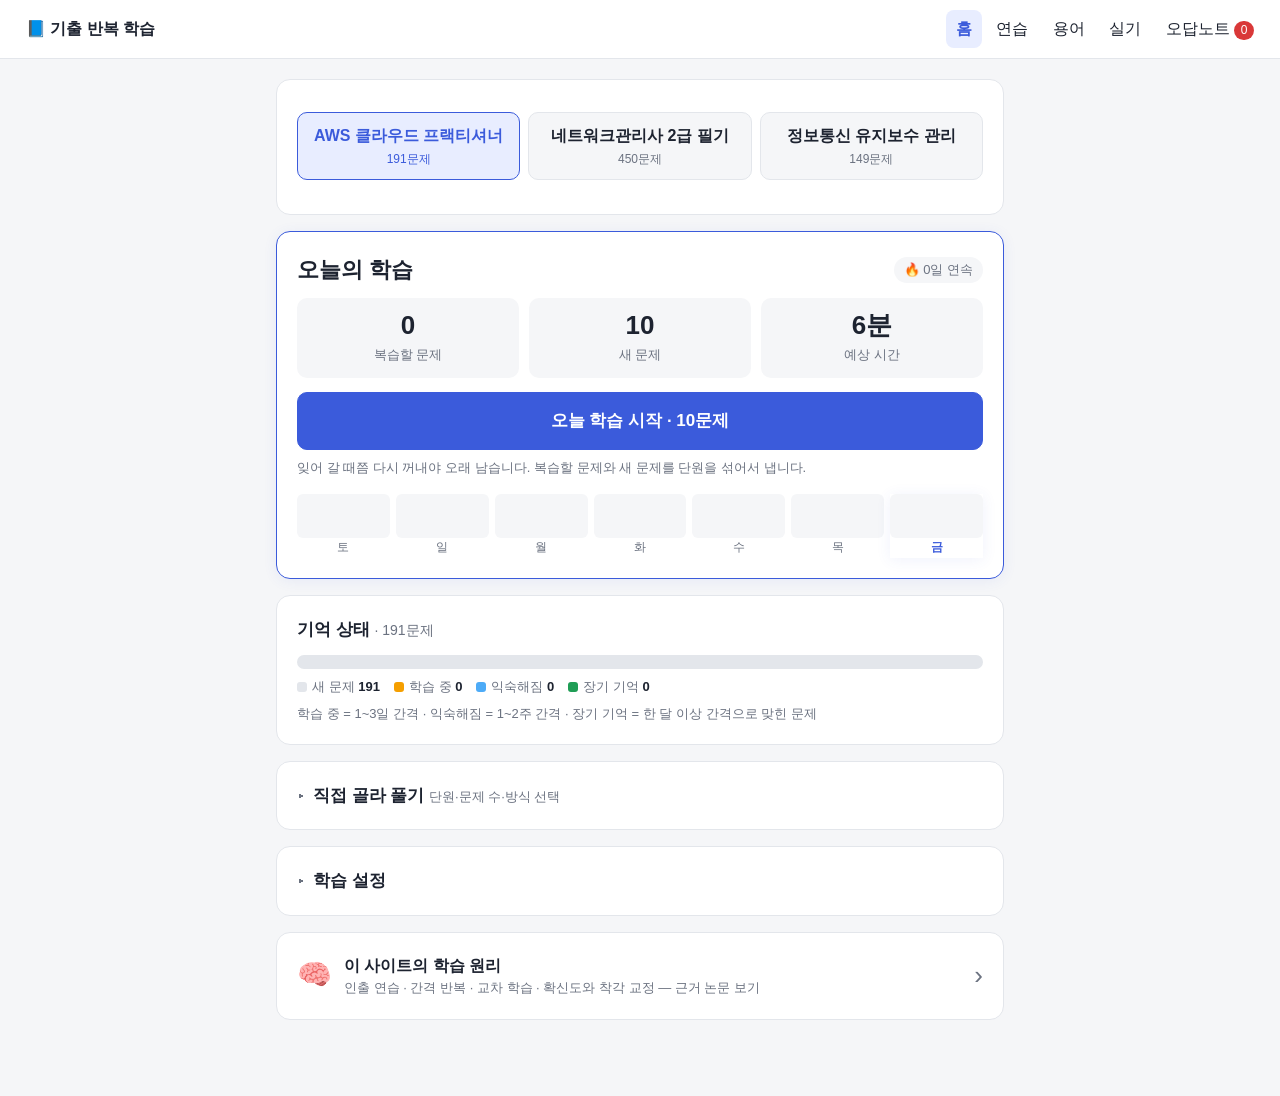
<file: index.html>
<!doctype html>
<html lang="ko">
<head>
  <meta charset="utf-8">
  <meta name="viewport" content="width=device-width, initial-scale=1">
  <title>기출 반복 학습</title>
  <link rel="stylesheet" href="style.css?v=20261124d">
</head>
<body>
  <header class="topbar">
    <button class="brand" data-go="home">📘 <span class="brand-t">기출 반복 학습</span></button>
    <nav>
      <button data-go="home">홈</button>
      <button data-go="practice">연습</button>
      <button data-go="glossary">용어</button>
      <button data-go="labs">실기</button>
      <button data-go="notes">오답노트 <span id="noteBadge" class="badge">0</span></button>
    </nav>
  </header>

  <main id="app"></main>

  <script src="data/bank.js?v=20261124d"></script>
  <script src="data/set1.js?v=20261124d"></script>
  <script src="data/set2.js?v=20261124d"></script>
  <script src="data/set3.js?v=20261124d"></script>
  <script src="data/set4.js?v=20261124d"></script>
  <script src="data/net2-1.js?v=20261124d"></script>
  <script src="data/net2-2.js?v=20261124d"></script>
  <script src="data/net2-3.js?v=20261124d"></script>
  <script src="data/net2-4.js?v=20261124d"></script>
  <script src="data/glossary.js?v=20261124d"></script>
  <script src="data/ict-1.js?v=20261124d"></script>
  <script src="data/ict-2.js?v=20261124d"></script>
  <script src="data/ict-3.js?v=20261124d"></script>
  <script src="data/ict-4.js?v=20261124d"></script>
  <script src="data/ict-5.js?v=20261124d"></script>
  <script src="data/glossary-net.js?v=20261124d"></script>
  <script src="data/glossary-ict.js?v=20261124d"></script>
  <script src="data/abbr.js?v=20261124d"></script>
  <script src="app.js?v=20261124d"></script>
  <script src="practice.js?v=20261124d"></script>
</body>
</html>
</file>
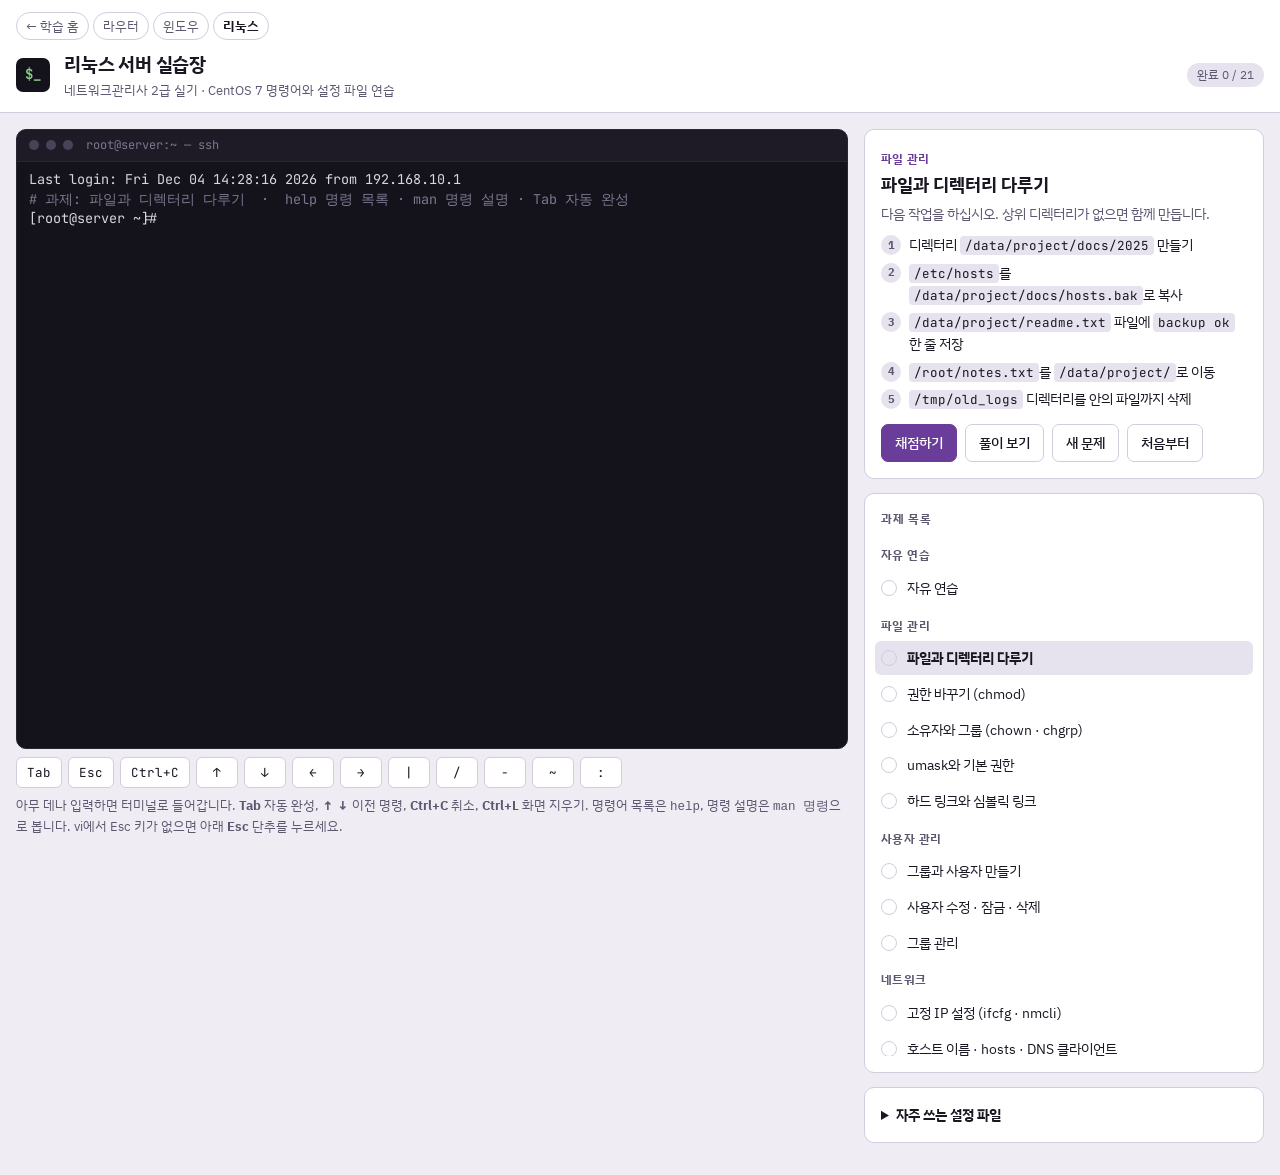
<file: linux/index.html>
<!doctype html>
<html lang="ko">
<head>
<meta charset="utf-8">
<meta name="viewport" content="width=device-width,initial-scale=1,viewport-fit=cover">
<title>리눅스 서버 실습장</title>
<meta name="claude:viewport-fit-sides" content="cover">
<link rel="preconnect" href="https://fonts.googleapis.com">
<link rel="preconnect" href="https://fonts.gstatic.com" crossorigin>
<link rel="stylesheet" href="https://fonts.googleapis.com/css2?family=IBM+Plex+Sans+KR:wght@400;500;700&family=JetBrains+Mono:wght@400;600&display=swap">
<style>
/* 레이아웃: 왼쪽은 CentOS 7 서버에 SSH로 붙은 터미널(아래에 터치용 특수 키 줄), 오른쪽은 과제·채점 패널. 좁은 화면에서는 위아래로 쌓는다. */
:root{
  --bg:#EFEDF3; --surface:#FFFFFF; --sunk:#E6E2EE; --line:#D2CCDD;
  --fg:#1A1622; --muted:#5E5770; --accent:#6A3D9A; --accent-ink:#FFFFFF;
  --ok:#1D8F53; --warn:#A86F08; --bad:#BE3B34;
  --t-bg:#14121A; --t-fg:#D9D6E0; --t-dim:#7D7790; --t-dir:#7AA9F2; --t-exe:#8FD18A; --t-lnk:#62D0D6; --t-arc:#F08A8A; --t-hi:#E7C36E; --t-err:#F2847B; --t-edge:#2A2533; --t-key:#1E1A26;
  --sans:"IBM Plex Sans KR","Apple SD Gothic Neo","Malgun Gothic","Noto Sans KR",system-ui,sans-serif;
  --mono:"JetBrains Mono",ui-monospace,"SFMono-Regular",Consolas,"D2Coding",monospace;
}
@media (prefers-color-scheme: dark){:root:not([data-theme="light"]){
  --bg:#100E15; --surface:#18151F; --sunk:#13111A; --line:#2C2738;
  --fg:#E6E2EE; --muted:#9A92AC; --accent:#B892EA; --accent-ink:#1E0F33;
  --ok:#3CC97E; --warn:#E3B13F; --bad:#EE6A61; --t-edge:#2C2738; color-scheme:dark}}
:root[data-theme="dark"]{
  --bg:#100E15; --surface:#18151F; --sunk:#13111A; --line:#2C2738;
  --fg:#E6E2EE; --muted:#9A92AC; --accent:#B892EA; --accent-ink:#1E0F33;
  --ok:#3CC97E; --warn:#E3B13F; --bad:#EE6A61; --t-edge:#2C2738; color-scheme:dark}
*{box-sizing:border-box}
[hidden]{display:none!important}
html,body{margin:0}
body{background:var(--bg);color:var(--fg);font-family:var(--sans);font-size:15px;line-height:1.55}
.wrap{max-width:1440px;margin:0 auto;padding-left:max(16px,env(safe-area-inset-left,0px));padding-right:max(16px,env(safe-area-inset-right,0px))}
button{font:inherit;color:inherit;cursor:pointer}
.top{background:var(--surface);border-bottom:1px solid var(--line)}
.top-in{display:flex;align-items:center;gap:14px;padding-block:12px;flex-wrap:wrap}
.logo{width:34px;height:34px;flex:none;border-radius:7px;background:var(--t-bg);display:grid;place-items:center;font-family:var(--mono);font-weight:600;color:var(--t-exe);font-size:14px}
.top h1{margin:0;font-size:19px;letter-spacing:-.01em}
.top p{margin:0;color:var(--muted);font-size:13px}
.top .sp{flex:1}
.pill{font-size:12px;padding:3px 10px;border-radius:99px;background:var(--sunk);color:var(--muted);font-variant-numeric:tabular-nums}
.layout{display:grid;grid-template-columns:minmax(0,1fr) 400px;gap:16px;padding-block:16px 32px;align-items:start}
@media (max-width:1100px){.layout{grid-template-columns:minmax(0,1fr)}}
.side{display:flex;flex-direction:column;gap:14px;min-width:0}
.card{background:var(--surface);border:1px solid var(--line);border-radius:10px;padding:16px;min-width:0}
.card h2{margin:0;font-size:18px;line-height:1.35;text-wrap:balance}
.card h3{margin:0 0 8px;font-size:12px;letter-spacing:.06em;text-transform:uppercase;color:var(--muted);font-weight:700}
.chip{display:inline-block;font-size:12px;font-weight:700;letter-spacing:.03em;color:var(--accent);margin-bottom:4px}
.lead{color:var(--muted);font-size:14px;margin:6px 0 10px}
.req{margin:0;padding:0;list-style:none;display:flex;flex-direction:column;gap:6px;counter-reset:r}
.req li{display:grid;grid-template-columns:22px 1fr;gap:6px;font-size:14px;counter-increment:r}
.req li::before{content:counter(r);font-size:11px;font-weight:700;width:20px;height:20px;border-radius:50%;background:var(--sunk);color:var(--muted);display:grid;place-items:center;margin-top:1px;font-variant-numeric:tabular-nums}
.req li.ok::before{content:"✓";background:var(--ok);color:var(--surface)}
.req li.no::before{content:"✗";background:var(--bad);color:var(--surface)}
.req code,.hint code,.ref code{font-family:var(--mono);font-size:12.5px;background:var(--sunk);padding:1px 5px;border-radius:4px;overflow-wrap:anywhere}
.req .cmp{grid-column:2;display:grid;grid-template-columns:auto 1fr;gap:3px 10px;font-size:12.5px;background:var(--sunk);border-radius:6px;padding:6px 8px;margin-top:2px;min-width:0}
.req .cmp .k{color:var(--muted);font-weight:700;white-space:nowrap}
.req .cmp .v{color:var(--bad);min-width:0;overflow-wrap:anywhere;font-family:var(--mono);font-size:12px}
.acts{display:flex;flex-wrap:wrap;gap:8px;margin-top:14px}
.btn{border:1px solid var(--line);background:var(--surface);border-radius:7px;padding:7px 13px;font-size:14px;font-weight:500}
.btn:hover{border-color:var(--accent)}
.btn.pri{background:var(--accent);border-color:var(--accent);color:var(--accent-ink)}
.btn:focus-visible,.tl button:focus-visible,.keys button:focus-visible{outline:2px solid var(--accent);outline-offset:2px}
.score{margin-top:12px;padding:10px 12px;border-radius:8px;background:var(--sunk);font-size:14px}
.score.all{color:var(--ok)}
.hint{margin-top:12px;font-size:13.5px;border-top:1px dashed var(--line);padding-top:10px}
.hint li.cmd{font-family:var(--mono);font-size:12.5px;overflow-wrap:anywhere}
.hint ol{margin:6px 0 0;padding-left:20px;display:flex;flex-direction:column;gap:4px}
.tl{display:flex;flex-direction:column;gap:2px;max-height:520px;overflow:auto;margin:0 -6px}
.tl .cat{font-size:12px;font-weight:700;color:var(--muted);padding:10px 6px 4px;letter-spacing:.04em}
.tl button{display:grid;grid-template-columns:18px 1fr;gap:8px;text-align:left;border:0;background:none;padding:6px;border-radius:6px;font-size:14px}
.tl button:hover{background:var(--sunk)}
.tl button.cur{background:var(--sunk);font-weight:700}
.tl .st{width:16px;height:16px;border-radius:50%;border:1.5px solid var(--line);margin-top:3px}
.tl .done .st{background:var(--ok);border-color:var(--ok)}
.ref summary{cursor:pointer;font-weight:700;font-size:14px}
.ref table{border-collapse:collapse;width:100%;font-size:13px;margin-top:8px}
.ref td{padding:4px 6px;border-top:1px solid var(--line);vertical-align:top}
.ref td:first-child{white-space:nowrap}
.stage{min-width:0}
.note{font-size:12.5px;color:var(--muted);margin-top:8px}

/* 터미널 */
.term{position:relative;height:620px;background:var(--t-bg);color:var(--t-fg);border:1px solid var(--t-edge);border-radius:10px;font-family:var(--mono);font-size:13.5px;line-height:1.45;display:flex;flex-direction:column;overflow:hidden}
@media (max-width:700px){.term{height:560px;font-size:12.5px}}
.tbar{display:flex;align-items:center;gap:7px;padding:7px 12px;background:var(--t-key);border-bottom:1px solid var(--t-edge);color:var(--t-dim);font-size:12px;flex:none}
.tbar i{width:10px;height:10px;border-radius:50%;background:#4A4357;display:inline-block}
.tbar span{margin-left:6px;white-space:nowrap;overflow:hidden;text-overflow:ellipsis}
.scr{flex:1;overflow:auto;padding:8px 12px 12px;white-space:pre-wrap;word-break:break-all;-webkit-user-select:text;user-select:text}
.scr .ln{min-height:1.45em}
.inl{display:flex;align-items:baseline;flex-wrap:wrap}
.inl input{flex:1;min-width:40px;background:transparent;border:0;outline:none;color:var(--t-fg);font:inherit;padding:0;caret-color:var(--t-hi)}
.c-dir{color:var(--t-dir);font-weight:600}.c-exe{color:var(--t-exe);font-weight:600}.c-lnk{color:var(--t-lnk);font-weight:600}.c-arc{color:var(--t-arc);font-weight:600}
.c-hi{color:var(--t-hi)}.c-err{color:var(--t-err)}.c-dim{color:var(--t-dim)}.c-ok{color:var(--t-exe)}.c-sw{background:#3B6E3B;color:#fff}.c-st{background:var(--t-dir);color:#000}
.keys{display:flex;gap:6px;flex-wrap:wrap;margin-top:8px}
.keys button{font-family:var(--mono);font-size:12.5px;background:var(--surface);border:1px solid var(--line);border-radius:6px;padding:5px 10px;min-width:42px}
.keys button:hover{border-color:var(--accent)}
/* vi */
.vi{position:absolute;inset:33px 0 0 0;background:var(--t-bg);display:flex;flex-direction:column;outline:none}
.vi .vb{flex:1;overflow:hidden;padding:4px 12px 0;white-space:pre}
.vi .vl{min-height:1.45em;overflow:hidden}
.vi .nu{color:var(--t-hi);display:inline-block;text-align:right;margin-right:1ch}
.vi .tld{color:var(--t-dir)}
.vi .cur{background:var(--t-fg);color:var(--t-bg)}
.vi .vs{flex:none;padding:2px 12px 6px;min-height:1.6em;white-space:pre;display:flex;gap:10px}
.vi .vs b{font-weight:600}
.vi .vs .r{margin-left:auto;color:var(--t-dim)}
.vi textarea{position:absolute;opacity:0;width:1px;height:1px;left:0;bottom:0;border:0;padding:0;resize:none}
.xnav{display:flex;gap:4px;flex-wrap:wrap;width:100%;font-size:13px;margin-bottom:-4px}
.xnav a{color:var(--muted);text-decoration:none;padding:3px 9px;border-radius:999px;border:1px solid var(--line)}
.xnav a:hover{color:inherit}.xnav a.on{color:inherit;font-weight:700}
</style>
</head>
<body>
<header class="top"><div class="wrap top-in">
<nav class="xnav" aria-label="사이트"><a href="../index.html">← 학습 홈</a><a href="../router/">라우터</a><a href="../windows/">윈도우</a><a href="../linux/" class="on">리눅스</a></nav>
  <div class="logo" aria-hidden="true">$_</div>
  <div><h1>리눅스 서버 실습장</h1><p>네트워크관리사 2급 실기 · CentOS 7 명령어와 설정 파일 연습</p></div>
  <div class="sp"></div>
  <span class="pill" id="prog">완료 0 / 0</span>
</div></header>
<main class="wrap layout">
  <section class="stage">
    <div class="term" id="term">
      <div class="tbar"><i></i><i></i><i></i><span id="ttl">root@server:~ — ssh</span></div>
      <div class="scr" id="scr" aria-live="polite"><div id="out"></div><div class="inl" id="inl"><span id="ps1"></span><input id="cmd" type="text" autocomplete="off" autocapitalize="off" spellcheck="false" aria-label="명령 입력"></div></div>
    </div>
    <div class="keys" id="keys" aria-label="특수 키"></div>
    <p class="note">아무 데나 입력하면 터미널로 들어갑니다. <b>Tab</b> 자동 완성, <b>↑ ↓</b> 이전 명령, <b>Ctrl+C</b> 취소, <b>Ctrl+L</b> 화면 지우기. 명령어 목록은 <code>help</code>, 명령 설명은 <code>man 명령</code>으로 봅니다. vi에서 Esc 키가 없으면 아래 <b>Esc</b> 단추를 누르세요.</p>
  </section>
  <aside class="side">
    <div class="card" id="taskCard"></div>
    <div class="card"><h3>과제 목록</h3><div class="tl" id="taskList"></div></div>
    <details class="card ref"><summary>자주 쓰는 설정 파일</summary><table id="refTable"></table></details>
  </aside>
</main>
<script>
'use strict';
/* ================= 도우미 ================= */
const $=(s,r=document)=>r.querySelector(s);
function h(tag,props,...kids){const el=document.createElement(tag);if(props)for(const k in props){const v=props[k];if(v==null||v===false)continue;
  if(k==='class')el.className=v;else if(k==='html')el.innerHTML=v;else if(k.startsWith('on')&&typeof v==='function')el.addEventListener(k.slice(2).toLowerCase(),v);else el.setAttribute(k,v===true?'':v);}
  for(const c of kids.flat(Infinity)){if(c==null||c===false)continue;el.append(c.nodeType?c:document.createTextNode(String(c)));}return el;}
const esc=s=>String(s).replace(/[&<>"]/g,c=>({'&':'&amp;','<':'&lt;','>':'&gt;','"':'&quot;'})[c]);
const clone=o=>JSON.parse(JSON.stringify(o));
const rnd=(a,b)=>a+Math.floor(Math.random()*(b-a+1));
const pick=a=>a[Math.floor(Math.random()*a.length)];
const shuffle=a=>{a=a.slice();for(let i=a.length-1;i>0;i--){const j=Math.floor(Math.random()*(i+1));[a[i],a[j]]=[a[j],a[i]];}return a;};
const LS={get(k,d){try{const v=localStorage.getItem('lxlab.'+k);return v===null?d:JSON.parse(v);}catch(e){return d;}},set(k,v){try{localStorage.setItem('lxlab.'+k,JSON.stringify(v));}catch(e){}}};
function ip2n(s){const p=String(s??'').trim().split('.');if(p.length!==4)return null;let n=0;for(const x of p){if(!/^\d{1,3}$/.test(x)||+x>255)return null;n=n*256+(+x);}return n;}
const n2ip=n=>[n>>>24,(n>>>16)&255,(n>>>8)&255,n&255].join('.');
const isIP=s=>ip2n(s)!=null;
const pfx2mask=p=>n2ip(p<=0?0:(0xFFFFFFFF<<(32-p))>>>0);
function mask2pfx(m){const n=ip2n(m);if(n==null)return null;let p=0;while(p<32&&((n>>>(31-p))&1))p++;return ip2n(pfx2mask(p))===n?p:null;}
const netOf=(ip,p)=>n2ip((ip2n(ip)&ip2n(pfx2mask(p)))>>>0);
const NOW=()=>Date.now();
const MON=['Jan','Feb','Mar','Apr','May','Jun','Jul','Aug','Sep','Oct','Nov','Dec'];
const lsDate=t=>{const d=new Date(t);return `${MON[d.getMonth()]} ${String(d.getDate()).padStart(2)} ${String(d.getHours()).padStart(2,'0')}:${String(d.getMinutes()).padStart(2,'0')}`;};
const ctime=t=>{const p=new Date(t).toString().split(' ');return `${p[0]} ${p[1]} ${p[2]} ${p[4]} ${p[3]}`;};
const dayNo=()=>Math.floor(NOW()/864e5);
const uuid=()=>'xxxxxxxx-xxxx-4xxx-yxxx-xxxxxxxxxxxx'.replace(/[xy]/g,c=>{const r=Math.random()*16|0;return (c==='x'?r:(r&3|8)).toString(16);});

/* ================= 파일 시스템 ================= */
const D=(mode=0o755,uid=0,gid=0)=>({t:'d',mode,uid,gid,mtime:NOW(),kids:{}});
const F=(data='',mode=0o644,uid=0,gid=0)=>({t:'f',mode,uid,gid,mtime:NOW(),data});
const L=target=>({t:'l',mode:0o777,uid:0,gid:0,mtime:NOW(),target});
function normPath(p,cwd){
  if(p==null)p='';
  if(p==='~'||p.startsWith('~/'))p=homeOf(S.user)+p.slice(1);
  else if(/^~[a-z_]/.test(p)){const m=p.match(/^~([^/]+)(.*)$/);const u=S.users.find(x=>x.name===m[1]);if(u)p=u.home+m[2];}
  const abs=p.startsWith('/')?p:(cwd||S.cwd)+'/'+p;
  const out=[];for(const part of abs.split('/')){if(!part||part==='.')continue;if(part==='..')out.pop();else out.push(part);}
  return '/'+out.join('/');
}
const dirname=p=>{const i=p.lastIndexOf('/');return i<=0?'/':p.slice(0,i);};
const basename=p=>p==='/'?'/':p.slice(p.lastIndexOf('/')+1);
function mountAt(path){const m=S.mounts.find(m=>m.dir===path);return m?S.disks[m.dev].root:null;}
function lookup(path,follow=true,depth=0){
  if(depth>20)return null;
  const abs=normPath(path);
  let node=S.fs,cur='',parent=null,name='/';
  const parts=abs.split('/').filter(Boolean);
  const mr=mountAt('/');if(mr)node=mr;
  for(let i=0;i<parts.length;i++){
    if(node.t!=='d')return null;
    const ch=node.kids[parts[i]];if(!ch)return null;
    parent=node;name=parts[i];cur+='/'+parts[i];
    if(ch.t==='l'&&(follow||i<parts.length-1)){const tgt=ch.target.startsWith('/')?ch.target:dirname(cur)+'/'+ch.target;const r=lookup(normPath(tgt,'/')+(i<parts.length-1?'/'+parts.slice(i+1).join('/'):''),follow,depth+1);if(!r)return null;return {...r,path:abs,viaLink:true};}
    node=ch;
    if(node.t==='d'){const m=mountAt(cur);if(m)node=m;}
  }
  return {node,parent,name,path:abs};
}
const exists=p=>!!lookup(p);
const isDir=p=>{const r=lookup(p);return r&&r.node.t==='d';};
function readFile(p){const r=lookup(p);if(!r)return null;const n=r.node;if(n.t!=='f')return null;return n.gen?n.gen():(n.data??'');}
function writeFile(p,data,o={}){
  const abs=normPath(p);let r=lookup(abs);
  if(r&&r.node.t==='d')return 'dir';
  if(r){const n=r.node;if(n.save)n.save(data);else{if(o.append)n.data=(n.gen?n.gen():(n.data||''))+data;else n.data=data;delete n.arch;delete n.gz;}n.mtime=NOW();return null;}
  const pd=lookup(dirname(abs));if(!pd||pd.node.t!=='d')return 'nodir';
  const me=curUser();pd.node.kids[basename(abs)]=F(data,0o666&~S.umask,me.uid,me.gid);pd.node.mtime=NOW();return null;
}
function put(path,node){const parts=path.split('/').filter(Boolean);let d=S.fs;for(let i=0;i<parts.length-1;i++){if(!d.kids[parts[i]])d.kids[parts[i]]=D();d=d.kids[parts[i]];}d.kids[parts[parts.length-1]]=node;return node;}
function walk(node,path,fn,depth=0){fn(node,path,depth);if(node.t==='d'){const real=depth>0?(mountAt(path)||node):node;for(const k of Object.keys(real.kids).sort())walk(real.kids[k],(path==='/'?'':path)+'/'+k,fn,depth+1);}}
const nodeSize=n=>n.t==='d'?(n.size||4096):n.t==='l'?n.target.length:(n.size!=null?n.size:(n.gen?n.gen():(n.data||'')).length);

/* 권한 문자열 */
function modeStr(n){
  const t=n.t==='d'?'d':n.t==='l'?'l':n.dev==='b'?'b':n.dev==='c'?'c':'-';const m=n.mode;
  const r=(b,c)=>m&b?c:'-';
  let s=t+r(0o400,'r')+r(0o200,'w')+(m&0o4000?(m&0o100?'s':'S'):r(0o100,'x'))+r(0o40,'r')+r(0o20,'w')+(m&0o2000?(m&0o10?'s':'S'):r(0o10,'x'))+r(0o4,'r')+r(0o2,'w')+(m&0o1000?(m&0o1?'t':'T'):r(0o1,'x'));
  return s+'.';
}
const oct=m=>(m&0o7000?(m>>9).toString():'')+((m&0o777).toString(8).padStart(3,'0'));

/* ================= 사용자 ================= */
const homeOf=n=>{const u=S.users.find(x=>x.name===n);return u?u.home:'/';};
const curUser=()=>S.users.find(u=>u.name===S.user)||S.users[0];
const uname=uid=>S.users.find(u=>u.uid===uid)?.name??String(uid);
const gname=gid=>S.groups.find(g=>g.gid===gid)?.name??String(gid);
const userBy=n=>S.users.find(u=>u.name===n);
const groupBy=n=>/^\d+$/.test(n)?S.groups.find(g=>g.gid===+n):S.groups.find(g=>g.name===n);
const mkU=(name,uid,gid,gecos,home,shell,o={})=>Object.assign({name,uid,gid,gecos,home,shell,hash:'*',pw:null,lastchg:dayNo()-30,min:0,max:99999,warn:7,inact:'',expire:''},o);
function genPasswd(){return S.users.map(u=>`${u.name}:x:${u.uid}:${u.gid}:${u.gecos}:${u.home}:${u.shell}`).join('\n')+'\n';}
function genShadow(){return S.users.map(u=>`${u.name}:${u.hash}:${u.lastchg}:${u.min}:${u.max}:${u.warn}:${u.inact}:${u.expire===''?'':u.expire}:`).join('\n')+'\n';}
function genGroup(){return S.groups.map(g=>`${g.name}:x:${g.gid}:${g.mem.join(',')}`).join('\n')+'\n';}
function savePasswd(t){const old=S.users;S.users=t.split('\n').filter(l=>l.trim()&&!l.startsWith('#')).map(l=>{const f=l.split(':');const o=old.find(u=>u.name===f[0]);return Object.assign(o?clone(o):mkU(f[0],0,0,'','/','/bin/bash',{hash:'!!'}),{name:f[0],uid:+f[2]||0,gid:+f[3]||0,gecos:f[4]||'',home:f[5]||'/',shell:f[6]||''});});}
function saveShadow(t){t.split('\n').forEach(l=>{const f=l.split(':');const u=userBy(f[0]);if(u&&f.length>=8){u.hash=f[1];u.lastchg=+f[2]||0;u.min=f[3]===''?'':+f[3];u.max=f[4]===''?'':+f[4];u.warn=f[5]===''?'':+f[5];u.inact=f[6];u.expire=f[7]===''?'':+f[7];}});}
function saveGroup(t){S.groups=t.split('\n').filter(l=>l.trim()&&!l.startsWith('#')).map(l=>{const f=l.split(':');return {name:f[0],gid:+f[2]||0,mem:(f[3]||'').split(',').map(x=>x.trim()).filter(Boolean)};});}
const hashOf=pw=>'$6$'+Math.random().toString(36).slice(2,10)+'$'+btoa(unescape(encodeURIComponent(pw+'::salt'))).replace(/=/g,'').slice(0,43).padEnd(43,'x');
const userGroups=u=>{const pri=gname(u.gid);return [pri,...S.groups.filter(g=>g.mem.includes(u.name)&&g.gid!==u.gid).map(g=>g.name)];};

/* ================= 서비스·패키지 ================= */
const PKGS={
  'openssh-server':{v:'7.4p1-21.el7',svc:'sshd',desc:'An open source SSH server daemon'},
  'httpd':{v:'2.4.6-97.el7.centos.5',svc:'httpd',desc:'Apache HTTP Server'},
  'vsftpd':{v:'3.0.2-29.el7_9',svc:'vsftpd',desc:'Very Secure Ftp Daemon'},
  'samba':{v:'4.10.16-25.el7_9',svc:'smb',desc:'Server and Client software to interoperate with Windows machines'},
  'bind':{v:'9.11.4-26.P2.el7_9.15',svc:'named',desc:'The Berkeley Internet Name Domain (BIND) DNS server'},
  'mariadb-server':{v:'5.5.68-1.el7',svc:'mariadb',desc:'The MariaDB server and related files'},
  'dhcp':{v:'4.2.5-83.el7.centos.1',svc:'dhcpd',desc:'Dynamic host configuration protocol software'},
  'nfs-utils':{v:'1.3.0-0.68.el7.2',svc:'nfs-server',desc:'NFS utilities and supporting clients and daemons'},
  'telnet-server':{v:'0.17-66.el7',svc:'telnet.socket',desc:'The server program for the Telnet remote login protocol'},
  'telnet':{v:'0.17-66.el7',desc:'The client program for the Telnet remote login protocol'},
  'tftp-server':{v:'5.2-22.el7',svc:'tftp.socket',desc:'The server for the Trivial File Transfer Protocol (TFTP)'},
  'php':{v:'5.4.16-48.el7',desc:'PHP scripting language for creating dynamic web sites'},
  'net-tools':{v:'2.0-0.25.20131004git.el7',desc:'Basic networking tools (ifconfig, netstat, route)'},
  'bind-utils':{v:'9.11.4-26.P2.el7_9.15',desc:'Utilities for querying DNS name servers (nslookup, dig, host)'},
  'vim-enhanced':{v:'7.4.629-8.el7_9',desc:'A version of the VIM editor which includes recent enhancements'},
  'firewalld':{v:'0.6.3-13.el7_9',svc:'firewalld',desc:'A firewall daemon with D-Bus interface providing a dynamic firewall'},
  'crontabs':{v:'1.11-6.20121102git.el7',svc:'crond',desc:'Root crontab files used to schedule the execution of programs'},
  'NetworkManager':{v:'1.18.8-2.el7_9',svc:'NetworkManager',desc:'Network connection manager and user applications'},
  'traceroute':{v:'2.0.22-2.el7',desc:'Traces the route taken by packets over an IPv4/IPv6 network'},
  'wget':{v:'1.14-18.el7_6.1',desc:'A utility for retrieving files using the HTTP or FTP protocols'},
  'nmap':{v:'6.40-19.el7',desc:'Network exploration tool and security scanner'},
};
const SVCDESC={sshd:'OpenSSH server daemon',httpd:'The Apache HTTP Server',vsftpd:'Vsftpd ftp daemon',smb:'Samba SMB Daemon',named:'Berkeley Internet Name Domain (DNS)',mariadb:'MariaDB database server',dhcpd:'DHCPv4 Server Daemon','nfs-server':'NFS server and services','telnet.socket':'Telnet Server Activation Socket','tftp.socket':'Tftp Server Activation Socket',firewalld:'firewalld - dynamic firewall daemon',crond:'Command Scheduler',NetworkManager:'Network Manager',network:'LSB: Bring up/down networking'};
const svcPkg=s=>s==='network'?'NetworkManager':Object.keys(PKGS).find(p=>PKGS[p].svc===s);
const svcInstalled=s=>{const p=svcPkg(s);return !!p&&S.pkgs.includes(p);};
function confVal(path,key){const t=readFile(path);if(t==null)return null;let v=null;t.split('\n').forEach(l=>{const m=l.match(new RegExp('^\\s*'+key+'\\s+(.+?)\\s*$','i'));if(m)v=m[1];});return v;}
function svcPorts(s){
  if(s==='sshd'){const p=confVal('/etc/ssh/sshd_config','Port');return [['tcp',+(p||22)]];}
  if(s==='httpd'){const t=readFile('/etc/httpd/conf/httpd.conf')||'';const ps=[];t.split('\n').forEach(l=>{const m=l.match(/^\s*Listen\s+(?:[\d.]+:)?(\d+)/i);if(m)ps.push(['tcp',+m[1]]);});return ps.length?ps:[['tcp',80]];}
  return ({vsftpd:[['tcp',21]],smb:[['tcp',139],['tcp',445]],named:[['tcp',53],['udp',53]],mariadb:[['tcp',3306]],dhcpd:[['udp',67]],'nfs-server':[['tcp',2049]],'telnet.socket':[['tcp',23]],'tftp.socket':[['udp',69]],crond:[],firewalld:[],NetworkManager:[]})[s]||[];
}
const PROCNAME={sshd:'/usr/sbin/sshd -D',httpd:'/usr/sbin/httpd -DFOREGROUND',vsftpd:'/usr/sbin/vsftpd /etc/vsftpd/vsftpd.conf',smb:'/usr/sbin/smbd --foreground --no-process-group',named:'/usr/sbin/named -u named -c /etc/named.conf',mariadb:'/usr/libexec/mysqld --basedir=/usr',dhcpd:'/usr/sbin/dhcpd -f -cf /etc/dhcp/dhcpd.conf','nfs-server':'[nfsd]',crond:'/usr/sbin/crond -n',firewalld:'/usr/bin/python2 -Es /usr/sbin/firewalld --nofork --nopid',NetworkManager:'/usr/sbin/NetworkManager --no-daemon'};
const FWSVC={ssh:[['tcp',22]],http:[['tcp',80]],https:[['tcp',443]],ftp:[['tcp',21]],dns:[['tcp',53],['udp',53]],samba:[['tcp',139],['tcp',445]],mysql:[['tcp',3306]],dhcp:[['udp',67]],nfs:[['tcp',2049]],telnet:[['tcp',23]],tftp:[['udp',69]],'dhcpv6-client':[['udp',546]],ntp:[['udp',123]],smtp:[['tcp',25]]};
</script>
<script>
/* ================= 서버 처음 상태 ================= */
let S=null;
const SSHD=`#	$OpenBSD: sshd_config,v 1.100 2016/08/15 12:32:04 naddy Exp $

# This is the sshd server system-wide configuration file.  See
# sshd_config(5) for more information.

#Port 22
#AddressFamily any
#ListenAddress 0.0.0.0
#ListenAddress ::

HostKey /etc/ssh/ssh_host_rsa_key
HostKey /etc/ssh/ssh_host_ecdsa_key
HostKey /etc/ssh/ssh_host_ed25519_key

# Logging
SyslogFacility AUTHPRIV
#LogLevel INFO

# Authentication:

#LoginGraceTime 2m
#PermitRootLogin yes
#StrictModes yes
#MaxAuthTries 6
#MaxSessions 10

#PubkeyAuthentication yes
AuthorizedKeysFile	.ssh/authorized_keys

#PermitEmptyPasswords no
PasswordAuthentication yes

ChallengeResponseAuthentication no

GSSAPIAuthentication yes
GSSAPICleanupCredentials no

UsePAM yes

X11Forwarding yes
#PrintMotd yes
#ClientAliveInterval 0
#ClientAliveCountMax 3
#UseDNS yes

# override default of no subsystems
Subsystem	sftp	/usr/libexec/openssh/sftp-server
`;
const HTTPD=`#
# This is the main Apache HTTP server configuration file.  It contains the
# configuration directives that give the server its instructions.
#
ServerRoot "/etc/httpd"

#
# Listen: Allows you to bind Apache to specific IP addresses and/or
# ports, instead of the default. See also the <VirtualHost>
# directive.
#
#Listen 12.34.56.78:80
Listen 80

Include conf.modules.d/*.conf

User apache
Group apache

ServerAdmin root@localhost

#
# ServerName gives the name and port that the server uses to identify itself.
#
#ServerName www.example.com:80

<Directory />
    AllowOverride none
    Require all denied
</Directory>

#
# DocumentRoot: The directory out of which you will serve your
# documents.
#
DocumentRoot "/var/www/html"

<Directory "/var/www">
    AllowOverride None
    Require all granted
</Directory>

<Directory "/var/www/html">
    Options Indexes FollowSymLinks
    AllowOverride None
    Require all granted
</Directory>

#
# DirectoryIndex: sets the file that Apache will serve if a directory
# is requested.
#
<IfModule dir_module>
    DirectoryIndex index.html
</IfModule>

ErrorLog "logs/error_log"
LogLevel warn

AddDefaultCharset UTF-8
IncludeOptional conf.d/*.conf
`;
const VSFTPD=`# Example config file /etc/vsftpd/vsftpd.conf
#
# Allow anonymous FTP? (Beware - allowed by default if you comment this out).
anonymous_enable=YES
#
# Uncomment this to allow local users to log in.
local_enable=YES
#
# Uncomment this to enable any form of FTP write command.
write_enable=YES
#
# Default umask for local users is 077.
local_umask=022
#
#anon_upload_enable=YES
#anon_mkdir_write_enable=YES
dirmessage_enable=YES
xferlog_enable=YES
connect_from_port_20=YES
xferlog_std_format=YES
#chroot_local_user=YES
listen=NO
listen_ipv6=YES

pam_service_name=vsftpd
userlist_enable=YES
tcp_wrappers=YES
`;
const FSTAB=u=>`
#
# /etc/fstab
# Created by anaconda on Mon Mar  7 10:21:45 2022
#
# Accessible filesystems, by reference, are maintained under '/dev/disk'
# See man pages fstab(5), findfs(8), mount(8) and/or blkid(8) for more info
#
/dev/mapper/centos-root /                       xfs     defaults        0 0
UUID=${u} /boot                   xfs     defaults        0 0
/dev/mapper/centos-swap swap                    swap    defaults        0 0
`;
const IFCFG_DHCP=u=>`TYPE=Ethernet
PROXY_METHOD=none
BROWSER_ONLY=no
BOOTPROTO=dhcp
DEFROUTE=yes
IPV4_FAILURE_FATAL=no
IPV6INIT=yes
IPV6_AUTOCONF=yes
IPV6_DEFROUTE=yes
IPV6_FAILURE_FATAL=no
IPV6_ADDR_GEN_MODE=stable-privacy
NAME=ens33
UUID=${u}
DEVICE=ens33
ONBOOT=yes
`;
const LOGIN_DEFS=`#
# Please note that the parameters in this configuration file control the
# behavior of the tools from the shadow-utils component.
#
MAIL_DIR	/var/spool/mail

# Password aging controls:
#
#	PASS_MAX_DAYS	Maximum number of days a password may be used.
#	PASS_MIN_DAYS	Minimum number of days allowed between password changes.
#	PASS_MIN_LEN	Minimum acceptable password length.
#	PASS_WARN_AGE	Number of days warning given before a password expires.
#
PASS_MAX_DAYS	99999
PASS_MIN_DAYS	0
PASS_MIN_LEN	5
PASS_WARN_AGE	7

UID_MIN                  1000
UID_MAX                 60000
GID_MIN                  1000
GID_MAX                 60000

CREATE_HOME	yes
UMASK           077
USERGROUPS_ENAB yes
ENCRYPT_METHOD SHA512
`;
function baseState(){
  S={host:'server',user:'root',cwd:'/root',umask:0o022,users:[],groups:[],fs:D(0o555),mounts:[],disks:{},net:{},svc:{},fw:{},pkgs:[],extraProcs:[],hist:[],log:[],stack:[],nextPid:3120,crontabs:{}};
  const U=(n,uid,gid,g,home,sh)=>S.users.push(mkU(n,uid,gid,g,home,sh));
  U('root',0,0,'root','/root','/bin/bash');U('bin',1,1,'bin','/bin','/sbin/nologin');U('daemon',2,2,'daemon','/sbin','/sbin/nologin');U('adm',3,4,'adm','/var/adm','/sbin/nologin');
  U('lp',4,7,'lp','/var/spool/lpd','/sbin/nologin');U('sync',5,0,'sync','/sbin','/bin/sync');U('shutdown',6,0,'shutdown','/sbin','/sbin/shutdown');U('halt',7,0,'halt','/sbin','/sbin/halt');
  U('mail',8,12,'mail','/var/spool/mail','/sbin/nologin');U('operator',11,0,'operator','/root','/sbin/nologin');U('games',12,100,'games','/usr/games','/sbin/nologin');U('ftp',14,50,'FTP User','/var/ftp','/sbin/nologin');
  U('nobody',99,99,'Nobody','/','/sbin/nologin');U('systemd-network',192,192,'systemd Network Management','/','/sbin/nologin');U('dbus',81,81,'System message bus','/','/sbin/nologin');
  U('polkitd',999,998,'User for polkitd','/','/sbin/nologin');U('sshd',74,74,'Privilege-separated SSH','/var/empty/sshd','/sbin/nologin');U('postfix',89,89,'','/var/spool/postfix','/sbin/nologin');
  U('apache',48,48,'Apache','/usr/share/httpd','/sbin/nologin');U('admin',1000,1000,'admin','/home/admin','/bin/bash');
  S.users[0].hash=hashOf('centos');S.users[0].pw='centos';S.users[0].lastchg=dayNo()-200;
  const adm=userBy('admin');adm.hash=hashOf('admin1234');adm.pw='admin1234';
  [['root',0],['bin',1],['daemon',2],['sys',3],['adm',4],['tty',5],['disk',6],['lp',7],['mem',8],['kmem',9],['wheel',10],['cdrom',11],['mail',12],['man',15],['dialout',18],['floppy',19],['games',20],['tape',33],['video',39],['ftp',50],['lock',54],['audio',63],['nobody',99],['users',100],['utmp',22],['input',999],['systemd-journal',190],['systemd-network',192],['dbus',81],['polkitd',998],['ssh_keys',997],['sshd',74],['postdrop',90],['postfix',89],['apache',48],['admin',1000]]
    .forEach(([n,g])=>S.groups.push({name:n,gid:g,mem:[]}));
  groupBy('wheel').mem.push('admin');groupBy('adm').mem.push('daemon');groupBy('bin').mem.push('daemon');
  /* 파일 */
  const fs=S.fs;['boot','dev','etc','home','media','mnt','opt','proc','root','run','srv','sys','tmp','usr','var'].forEach(d=>fs.kids[d]=D());
  fs.kids.root.mode=0o550;fs.kids.tmp.mode=0o1777;fs.kids.proc.mode=0o555;
  fs.kids.bin=L('usr/bin');fs.kids.sbin=L('usr/sbin');fs.kids.lib=L('usr/lib');fs.kids.lib64=L('usr/lib64');
  const BINS='awk bash cal cat chage chgrp chmod chown cp crontab cut date df dig du echo env file find firewall-cmd free grep groups gunzip gzip bzip2 bunzip2 head host hostname hostnamectl id ip kill killall last less ln ls lsblk man mkdir more mount mv nmcli nslookup passwd pgrep ping pkill ps pwd rm rmdir rpm sed sort ss stat su sudo systemctl tail tar top touch tr uname uniq umount uptime vi vim w wc whereis which who whoami yum zip'.split(' ');
  put('/usr/bin/.keep',F(''));delete lookup('/usr/bin').node.kids['.keep'];
  BINS.forEach(b=>put('/usr/bin/'+b,Object.assign(F('',0o755),{size:117000+b.length*913})));
  'useradd usermod userdel groupadd groupmod groupdel gpasswd ifconfig route netstat arp fdisk mkfs mkfs.ext4 mkfs.xfs blkid reboot shutdown init sshd httpd vsftpd crond chkconfig service ifup ifdown traceroute'.split(' ').forEach(b=>put('/usr/sbin/'+b,Object.assign(F('',0o755),{size:84000+b.length*733})));
  lookup('/usr/bin/passwd').node.mode=0o4755;lookup('/usr/bin/su').node.mode=0o4755;lookup('/usr/bin/crontab').node.mode=0o4755;
  put('/usr/lib/.d',F(''));put('/usr/lib64/.d',F(''));put('/usr/share/doc/.d',F(''));put('/usr/local/bin/.d',F(''));
  ['/usr/lib','/usr/lib64','/usr/share/doc','/usr/local/bin'].forEach(p=>delete lookup(p).node.kids['.d']);
  put('/etc/passwd',Object.assign(F(),{gen:genPasswd,save:savePasswd}));
  put('/etc/shadow',Object.assign(F('',0o000),{gen:genShadow,save:saveShadow}));
  put('/etc/group',Object.assign(F(),{gen:genGroup,save:saveGroup}));
  put('/etc/gshadow',Object.assign(F('',0o000),{gen:()=>S.groups.map(g=>`${g.name}:!::${g.mem.join(',')}`).join('\n')+'\n',save:()=>{}}));
  put('/etc/hostname',Object.assign(F(),{gen:()=>S.hostFile+'\n',save:t=>{S.hostFile=t.split('\n')[0].trim();}}));S.hostFile='server';
  put('/etc/hosts',F('127.0.0.1   localhost localhost.localdomain localhost4 localhost4.localdomain4\n::1         localhost localhost.localdomain localhost6 localhost6.localdomain6\n'));
  put('/etc/resolv.conf',F('# Generated by NetworkManager\nnameserver 192.168.10.2\n'));
  put('/etc/fstab',F(FSTAB(uuid())));
  put('/etc/redhat-release',F('CentOS Linux release 7.9.2009 (Core)\n'));
  put('/etc/centos-release',L('redhat-release'));
  put('/etc/os-release',F('NAME="CentOS Linux"\nVERSION="7 (Core)"\nID="centos"\nID_LIKE="rhel fedora"\nVERSION_ID="7"\nPRETTY_NAME="CentOS Linux 7 (Core)"\n'));
  put('/etc/motd',F(''));put('/etc/issue',F('\\S\nKernel \\r on an \\m\n\n'));
  put('/etc/login.defs',F(LOGIN_DEFS));
  put('/etc/shells',F('/bin/sh\n/bin/bash\n/sbin/nologin\n/usr/bin/sh\n/usr/bin/bash\n/usr/sbin/nologin\n'));
  put('/etc/crontab',F('SHELL=/bin/bash\nPATH=/sbin:/bin:/usr/sbin:/usr/bin\nMAILTO=root\n\n# Example of job definition:\n# .---------------- minute (0 - 59)\n# |  .------------- hour (0 - 23)\n# |  |  .---------- day of month (1 - 31)\n# |  |  |  .------- month (1 - 12) OR jan,feb,mar,apr ...\n# |  |  |  |  .---- day of week (0 - 6) (Sunday=0 or 7) OR sun,mon,tue,wed,thu,fri,sat\n# |  |  |  |  |\n# *  *  *  *  * user-name  command to be executed\n'));
  put('/etc/ssh/sshd_config',F(SSHD,0o600));put('/etc/ssh/ssh_config',F('Host *\n\tGSSAPIAuthentication yes\n\tForwardX11Trusted yes\n'));
  put('/etc/httpd/conf/httpd.conf',F(HTTPD));put('/etc/httpd/conf.d/welcome.conf',F('<LocationMatch "^/+$">\n    Options -Indexes\n    ErrorDocument 403 /.noindex.html\n</LocationMatch>\n'));
  put('/etc/httpd/logs',L('../../var/log/httpd'));put('/var/log/httpd/error_log',F(''));put('/var/log/httpd/access_log',F(''));
  put('/var/www/html/.keep',F(''));delete lookup('/var/www/html').node.kids['.keep'];put('/var/www/cgi-bin/.keep',F(''));delete lookup('/var/www/cgi-bin').node.kids['.keep'];
  put('/etc/sysconfig/network-scripts/ifcfg-ens33',F(IFCFG_DHCP(uuid())));
  put('/etc/sysconfig/network-scripts/ifcfg-lo',F('DEVICE=lo\nIPADDR=127.0.0.1\nNETMASK=255.0.0.0\nNETWORK=127.0.0.0\nBROADCAST=127.255.255.255\nONBOOT=yes\nNAME=loopback\n'));
  put('/etc/sysconfig/network',F('# Created by anaconda\n'));
  put('/etc/selinux/config',F('SELINUX=enforcing\nSELINUXTYPE=targeted\n'));
  put('/etc/skel/.bashrc',F('# .bashrc\n\n# Source global definitions\nif [ -f /etc/bashrc ]; then\n\t. /etc/bashrc\nfi\n'));
  put('/etc/skel/.bash_profile',F('# .bash_profile\n\nPATH=$PATH:$HOME/.local/bin:$HOME/bin\nexport PATH\n'));put('/etc/skel/.bash_logout',F('# ~/.bash_logout\n'));
  put('/etc/sudoers',F('root\tALL=(ALL) \tALL\n%wheel\tALL=(ALL)\tALL\n',0o440));
  put('/etc/yum.repos.d/CentOS-Base.repo',F('[base]\nname=CentOS-$releasever - Base\nmirrorlist=http://mirrorlist.centos.org/?release=$releasever&arch=$basearch&repo=os\ngpgcheck=1\n'));
  put('/root/anaconda-ks.cfg',F('#version=DEVEL\n# System authorization information\nauth --enableshadow --passalgo=sha512\n',0o600));
  put('/root/.bashrc',F("# .bashrc\nalias rm='rm -i'\nalias cp='cp -i'\nalias mv='mv -i'\n"));put('/root/.bash_profile',F('# .bash_profile\n'));
  put('/home/admin/.bashrc',F('# .bashrc\n',0o644,1000,1000));put('/home/admin/.bash_profile',F('# .bash_profile\n',0o644,1000,1000));
  lookup('/home/admin').node.mode=0o700;Object.assign(lookup('/home/admin').node,{uid:1000,gid:1000});
  put('/var/log/messages',F(`Nov 21 09:00:01 server systemd: Started Session 1 of user root.\nNov 21 09:01:12 server NetworkManager[812]: <info>  dhcp4 (ens33): address 192.168.10.128\nNov 21 09:05:33 server sshd[1290]: Accepted password for root from 192.168.10.1 port 51022 ssh2\nNov 21 09:12:40 server systemd: Started Command Scheduler.\n`,0o600));
  put('/var/log/secure',F(`Nov 21 09:05:33 server sshd[1290]: Accepted password for root from 192.168.10.1 port 51022 ssh2\nNov 21 09:20:11 server sshd[1402]: Failed password for invalid user test from 10.0.0.7 port 40112 ssh2\nNov 21 09:20:15 server sshd[1402]: Failed password for root from 10.0.0.7 port 40112 ssh2\n`,0o600));
  put('/var/log/cron',F('',0o600));put('/var/spool/cron/.k',F(''));delete lookup('/var/spool/cron').node.kids['.k'];lookup('/var/spool/cron').node.mode=0o700;
  put('/var/spool/mail/root',F('',0o600));put('/var/ftp/pub/.k',F(''));delete lookup('/var/ftp/pub').node.kids['.k'];
  put('/boot/vmlinuz-3.10.0-1160.el7.x86_64',Object.assign(F('',0o755),{size:6769256}));put('/boot/initramfs-3.10.0-1160.el7.x86_64.img',Object.assign(F('',0o600),{size:21320146}));
  const dv=(n,t,maj)=>put('/dev/'+n,Object.assign(F('',t==='b'?0o660:0o666,0,t==='b'?6:5),{dev:t,size:0}));
  ['sda','sda1','sda2','sdb','sdb1','sr0'].forEach(n=>dv(n,'b'));['null','zero','random','urandom','tty','console'].forEach(n=>dv(n,'c'));
  lookup('/dev/null').node.save=()=>{};lookup('/dev/null').node.gen=()=>'';
  put('/dev/mapper/centos-root',L('../dm-0'));put('/dev/mapper/centos-swap',L('../dm-1'));dv('dm-0','b');dv('dm-1','b');
  S.disks['/dev/sdb1']={size:'10G',sizeB:10736369664,fs:null,uuid:null,root:null};
  /* 네트워크 */
  S.net={ens33:{up:true,ip:'192.168.10.128',prefix:24,dhcp:true,mac:'00:0c:29:4f:8a:21'},gw:'192.168.10.2',static:[]};
  S.pkgs=['openssh-server','httpd','net-tools','bind-utils','vim-enhanced','firewalld','crontabs','NetworkManager','telnet','traceroute','wget'];
  ['sshd','crond','firewalld','NetworkManager'].forEach(s=>S.svc[s]={a:true,e:true,pid:900+Object.keys(S.svc).length*97});
  S.svc.httpd={a:false,e:false};S.svc.network={a:true,e:true};
  S.fw={rt:{services:['dhcpv6-client','ssh'],ports:[]},pm:{services:['dhcpv6-client','ssh'],ports:[]}};
  S.extraProcs=[];
  S.log=[];
  return S;
}

/* ================= 터미널 화면 ================= */
const outEl=$('#out'),cmdEl=$('#cmd'),scrEl=$('#scr'),ps1El=$('#ps1');
let ASK=null,VI=null,HIST=[],HP=0;
function ps1(){const u=curUser();const home=u.home;const c=S.cwd===home?'~':basename(S.cwd);return `[${S.user}@${S.host} ${c}]${S.user==='root'?'#':'$'} `;}
function line(x){const d=h('div',{class:'ln'});if(x&&typeof x==='object'){d.innerHTML=x.h;}else d.textContent=x??'';outEl.append(d);}
function print(lines){(Array.isArray(lines)?lines:[lines]).forEach(line);while(outEl.childElementCount>3000)outEl.firstChild.remove();scrollEnd();}
function scrollEnd(){scrEl.scrollTop=scrEl.scrollHeight;}
function refreshPrompt(){if(ASK){ps1El.textContent=ASK.prompt;cmdEl.type=ASK.hidden?'password':'text';}else{ps1El.textContent=ps1();cmdEl.type='text';}$('#ttl').textContent=`${S.user}@${S.host}:${S.cwd===curUser().home?'~':S.cwd} — ssh`;}
function clearScreen(){outEl.replaceChildren();}
function submit(){
  const v=cmdEl.value;cmdEl.value='';
  if(ASK){const a=ASK;ASK=null;print(a.prompt+(a.hidden?'':v));a.cb(v);refreshPrompt();scrollEnd();return;}
  print(ps1()+v);
  if(v.trim()){HIST.push(v);if(HIST.length>300)HIST.shift();}HP=HIST.length;
  try{runLine(v);}catch(e){print({h:`<span class="c-err">${esc('내부 오류: '+e.message)}</span>`});console.error(e);}
  refreshPrompt();scrollEnd();onAfterCommand&&onAfterCommand();
}
let onAfterCommand=null;
function ask(prompt,hidden,cb){ASK={prompt,hidden,cb};refreshPrompt();}
cmdEl.addEventListener('keydown',e=>{
  if(e.key==='Enter'){e.preventDefault();submit();}
  else if(e.key==='Tab'){e.preventDefault();if(!ASK)complete();}
  else if(e.key==='ArrowUp'){e.preventDefault();if(ASK)return;if(HP>0){HP--;cmdEl.value=HIST[HP];setTimeout(()=>cmdEl.setSelectionRange(cmdEl.value.length,cmdEl.value.length),0);}}
  else if(e.key==='ArrowDown'){e.preventDefault();if(ASK)return;if(HP<HIST.length){HP++;cmdEl.value=HIST[HP]||'';}}
  else if(e.ctrlKey&&(e.key==='c'||e.key==='C')&&!cmdEl.value.slice(cmdEl.selectionStart,cmdEl.selectionEnd)){e.preventDefault();ctrlC();}
  else if(e.ctrlKey&&(e.key==='l'||e.key==='L')){e.preventDefault();clearScreen();}
  else if(e.ctrlKey&&(e.key==='u'||e.key==='U')){e.preventDefault();cmdEl.value=cmdEl.value.slice(cmdEl.selectionStart);cmdEl.setSelectionRange(0,0);}
  else if(e.ctrlKey&&(e.key==='a'||e.key==='A')){e.preventDefault();cmdEl.setSelectionRange(0,0);}
  else if(e.ctrlKey&&(e.key==='e'||e.key==='E')){e.preventDefault();cmdEl.setSelectionRange(cmdEl.value.length,cmdEl.value.length);}
});
function ctrlC(){if(ASK){print(ASK.prompt+'^C');ASK=null;}else print(ps1()+cmdEl.value+'^C');cmdEl.value='';refreshPrompt();scrollEnd();}
document.addEventListener('keydown',e=>{
  if(VI)return;
  const t=e.target;if(t===cmdEl)return;
  if(t.closest&&t.closest('input,textarea,select,button,a,summary,.side'))return;
  if(e.metaKey||e.altKey)return;
  if(e.ctrlKey&&!['c','l'].includes(e.key.toLowerCase()))return;
  if(e.key.length===1||['Enter','Backspace','Tab','ArrowUp','ArrowDown'].includes(e.key)){cmdEl.focus({preventScroll:true});if(e.key==='Tab'||e.key==='ArrowUp'||e.key==='ArrowDown'||e.key==='Enter'||e.ctrlKey){cmdEl.dispatchEvent(new KeyboardEvent('keydown',{key:e.key,ctrlKey:e.ctrlKey}));e.preventDefault();}}
});
scrEl.addEventListener('click',()=>{if(!getSelection().toString())cmdEl.focus({preventScroll:true});});

/* 자동 완성 */
function complete(){
  const v=cmdEl.value,pos=cmdEl.selectionStart;const before=v.slice(0,pos),after=v.slice(pos);
  const m=before.match(/(\S*)$/);const word=m[1];const isCmd=!before.slice(0,before.length-word.length).replace(/.*[|;&]\s*/,'').trim();
  let cands=[];
  if(isCmd&&!word.includes('/'))cands=Object.keys(CMDS).filter(c=>c.startsWith(word)).map(c=>({n:c,full:c,d:false}));
  else{const i=word.lastIndexOf('/');const dirPart=i>=0?word.slice(0,i+1):'';const pre=i>=0?word.slice(i+1):word;
    const r=lookup(dirPart?normPath(dirPart.replace(/^~/,homeOf(S.user))):S.cwd);
    if(r&&r.node.t==='d')cands=Object.keys(r.node.kids).filter(k=>k.startsWith(pre)&&(pre.startsWith('.')||!k.startsWith('.'))).map(k=>{const full=dirPart+k;const rr=lookup(normPath(full.replace(/^~/,homeOf(S.user))));return {n:k,full,d:rr&&rr.node.t==='d'};});}
  if(!cands.length)return;
  if(cands.length===1){const c=cands[0];const ins=c.full+(c.d?'/':' ');cmdEl.value=before.slice(0,before.length-word.length)+ins+after;const p=before.length-word.length+ins.length;cmdEl.setSelectionRange(p,p);return;}
  let common=cands[0].full;cands.forEach(c=>{while(!c.full.startsWith(common))common=common.slice(0,-1);});
  if(common.length>word.length){cmdEl.value=before.slice(0,before.length-word.length)+common+after;const p=before.length-word.length+common.length;cmdEl.setSelectionRange(p,p);return;}
  print(ps1()+v);print(cands.map(c=>c.n+(c.d?'/':'')).join('  '));
}

/* ================= 명령 해석 ================= */
function lex(s){
  const T=[];let i=0;
  const env=k=>({HOME:homeOf(S.user),USER:S.user,PWD:S.cwd,HOSTNAME:S.host,SHELL:'/bin/bash',PATH:'/usr/local/sbin:/usr/local/bin:/usr/sbin:/usr/bin:/root/bin','?':String(S.last||0)})[k]??(S.env&&S.env[k])??'';
  while(i<s.length){
    const c=s[i];
    if(c===' '||c==='\t'){i++;continue;}
    if(c==='#'){break;}
    const op=['2>&1','2>>','&>','&&','||','>>','2>','|',';','>','<','&'].find(o=>s.startsWith(o,i)&&(o[0]!=='2'||true));
    if(op&&!(op[0]==='2'&&i>0&&!/\s/.test(s[i-1]))){T.push({op});i+=op.length;continue;}
    let v='',glob=false,q=false;
    while(i<s.length&&!/[\s|;<>&]/.test(s[i])){
      const ch=s[i];
      if(ch==="'"){const j=s.indexOf("'",i+1);if(j<0){v+=s.slice(i+1);i=s.length;}else{v+=s.slice(i+1,j);i=j+1;}q=true;}
      else if(ch==='"'){i++;while(i<s.length&&s[i]!=='"'){if(s[i]==='\\'&&i+1<s.length&&'"$\\`'.includes(s[i+1])){v+=s[i+1];i+=2;continue;}if(s[i]==='$'){const m=s.slice(i).match(/^\$(\{(\w+)\}|(\w+|\?))/);if(m){v+=env(m[2]||m[3]);i+=m[0].length;continue;}}v+=s[i++];}i++;q=true;}
      else if(ch==='\\'){v+=s[i+1]??'';i+=2;}
      else if(ch==='$'){const m=s.slice(i).match(/^\$(\{(\w+)\}|(\w+|\?))/);if(m){v+=env(m[2]||m[3]);i+=m[0].length;}else{v+=ch;i++;}}
      else{if('*?['.includes(ch))glob=true;v+=ch;i++;}
    }
    T.push({w:v,glob,q});
  }
  return T;
}
function globMatch(pat,name){const re=new RegExp('^'+pat.replace(/[.+^${}()|\\]/g,'\\$&').replace(/\*/g,'.*').replace(/\?/g,'.').replace(/\[!/g,'[^')+'$');return re.test(name);}
function expandGlob(w){
  if(!w.glob)return [w.w];
  const abs=w.w.startsWith('/');const parts=w.w.split('/');let paths=[abs?'/':''];
  for(let i=0;i<parts.length;i++){const p=parts[i];if(p===''&&i===0)continue;if(p==='')continue;const nx=[];
    for(const base of paths){if(!/[*?[]/.test(p)){nx.push(base+(base&&!base.endsWith('/')?'/':'')+p);continue;}
      const r=lookup(normPath(base||'.'));if(!r||r.node.t!=='d')continue;
      Object.keys(r.node.kids).sort().forEach(k=>{if(k.startsWith('.')&&!p.startsWith('.'))return;if(globMatch(p,k))nx.push(base+(base&&!base.endsWith('/')?'/':'')+k);});}
    paths=nx;}
  paths=paths.filter(p=>exists(normPath(p||'.')));
  return paths.length?paths:[w.w];
}
function runLine(lineStr){
  const T=lex(lineStr);if(!T.length)return;
  S.log.push(lineStr.trim());
  let seg=[],conn=null,last=0;
  const flush=()=>{if(!seg.length)return;const run=conn==='&&'?last===0:conn==='||'?last!==0:true;if(run)last=runPipeline(seg);seg=[];};
  for(const t of T){if(t.op===';'||t.op==='&&'||t.op==='||'){flush();conn=t.op===';'?null:t.op;}else if(t.op==='&'){flush();conn=null;}else seg.push(t);}
  flush();S.last=last;
}
function runPipeline(toks){
  const cmds=[[]];toks.forEach(t=>{if(t.op==='|')cmds.push([]);else cmds[cmds.length-1].push(t);});
  let input=null,status=0;
  for(let ci=0;ci<cmds.length;ci++){
    const tk=cmds[ci];const argv=[],red=[];
    for(let i=0;i<tk.length;i++){const t=tk[i];
      if(t.op&&['>','>>','2>','2>>','&>','<'].includes(t.op)){const f=tk[i+1];i++;red.push({op:t.op,f:f&&f.w!=null?f.w:null});}
      else if(t.op==='2>&1')red.push({op:'2>&1'});
      else if(t.w!=null)argv.push(...expandGlob(t));}
    if(red.some(r=>r.f==null&&r.op!=='2>&1')){print("-bash: syntax error near unexpected token `newline'");return 2;}
    const lastCmd=ci===cmds.length-1;const so=red.find(r=>['>','>>','&>'].includes(r.op));const se=red.find(r=>['2>','2>>','&>'].includes(r.op));const merge=red.some(r=>r.op==='2>&1');
    const ctx={stdin:input,outL:[],errL:[],tty:lastCmd&&!so};
    const ri=red.find(r=>r.op==='<');if(ri){const d=readFile(ri.f);if(d==null){print(`-bash: ${ri.f}: No such file or directory`);return 1;}ctx.stdin=d;}
    ctx.o=(...xs)=>xs.forEach(x=>{(Array.isArray(x)?x:typeof x==='object'&&x?[x]:String(x).split('\n')).forEach(l=>ctx.outL.push(l));});
    ctx.e=(...xs)=>xs.forEach(x=>String(x).split('\n').forEach(l=>ctx.errL.push(l)));
    if(!argv.length){status=0;input='';continue;}
    status=execCmd(argv,ctx);
    const txt=ctx.outL.map(l=>typeof l==='object'?l.t:l);
    let errs=ctx.errL;if(merge&&so){txt.push(...errs);errs=[];}
    if(se&&se!==so){if(se.f!=='/dev/null'){const e2=writeFile(se.f,errs.length?errs.join('\n')+'\n':'',{append:se.op==='2>>'});}errs=[];}
    if(errs.length)print(errs);
    if(so){const data=txt.length?txt.join('\n')+'\n':'';const e2=writeFile(so.f,data,{append:so.op==='>>'});if(e2==='dir'){print(`-bash: ${so.f}: Is a directory`);return 1;}if(e2==='nodir'){print(`-bash: ${so.f}: No such file or directory`);return 1;}input='';}
    else if(lastCmd)print(ctx.outL);
    else input=txt.join('\n')+(txt.length?'\n':'');
  }
  return status;
}
function execCmd(argv,ctx){
  let [c,...a]=argv;
  if(c==='sudo'){if(!a.length){ctx.e('usage: sudo command');return 1;}[c,...a]=a;}
  const f=CMDS[c]||(c.includes('/')?CMDS[basename(c)]:null);
  if(c.includes('/')&&!exists(normPath(c))){ctx.e(`-bash: ${c}: No such file or directory`);return 127;}
  if(!f){
    if(c.includes('/')){const r=lookup(normPath(c));if(r&&r.node.t==='f'){if(!(r.node.mode&0o111)){ctx.e(`-bash: ${c}: Permission denied`);return 126;}const sc=r.node.data||'';ctx.o(`(스크립트 ${c} 실행: ${sc.split('\n').filter(l=>l.trim()&&!l.startsWith('#')).length}줄)`);return 0;}}
    if(c==='nano'||c==='gedit'||c==='emacs'){ctx.e(`-bash: ${c}: command not found`);ctx.e('(시험에서는 vi 편집기를 씁니다. vi '+(a[0]||'파일')+')');return 127;}
    ctx.e(`-bash: ${c}: command not found`);return 127;}
  return f(a,ctx,c)||0;
}
/* 옵션 해석: noArg = 인수 없는 짧은 옵션, withArg = 인수를 받는 짧은 옵션 */
function gopt(args,noArg,withArg='',longs={}){
  const f={},v={},pos=[],L={};let bad=null;
  for(let i=0;i<args.length;i++){const a=args[i];
    if(a==='--'){pos.push(...args.slice(i+1));break;}
    if(a.startsWith('--')&&a.length>2){const [k,val]=a.slice(2).split(/=(.*)/s);if(longs[k]===1&&val==null){L[k]=args[++i];}else L[k]=val??true;continue;}
    if(a.startsWith('-')&&a.length>1&&!/^-\d+$/.test(a)||a.startsWith('-')&&a.length>1&&withArg.includes(a[1])){
      for(let j=1;j<a.length;j++){const ch=a[j];if(withArg.includes(ch)){const rest=a.slice(j+1);v[ch]=rest||args[++i];break;}else if(noArg.includes(ch))f[ch]=true;else{bad=ch;f[ch]=true;}}continue;}
    pos.push(a);}
  return {f,v,pos,L,bad};
}
</script>
<script>
/* ================= 명령: 파일 · 텍스트 · 권한 · 사용자 ================= */
const CMDS={};
const ARC=/\.(tar|gz|tgz|bz2|tbz2|xz|zip|rpm)$/;
function colorName(n,name,tty){
  if(!tty)return esc(name);
  const cls=n.t==='d'?(n.mode&0o1000&&n.mode&0o002?'c-st':'c-dir'):n.t==='l'?'c-lnk':n.dev?'c-hi':(n.mode&0o4000?'c-sw':(ARC.test(name)?'c-arc':(n.mode&0o111?'c-exe':'')));
  return cls?`<span class="${cls}">${esc(name)}</span>`:esc(name);
}
const human=b=>{if(b<1024)return String(b);const u=['K','M','G','T'];let i=-1;do{b/=1024;i++;}while(b>=1024&&i<3);return (b<10?b.toFixed(1):Math.round(b))+u[i];};
function nlink(n){if(n.t!=='d')return n.links||1;return 2+Object.values(n.kids).filter(k=>k.t==='d').length;}
function longLine(n,name,o,full){
  const size=o.h?human(nodeSize(n)):String(nodeSize(n));
  const t=`${modeStr(n)} ${String(nlink(n)).padStart(2)} ${uname(n.uid).padEnd(8)} ${gname(n.gid).padEnd(8)} ${size.padStart(o.h?5:7)} ${lsDate(n.mtime)} `;
  const nm=colorName(n,name,o.tty)+(n.t==='l'?' -> '+esc(n.target):'');
  return {h:esc(t)+nm,t:t+name+(n.t==='l'?' -> '+n.target:'')};
}
CMDS.ls=(a,c)=>{
  const o=gopt(a,'laAdRhtrS1Fi');const f=o.f;const opt={h:f.h,tty:c.tty};
  const paths=o.pos.length?o.pos:['.'];let st=0;const files=[],dirs=[];
  paths.forEach(p=>{const r=lookup(normPath(p),!f.l||!(lookup(normPath(p),false)?.node.t==='l'));const r2=f.l?lookup(normPath(p),false):r;
    if(!r){c.e(`ls: cannot access '${p}': No such file or directory`);st=2;return;}
    if(r.node.t==='d'&&!f.d)dirs.push([p,r.node]);else files.push([p,f.l&&r2?r2.node:r.node]);});
  const sortK=(list)=>{list.sort((x,y)=>x[0].localeCompare(y[0]));if(f.t)list.sort((x,y)=>y[1].mtime-x[1].mtime);if(f.S)list.sort((x,y)=>nodeSize(y[1])-nodeSize(x[1]));if(f.r)list.reverse();return list;};
  const emit=(list)=>{if(f.l)list.forEach(([nm,n])=>c.o([longLine(n,nm,opt)]));else if(list.length){if(c.tty&&!f[1])c.o([{h:list.map(([nm,n])=>colorName(n,nm,true)+(f.F&&n.t==='d'?'/':'')).join('  '),t:list.map(x=>x[0]).join('  ')}]);else list.forEach(([nm])=>c.o(nm));}};
  emit(sortK(files));
  const listDir=(p,n,head)=>{
    if(head)c.o((files.length||dirs.length>1||f.R?'\n':'').replace(/^\n/,files.length||c.outL.length?'\n':'')+p+':');
    let ents=Object.entries(n.kids).map(([k,v])=>[k,v]);
    if(!f.a&&!f.A)ents=ents.filter(([k])=>!k.startsWith('.'));
    if(f.a)ents=[['.',n],['..',n],...ents];
    if(f.l){const tot=ents.reduce((s,[,v])=>s+Math.ceil(nodeSize(v)/4096)*4,0);c.o('total '+tot);}
    emit(sortK(ents));
    if(f.R)ents.filter(([k,v])=>v.t==='d'&&k!=='.'&&k!=='..').forEach(([k,v])=>listDir((p==='/'?'':p.replace(/\/$/,''))+'/'+k,mountAt(normPath((p.replace(/\/$/,''))+'/'+k))||v,true));
  };
  dirs.forEach(([p,n])=>listDir(p,n,dirs.length+files.length>1||f.R));
  return st;
};
CMDS.ll=(a,c)=>CMDS.ls(['-l',...a],c);
CMDS.cd=(a,c)=>{let p=a[0];if(!p||p==='~')p=homeOf(S.user);if(p==='-'){p=S.oldpwd||S.cwd;c.o(p);}const abs=normPath(p);const r=lookup(abs);
  if(!r){c.e(`-bash: cd: ${a[0]}: No such file or directory`);return 1;}if(r.node.t!=='d'){c.e(`-bash: cd: ${a[0]}: Not a directory`);return 1;}S.oldpwd=S.cwd;S.cwd=abs;return 0;};
CMDS.pwd=(a,c)=>{c.o(S.cwd);};
CMDS.mkdir=(a,c)=>{const o=gopt(a,'pv','m');let st=0;if(!o.pos.length){c.e('mkdir: missing operand');return 1;}
  const mode=o.v.m?parseMode(o.v.m,0o777&~S.umask,true):0o777&~S.umask;if(mode==null){c.e(`mkdir: invalid mode '${o.v.m}'`);return 1;}
  o.pos.forEach(p=>{const abs=normPath(p);
    if(exists(abs)){if(!o.f.p){c.e(`mkdir: cannot create directory '${p}': File exists`);st=1;}return;}
    const parts=abs.split('/').filter(Boolean);let cur='';
    for(let i=0;i<parts.length;i++){cur+='/'+parts[i];const r=lookup(cur);if(r){if(r.node.t!=='d'){c.e(`mkdir: cannot create directory '${p}': Not a directory`);st=1;return;}continue;}
      if(i<parts.length-1&&!o.f.p){c.e(`mkdir: cannot create directory '${p}': No such file or directory`);st=1;return;}
      const par=lookup(dirname(cur)).node;const me=curUser();par.kids[parts[i]]=Object.assign(D(i===parts.length-1?mode:0o777&~S.umask,me.uid,me.gid));par.mtime=NOW();if(o.f.v)c.o(`mkdir: created directory '${cur}'`);}});
  return st;};
CMDS.rmdir=(a,c)=>{let st=0;const o=gopt(a,'p');o.pos.forEach(p=>{const r=lookup(normPath(p),false);if(!r){c.e(`rmdir: failed to remove '${p}': No such file or directory`);st=1;return;}
  if(r.node.t!=='d'){c.e(`rmdir: failed to remove '${p}': Not a directory`);st=1;return;}if(Object.keys(r.node.kids).length){c.e(`rmdir: failed to remove '${p}': Directory not empty`);st=1;return;}
  if(S.mounts.some(m=>m.dir===r.path)){c.e(`rmdir: failed to remove '${p}': Device or resource busy`);st=1;return;}delete r.parent.kids[r.name];});return st;};
function confirmSeq(items,prompt,act,done){const it=items.shift();if(it===undefined){done&&done();return;}ask(prompt(it),false,ans=>{if(/^y/i.test(ans.trim()))act(it);confirmSeq(items,prompt,act,done);});}
const kind=n=>n.t==='d'?'directory':n.t==='l'?'symbolic link':(nodeSize(n)?'regular file':'regular empty file');
CMDS.rm=(a,c,name)=>{const o=gopt(a,'rRfiv',[], {recursive:0,force:0});const f=o.f;const rec=f.r||f.R||o.L.recursive;const force=f.f||o.L.force;
  if(!o.pos.length){if(!force)c.e('rm: missing operand');return force?0:1;}
  const interactive=!force&&(f.i||S.user==='root');let st=0;const todo=[];
  o.pos.forEach(p=>{const r=lookup(normPath(p),false);if(!r){if(!force){c.e(`rm: cannot remove '${p}': No such file or directory`);st=1;}return;}
    if(r.path==='/'){c.e("rm: it is dangerous to operate recursively on '/'");c.e('rm: use --no-preserve-root to override this failsafe');st=1;return;}
    if(r.node.t==='d'&&!rec){c.e(`rm: cannot remove '${p}': Is a directory`);st=1;return;}
    if(S.mounts.some(m=>m.dir===r.path||m.dir.startsWith(r.path+'/'))){c.e(`rm: cannot remove '${p}': Device or resource busy`);st=1;return;}
    todo.push({p,r});});
  const del=it=>{delete it.r.parent.kids[it.r.name];if(f.v)c.o(`removed '${it.p}'`);};
  if(interactive&&todo.length&&c.tty){confirmSeq(todo,it=>`rm: remove ${it.r.node.t==='d'?'directory':kind(it.r.node)} '${it.p}'? `,del);return st;}
  todo.forEach(del);return st;};
function copyNode(n){const x=clone({...n,gen:undefined,save:undefined});if(n.gen){x.data=n.gen();}return x;}
function cpmv(a,c,mv){
  const o=gopt(a,'rRpfivan');const f=o.f;const cmd=mv?'mv':'cp';if(o.pos.length<2){c.e(o.pos.length?`${cmd}: missing destination file operand after '${o.pos[0]}'`:`${cmd}: missing file operand`);return 1;}
  const srcs=o.pos.slice(0,-1),dst=o.pos[o.pos.length-1];const dAbs=normPath(dst);const dr=lookup(dAbs);
  if(srcs.length>1&&(!dr||dr.node.t!=='d')){c.e(`${cmd}: target '${dst}' is not a directory`);return 1;}
  let st=0;const jobs=[];
  for(const s of srcs){const sr=lookup(normPath(s),!mv);if(!sr){c.e(`${cmd}: cannot stat '${s}': No such file or directory`);st=1;continue;}
    if(sr.node.t==='d'&&!mv&&!(f.r||f.R||f.a)){c.e(`cp: omitting directory '${s}'`);st=1;continue;}
    let tAbs=dr&&dr.node.t==='d'?(dAbs==='/'?'':dAbs)+'/'+basename(sr.path):dAbs;
    if(tAbs===sr.path||(sr.node.t==='d'&&tAbs.startsWith(sr.path+'/'))){c.e(`${cmd}: cannot ${mv?'move':'copy'} '${s}' to a subdirectory of itself, '${tAbs}'`);st=1;continue;}
    const pr=lookup(dirname(tAbs));if(!pr||pr.node.t!=='d'){c.e(`${cmd}: cannot ${mv?'move':'create regular file'} '${dst}': No such file or directory`);st=1;continue;}
    jobs.push({s,sr,tAbs,pr});}
  const doit=j=>{const ex=j.pr.node.kids[basename(j.tAbs)];if(ex&&ex.t==='d'&&j.sr.node.t!=='d'){c.e(`${cmd}: cannot overwrite directory '${j.tAbs}' with non-directory`);return;}
    let n;if(mv){n=j.sr.node;delete j.sr.parent.kids[j.sr.name];}else{n=copyNode(j.sr.node);const me=curUser();if(!(f.p||f.a)){walk(n,'',x=>{x.uid=me.uid;x.gid=me.gid;x.mtime=NOW();x.mode=x.mode&(x.t==='d'?0o7777:0o7777);});}}
    if(ex&&ex.save&&n.t==='f'){ex.save(n.data||'');}else j.pr.node.kids[basename(j.tAbs)]=n;j.pr.node.mtime=NOW();if(f.v)c.o(`'${j.s}' -> '${j.tAbs}'`);};
  const needAsk=j=>{const ex=lookup(j.tAbs);return ex&&ex.node.t!=='d';};
  const interactive=(f.i||S.user==='root')&&!f.f&&c.tty;
  const q=[];jobs.forEach(j=>{if(interactive&&needAsk(j))q.push(j);else doit(j);});
  if(q.length)confirmSeq(q,j=>`${cmd}: overwrite '${j.tAbs}'? `,doit);
  return st;
}
CMDS.cp=(a,c)=>cpmv(a,c,false);CMDS.mv=(a,c)=>cpmv(a,c,true);
CMDS.touch=(a,c)=>{let st=0;if(!a.length){c.e('touch: missing file operand');return 1;}a.filter(x=>!x.startsWith('-')).forEach(p=>{const r=lookup(normPath(p));if(r){r.node.mtime=NOW();return;}const e=writeFile(p,'');if(e){c.e(`touch: cannot touch '${p}': No such file or directory`);st=1;}});return st;};
CMDS.ln=(a,c)=>{const o=gopt(a,'sfvn');if(o.pos.length<1){c.e('ln: missing file operand');return 1;}const [t,l0]=o.pos;const l=l0||basename(t);let lAbs=normPath(l);if(isDir(lAbs)&&!(o.f.n))lAbs=(lAbs==='/'?'':lAbs)+'/'+basename(t);
  const pr=lookup(dirname(lAbs));if(!pr||pr.node.t!=='d'){c.e(`ln: failed to create ${o.f.s?'symbolic ':''}link '${l}': No such file or directory`);return 1;}
  if(lookup(lAbs,false)){if(!o.f.f){c.e(`ln: failed to create ${o.f.s?'symbolic ':'hard '}link '${l}': File exists`);return 1;}}
  if(o.f.s){pr.node.kids[basename(lAbs)]=L(t);}else{const tr=lookup(normPath(t));if(!tr){c.e(`ln: failed to access '${t}': No such file or directory`);return 1;}if(tr.node.t==='d'){c.e(`ln: '${t}': hard link not allowed for directory`);return 1;}tr.node.links=(tr.node.links||1)+1;pr.node.kids[basename(lAbs)]=tr.node;}
  return 0;};
function readArgs(files,c,cmd){if(!files.length){return [{name:'-',data:c.stdin??''}];}const out=[];files.forEach(p=>{if(p==='-'){out.push({name:'-',data:c.stdin??''});return;}const r=lookup(normPath(p));if(!r){c.e(`${cmd}: ${p}: No such file or directory`);return;}if(r.node.t==='d'){c.e(`${cmd}: ${p}: Is a directory`);return;}
  if(r.node.mode===0&&S.user!=='root'){c.e(`${cmd}: ${p}: Permission denied`);return;}if(r.node.gz||r.node.arch){out.push({name:p,data:'\u0000(바이너리 압축 파일)\n',bin:true});return;}out.push({name:p,data:readFile(r.path)??''});});return out;}
const linesOf=t=>{const l=t.split('\n');if(l[l.length-1]==='')l.pop();return l;};
CMDS.cat=(a,c)=>{const o=gopt(a,'nbAsE');const fs=readArgs(o.pos,c,'cat');let n=0;fs.forEach(x=>linesOf(x.data).forEach(l=>c.o(o.f.n?String(++n).padStart(6)+'\t'+l:l)));return fs.length===Math.max(1,o.pos.length)?0:1;};
CMDS.tac=(a,c)=>{readArgs(a,c,'tac').forEach(x=>linesOf(x.data).reverse().forEach(l=>c.o(l)));};
CMDS.more=CMDS.less=(a,c)=>CMDS.cat(a.filter(x=>!x.startsWith('-')),c);
function headTail(a,c,tail){let n=10;const rest=[];for(let i=0;i<a.length;i++){const x=a[i];if(x==='-n'){n=parseInt(a[++i]);}else if(/^-n\d+$/.test(x))n=parseInt(x.slice(2));else if(/^-\d+$/.test(x))n=parseInt(x.slice(1));else if(x==='-f'){c.e('(tail -f: 새 줄을 기다리는 모드는 연습장에서 끝내고 바로 돌아옵니다)');}else if(/^\+\d+$/.test(x)&&tail){n=-parseInt(x.slice(1));}else rest.push(x);}
  const fs=readArgs(rest,c,tail?'tail':'head');fs.forEach((x,i)=>{if(fs.length>1)c.o((i?'\n':'')+`==> ${x.name} <==`);const l=linesOf(x.data);c.o(tail?(n<0?l.slice(-n-1):l.slice(Math.max(0,l.length-n))):l.slice(0,n));});}
CMDS.head=(a,c)=>headTail(a,c,false);CMDS.tail=(a,c)=>headTail(a,c,true);
CMDS.echo=(a,c)=>{let n=false,e=false;while(a[0]&&/^-[neE]+$/.test(a[0])){if(a[0].includes('n'))n=true;if(a[0].includes('e'))e=true;a=a.slice(1);}let s=a.join(' ');if(e)s=s.replace(/\\n/g,'\n').replace(/\\t/g,'\t');c.o(s);};
CMDS.wc=(a,c)=>{const o=gopt(a,'lwcm');const fs=readArgs(o.pos,c,'wc');let tl=0,tw=0,tc=0;const any=o.f.l||o.f.w||o.f.c||o.f.m;
  fs.forEach(x=>{const l=(x.data.match(/\n/g)||[]).length,w=(x.data.match(/\S+/g)||[]).length,ch=new Blob([x.data]).size;tl+=l;tw+=w;tc+=ch;const parts=[];if(!any||o.f.l)parts.push(l);if(!any||o.f.w)parts.push(w);if(!any||o.f.c||o.f.m)parts.push(ch);c.o(parts.map(v=>String(v).padStart(any&&parts.length===1?0:7)).join(' ')+(x.name==='-'?'':' '+x.name));});
  if(fs.length>1){const parts=[];if(!any||o.f.l)parts.push(tl);if(!any||o.f.w)parts.push(tw);if(!any||o.f.c)parts.push(tc);c.o(parts.map(v=>String(v).padStart(7)).join(' ')+' total');}};
CMDS.sort=(a,c)=>{const o=gopt(a,'rnuf','tk');let l=readArgs(o.pos,c,'sort').flatMap(x=>linesOf(x.data));const key=s=>{if(!o.v.k)return s;const k=parseInt(o.v.k)-1;const p=o.v.t?s.split(o.v.t):s.trim().split(/\s+/);return p[k]??'';};
  l.sort((x,y)=>o.f.n?(parseFloat(key(x))||0)-(parseFloat(key(y))||0):(o.f.f?key(x).toLowerCase().localeCompare(key(y).toLowerCase()):(key(x)<key(y)?-1:key(x)>key(y)?1:0)));if(o.f.r)l.reverse();if(o.f.u)l=l.filter((x,i)=>l.indexOf(x)===i);c.o(l);};
CMDS.uniq=(a,c)=>{const o=gopt(a,'cdu');const l=readArgs(o.pos,c,'uniq').flatMap(x=>linesOf(x.data));const g=[];l.forEach(x=>{if(g.length&&g[g.length-1][0]===x)g[g.length-1][1]++;else g.push([x,1]);});
  g.filter(([,n])=>o.f.d?n>1:o.f.u?n===1:true).forEach(([x,n])=>c.o(o.f.c?String(n).padStart(7)+' '+x:x));};
CMDS.cut=(a,c)=>{const o=gopt(a,'s','dfc');const d=o.v.d??'\t';const sel=s=>{const set=new Set();s.split(',').forEach(r=>{const m=r.match(/^(\d*)-?(\d*)$/);if(!r.includes('-'))set.add(+r);else{const a1=m[1]?+m[1]:1,b1=m[2]?+m[2]:999;for(let i=a1;i<=b1;i++)set.add(i);}});return [...set].sort((x,y)=>x-y);};
  if(!o.v.f&&!o.v.c){c.e('cut: you must specify a list of bytes, characters, or fields');return 1;}
  readArgs(o.pos,c,'cut').flatMap(x=>linesOf(x.data)).forEach(l=>{if(o.v.c){const ix=sel(o.v.c);c.o(ix.map(i=>l[i-1]??'').join(''));return;}const p=l.split(d);if(p.length===1){if(!o.f.s)c.o(l);return;}c.o(sel(o.v.f).map(i=>p[i-1]).filter(x=>x!=null).join(d));});};
CMDS.tr=(a,c)=>{const ex=s=>s.replace(/(\w)-(\w)/g,(m,x,y)=>{let r='';for(let i=x.charCodeAt(0);i<=y.charCodeAt(0);i++)r+=String.fromCharCode(i);return r;}).replace(/\[:upper:\]/g,'ABCDEFGHIJKLMNOPQRSTUVWXYZ').replace(/\[:lower:\]/g,'abcdefghijklmnopqrstuvwxyz');
  let t=c.stdin??'';if(a[0]==='-d'){const set=ex(a[1]||'');t=[...t].filter(ch=>!set.includes(ch)).join('');}else{const x=ex(a[0]||''),y=ex(a[1]||'');t=[...t].map(ch=>{const i=x.indexOf(ch);return i<0?ch:(y[Math.min(i,y.length-1)]??ch);}).join('');}c.o(linesOf(t));};
function toRe(p,o){try{let src=o.E?p:p.replace(/\\\|/g,'|').replace(/\\([(){}+?])/g,'§$1').replace(/([(){}+?])/g,'\\$1').replace(/§\\?/g,'');if(o.F)src=p.replace(/[.*+?^${}()|[\]\\]/g,'\\$&');if(o.w)src='\\b(?:'+src+')\\b';if(o.x)src='^(?:'+src+')$';return new RegExp(src,o.i?'i':'');}catch(e){return null;}}
CMDS.grep=(a,c,name)=>{const o=gopt(a,'ivncrRlwEFoqhHx','e',{color:0});const f=o.f;if(name==='egrep')f.E=true;let pat=o.v.e??o.pos.shift();if(pat==null){c.e('Usage: grep [OPTION]... PATTERN [FILE]...');return 2;}
  const re=toRe(pat,f);if(!re){c.e('grep: Invalid regular expression');return 2;}
  let files=o.pos;if((f.r||f.R)){const list=[];(files.length?files:['.']).forEach(p=>{const r=lookup(normPath(p));if(!r)return;walk(r.node,r.path,(n,path)=>{if(n.t==='f'&&!n.dev)list.push(path);});});files=list;}
  const fs=readArgs(files,c,'grep');const multi=fs.length>1||f.r||f.R;let found=false;
  fs.forEach(x=>{if(x.bin){if(re.test(x.data)){c.o(`Binary file ${x.name} matches`);found=true;}return;}const ls=linesOf(x.data);let cnt=0;
    ls.forEach((l,i)=>{const m=re.test(l)!==!!f.v;if(!m)return;cnt++;found=true;if(f.c||f.l||f.q)return;const pre=(multi&&!f.h?x.name+':':'')+(f.n?(i+1)+':':'');
      if(f.o&&!f.v){const g=new RegExp(re.source,re.flags+'g');(l.match(g)||[]).forEach(mm=>c.o(pre+mm));return;}
      if(c.tty&&!f.v){const g=new RegExp(re.source,re.flags+'g');c.o([{h:esc(pre)+esc(l).replace(new RegExp(esc(re.source)===re.source?re.source:re.source,re.flags+'g'),mm=>`<span class="c-err">${mm}</span>`),t:pre+l}]);}else c.o(pre+l);});
    if(f.c)c.o((multi&&!f.h?x.name+':':'')+cnt);if(f.l&&cnt)c.o(x.name);});
  return found?0:1;};
CMDS.egrep=(a,c)=>CMDS.grep(a,c,'egrep');
CMDS.awk=(a,c)=>{const o=gopt(a,'','F');const prog=o.pos.shift()||'';const fsep=o.v.F;const m=prog.match(/^\s*(?:\/(.*?)\/|(NR\s*[=<>!]=?\s*\d+|\$\d+\s*[=!]=\s*"[^"]*"))?\s*(?:\{\s*(.*?)\s*\})?\s*$/);
  if(!m){c.e('awk: 이 연습장은 /패턴/ {print $1, $3} 와 NR==1 같은 간단한 형식만 지원합니다.');return 2;}
  const [,re,cond,act]=m;const rx=re?new RegExp(re):null;let nr=0;
  readArgs(o.pos,c,'awk').flatMap(x=>linesOf(x.data)).forEach(l=>{nr++;const F=fsep?l.split(fsep==='\\t'?'\t':fsep):l.trim().split(/\s+/);const fld=i=>i===0?l:(F[i-1]??'');
    if(rx&&!rx.test(l))return;if(cond){const cm=cond.match(/NR\s*([=<>!]=?)\s*(\d+)/);if(cm){const v=+cm[2];const op=cm[1];if(!({'==':nr===v,'=':nr===v,'!=':nr!==v,'<':nr<v,'>':nr>v,'<=':nr<=v,'>=':nr>=v})[op])return;}
      const fm=cond.match(/\$(\d+)\s*([=!])=\s*"([^"]*)"/);if(fm&&((fld(+fm[1])===fm[3])!==(fm[2]==='=')))return;}
    if(!act||/^print\s*$/.test(act)){c.o(l);return;}const pm=act.match(/^print\s+(.*)$/);if(!pm){c.o(l);return;}
    const out=pm[1].split(/\s*,\s*/).map(x=>{x=x.trim();if(/^\$\d+$/.test(x))return fld(+x.slice(1));if(x==='NR')return String(nr);if(x==='NF')return String(F.length);if(/^".*"$/.test(x))return x.slice(1,-1);return x.split(/\s+/).map(y=>/^\$\d+$/.test(y)?fld(+y.slice(1)):/^".*"$/.test(y)?y.slice(1,-1):y).join('');});c.o(out.join(' '));});};
CMDS.sed=(a,c)=>{const o=gopt(a,'niE','e');const script=o.v.e??o.pos.shift();if(!script){c.e('Usage: sed [OPTION]... {script} [input-file]...');return 1;}
  const sm=script.match(/^(?:(\d+|\$)(?:,(\d+|\$))?)?\s*(s(.)(.*?)\4(.*?)\4([gip]*)|d|p)$/);if(!sm){c.e(`sed: -e expression #1, char 1: 이 연습장은 s/찾을/바꿀/g, Nd, N,Mp 형식만 지원합니다.`);return 1;}
  const run=t=>{const ls=linesOf(t);const out=[];const last=ls.length;const inR=i=>{if(!sm[1])return true;const A=sm[1]==='$'?last:+sm[1],Bv=sm[2]?(sm[2]==='$'?last:+sm[2]):A;return i>=A&&i<=Bv;};
    ls.forEach((l,ix)=>{const i=ix+1;let cur=l,pr=false;if(inR(i)){if(sm[3]==='d')return;if(sm[3]==='p')pr=true;if(sm[4]){const re=new RegExp(sm[5],(sm[7].includes('g')?'g':'')+(sm[7].includes('i')?'i':''));const nw=cur.replace(re,sm[6].replace(/\\\//g,'/').replace(/&/g,'$&'));if(nw!==cur&&sm[7].includes('p'))pr=true;cur=nw;}}
      if(!o.f.n)out.push(cur);if(pr)out.push(cur);});return out;};
  if(o.f.i){o.pos.forEach(p=>{const t=readFile(normPath(p));if(t==null){c.e(`sed: can't read ${p}: No such file or directory`);return;}writeFile(p,run(t).join('\n')+'\n');});return 0;}
  readArgs(o.pos,c,'sed').forEach(x=>c.o(run(x.data)));};
CMDS.which=(a,c)=>{let st=0;a.forEach(x=>{if(CMDS[x]){const sb=lookup('/usr/sbin/'+x)?'/usr/sbin/':'/usr/bin/';c.o(sb+x);}else{c.e(`/usr/bin/which: no ${x} in (/usr/local/sbin:/usr/local/bin:/usr/sbin:/usr/bin:/root/bin)`);st=1;}});return st;};
CMDS.whereis=(a,c)=>{a.forEach(x=>c.o(CMDS[x]?`${x}: ${lookup('/usr/sbin/'+x)?'/usr/sbin/':'/usr/bin/'}${x} /usr/share/man/man1/${x}.1.gz`:`${x}:`));};
CMDS.file=(a,c)=>{a.forEach(p=>{const r=lookup(normPath(p),false);if(!r){c.o(`${p}: cannot open (No such file or directory)`);return;}const n=r.node;
  c.o(`${p}: `+(n.t==='d'?'directory':n.t==='l'?`symbolic link to \`${n.target}'`:n.dev==='b'?'block special':n.dev==='c'?'character special':n.gz?'gzip compressed data':n.bz?'bzip2 compressed data':n.arch?'POSIX tar archive (GNU)':n.mode&0o111&&!n.data?'ELF 64-bit LSB executable, x86-64, dynamically linked':nodeSize(n)?'ASCII text':'empty'));});};
CMDS.stat=(a,c)=>{a.forEach(p=>{const r=lookup(normPath(p),false);if(!r){c.e(`stat: cannot stat '${p}': No such file or directory`);return;}const n=r.node;
  c.o([`  File: '${p}'${n.t==='l'?` -> '${n.target}'`:''}`,`  Size: ${nodeSize(n)}\tBlocks: ${Math.ceil(nodeSize(n)/512)}\tIO Block: 4096   ${kind(n)}`,`Access: (${oct(n.mode).padStart(4,'0')}/${modeStr(n).slice(0,10)})  Uid: (${String(n.uid).padStart(5)}/${uname(n.uid).padStart(8)})   Gid: (${String(n.gid).padStart(5)}/${gname(n.gid).padStart(8)})`,`Modify: ${new Date(n.mtime).toISOString().replace('T',' ').slice(0,19)}`]);});};
/* chmod */
function parseMode(s,cur,isDir){
  if(/^[0-7]{1,4}$/.test(s))return parseInt(s,8);
  let m=cur;for(const part of s.split(',')){const mm=part.match(/^([ugoa]*)([-+=])([rwxXst]*)$/);if(!mm)return null;let who=mm[1]||'a';if(who.includes('a'))who='ugo';
    let bits=0;for(const ch of mm[3]){if(ch==='r'){if(who.includes('u'))bits|=0o400;if(who.includes('g'))bits|=0o40;if(who.includes('o'))bits|=0o4;}
      if(ch==='w'){if(who.includes('u'))bits|=0o200;if(who.includes('g'))bits|=0o20;if(who.includes('o'))bits|=0o2;}
      if(ch==='x'||(ch==='X'&&(isDir||cur&0o111))){if(who.includes('u'))bits|=0o100;if(who.includes('g'))bits|=0o10;if(who.includes('o'))bits|=0o1;}
      if(ch==='s'){if(who.includes('u'))bits|=0o4000;if(who.includes('g'))bits|=0o2000;}if(ch==='t')bits|=0o1000;}
    if(!mm[1]&&mm[2]!=='=')bits&=~S.umask|0o7000;
    if(mm[2]==='+')m|=bits;else if(mm[2]==='-')m&=~bits;else{let clr=0;if(who.includes('u'))clr|=0o4700;if(who.includes('g'))clr|=0o2070;if(who.includes('o'))clr|=0o1007;m=(m&~clr)|bits;}}
  return m;
}
function forTargets(paths,rec,fn,c,cmd){let st=0;paths.forEach(p=>{const r=lookup(normPath(p));if(!r){c.e(`${cmd}: cannot access '${p}': No such file or directory`);st=1;return;}if(rec)walk(r.node,r.path,(n,path)=>fn(n,path));else fn(r.node,r.path);});return st;}
CMDS.chmod=(a,c)=>{const o=gopt(a.filter(x=>!/^-[rwxXst]+$/.test(x)||a.indexOf(x)>0&&false),'Rvcf');const sym=a.find(x=>/^-[rwxst]+$/.test(x));let pos=o.pos;if(sym)pos=[sym,...pos.filter(x=>x!==sym)];
  if(pos.length<2){c.e(pos.length?`chmod: missing operand after '${pos[0]}'`:'chmod: missing operand');return 1;}const ms=pos[0];
  if(parseMode(ms,0o644,false)==null){c.e(`chmod: invalid mode: '${ms}'`);return 1;}
  return forTargets(pos.slice(1),o.f.R,(n,path)=>{if(n.t==='l')return;const nm=parseMode(ms,n.mode,n.t==='d');if(/^[0-7]{1,3}$/.test(ms)&&n.t==='d')n.mode=(n.mode&0o6000)|nm;else n.mode=nm;if(o.f.v)c.o(`mode of '${path}' changed to ${oct(n.mode).padStart(4,'0')} (${modeStr(n).slice(1,10)})`);},c,'chmod');};
function ugParse(s){let u=null,g=null;const m=s.match(/^([^:.]*)(?:[:.](.*))?$/);if(m[1]){const x=userBy(m[1])||(/^\d+$/.test(m[1])?{uid:+m[1],gid:null}:null);if(!x)return {err:`invalid user: '${s}'`};u=x;}
  if(m[2]!=null&&m[2]!==''){const gg=groupBy(m[2]);if(!gg)return {err:`invalid group: '${s}'`};g=gg.gid;}else if(m[2]===''&&u)g=u.gid;return {u,g};}
CMDS.chown=(a,c)=>{const o=gopt(a,'Rvhf');if(o.pos.length<2){c.e(o.pos.length?`chown: missing operand after '${o.pos[0]}'`:'chown: missing operand');return 1;}
  const ug=ugParse(o.pos[0]);if(ug.err){c.e('chown: '+ug.err);return 1;}
  return forTargets(o.pos.slice(1),o.f.R,n=>{if(ug.u)n.uid=ug.u.uid;if(ug.g!=null)n.gid=ug.g;},c,'chown');};
CMDS.chgrp=(a,c)=>{const o=gopt(a,'Rvhf');if(o.pos.length<2){c.e('chgrp: missing operand');return 1;}const g=groupBy(o.pos[0]);if(!g){c.e(`chgrp: invalid group: '${o.pos[0]}'`);return 1;}return forTargets(o.pos.slice(1),o.f.R,n=>{n.gid=g.gid;},c,'chgrp');};
CMDS.umask=(a,c)=>{if(!a.length){c.o(S.umask.toString(8).padStart(4,'0'));return;}if(a[0]==='-S'){const m=~S.umask&0o777;const s=(sh,w)=>((m>>sh)&4?'r':'')+((m>>sh)&2?'w':'')+((m>>sh)&1?'x':'');c.o(`u=${s(6)},g=${s(3)},o=${s(0)}`);return;}
  if(!/^[0-7]{1,4}$/.test(a[0])){c.e(`-bash: umask: ${a[0]}: octal number out of range`);return 1;}S.umask=parseInt(a[0],8)&0o777;};
/* find */
function sizeTest(spec,b){const m=spec.match(/^([+-]?)(\d+)([ckMG]?)$/);if(!m)return false;const mul={c:1,k:1024,M:1048576,G:1073741824,'':512}[m[3]];const v=Math.ceil(b/mul);const n=+m[2];return m[1]==='+'?v>n:m[1]==='-'?v<n:v===n;}
CMDS.find=(a,c)=>{
  let i=0;const roots=[];while(i<a.length&&!a[i].startsWith('-')&&a[i]!=='!'&&a[i]!=='(')roots.push(a[i++]);if(!roots.length)roots.push('.');
  const tests=[];let maxd=Infinity,mind=0,exec=null,del=false,neg=false;
  while(i<a.length){const k=a[i++];
    if(k==='!'||k==='-not'){neg=true;continue;}
    const add=fn=>{const ng=neg;tests.push(ng?(n,p,d)=>!fn(n,p,d):fn);neg=false;};
    if(k==='-name'||k==='-iname'){const pat=a[i++]||'';const ci=k==='-iname';add((n,p)=>globMatch(ci?pat.toLowerCase():pat,ci?basename(p).toLowerCase():basename(p)));}
    else if(k==='-type'){const t=a[i++];add(n=>t==='f'?n.t==='f'&&!n.dev:t==='d'?n.t==='d':t==='l'?n.t==='l':t==='b'?n.dev==='b':t==='c'?n.dev==='c':false);}
    else if(k==='-user'){const u=a[i++];const uu=userBy(u);add(n=>uu?n.uid===uu.uid:String(n.uid)===u);}
    else if(k==='-group'){const g=a[i++];const gg=groupBy(g);add(n=>gg?n.gid===gg.gid:false);}
    else if(k==='-nouser'){add(n=>!S.users.some(u=>u.uid===n.uid));}
    else if(k==='-perm'){const ps=a[i++]||'';const md=ps.replace(/^[-/+]/,'');const v=/^[0-7]+$/.test(md)?parseInt(md,8):parseMode(md,0,false);add(n=>ps.startsWith('-')?(n.mode&v)===v:(ps.startsWith('/')||ps.startsWith('+'))?(n.mode&v)!==0:(n.mode&0o7777)===v);}
    else if(k==='-size'){const sz=a[i++];add(n=>n.t==='f'&&sizeTest(sz,nodeSize(n)));}
    else if(k==='-empty'){add(n=>n.t==='d'?!Object.keys(n.kids).length:nodeSize(n)===0);}
    else if(k==='-mtime'||k==='-atime'||k==='-ctime'||k==='-mmin'){const v=a[i++]||'0';add(n=>{const days=(NOW()-n.mtime)/(k==='-mmin'?60000:864e5);const m2=v.match(/^([+-]?)(\d+)$/);if(!m2)return false;return m2[1]==='+'?days>+m2[2]:m2[1]==='-'?days<+m2[2]:Math.floor(days)===+m2[2];});}
    else if(k==='-maxdepth'){maxd=+a[i++];}else if(k==='-mindepth'){mind=+a[i++];}
    else if(k==='-print'){}
    else if(k==='-delete'){del=true;}
    else if(k==='-exec'||k==='-ok'){const cmd=[];while(i<a.length&&a[i]!==';'&&a[i]!=='\\;'&&a[i]!=='+')cmd.push(a[i++]);i++;exec=cmd;}
    else if(k==='-o'||k==='-a'||k==='('||k===')'){}
    else{c.e(`find: unknown predicate '${k}'`);return 1;}}
  let st=0;const hits=[];
  roots.forEach(rt=>{const r=lookup(normPath(rt));if(!r){c.e(`find: '${rt}': No such file or directory`);st=1;return;}
    const base=rt.replace(/\/+$/,'')||'/';
    (function rec(n,disp,d){if(d>maxd)return;if(d>=mind&&tests.every(t=>t(n,disp,d)))hits.push([n,disp]);
      if(n.t==='d'&&d<maxd){const real=mountAt(normPath(disp))||n;for(const k of Object.keys(real.kids).sort()){if(disp==='/'&&k==='proc')continue;rec(real.kids[k],(disp==='/'?'':disp)+'/'+k,d+1);}}})(r.node,base,0);});
  hits.forEach(([n,p])=>{if(del){const rr=lookup(normPath(p),false);if(rr&&rr.parent)delete rr.parent.kids[rr.name];return;}
    if(exec){const argv=exec.map(x=>x==='{}'?p:x);const sub={stdin:null,outL:[],errL:[],tty:false,o:(...xs)=>xs.forEach(x=>{(Array.isArray(x)?x:String(x).split('\n')).forEach(l=>sub.outL.push(l));}),e:(...xs)=>xs.forEach(x=>sub.errL.push(x))};execCmd(argv,sub);c.o(sub.outL.map(l=>typeof l==='object'?l.t:l));sub.errL.forEach(e=>c.e(e));return;}
    c.o(p);});
  return st;};
CMDS.du=(a,c)=>{const o=gopt(a,'shac','d');const sz=n=>{let t=0;walk(n,'',x=>{t+=Math.ceil(nodeSize(x)/4096)*4096;});return t;};const fmt=b=>o.f.h?human(b):String(Math.ceil(b/1024));
  (o.pos.length?o.pos:['.']).forEach(p=>{const r=lookup(normPath(p));if(!r){c.e(`du: cannot access '${p}': No such file or directory`);return;}
    if(o.f.s||r.node.t!=='d'){c.o(fmt(sz(r.node))+'\t'+p);return;}const out=[];(function rec(n,disp,d){if(n.t!=='d')return;Object.keys(n.kids).forEach(k=>rec(n.kids[k],disp.replace(/\/$/,'')+'/'+k,d+1));out.push(fmt(sz(n))+'\t'+disp);})(r.node,p,0);c.o(out);});};
/* ================= 사용자 · 그룹 ================= */
const nameOk=n=>/^[a-z_][a-z0-9_-]{0,31}\$?$/.test(n);
function nextId(list,key,min){let id=min;const used=new Set(list.map(x=>x[key]));while(used.has(id))id++;return id;}
CMDS.useradd=(a,c)=>{const o=gopt(a,'mMrNUoD','ugGdscepkf');const name=o.pos[0];
  if(o.f.D){c.o(['GROUP=100','HOME=/home','INACTIVE=-1','EXPIRE=','SHELL=/bin/bash','SKEL=/etc/skel','CREATE_MAIL_SPOOL=yes']);return 0;}
  if(!name){c.e('Usage: useradd [options] LOGIN');return 2;}if(!nameOk(name)){c.e(`useradd: invalid user name '${name}'`);return 3;}
  if(userBy(name)){c.e(`useradd: user '${name}' already exists`);return 9;}
  let uid;if(o.v.u!=null){uid=+o.v.u;if(!/^\d+$/.test(o.v.u)){c.e(`useradd: invalid user ID '${o.v.u}'`);return 3;}if(S.users.some(u=>u.uid===uid)&&!o.f.o){c.e(`useradd: UID ${uid} is not unique`);return 4;}}else uid=nextId(S.users,'uid',1000);
  let gid;if(o.v.g){const g=groupBy(o.v.g);if(!g){c.e(`useradd: group '${o.v.g}' does not exist`);return 6;}gid=g.gid;}
  else{if(groupBy(name)){c.e(`useradd: group ${name} exists - if you want to add this user to that group, use -g.`);return 9;}gid=S.groups.some(g=>g.gid===uid)?nextId(S.groups,'gid',1000):uid;}
  const sup=o.v.G?o.v.G.split(','):[];for(const g of sup)if(!groupBy(g)){c.e(`useradd: group '${g}' does not exist`);return 6;}
  if(!o.v.g)S.groups.push({name,gid,mem:[]});
  sup.forEach(g=>{const G=groupBy(g);if(!G.mem.includes(name))G.mem.push(name);});
  const home=o.v.d||'/home/'+name;const shell=o.v.s||'/bin/bash';
  let expire='';if(o.v.e){const d=Date.parse(o.v.e);if(isNaN(d)){c.e(`useradd: invalid date '${o.v.e}'`);return 3;}expire=Math.floor(d/864e5);}
  S.users.push(mkU(name,uid,gid,o.v.c||'',home,shell,{hash:'!!',lastchg:dayNo(),expire,inact:o.v.f!=null?+o.v.f:''}));
  if(!o.f.M){if(exists(home)){c.e(`useradd: warning: the home directory already exists.\nNot copying any file from skel directory into it.`);}
    else{const pr=lookup(dirname(home));if(!pr){c.e(`useradd: cannot create directory ${home}`);}else{const hd=D(0o700,uid,gid);const sk=lookup('/etc/skel');Object.entries(sk.node.kids).forEach(([k,v])=>{const x=copyNode(v);x.uid=uid;x.gid=gid;hd.kids[k]=x;});pr.node.kids[basename(home)]=hd;}}}
  put('/var/spool/mail/'+name,F('',0o660,uid,12));return 0;};
CMDS.adduser=CMDS.useradd;
CMDS.usermod=(a,c)=>{const o=gopt(a,'aLUmo','ugGdscelf');const name=o.pos[0];if(!name||Object.keys(o.f).length+Object.keys(o.v).length===0){c.e('Usage: usermod [options] LOGIN');return 2;}
  const u=userBy(name);if(!u){c.e(`usermod: user '${name}' does not exist`);return 6;}
  if(o.v.g){const g=groupBy(o.v.g);if(!g){c.e(`usermod: group '${o.v.g}' does not exist`);return 6;}}
  if(o.v.G!=null){for(const g of o.v.G.split(',').filter(Boolean))if(!groupBy(g)){c.e(`usermod: group '${g}' does not exist`);return 6;}}
  if(o.v.l&&userBy(o.v.l)){c.e(`usermod: user '${o.v.l}' already exists`);return 9;}
  if(o.v.u!=null){const uid=+o.v.u;if(S.users.some(x=>x!==u&&x.uid===uid)&&!o.f.o){c.e(`usermod: UID '${uid}' already exists`);return 4;}const old=u.uid;u.uid=uid;const hr=lookup(u.home);if(hr)walk(hr.node,u.home,n=>{if(n.uid===old)n.uid=uid;});}
  if(o.v.g)u.gid=groupBy(o.v.g).gid;
  if(o.v.G!=null){const gs=o.v.G.split(',').filter(Boolean);if(!o.f.a)S.groups.forEach(g=>{g.mem=g.mem.filter(m=>m!==u.name);});gs.forEach(g=>{const G=groupBy(g);if(!G.mem.includes(u.name))G.mem.push(u.name);});}
  else if(o.f.a){c.e('usermod: -a flag is ONLY allowed with the -G flag');return 2;}
  if(o.v.d){if(o.f.m){const r=lookup(u.home);if(r){delete r.parent.kids[r.name];const pr=lookup(dirname(normPath(o.v.d)));if(pr)pr.node.kids[basename(normPath(o.v.d))]=r.node;}}u.home=o.v.d;}
  if(o.v.s!=null)u.shell=o.v.s;if(o.v.c!=null)u.gecos=o.v.c;
  if(o.v.e!=null){if(o.v.e===''||o.v.e==='-1')u.expire='';else{const d=Date.parse(o.v.e);if(isNaN(d)){c.e(`usermod: invalid date '${o.v.e}'`);return 3;}u.expire=Math.floor(d/864e5);}}
  if(o.v.f!=null)u.inact=+o.v.f;
  if(o.f.L){if(!u.hash.startsWith('!'))u.hash='!'+u.hash;}if(o.f.U){if(u.hash.startsWith('!')){if(u.hash==='!'||u.hash==='!!'){c.e("usermod: unlocking the user's password would result in a passwordless account.\nYou should set a password with usermod -p to unlock this user's password.");return 0;}u.hash=u.hash.slice(1);}}
  if(o.v.l){const old=u.name;S.groups.forEach(g=>{g.mem=g.mem.map(m=>m===old?o.v.l:m);});u.name=o.v.l;}
  return 0;};
CMDS.userdel=(a,c)=>{const o=gopt(a,'rf');const name=o.pos[0];if(!name){c.e('Usage: userdel [options] LOGIN');return 2;}const u=userBy(name);if(!u){c.e(`userdel: user '${name}' does not exist`);return 6;}
  if(name==='root'||S.user===name){c.e(`userdel: user ${name} is currently used by process 1`);return 8;}
  if(S.extraProcs.some(p=>p.user===name)&&!o.f.f){c.e(`userdel: user ${name} is currently used by process ${S.extraProcs.find(p=>p.user===name).pid}`);return 8;}
  S.users=S.users.filter(x=>x!==u);S.groups.forEach(g=>{g.mem=g.mem.filter(m=>m!==name);});
  const pg=S.groups.find(g=>g.gid===u.gid&&g.name===name);if(pg&&!S.users.some(x=>x.gid===pg.gid))S.groups=S.groups.filter(g=>g!==pg);
  if(o.f.r){const r=lookup(u.home);if(r&&r.parent)delete r.parent.kids[r.name];else c.e(`userdel: ${u.home} home directory (${u.home}) not found`);const m=lookup('/var/spool/mail/'+name);if(m)delete m.parent.kids[m.name];}
  return 0;};
CMDS.passwd=(a,c)=>{const o=gopt(a,'ludSe',' ',{stdin:0});const name=o.pos[0]||S.user;const u=userBy(name);
  if(!u){c.e(`passwd: Unknown user name '${name}'.`);return 1;}
  if(o.pos[0]&&S.user!=='root'){c.e('passwd: Only root can specify a user name.');return 1;}
  if(o.f.S){const st=u.hash.startsWith('!')?'LK':u.hash===''?'NP':u.hash==='*'?'LK':'PS';c.o(`${u.name} ${st} ${new Date(u.lastchg*864e5).toISOString().slice(0,10)} ${u.min} ${u.max} ${u.warn} ${u.inact===''?-1:u.inact} (${({LK:'Password locked.',NP:'Empty password.',PS:'Password set, SHA512 crypt.'})[st]})`);return 0;}
  if(o.f.l){c.o(`Locking password for user ${u.name}.`);if(!u.hash.startsWith('!'))u.hash='!!'+u.hash.replace(/^!+/,'');c.o('passwd: Success');return 0;}
  if(o.f.u){c.o(`Unlocking password for user ${u.name}.`);if(u.hash.replace(/^!+/,'')===''){c.o('passwd: Warning: unlocked password would be empty.');c.o('passwd: Unsafe operation (use -f to force)');return 1;}u.hash=u.hash.replace(/^!+/,'');c.o('passwd: Success');return 0;}
  if(o.f.d){c.o(`Removing password for user ${u.name}.`);u.hash='';u.pw='';c.o('passwd: Success');return 0;}
  if(o.f.e){u.lastchg=0;c.o(`Expiring password for user ${u.name}.`);c.o('passwd: Success');return 0;}
  const setPw=pw=>{u.hash=hashOf(pw);u.pw=pw;u.lastchg=dayNo();};
  if(o.L.stdin){const pw=(c.stdin||'').split('\n')[0];if(!pw){c.e('passwd: Authentication token manipulation error');return 1;}setPw(pw);c.o(`Changing password for user ${u.name}.`);c.o('passwd: all authentication tokens updated successfully.');return 0;}
  c.o(`Changing password for user ${u.name}.`);
  setTimeout(()=>ask('New password: ',true,p1=>{const warns=[];if(p1.length<8)warns.push('BAD PASSWORD: The password is shorter than 8 characters');else if(/^[a-z]+$/.test(p1)||/^\d+$/.test(p1))warns.push('BAD PASSWORD: The password fails the dictionary check - it is based on a dictionary word');
    if(!p1){print('No password supplied');print('passwd: Authentication token manipulation error');return;}
    if(warns.length)print(warns);ask('Retype new password: ',true,p2=>{if(p1!==p2){print('Sorry, passwords do not match.');print('passwd: Authentication token manipulation error');return;}setPw(p1);print('passwd: all authentication tokens updated successfully.');});}),0);
  return 0;};
CMDS.chpasswd=(a,c)=>{(c.stdin||'').split('\n').filter(Boolean).forEach(l=>{const [n,p]=l.split(':');const u=userBy(n);if(u){u.hash=hashOf(p);u.pw=p;u.lastchg=dayNo();}else c.e(`chpasswd: line 1: user '${n}' does not exist`);});};
CMDS.chage=(a,c)=>{const o=gopt(a,'l','mMWEIdi');const name=o.pos[0];const u=userBy(name);if(!name){c.e('Usage: chage [options] LOGIN');return 2;}if(!u){c.e(`chage: user '${name}' does not exist in /etc/passwd`);return 1;}
  const fd=d=>d===''||d==null||d===-1?'never':(()=>{const x=new Date(d*864e5);return `${MON[x.getUTCMonth()]} ${String(x.getUTCDate()).padStart(2,'0')}, ${x.getUTCFullYear()}`;})();
  if(o.f.l||!Object.keys(o.v).length){c.o([`Last password change\t\t\t\t\t: ${u.lastchg===0?'password must be changed':fd(u.lastchg)}`,`Password expires\t\t\t\t\t: ${u.max===''||u.max>=99999?'never':fd(u.lastchg+u.max)}`,`Password inactive\t\t\t\t\t: ${u.inact===''||u.max>=99999?'never':fd(u.lastchg+u.max+u.inact)}`,`Account expires\t\t\t\t\t\t: ${fd(u.expire)}`,`Minimum number of days between password change\t\t: ${u.min}`,`Maximum number of days between password change\t\t: ${u.max}`,`Number of days of warning before password expires\t: ${u.warn}`]);return 0;}
  const num=(k,f)=>{if(o.v[k]!=null){if(!/^-?\d+$/.test(o.v[k])){c.e(`chage: invalid numeric argument '${o.v[k]}'`);throw 1;}u[f]=+o.v[k];}};
  try{num('m','min');num('M','max');num('W','warn');num('I','inact');}catch(e){return 2;}
  if(o.v.d!=null){u.lastchg=/^\d+$/.test(o.v.d)?+o.v.d:Math.floor(Date.parse(o.v.d)/864e5);}
  if(o.v.E!=null){if(o.v.E==='-1'||o.v.E==='')u.expire='';else{const d=Date.parse(o.v.E);if(isNaN(d)){c.e(`chage: invalid date '${o.v.E}'`);return 2;}u.expire=Math.floor(d/864e5);}}
  return 0;};
CMDS.groupadd=(a,c)=>{const o=gopt(a,'rfo','g');const n=o.pos[0];if(!n){c.e('Usage: groupadd [options] GROUP');return 2;}if(!nameOk(n)){c.e(`groupadd: '${n}' is not a valid group name`);return 3;}
  if(groupBy(n)&&isNaN(+n)){if(o.f.f)return 0;c.e(`groupadd: group '${n}' already exists`);return 9;}
  let gid;if(o.v.g!=null){gid=+o.v.g;if(S.groups.some(g=>g.gid===gid)&&!o.f.o){c.e(`groupadd: GID '${gid}' already exists`);return 4;}}else gid=nextId(S.groups,'gid',o.f.r?200:1000);
  S.groups.push({name:n,gid,mem:[]});return 0;};
CMDS.groupmod=(a,c)=>{const o=gopt(a,'o','gn');const n=o.pos[0];const g=groupBy(n);if(!g){c.e(`groupmod: group '${n}' does not exist`);return 6;}
  if(o.v.g!=null){const ng=+o.v.g;if(S.groups.some(x=>x!==g&&x.gid===ng)&&!o.f.o){c.e(`groupmod: GID '${ng}' already exists`);return 4;}S.users.forEach(u=>{if(u.gid===g.gid)u.gid=ng;});g.gid=ng;}
  if(o.v.n){if(groupBy(o.v.n)){c.e(`groupmod: group '${o.v.n}' already exists`);return 9;}g.name=o.v.n;}return 0;};
CMDS.groupdel=(a,c)=>{const n=a[0];const g=groupBy(n);if(!g){c.e(`groupdel: group '${n}' does not exist`);return 6;}const pu=S.users.find(u=>u.gid===g.gid);if(pu){c.e(`groupdel: cannot remove the primary group of user '${pu.name}'`);return 8;}S.groups=S.groups.filter(x=>x!==g);return 0;};
CMDS.gpasswd=(a,c)=>{const o=gopt(a,'','adAM');const gn=o.pos[0];const g=groupBy(gn||'');if(!g){c.e(`gpasswd: group '${gn}' does not exist in /etc/group`);return 3;}
  if(o.v.a){const u=userBy(o.v.a);if(!u){c.e(`gpasswd: user '${o.v.a}' does not exist`);return 3;}c.o(`Adding user ${u.name} to group ${g.name}`);if(!g.mem.includes(u.name))g.mem.push(u.name);return 0;}
  if(o.v.d){c.o(`Removing user ${o.v.d} from group ${g.name}`);if(!g.mem.includes(o.v.d)){c.e(`gpasswd: user '${o.v.d}' is not a member of '${g.name}'`);return 3;}g.mem=g.mem.filter(m=>m!==o.v.d);return 0;}
  if(o.v.M!=null){g.mem=o.v.M.split(',').filter(Boolean);return 0;}
  setTimeout(()=>ask('New Password: ',true,()=>ask('Re-enter new password: ',true,()=>{})),0);c.o(`Changing the password for group ${g.name}`);return 0;};
CMDS.id=(a,c)=>{const n=a.find(x=>!x.startsWith('-'))||S.user;const u=userBy(n);if(!u){c.e(`id: ${n}: no such user`);return 1;}const gs=S.groups.filter(g=>g.gid===u.gid||g.mem.includes(u.name));
  if(a.includes('-u')){c.o(String(u.uid));return;}if(a.includes('-g')){c.o(String(u.gid));return;}if(a.includes('-G')){c.o(gs.map(g=>g.gid).join(' '));return;}if(a.includes('-Gn')||a.includes('-nG')){c.o(gs.map(g=>g.name).join(' '));return;}
  c.o(`uid=${u.uid}(${u.name}) gid=${u.gid}(${gname(u.gid)}) groups=${[u.gid,...gs.filter(g=>g.gid!==u.gid).map(g=>g.gid)].map(g=>`${g}(${gname(g)})`).join(',')}`+(u.name==='root'?' context=unconfined_u:unconfined_r:unconfined_t:s0-s0:c0.c1023':''));};
CMDS.groups=(a,c)=>{const ns=a.length?a:[S.user];ns.forEach(n=>{const u=userBy(n);if(!u){c.e(`groups: ${n}: no such user`);return;}c.o((a.length?n+' : ':'')+userGroups(u).join(' '));});};
CMDS.whoami=(a,c)=>{c.o(S.user);};
CMDS.su=(a,c)=>{const name=a.filter(x=>x!=='-'&&x!=='-l').find(x=>!x.startsWith('-'))||'root';const login=a.includes('-')||a.includes('-l');const u=userBy(name);
  if(!u){c.e(`su: user ${name} does not exist`);return 1;}if(/nologin|false/.test(u.shell)){c.o('This account is currently not available.');return 1;}
  const go=()=>{S.stack.push({user:S.user,cwd:S.cwd});S.user=u.name;if(login)S.cwd=exists(u.home)?u.home:'/';refreshPrompt();};
  if(S.user==='root'){go();return 0;}
  setTimeout(()=>ask('Password: ',true,p=>{if(p===u.pw&&!u.hash.startsWith('!'))go();else print('su: Authentication failure');}),0);return 0;};
CMDS.exit=CMDS.logout=(a,c)=>{if(S.stack.length){const p=S.stack.pop();S.user=p.user;S.cwd=p.cwd;c.o('logout');}else{c.o('logout');c.o('Connection to server closed. (연습장에서는 세션이 바로 다시 열립니다)');}};
CMDS.who=(a,c)=>{if(a[0]==='-b'){c.o('         system boot  2026-11-21 08:59');return;}c.o([`root     pts/0        2026-11-21 09:05 (192.168.10.1)`].concat(S.stack.length?[]:[]));};
CMDS.w=(a,c)=>{c.o([` ${new Date().toTimeString().slice(0,8)} up  2:14,  1 user,  load average: 0.00, 0.01, 0.05`,'USER     TTY      FROM             LOGIN@   IDLE   JCPU   PCPU WHAT','root     pts/0    192.168.10.1     09:05    0.00s  0.04s  0.00s w']);};
CMDS.last=(a,c)=>{c.o(['root     pts/0        192.168.10.1     Sat Nov 21 09:05   still logged in','reboot   system boot  3.10.0-1160.el7. Sat Nov 21 08:59 - 11:13  (02:14)','admin    pts/1        192.168.10.1     Fri Nov 20 17:40 - 18:02  (00:22)','','wtmp begins Mon Mar  7 10:30:12 2022']);};
CMDS.lastb=(a,c)=>{c.o(['test     ssh:notty    10.0.0.7         Sat Nov 21 09:20 - 09:20  (00:00)','root     ssh:notty    10.0.0.7         Sat Nov 21 09:20 - 09:20  (00:00)','','btmp begins Sat Nov 21 09:20:11 2026']);};
</script>
<script>
/* ================= 네트워크 ================= */
const IFCFG='/etc/sysconfig/network-scripts/ifcfg-ens33';
function kvGet(t,k){let v=null;(t||'').split('\n').forEach(l=>{const m=l.match(new RegExp('^\\s*'+k+'\\s*=\\s*"?([^"]*?)"?\\s*$'));if(m)v=m[1];});return v;}
function kvSet(t,k,v){const re=new RegExp('^\\s*'+k+'\\s*=.*$','m');if(v==null)return t.replace(new RegExp('^\\s*'+k+'\\s*=.*\\n?','m'),'');if(re.test(t))return t.replace(re,`${k}=${v}`);return t.replace(/\n?$/,'\n')+`${k}=${v}\n`;}
function applyIfcfg(){
  const t=readFile(IFCFG);if(t==null)return 'ifcfg-ens33 파일이 없습니다.';
  const bp=(kvGet(t,'BOOTPROTO')||'none').toLowerCase();const n=S.net.ens33;
  const onboot=(kvGet(t,'ONBOOT')||'no').toLowerCase()==='yes';
  if(bp==='dhcp'){Object.assign(n,{dhcp:true,ip:'192.168.10.128',prefix:24,up:onboot||n.up});S.net.gw='192.168.10.2';if((kvGet(t,'PEERDNS')||'yes')!=='no')writeFile('/etc/resolv.conf','# Generated by NetworkManager\nnameserver 192.168.10.2\n');}
  else{const ip=kvGet(t,'IPADDR')||kvGet(t,'IPADDR0');if(!isIP(ip))return `IPADDR 값이 올바르지 않습니다: ${ip??'(없음)'}`;
    let p=kvGet(t,'PREFIX')||kvGet(t,'PREFIX0');const nm=kvGet(t,'NETMASK');if(p!=null){p=+p;if(!(p>0&&p<=32))return 'PREFIX 값이 올바르지 않습니다.';}else if(nm!=null){p=mask2pfx(nm);if(!p)return 'NETMASK 값이 올바르지 않습니다.';}else p=+(ip.split('.')[0])<128?8:+(ip.split('.')[0])<192?16:24;
    const gw=kvGet(t,'GATEWAY');if(gw!=null&&!isIP(gw))return 'GATEWAY 값이 올바르지 않습니다.';
    Object.assign(n,{dhcp:false,ip,prefix:p,up:true});S.net.gw=gw||null;
    const dns=[kvGet(t,'DNS1'),kvGet(t,'DNS2'),kvGet(t,'DNS3')].filter(x=>x&&isIP(x));
    if(dns.length&&(kvGet(t,'PEERDNS')||'yes')!=='no'){const dom=kvGet(t,'DOMAIN');writeFile('/etc/resolv.conf','# Generated by NetworkManager\n'+(dom?`search ${dom}\n`:'')+dns.map(d=>'nameserver '+d).join('\n')+'\n');}}
  if(!onboot)n.up=false;
  return null;
}
const ifUp=()=>S.net.ens33.up&&S.net.ens33.ip;
const nameservers=()=>(readFile('/etc/resolv.conf')||'').split('\n').map(l=>l.match(/^\s*nameserver\s+(\S+)/)).filter(Boolean).map(m=>m[1]);
const KNOWN={'www.google.com':'142.250.206.196','google.com':'142.250.207.46','www.naver.com':'223.130.200.104','naver.com':'223.130.195.95','www.daum.net':'211.249.220.24','centos.org':'81.171.33.201','www.centos.org':'81.171.33.202','mirrorlist.centos.org':'147.75.69.225','mirror.kakao.com':'113.29.189.165','www.kpc.or.kr':'211.43.14.187','example.com':'93.184.215.14','www.example.com':'93.184.215.14','dns.google':'8.8.8.8','kns.kornet.net':'168.126.63.1'};
function canReach(ip){const n=S.net.ens33;if(ip.startsWith('127.'))return 'ok';if(!ifUp())return 'nonet';if(ip===n.ip)return 'ok';if(netOf(ip,n.prefix)===netOf(n.ip,n.prefix))return ip===S.net.gw||ip.endsWith('.1')||ip.endsWith('.2')||ip.endsWith('.254')?'ok':'unreach';if(!S.net.gw)return 'nonet';if(netOf(S.net.gw,n.prefix)!==netOf(n.ip,n.prefix))return 'nonet';return 'ok';}
function dnsOk(){const ns=nameservers();return ns.length&&ns.some(x=>canReach(x)==='ok');}
function resolve(name,useHosts=true){
  name=name.toLowerCase().replace(/\.$/,'');if(isIP(name))return name;if(name==='localhost'||name==='localhost.localdomain')return '127.0.0.1';
  if(useHosts){const h=(readFile('/etc/hosts')||'').split('\n');for(const l of h){const p=l.replace(/#.*/,'').trim().split(/\s+/);if(p.length>1&&p.slice(1).map(x=>x.toLowerCase()).includes(name))return p[0];}}
  if(name===S.host.toLowerCase())return S.net.ens33.ip||'127.0.0.1';
  if(!dnsOk())return null;return KNOWN[name]||null;
}
function ifconfigText(name){
  const n=S.net.ens33;const out=[];
  if(!name||name==='ens33'){if(n.up||name){out.push(`ens33: flags=${n.up?'4163<UP,BROADCAST,RUNNING,MULTICAST>':'4098<BROADCAST,MULTICAST>'}  mtu 1500`);
    if(n.up&&n.ip){const bc=n2ip((ip2n(n.ip)|(~ip2n(pfx2mask(n.prefix))>>>0))>>>0);out.push(`        inet ${n.ip}  netmask ${pfx2mask(n.prefix)}  broadcast ${bc}`);}
    if(n.up)out.push('        inet6 fe80::20c:29ff:fe4f:8a21  prefixlen 64  scopeid 0x20<link>');
    out.push(`        ether ${n.mac}  txqueuelen 1000  (Ethernet)`,'        RX packets 15234  bytes 12034230 (11.4 MiB)','        RX errors 0  dropped 0  overruns 0  frame 0','        TX packets 8127  bytes 903432 (882.2 KiB)','        TX errors 0  dropped 0 overruns 0  carrier 0  collisions 0','');}}
  if(!name||name==='lo')out.push('lo: flags=73<UP,LOOPBACK,RUNNING>  mtu 65536','        inet 127.0.0.1  netmask 255.0.0.0','        inet6 ::1  prefixlen 128  scopeid 0x10<host>','        loop  txqueuelen 1000  (Local Loopback)','');
  return out;
}
CMDS.ifconfig=(a,c)=>{const n=S.net.ens33;
  if(a[0]==='-a'||!a.length){c.o(ifconfigText(a[0]==='-a'?null:null));return 0;}
  const dev=a[0];if(dev!=='ens33'&&dev!=='lo'){c.e(`${dev}: error fetching interface information: Device not found`);return 1;}
  if(a.length===1){c.o(ifconfigText(dev));return 0;}
  if(dev==='lo')return 0;
  for(let i=1;i<a.length;i++){const x=a[i];
    if(x==='up')n.up=true;else if(x==='down')n.up=false;
    else if(x==='netmask'){const m=a[++i];const p=mask2pfx(m);if(!p){c.e(`SIOCSIFNETMASK: Invalid argument`);return 1;}n.prefix=p;}
    else if(x==='broadcast'){i++;}
    else if(/^[\d.]+(\/\d+)?$/.test(x)){const [ip,p]=x.split('/');if(!isIP(ip)){c.e(`${x}: Unknown host`);return 1;}n.ip=ip;n.dhcp=false;n.up=true;if(p)n.prefix=+p;else if(!a.includes('netmask'))n.prefix=+(ip.split('.')[0])<128?8:+(ip.split('.')[0])<192?16:24;if(S.net.gw&&netOf(S.net.gw,n.prefix)!==netOf(ip,n.prefix))S.net.gw=null;}
    else{c.e(`${x}: Unknown host`);c.e(`ifconfig: \`--help' gives usage information.`);return 1;}}
  return 0;};
CMDS.ip=(a,c)=>{const n=S.net.ens33;const args=a.filter(x=>x!=='-4'&&x!=='-c'&&x!=='-br');const obj=args[0]||'';const sub=args[1]||'show';
  const addrBlock=d=>{const out=[];if(!d||d==='lo')out.push('1: lo: <LOOPBACK,UP,LOWER_UP> mtu 65536 qdisc noqueue state UNKNOWN group default qlen 1000','    link/loopback 00:00:00:00:00:00 brd 00:00:00:00:00:00','    inet 127.0.0.1/8 scope host lo','       valid_lft forever preferred_lft forever');
    if(!d||d==='ens33'){out.push(`2: ens33: <BROADCAST,MULTICAST${n.up?',UP,LOWER_UP':''}> mtu 1500 qdisc pfifo_fast state ${n.up?'UP':'DOWN'} group default qlen 1000`,`    link/ether ${n.mac} brd ff:ff:ff:ff:ff:ff`);
      if(n.up&&n.ip){const bc=n2ip((ip2n(n.ip)|(~ip2n(pfx2mask(n.prefix))>>>0))>>>0);out.push(`    inet ${n.ip}/${n.prefix} brd ${bc} scope global noprefixroute ${n.dhcp?'dynamic ':''}ens33`,`       valid_lft ${n.dhcp?'1520sec':'forever'} preferred_lft ${n.dhcp?'1520sec':'forever'}`);}}
    return out;};
  if('address'.startsWith(obj)&&obj){if('show'.startsWith(sub)||sub==='list'){c.o(addrBlock(args[2]==='dev'?args[3]:args[2]));return 0;}
    if(sub==='add'||sub==='del'){const [ip,p]=(args[2]||'').split('/');const di=args.indexOf('dev');const dev=di>0?args[di+1]:null;if(!isIP(ip)||!dev){c.e('Error: either "local" is duplicate, or "dev" is garbage.');return 1;}if(dev!=='ens33'){c.e(`Cannot find device "${dev}"`);return 1;}
      if(sub==='add'){if(n.ip===ip){c.e('RTNETLINK answers: File exists');return 2;}n.ip=ip;n.prefix=p?+p:32;n.dhcp=false;}else{if(n.ip!==ip){c.e('RTNETLINK answers: Cannot assign requested address');return 2;}n.ip=null;}return 0;}
    if(sub==='flush'){n.ip=null;return 0;}}
  if('link'.startsWith(obj)&&obj){if(sub==='set'){const dv=args[2]==='dev'?args[3]:args[2];if(dv!=='ens33'&&dv!=='lo'){c.e(`Cannot find device "${dv}"`);return 1;}if(args.includes('up'))n.up=true;if(args.includes('down'))n.up=false;return 0;}
    c.o(['1: lo: <LOOPBACK,UP,LOWER_UP> mtu 65536 qdisc noqueue state UNKNOWN mode DEFAULT group default qlen 1000','    link/loopback 00:00:00:00:00:00 brd 00:00:00:00:00:00',`2: ens33: <BROADCAST,MULTICAST${n.up?',UP,LOWER_UP':''}> mtu 1500 qdisc pfifo_fast state ${n.up?'UP':'DOWN'} mode DEFAULT group default qlen 1000`,`    link/ether ${n.mac} brd ff:ff:ff:ff:ff:ff`]);return 0;}
  if('route'.startsWith(obj)&&obj){if('show'.startsWith(sub)||sub==='list'){const out=[];if(S.net.gw&&n.up)out.push(`default via ${S.net.gw} dev ens33 proto ${n.dhcp?'dhcp':'static'} metric 100 `);if(n.up&&n.ip)out.push(`${netOf(n.ip,n.prefix)}/${n.prefix} dev ens33 proto kernel scope link src ${n.ip} metric 100 `);S.net.static.forEach(r=>out.push(`${r.net} via ${r.gw} dev ens33 `));c.o(out);return 0;}
    if(sub==='add'||sub==='del'||sub==='replace'){const dst=args[2];const vi=args.indexOf('via');const gw=vi>0?args[vi+1]:null;
      if(dst==='default'||dst==='0.0.0.0/0'){if(sub==='del'){if(!S.net.gw){c.e('RTNETLINK answers: No such process');return 2;}S.net.gw=null;return 0;}if(!isIP(gw)){c.e('Error: inet address is expected rather than "'+gw+'".');return 1;}if(sub==='add'&&S.net.gw){c.e('RTNETLINK answers: File exists');return 2;}S.net.gw=gw;return 0;}
      if(sub==='add'){S.net.static.push({net:dst,gw});}else S.net.static=S.net.static.filter(r=>r.net!==dst);return 0;}}
  if('neighbour'.startsWith(obj)&&obj){if(S.net.gw)c.o(`${S.net.gw} dev ens33 lladdr 00:50:56:e2:a1:0f REACHABLE`);return 0;}
  c.e('Usage: ip [ OPTIONS ] OBJECT { COMMAND | help }');c.e('where  OBJECT := { link | address | route | neigh | ... }');return 1;};
CMDS.route=(a,c)=>{const n=S.net.ens33;
  if(!a.length||a[0]==='-n'||a[0]==='-e'){const nm=a.includes('-n');c.o(['Kernel IP routing table','Destination     Gateway         Genmask         Flags Metric Ref    Use Iface']);
    if(S.net.gw&&n.up)c.o(`${(nm?'0.0.0.0':'default').padEnd(16)}${(nm?S.net.gw:'gateway').padEnd(16)}0.0.0.0         UG    100    0        0 ens33`);
    S.net.static.forEach(r=>c.o(`${r.net.split('/')[0].padEnd(16)}${r.gw.padEnd(16)}${pfx2mask(+(r.net.split('/')[1]||32)).padEnd(16)}UG    0      0        0 ens33`));
    if(n.up&&n.ip)c.o(`${netOf(n.ip,n.prefix).padEnd(16)}${'0.0.0.0'.padEnd(16)}${pfx2mask(n.prefix).padEnd(16)}U     100    0        0 ens33`);return 0;}
  if(a[0]==='add'||a[0]==='del'){const gi=a.indexOf('gw');const gw=gi>0?a[gi+1]:null;
    if(a[1]==='default'||a.includes('0.0.0.0')){if(a[0]==='del'){if(!S.net.gw){c.e('SIOCDELRT: No such process');return 7;}S.net.gw=null;return 0;}if(!isIP(gw)){c.e(`${gw}: Unknown host`);return 1;}if(canReach(gw)==='nonet'&&netOf(gw,n.prefix)!==netOf(n.ip||'0.0.0.0',n.prefix)){c.e('SIOCADDRT: Network is unreachable');return 7;}if(S.net.gw===gw){c.e('SIOCADDRT: File exists');return 7;}S.net.gw=gw;return 0;}
    if(a[1]==='-net'){const ni=a[2],mi=a.indexOf('netmask');const p=mi>0?mask2pfx(a[mi+1]):24;if(a[0]==='add')S.net.static.push({net:ni+'/'+p,gw});else S.net.static=S.net.static.filter(r=>!r.net.startsWith(ni));return 0;}}
  c.e('Usage: route [-nNvee] [-FC] [<AF>]           List kernel routing tables');c.e('       route [-v] [-FC] {add|del|flush} ...  Modify routing table for AF.');return 1;};
CMDS.nmcli=(a,c)=>{const n=S.net.ens33;const [o1,o2,...r]=a;const t=readFile(IFCFG)||'';
  if(!o1||o1==='general'){c.o(['STATE      CONNECTIVITY  WIFI-HW  WIFI     WWAN-HW  WWAN    ',`${n.up?'connected ':'disconnected'}  ${n.up&&S.net.gw?'full    ':'limited '}      enabled  enabled  enabled  enabled `]);return 0;}
  if('device'.startsWith(o1)){if(!o2||'status'.startsWith(o2)){c.o(['DEVICE  TYPE      STATE      CONNECTION ',`ens33   ethernet  ${n.up?'connected   ens33      ':'disconnected  --         '}`,'lo      loopback  unmanaged  --         ']);return 0;}
    if(o2==='show'){c.o([`GENERAL.DEVICE:                         ens33`,`GENERAL.HWADDR:                         ${n.mac.toUpperCase()}`,`IP4.ADDRESS[1]:                         ${n.up&&n.ip?n.ip+'/'+n.prefix:''}`,`IP4.GATEWAY:                            ${S.net.gw||'--'}`,...nameservers().map((d,i)=>`IP4.DNS[${i+1}]:                             ${d}`)]);return 0;}}
  if('connection'.startsWith(o1)){
    if(!o2||'show'.startsWith(o2)){if(r[0]){c.o([`connection.id:                          ens33`,`connection.autoconnect:                 ${(kvGet(t,'ONBOOT')||'no')==='yes'?'yes':'no'}`,`ipv4.method:                            ${(kvGet(t,'BOOTPROTO')||'none')==='dhcp'?'auto':'manual'}`,`ipv4.dns:                               ${[kvGet(t,'DNS1'),kvGet(t,'DNS2')].filter(Boolean).join(',')}`,`ipv4.addresses:                         ${kvGet(t,'IPADDR')?kvGet(t,'IPADDR')+'/'+(kvGet(t,'PREFIX')||mask2pfx(kvGet(t,'NETMASK')||'')||24):''}`,`ipv4.gateway:                           ${kvGet(t,'GATEWAY')||'--'}`]);return 0;}
      c.o(['NAME   UUID                                  TYPE      DEVICE ',`ens33  ${(kvGet(t,'UUID')||'').padEnd(36)}  ethernet  ${n.up?'ens33 ':'--    '}`]);return 0;}
    if(o2==='reload'){return 0;}
    if(o2==='up'||o2==='down'){if(r[0]!=='ens33'&&r[1]!=='ens33'){c.e(`Error: unknown connection '${r[0]}'.`);return 10;}if(o2==='down'){n.up=false;c.o('Connection \'ens33\' successfully deactivated (D-Bus active path: /org/freedesktop/NetworkManager/ActiveConnection/2)');return 0;}
      const e=applyIfcfg();if(e){c.e('Error: Connection activation failed: '+e);return 4;}n.up=true;c.o('Connection successfully activated (D-Bus active path: /org/freedesktop/NetworkManager/ActiveConnection/3)');return 0;}
    if(o2==='modify'||o2==='mod'){const id=r[0];if(id!=='ens33'){c.e(`Error: unknown connection '${id}'.`);return 10;}let tt=t;
      for(let i=1;i<r.length;i+=2){let k=r[i];const v=r[i+1]??'';let op='';if(k[0]==='+'||k[0]==='-'){op=k[0];k=k.slice(1);}
        if(k==='ipv4.method'){if(!['auto','manual','disabled'].includes(v)){c.e(`Error: failed to modify ipv4.method: '${v}' not among [auto, link-local, manual, shared, disabled].`);return 2;}tt=kvSet(tt,'BOOTPROTO',v==='auto'?'dhcp':'none');}
        else if(k==='ipv4.addresses'||k==='ipv4.address'){const [ip,p]=v.split(/[\s,]+/)[0].split('/');if(!isIP(ip)){c.e(`Error: failed to modify ipv4.addresses: invalid IP address: Invalid IPv4 address '${v}'.`);return 2;}tt=kvSet(tt,'IPADDR',ip);tt=kvSet(tt,'PREFIX',p||'32');tt=kvSet(tt,'NETMASK',null);}
        else if(k==='ipv4.gateway'){if(v&&!isIP(v)){c.e(`Error: failed to modify ipv4.gateway: invalid IP address: Invalid IPv4 address '${v}'.`);return 2;}tt=kvSet(tt,'GATEWAY',v||null);}
        else if(k==='ipv4.dns'){const ds=v.split(/[\s,]+/).filter(Boolean);if(ds.some(d=>!isIP(d))){c.e(`Error: failed to modify ipv4.dns: invalid IPv4 address '${v}'.`);return 2;}let cur=op==='+'?[kvGet(tt,'DNS1'),kvGet(tt,'DNS2'),kvGet(tt,'DNS3')].filter(Boolean):[];const all=op==='-'?[kvGet(tt,'DNS1'),kvGet(tt,'DNS2')].filter(x=>x&&!ds.includes(x)):cur.concat(ds);[1,2,3].forEach(j=>{tt=kvSet(tt,'DNS'+j,all[j-1]||null);});}
        else if(k==='connection.autoconnect'){tt=kvSet(tt,'ONBOOT',/^(yes|true|on)$/i.test(v)?'yes':'no');}
        else if(k==='ipv4.dns-search'){tt=kvSet(tt,'DOMAIN',v||null);}
        else{c.e(`Error: invalid property '${k}': 이 연습장은 ipv4.method / ipv4.addresses / ipv4.gateway / ipv4.dns / connection.autoconnect 를 지원합니다.`);return 2;}}
      writeFile(IFCFG,tt);return 0;}}
  c.e(`Error: argument '${o1}' not understood. Try passing --help instead.`);return 2;};
CMDS.ifup=(a,c)=>{if(a[0]!=='ens33'){c.e(`/usr/sbin/ifup: configuration for ${a[0]} not found.`);return 1;}const e=applyIfcfg();if(e){c.e('Error: '+e);return 1;}S.net.ens33.up=true;c.o('Connection successfully activated (D-Bus active path: /org/freedesktop/NetworkManager/ActiveConnection/4)');};
CMDS.ifdown=(a,c)=>{if(a[0]!=='ens33')return 1;S.net.ens33.up=false;c.o("Device 'ens33' successfully disconnected.");};
CMDS.ping=(a,c)=>{const o=gopt(a,'qn4','cWiIs');const host=o.pos[0];if(!host){c.e('Usage: ping [-aAbBdDfhLnOqrRUvV64] [-c count] [-i interval] destination');return 2;}
  const ip=resolve(host);if(!ip){c.e(`ping: ${host}: Name or service not known`);return 2;}const cnt=Math.min(+(o.v.c||4),10);const r=canReach(ip);
  if(r==='nonet'){c.e('connect: Network is unreachable');return 2;}
  c.o(`PING ${host} (${ip}) 56(84) bytes of data.`);let rec=0;
  for(let i=1;i<=cnt;i++){if(r==='ok'){rec++;c.o(`64 bytes from ${host===ip||/^\d/.test(host)?ip:host+' ('+ip+')'}: icmp_seq=${i} ttl=${ip.startsWith('127.')||ip===S.net.ens33.ip?64:128} time=${ip.startsWith('127.')||ip===S.net.ens33.ip?'0.0'+rnd(3,9):rnd(1,40)+'.'+rnd(1,9)} ms`);}else c.o(`From ${S.net.ens33.ip} icmp_seq=${i} Destination Host Unreachable`);}
  if(!o.v.c)c.o('^C');
  c.o('',`--- ${host} ping statistics ---`,`${cnt} packets transmitted, ${rec} received, ${r==='ok'?'':'+'+cnt+' errors, '}${Math.round(100-rec*100/cnt)}% packet loss, time ${cnt*1000-997}ms`);if(rec)c.o(`rtt min/avg/max/mdev = 1.021/${rnd(2,30)}.312/41.902/3.117 ms`);return rec?0:1;};
CMDS.traceroute=(a,c)=>{const host=a.filter(x=>!x.startsWith('-'))[0];if(!host){c.e('Usage: traceroute [ -46dFITnreAUDV ] host');return 2;}const ip=resolve(host);if(!ip){c.e(`${host}: Name or service not known`);c.e(`Cannot handle "host" cmdline arg \`${host}' on position 1 (argc 1)`);return 2;}
  if(canReach(ip)!=='ok'){c.e('connect: Network is unreachable');return 1;}c.o(`traceroute to ${host} (${ip}), 30 hops max, 60 byte packets`);
  const hops=[S.net.gw||ip,'10.21.0.1','112.189.40.33',ip];[...new Set(hops)].forEach((h2,i)=>c.o(` ${i+1}  ${h2} (${h2})  ${rnd(1,9)}.${rnd(100,999)} ms  ${rnd(1,9)}.${rnd(100,999)} ms  ${rnd(1,9)}.${rnd(100,999)} ms`));};
CMDS.tracepath=CMDS.traceroute;
function dnsQuery(name,c,style){const ns=nameservers();if(!ns.length||!dnsOk()){if(style==='nslookup')c.o(';; connection timed out; no servers could be reached');else if(style==='dig')c.o(';; connection timed out; no servers could be reached');else c.o(`;; connection timed out; no servers could be reached`);return 1;}
  const isRev=isIP(name);const ip=isRev?null:resolve(name,false);const rev={'8.8.8.8':'dns.google','168.126.63.1':'kns.kornet.net','1.1.1.1':'one.one.one.one'};
  if(style==='nslookup'){c.o([`Server:\t\t${ns[0]}`,`Address:\t${ns[0]}#53`,'']);if(isRev){if(rev[name])c.o(`${name.split('.').reverse().join('.')}.in-addr.arpa\tname = ${rev[name]}.`);else{c.o(`** server can't find ${name.split('.').reverse().join('.')}.in-addr.arpa: NXDOMAIN`);return 1;}return 0;}
    if(!ip){c.o(`** server can't find ${name}: NXDOMAIN`);return 1;}c.o(['Non-authoritative answer:',`Name:\t${name}`,`Address: ${ip}`,'']);return 0;}
  if(style==='host'){if(isRev){if(rev[name]){c.o(`${name.split('.').reverse().join('.')}.in-addr.arpa domain name pointer ${rev[name]}.`);return 0;}c.o(`Host ${name.split('.').reverse().join('.')}.in-addr.arpa. not found: 3(NXDOMAIN)`);return 1;}if(!ip){c.o(`Host ${name} not found: 3(NXDOMAIN)`);return 1;}c.o(`${name} has address ${ip}`);return 0;}
  c.o([``,`; <<>> DiG 9.11.4-P2-RedHat-9.11.4-26.P2.el7_9.15 <<>> ${name}`,';; global options: +cmd',';; Got answer:',`;; ->>HEADER<<- opcode: QUERY, status: ${ip?'NOERROR':'NXDOMAIN'}, id: ${rnd(1000,65000)}`,'',';; QUESTION SECTION:',`;${name}.\t\t\tIN\tA`,''].concat(ip?[';; ANSWER SECTION:',`${name}.\t\t300\tIN\tA\t${ip}`,'']:[]).concat([`;; Query time: ${rnd(2,40)} msec`,`;; SERVER: ${ns[0]}#53(${ns[0]})`,'']));return ip?0:1;}
CMDS.nslookup=(a,c)=>{const n=a.filter(x=>!x.startsWith('-'))[0];if(!n){c.e('(대화형 nslookup은 지원하지 않습니다. nslookup 이름 형식으로 입력하세요.)');return 1;}return dnsQuery(n,c,'nslookup');};
CMDS.dig=(a,c)=>{const n=a.filter(x=>!x.startsWith('@')&&!x.startsWith('+')&&!x.startsWith('-')&&!/^(A|MX|NS|ANY|PTR)$/i.test(x))[0]||'.';return dnsQuery(n,c,'dig');};
CMDS.host=(a,c)=>{const n=a.filter(x=>!x.startsWith('-'))[0];if(!n){c.e('Usage: host [-aCdilrTvVw] [-c class] hostname [server]');return 1;}return dnsQuery(n,c,'host');};
function listening(){const L=[];Object.entries(S.svc).forEach(([s,v])=>{if(!v.a)return;(v.ports||svcPorts(s)).forEach(([p,port])=>L.push({proto:p,port,svc:s,pid:v.pid||1}));});L.push({proto:'tcp',port:25,svc:'master',pid:1280,local:'127.0.0.1'});L.push({proto:'udp',port:323,svc:'chronyd',pid:690,local:'127.0.0.1'});return L.sort((x,y)=>x.port-y.port);}
const PNAME={22:'ssh',80:'http',443:'https',21:'ftp',25:'smtp',53:'domain',3306:'mysql',139:'netbios-ssn',445:'microsoft-ds',23:'telnet',67:'bootps',69:'tftp',2049:'nfs',323:'323'};
CMDS.netstat=(a,c)=>{const f=gopt(a,'tulnparesi').f;
  if(f.r){CMDS.route(f.n?['-n']:[],c);return 0;}
  if(f.i){c.o(['Kernel Interface table','Iface             MTU    RX-OK RX-ERR RX-DRP RX-OVR    TX-OK TX-ERR TX-DRP TX-OVR Flg','ens33            1500    15234      0      0 0          8127      0      0      0 BMRU','lo              65536       64      0      0 0            64      0      0      0 LRU']);return 0;}
  if(f.s){c.o(['Ip:','    15298 total packets received','    0 forwarded','Tcp:','    412 active connections openings','    3 passive connection openings']);return 0;}
  const tcp=f.t||(!f.t&&!f.u),udp=f.u||(!f.t&&!f.u);const onlyL=f.l;
  c.o(onlyL?'Active Internet connections (only servers)':'Active Internet connections (servers and established)');
  c.o('Proto Recv-Q Send-Q Local Address           Foreign Address         State      '+(f.p?' PID/Program name    ':''));
  const nm=port=>f.n?String(port):(PNAME[port]||String(port));const ip=S.net.ens33.ip;
  listening().forEach(L=>{if(L.proto==='tcp'&&!tcp||L.proto==='udp'&&!udp)return;const loc=(L.local||'0.0.0.0')+':'+nm(L.port);const pn=L.svc==='master'?'master':L.svc==='chronyd'?'chronyd':(PROCNAME[L.svc]||L.svc).split(' ')[0].split('/').pop().replace(/^\[|\]$/g,'');
    c.o(`${L.proto.padEnd(6)}${'0'.padStart(6)}${'0'.padStart(7)} ${loc.padEnd(24)}${(L.proto==='tcp'?'0.0.0.0:*':'0.0.0.0:*').padEnd(24)}${L.proto==='tcp'?'LISTEN     ':'           '}${f.p?' '+L.pid+'/'+pn:''}`);});
  if(!onlyL&&tcp&&ip&&S.svc.sshd&&S.svc.sshd.a){const port=svcPorts('sshd')[0][1];c.o(`tcp        0     52 ${(ip+':'+nm(port)).padEnd(24)}${'192.168.10.1:51022'.padEnd(24)}ESTABLISHED${f.p?' 1290/sshd: root@pts':''}`);}
  return 0;};
CMDS.ss=(a,c)=>{const f=gopt(a,'tulnpa').f;c.o('Netid  State      Recv-Q Send-Q   Local Address:Port      Peer Address:Port   ');listening().forEach(L=>{if(f.t&&L.proto!=='tcp'||f.u&&!f.t&&L.proto!=='udp')return;c.o(`${L.proto.padEnd(7)}${(L.proto==='tcp'?'LISTEN':'UNCONN').padEnd(11)}0      128    ${((L.local||'*')+':'+(f.n?L.port:(PNAME[L.port]||L.port))).padStart(18)}  ${'*:*'.padStart(18)}   ${f.p?`users:(("${L.svc}",pid=${L.pid},fd=3))`:''}`);});};
CMDS.arp=(a,c)=>{c.o('Address                  HWtype  HWaddress           Flags Mask            Iface');if(S.net.gw&&ifUp())c.o(`${S.net.gw.padEnd(25)}ether   00:50:56:e2:a1:0f   C                     ens33`);c.o(`192.168.10.1             ether   00:50:56:c0:00:08   C                     ens33`);};
CMDS.hostname=(a,c)=>{if(!a.length){c.o(S.host);return;}if(a[0]==='-I'){c.o((ifUp()?S.net.ens33.ip+' ':'')+'');return;}if(a[0]==='-i'){c.o(ifUp()?S.net.ens33.ip:'127.0.0.1');return;}if(a[0]==='-f'){c.o(S.host);return;}
  if(S.user!=='root'){c.e('hostname: you must be root to change the host name');return 1;}S.host=a[0];};
CMDS.hostnamectl=(a,c)=>{const sub=a[0]||'status';if(sub==='status'){c.o([`   Static hostname: ${S.hostFile}`,S.host!==S.hostFile?`Transient hostname: ${S.host}`:null,'         Icon name: computer-vm','           Chassis: vm','        Machine ID: 3f1c9a0d6e2b4c58a9f04d1e7b2c6a11','  Operating System: CentOS Linux 7 (Core)','       CPE OS Name: cpe:/o:centos:centos:7','            Kernel: Linux 3.10.0-1160.el7.x86_64','      Architecture: x86-64'].filter(Boolean));return 0;}
  if(sub==='set-hostname'){if(!a[1]){c.e('Invalid number of arguments.');return 1;}S.host=a[1];S.hostFile=a[1];return 0;}c.e(`Unknown operation ${sub}`);return 1;};
/* ================= 서비스 ================= */
const SVCN=s=>(s||'').replace(/\.service$/,'');
function svcStart(s){const v=S.svc[s];
  if(s==='httpd'){const t=readFile('/etc/httpd/conf/httpd.conf')||'';const bad=t.split('\n').find(l=>/^\s*Listen\s+/i.test(l)&&!/^\s*Listen\s+(?:[\d.]+:)?\d{1,5}\s*$/i.test(l));if(bad)return 'AH00526: Syntax error: Listen 값이 올바르지 않습니다.';
    const mine=svcPorts('httpd').map(x=>x[1]);const clash=Object.entries(S.svc).find(([o,vv])=>o!=='httpd'&&vv.a&&svcPorts(o).some(([,p])=>mine.includes(p)));if(clash)return `(98)Address already in use: AH00072: make_sock: could not bind to address [::]:${mine[0]}`;}
  if(s==='sshd'){const p=confVal('/etc/ssh/sshd_config','Port');if(p!=null&&!/^\d+$/.test(p))return `/etc/ssh/sshd_config line: Badly formatted port number.`;const pr=confVal('/etc/ssh/sshd_config','PermitRootLogin');if(pr!=null&&!/^(yes|no|without-password|prohibit-password|forced-commands-only)$/.test(pr))return `/etc/ssh/sshd_config: Unsupported option PermitRootLogin ${pr}`;}
  if(s==='network'){const e=applyIfcfg();if(e)return e;}
  v.a=true;v.pid=S.nextPid+=rnd(3,40);v.since=NOW();v.ports=svcPorts(s);if(s==='httpd')v.docroot=(confVal('/etc/httpd/conf/httpd.conf','DocumentRoot')||'').replace(/"/g,'');return null;}
function svcStatus(s,c){const v=S.svc[s];const unit=s.includes('.')?s:s+'.service';const en=v.e?'enabled':'disabled';
  c.o([{h:`<span class="${v.a?'c-ok':''}">●</span> ${esc(unit)} - ${esc(SVCDESC[s]||s)}`,t:`● ${unit} - ${SVCDESC[s]||s}`},`   Loaded: loaded (/usr/lib/systemd/system/${unit}; ${en}; vendor preset: ${['sshd','crond','firewalld','NetworkManager'].includes(s)?'enabled':'disabled'})`,
    v.a?{h:`   Active: <span class="c-ok">active (running)</span> since ${esc(new Date(v.since||NOW()-7200000).toString().slice(0,24))}; ${Math.max(1,Math.round((NOW()-(v.since||NOW()-7200000))/60000))}min ago`,t:'   Active: active (running)'}:(v.failed?{h:`   Active: <span class="c-err">failed</span> (Result: exit-code)`,t:'   Active: failed (Result: exit-code)'}:'   Active: inactive (dead)'+(v.stopped?` since ${new Date(v.stopped).toString().slice(0,24)}`:''))]);
  if(v.a&&v.pid)c.o(` Main PID: ${v.pid} (${(PROCNAME[s]||s).split(' ')[0].split('/').pop()})`);
  if(v.failed)c.o(` ${v.failed}`);
  if(s==='httpd'&&v.a){const dr=(confVal('/etc/httpd/conf/httpd.conf','DocumentRoot')||'').replace(/"/g,'');if(dr&&!isDir(dr))c.o(`Warning: DocumentRoot [${dr}] does not exist`);c.o('   Status: "Total requests: 0; Current requests/sec: 0; Current traffic:   0 B/sec"');}
  return v.a?0:3;}
CMDS.systemctl=(a,c)=>{const args=a.filter(x=>!x.startsWith('--')||x==='--now');const now=a.includes('--now');const sub=args[0];const units=args.slice(1).filter(x=>x!=='--now').map(SVCN);
  if(!sub||sub==='list-units'){const ty=a.find(x=>x.startsWith('--type'));c.o('  UNIT                      LOAD   ACTIVE SUB     DESCRIPTION');Object.entries(S.svc).filter(([s,v])=>v.a||a.includes('--all')).forEach(([s,v])=>c.o(`  ${(s.includes('.')?s:s+'.service').padEnd(26)}loaded ${v.a?'active  running':'inactive dead   '} ${SVCDESC[s]||s}`));c.o('','LOAD   = Reflects whether the unit definition was properly loaded.','ACTIVE = The high-level unit activation state, i.e. generalization of SUB.');return 0;}
  if(sub==='list-unit-files'){c.o('UNIT FILE                     STATE   ');Object.entries(S.svc).forEach(([s,v])=>c.o(`${(s.includes('.')?s:s+'.service').padEnd(30)}${v.e?'enabled':'disabled'}`));return 0;}
  if(sub==='daemon-reload')return 0;
  if(['reboot','poweroff','halt'].includes(sub)){return sub==='reboot'?CMDS.reboot([],c):CMDS.poweroff([],c);}
  if(!units.length){c.e(`Too few arguments.`);return 1;}
  let st=0;
  for(const s of units){
    if(!S.svc[s]){if(svcInstalled(s))S.svc[s]={a:false,e:false};else{
      if(['status','is-active'].includes(sub)){c.e(`Unit ${s}.service could not be found.`);st=4;continue;}
      if(sub==='is-enabled'){c.e(`Failed to get unit file state for ${s}.service: No such file or directory`);st=1;continue;}
      c.e(`Failed to ${sub} ${s}.service: Unit not found.`);st=5;continue;}}
    const v=S.svc[s];
    if(sub==='start'||sub==='restart'||sub==='reload'||sub==='try-restart'||sub==='reload-or-restart'){if(sub==='try-restart'&&!v.a)continue;if(sub==='restart'||sub==='reload')v.a=false;const e=svcStart(s);
      if(e){v.a=false;v.failed=e;c.e(`Job for ${s}.service failed because the control process exited with error code. See "systemctl status ${s}.service" and "journalctl -xe" for details.`);st=1;}else delete v.failed;}
    else if(sub==='stop'){if(v.a)v.stopped=NOW();v.a=false;delete v.failed;}
    else if(sub==='enable'){if(!v.e)c.e(`Created symlink from /etc/systemd/system/multi-user.target.wants/${s}.service to /usr/lib/systemd/system/${s}.service.`);v.e=true;if(now){const e=svcStart(s);if(e){c.e(`Job for ${s}.service failed.`);st=1;}}}
    else if(sub==='disable'){if(v.e)c.e(`Removed symlink /etc/systemd/system/multi-user.target.wants/${s}.service.`);v.e=false;if(now){v.a=false;}}
    else if(sub==='status'){st=svcStatus(s,c);}
    else if(sub==='is-active'){c.o(v.a?'active':v.failed?'failed':'inactive');st=v.a?0:3;}
    else if(sub==='is-enabled'){c.o(v.e?'enabled':'disabled');st=v.e?0:1;}
    else if(sub==='mask'||sub==='unmask'){c.e(sub==='mask'?`Created symlink from /etc/systemd/system/${s}.service to /dev/null.`:`Removed symlink /etc/systemd/system/${s}.service.`);}
    else{c.e(`Unknown operation '${sub}'.`);return 1;}
  }
  return st;};
CMDS.service=(a,c)=>{const [s,act]=a;if(!s||!act){if(a[0]==='--status-all'){Object.entries(S.svc).forEach(([k,v])=>c.o(`${k} (pid  ${v.pid||'-'}) is ${v.a?'running':'stopped'}...`));return 0;}c.e('Usage: service < option > | --status-all | [ service_name [ command | --full-restart ] ]');return 1;}
  if(s==='network'){c.o(`${act==='restart'?'Restarting':act==='start'?'Starting':act==='stop'?'Shutting down':'Status of'} network (via systemctl):  `);const r=CMDS.systemctl([act,'network'],c);c.outL[c.outL.length-1]+=r?'[FAILED]':'[  OK  ]';return r;}
  c.e(`Redirecting to /bin/systemctl ${act} ${SVCN(s)}.service`);return CMDS.systemctl([act,s],c);};
CMDS.chkconfig=(a,c)=>{if(!a.length||a[0]==='--list'){c.o(['','Note: This output shows SysV services only and does not include native','      systemd services. SysV configuration data might be overridden by native','      systemd configuration.','',`netconsole     \t0:off\t1:off\t2:off\t3:off\t4:off\t5:off\t6:off`,`network        \t0:off\t1:off\t2:${S.svc.network.e?'on':'off'}\t3:${S.svc.network.e?'on':'off'}\t4:${S.svc.network.e?'on':'off'}\t5:${S.svc.network.e?'on':'off'}\t6:off`]);return 0;}
  const [s,v]=a;if(v==='on'||v==='off'){c.e(`Note: Forwarding request to 'systemctl ${v==='on'?'enable':'disable'} ${SVCN(s)}.service'.`);return CMDS.systemctl([v==='on'?'enable':'disable',s],c);}return 1;};
/* 방화벽 */
CMDS['firewall-cmd']=(a,c)=>{
  const fw=S.svc.firewalld;if(!fw||!fw.a){if(a.includes('--state')){c.o('not running');return 252;}c.o('FirewallD is not running');return 252;}
  const perm=a.includes('--permanent');const Z=perm?S.fw.pm:S.fw.rt;const get=k=>{const x=a.find(y=>y.startsWith(k+'='));return x?x.slice(k.length+1):null;};
  const zone=get('--zone');if(zone&&!['public','home','work','internal','trusted','dmz','drop','block','external'].includes(zone)){c.e(`Error: INVALID_ZONE: ${zone}`);return 112;}
  if(a.includes('--state')){c.o('running');return 0;}
  if(a.includes('--reload')){S.fw.rt=clone(S.fw.pm);c.o('success');return 0;}
  if(a.includes('--complete-reload')){S.fw.rt=clone(S.fw.pm);c.o('success');return 0;}
  if(a.includes('--get-default-zone')){c.o('public');return 0;}
  if(a.includes('--get-active-zones')){c.o(['public','  interfaces: ens33']);return 0;}
  if(a.includes('--get-zones')){c.o('block dmz drop external home internal public trusted work');return 0;}
  if(a.includes('--get-services')){c.o(Object.keys(FWSVC).sort().join(' '));return 0;}
  if(a.includes('--list-all')){c.o([`public${perm?'':' (active)'}`,'  target: default','  icmp-block-inversion: no','  interfaces: ens33','  sources: ',`  services: ${Z.services.join(' ')}`,`  ports: ${Z.ports.join(' ')}`,'  protocols: ','  masquerade: no','  forward-ports: ','  source-ports: ','  icmp-blocks: ','  rich rules: ','\t']);return 0;}
  if(a.includes('--list-services')){c.o(Z.services.join(' '));return 0;}
  if(a.includes('--list-ports')){c.o(Z.ports.join(' '));return 0;}
  let did=false,st=0;
  for(const x of a){const m=x.match(/^--(add|remove|query)-(service|port)=(.+)$/);if(!m)continue;did=true;const [,op,kind,val]=m;
    if(kind==='service'){if(!FWSVC[val]){c.e(`Error: INVALID_SERVICE: '${val}' not among existing services`);return 101;}
      const has=Z.services.includes(val);if(op==='query'){c.o(has?'yes':'no');st=has?0:1;continue;}
      if(op==='add'){if(has){c.e(`Warning: ALREADY_ENABLED: ${val}`);}else Z.services.push(val);}else{if(!has)c.e(`Warning: NOT_ENABLED: ${val}`);Z.services=Z.services.filter(s=>s!==val);}}
    else{const pm=val.match(/^(\d{1,5})(?:-(\d{1,5}))?\/(tcp|udp|sctp|dccp)$/);if(!pm||+pm[1]>65535){c.e(`Error: INVALID_PORT: ${val.split('/')[0]}`);return 102;}
      const has=Z.ports.includes(val);if(op==='query'){c.o(has?'yes':'no');st=has?0:1;continue;}
      if(op==='add'){if(has)c.e(`Warning: ALREADY_ENABLED: ${val}`);else Z.ports.push(val);}else{if(!has)c.e(`Warning: NOT_ENABLED: ${val}`);Z.ports=Z.ports.filter(p=>p!==val);}}}
  if(did&&!a.some(x=>x.startsWith('--query'))){c.o('success');return 0;}
  if(did)return st;
  c.e('usage: see firewall-cmd man page');c.e('firewall-cmd: error: 이 연습장은 --add/--remove-service, --add/--remove-port, --list-all, --reload, --permanent 를 지원합니다.');return 2;};
/* ================= 프로세스 ================= */
function procs(){
  const L=[{pid:1,user:'root',cmd:'/usr/lib/systemd/systemd --switched-root --system --deserialize 22',cpu:0,mem:0.1,tty:'?',st:'Ss',start:'08:59'},{pid:2,user:'root',cmd:'[kthreadd]',cpu:0,mem:0,tty:'?',st:'S',start:'08:59'},{pid:9,user:'root',cmd:'[rcu_sched]',cpu:0,mem:0,tty:'?',st:'S',start:'08:59'},
    {pid:612,user:'root',cmd:'/usr/lib/systemd/systemd-journald',cpu:0,mem:0.1,tty:'?',st:'Ss',start:'08:59'},{pid:690,user:'chrony',cmd:'/usr/sbin/chronyd',cpu:0,mem:0,tty:'?',st:'S',start:'08:59'},{pid:701,user:'dbus',cmd:'/usr/bin/dbus-daemon --system --address=systemd:',cpu:0,mem:0.1,tty:'?',st:'Ssl',start:'08:59'},
    {pid:1280,user:'root',cmd:'/usr/libexec/postfix/master -w',cpu:0,mem:0.1,tty:'?',st:'Ss',start:'09:00'}];
  Object.entries(S.svc).forEach(([s,v])=>{if(v.a&&v.pid&&PROCNAME[s])L.push({pid:v.pid,user:'root',cmd:PROCNAME[s],cpu:0,mem:0.4,tty:'?',st:'Ss',start:'09:00',svc:s});if(v.a&&s==='httpd')[1,2,3].forEach(i=>L.push({pid:v.pid+i,user:'apache',cmd:PROCNAME.httpd,cpu:0,mem:0.2,tty:'?',st:'S',start:'09:00',svc:s,child:true}));});
  L.push({pid:1290,user:'root',cmd:'sshd: root@pts/0',cpu:0,mem:0.1,tty:'?',st:'Ss',start:'09:05'},{pid:1294,user:'root',cmd:'-bash',cpu:0,mem:0.1,tty:'pts/0',st:'Ss',start:'09:05'});
  S.extraProcs.forEach(p=>L.push(Object.assign({tty:'pts/1',st:'R',start:'10:12',mem:0.1},p)));
  return L.sort((x,y)=>x.pid-y.pid);
}
CMDS.ps=(a,c)=>{const raw=a.join(' ');const L=procs();const me={pid:S.nextPid+1,user:S.user,cmd:'ps '+raw,cpu:0,mem:0,tty:'pts/0',st:'R+',start:'11:13'};
  const all=/(^|\s)-?[a-z]*[eA]/.test(raw)||/aux|ax/.test(raw);const um=raw.match(/-u\s+(\S+)/);
  let list=all?[...L,me]:um?L.filter(p=>p.user===um[1]):[L.find(p=>p.pid===1294),me];
  if(/aux|ax|u/.test(raw)&&!raw.includes('-')||raw==='aux'||raw==='-aux'){c.o('USER        PID %CPU %MEM    VSZ   RSS TTY      STAT START   TIME COMMAND');list.forEach(p=>c.o(`${p.user.padEnd(8)}${String(p.pid).padStart(8)}${p.cpu.toFixed(1).padStart(5)}${p.mem.toFixed(1).padStart(5)} ${String(120000+p.pid*13).padStart(6)} ${String(4000+p.pid*3).padStart(5)} ${p.tty.padEnd(8)} ${p.st.padEnd(4)} ${p.start}   ${p.cpu>50?'5:12':'0:00'} ${p.cmd}`));return 0;}
  if(/-[a-z]*f/.test(raw)||/-ef|-eF/.test(raw)){c.o('UID         PID   PPID  C STIME TTY          TIME CMD');list.forEach(p=>c.o(`${p.user.padEnd(8)}${String(p.pid).padStart(8)}${String(p.pid===1?0:p.child?p.pid-1:p.pid<100?2:1).padStart(7)}${String(Math.round(p.cpu)).padStart(3)} ${p.start} ${p.tty.padEnd(8)} ${p.cpu>50?'00:05:12':'00:00:00'} ${p.cmd}`));return 0;}
  c.o('   PID TTY          TIME CMD');list.forEach(p=>c.o(`${String(p.pid).padStart(6)} ${p.tty.padEnd(8)} ${p.cpu>50?'00:05:12':'00:00:00'} ${p.cmd.split(' ')[0].split('/').pop().replace(/^-/,'')}`));return 0;};
CMDS.pstree=(a,c)=>{c.o(['systemd─┬─NetworkManager───2*[{NetworkManager}]','        ├─crond','        ├─dbus-daemon','        ├─firewalld───{firewalld}',S.svc.httpd&&S.svc.httpd.a?'        ├─httpd───3*[httpd]':null,'        ├─master','        ├─sshd───sshd───bash───pstree','        └─systemd-journal'].filter(Boolean));};
const SIG={HUP:1,INT:2,QUIT:3,KILL:9,TERM:15,STOP:19,CONT:18,USR1:10};
function sendSig(pid,sig,c){const L=procs();const p=L.find(x=>x.pid===pid);if(!p){c.e(`-bash: kill: (${pid}) - No such process`);return 1;}
  if(p.pid===1||p.pid<1000&&!p.svc){c.e(`(PID ${pid}는 시스템 프로세스라 연습장에서는 종료하지 않습니다)`);return 1;}
  if(p.pid===1294||p.pid===1290){c.e('(현재 접속한 셸이라 종료하지 않습니다)');return 1;}
  if(sig===0)return 0;if([19,18,10,1].includes(sig)){if(sig===1&&p.svc){c.e('');}return 0;}
  const ex=S.extraProcs.find(x=>x.pid===pid);if(ex){if(ex.ignoreTerm&&sig!==9)return 0;S.extraProcs=S.extraProcs.filter(x=>x!==ex);S.killed=(S.killed||[]).concat([{pid,sig,cmd:ex.cmd}]);return 0;}
  if(p.svc){const v=S.svc[p.svc];if(p.child){return 0;}v.a=false;v.stopped=NOW();}return 0;}
CMDS.kill=(a,c)=>{if(a[0]==='-l'){c.o(' 1) SIGHUP\t 2) SIGINT\t 3) SIGQUIT\t 4) SIGILL\t 5) SIGTRAP\n 6) SIGABRT\t 7) SIGBUS\t 8) SIGFPE\t 9) SIGKILL\t10) SIGUSR1\n11) SIGSEGV\t12) SIGUSR2\t13) SIGPIPE\t14) SIGALRM\t15) SIGTERM\n18) SIGCONT\t19) SIGSTOP\t20) SIGTSTP');return 0;}
  let sig=15;const pids=[];for(let i=0;i<a.length;i++){const x=a[i];if(x==='-s'){const s=a[++i].replace(/^SIG/,'');sig=SIG[s]??+s;}else if(/^-\d+$/.test(x))sig=+x.slice(1);else if(/^-(SIG)?[A-Z]+$/.test(x)){sig=SIG[x.replace(/^-(SIG)?/,'')]??15;}else if(/^\d+$/.test(x))pids.push(+x);else{c.e(`-bash: kill: ${x}: arguments must be process or job IDs`);return 1;}}
  if(!pids.length){c.e('kill: usage: kill [-s sigspec | -n signum | -sigspec] pid | jobspec ... or kill -l [sigspec]');return 2;}
  let st=0;pids.forEach(p=>{st|=sendSig(p,sig,c);});return st;};
function byName(n){return procs().filter(p=>{const b=p.cmd.split(' ')[0].split('/').pop().replace(/^[-[]|\]$/g,'');return b===n;});}
CMDS.killall=(a,c)=>{let sig=15;const names=[];a.forEach(x=>{if(/^-\d+$/.test(x))sig=+x.slice(1);else if(/^-(SIG)?[A-Z]+$/.test(x))sig=SIG[x.replace(/^-(SIG)?/,'')]??15;else names.push(x);});let st=0;
  names.forEach(n=>{const ps=byName(n);if(!ps.length){c.e(`${n}: no process found`);st=1;return;}ps.forEach(p=>sendSig(p.pid,sig,{e:()=>{}}));});return st;};
CMDS.pkill=(a,c)=>{let sig=15;let user=null;const names=[];for(let i=0;i<a.length;i++){const x=a[i];if(x==='-u')user=a[++i];else if(/^-\d+$/.test(x))sig=+x.slice(1);else if(/^-(SIG)?[A-Z]+$/.test(x))sig=SIG[x.replace(/^-(SIG)?/,'')]??15;else names.push(x);}
  const ps=procs().filter(p=>(!user||p.user===user)&&(!names.length||names.some(n=>p.cmd.includes(n))));if(!ps.length)return 1;ps.forEach(p=>sendSig(p.pid,sig,{e:()=>{}}));return 0;};
CMDS.pgrep=(a,c)=>{const l=a.includes('-l');const n=a.filter(x=>!x.startsWith('-'))[0]||'';const ps=procs().filter(p=>p.cmd.split(' ')[0].includes(n));ps.forEach(p=>c.o(l?`${p.pid} ${p.cmd.split(' ')[0].split('/').pop()}`:String(p.pid)));return ps.length?0:1;};
CMDS.top=(a,c)=>{const L=procs().sort((x,y)=>y.cpu-x.cpu);const tot=L.reduce((s,p)=>s+p.cpu,0);
  c.o([`top - ${new Date().toTimeString().slice(0,8)} up  2:14,  1 user,  load average: ${(tot/100).toFixed(2)}, 0.21, 0.12`,`Tasks: ${L.length+90} total,   ${L.filter(p=>p.cpu>0).length+1} running, ${L.length+89} sleeping,   0 stopped,   0 zombie`,`%Cpu(s): ${Math.min(99.9,tot/2).toFixed(1)} us,  0.3 sy,  0.0 ni, ${Math.max(0,100-tot/2).toFixed(1)} id,  0.0 wa,  0.0 hi,  0.0 si,  0.0 st`,'KiB Mem :  3861296 total,  3125440 free,   312244 used,   423612 buff/cache','KiB Swap:  2097148 total,  2097148 free,        0 used.  3302188 avail Mem ','',
    '   PID USER      PR  NI    VIRT    RES    SHR S  %CPU %MEM     TIME+ COMMAND',...L.slice(0,12).map(p=>`${String(p.pid).padStart(6)} ${p.user.padEnd(9)} 20   ${String(p.ni||0).padStart(1)}  ${String(120000+p.pid*13).padStart(6)}  ${String(4000+p.pid*3).padStart(5)}   2100 ${p.cpu>0?'R':'S'} ${p.cpu.toFixed(1).padStart(5)}  ${p.mem.toFixed(1)}   ${p.cpu>50?'5:12.33':'0:00.02'} ${p.cmd.split(' ')[0].split('/').pop()}`),'','(연습장에서는 top 화면을 한 번만 보여 줍니다. 실제로는 q로 끝냅니다)']);};
CMDS.renice=(a,c)=>{const v=+(a[0]==='-n'?a[1]:a[0]);const pi=a.indexOf('-p');const pid=+(pi>=0?a[pi+1]:a[a.length-1]);const p=S.extraProcs.find(x=>x.pid===pid);const old=p?(p.ni||0):0;if(p)p.ni=v;if(!procs().some(x=>x.pid===pid)){c.e(`renice: failed to get priority for ${pid} (process ID): No such process`);return 1;}c.o(`${pid} (process ID) old priority ${old}, new priority ${v}`);};
CMDS.nice=(a,c)=>{const i=a.indexOf('-n');const rest=i>=0?a.slice(i+2):a.filter(x=>!/^-\d+$/.test(x));if(!rest.length){c.o('0');return 0;}return execCmd(rest,c);};
/* ================= 패키지 ================= */
const pkgName=p=>PKGS[p]?p:Object.keys(PKGS).find(k=>fullPkg(k).startsWith(p+'-')&&/^\d/.test(fullPkg(k).slice(p.length+1)));
const fullPkg=p=>`${p}-${PKGS[p].v}.x86_64`;
function installPkg(p){if(S.pkgs.includes(p))return;S.pkgs.push(p);const s=PKGS[p].svc;if(s&&!S.svc[s])S.svc[s]={a:false,e:false};
  if(p==='vsftpd'&&!exists('/etc/vsftpd/vsftpd.conf')){put('/etc/vsftpd/vsftpd.conf',F(VSFTPD,0o600));put('/etc/vsftpd/ftpusers',F('root\nbin\ndaemon\n',0o600));put('/etc/vsftpd/user_list',F('root\nbin\ndaemon\n',0o600));if(!userBy('ftp'))S.users.push(mkU('ftp',14,50,'FTP User','/var/ftp','/sbin/nologin'));}
  if(p==='samba'){put('/etc/samba/smb.conf',F('[global]\n\tworkgroup = SAMBA\n\tsecurity = user\n\n[homes]\n\tcomment = Home Directories\n\tbrowseable = No\n\tread only = No\n'));}
  if(p==='bind'){put('/etc/named.conf',F('options {\n\tlisten-on port 53 { 127.0.0.1; };\n\tdirectory \t"/var/named";\n\tallow-query     { localhost; };\n\trecursion yes;\n};\n\nzone "." IN {\n\ttype hint;\n\tfile "named.ca";\n};\n',0o640,0,25));put('/var/named/named.ca',F(''));}
  if(p==='mariadb-server')put('/etc/my.cnf',F('[mysqld]\ndatadir=/var/lib/mysql\nsocket=/var/lib/mysql/mysql.sock\n'));
  if(p==='dhcp')put('/etc/dhcp/dhcpd.conf',F('#\n# DHCP Server Configuration file.\n#   see /usr/share/doc/dhcp*/dhcpd.conf.example\n#\n'));
  if(p==='nfs-utils')put('/etc/exports',F(''));
  if(p==='httpd'&&!exists('/etc/httpd/conf/httpd.conf'))put('/etc/httpd/conf/httpd.conf',F(HTTPD));
  ['vsftpd','smbd','named','mysqld','dhcpd','nmap','php','telnet','wget','traceroute'].forEach(()=>{});
  if(p==='telnet-server'){S.svc['telnet.socket']=S.svc['telnet.socket']||{a:false,e:false};}if(p==='tftp-server'){S.svc['tftp.socket']=S.svc['tftp.socket']||{a:false,e:false};}}
function removePkg(p){S.pkgs=S.pkgs.filter(x=>x!==p);const s=PKGS[p]&&PKGS[p].svc;if(s)delete S.svc[s];}
const netForYum=()=>ifUp()&&S.net.gw&&dnsOk();
CMDS.rpm=(a,c)=>{const o=gopt(a,'qaiflevhUdcV',' ',{nodeps:0,force:0});const f=o.f;
  if(f.q){if(f.a){const ps=S.pkgs.map(fullPkg).concat(['bash-4.2.46-35.el7_9.x86_64','coreutils-8.22-24.el7_9.2.x86_64','kernel-3.10.0-1160.el7.x86_64','systemd-219-78.el7_9.7.x86_64','yum-3.4.3-168.el7.centos.noarch','glibc-2.17-326.el7_9.x86_64','openssh-7.4p1-21.el7.x86_64']).sort();c.o(ps);return 0;}
    if(f.f){const p=o.pos[0];const r=lookup(normPath(p||''));if(!r){c.e(`error: file ${p}: No such file or directory`);return 1;}const m={'/etc/httpd/conf/httpd.conf':'httpd','/etc/ssh/sshd_config':'openssh-server','/usr/sbin/sshd':'openssh-server','/usr/bin/vi':'vim-minimal','/usr/bin/ls':'coreutils','/etc/passwd':'setup','/etc/hosts':'setup','/usr/sbin/ifconfig':'net-tools','/usr/bin/nslookup':'bind-utils','/etc/vsftpd/vsftpd.conf':'vsftpd'}[r.path];c.o(m?(PKGS[m]?fullPkg(m):m+'-2.8.71-11.el7.noarch'):`file ${r.path} is not owned by any package`);return 0;}
    let st=0;o.pos.forEach(p=>{const name=pkgName(p);if(!name||!S.pkgs.includes(name)){c.o(`package ${p} is not installed`);st=1;return;}
      if(f.i){c.o([`Name        : ${name}`,`Version     : ${PKGS[name].v.split('-')[0]}`,`Release     : ${PKGS[name].v.split('-').slice(1).join('-')}`,'Architecture: x86_64','Install Date: Mon 07 Mar 2022 10:25:31 AM KST','Group       : System Environment/Daemons','License     : GPLv2+','Packager    : CentOS BuildSystem <http://bugs.centos.org>',`Summary     : ${PKGS[name].desc}`]);}
      else if(f.l){const files={httpd:['/etc/httpd/conf/httpd.conf','/usr/sbin/httpd','/usr/lib/systemd/system/httpd.service','/var/www/html'],'openssh-server':['/etc/ssh/sshd_config','/usr/sbin/sshd','/usr/lib/systemd/system/sshd.service'],vsftpd:['/etc/vsftpd/vsftpd.conf','/usr/sbin/vsftpd','/var/ftp/pub']}[name]||['/usr/share/doc/'+name];c.o(files);}
      else c.o(fullPkg(name));});return st;}
  if(f.e){let st=0;o.pos.forEach(p=>{const name=pkgName(p);if(!name||!S.pkgs.includes(name)){c.e(`error: package ${p} is not installed`);st=1;return;}if(name==='openssh-server'&&!o.L.nodeps){c.e('error: Failed dependencies:');c.e('\topenssh-server is needed by (installed) 연습 의존성 확인용');st=1;return;}removePkg(name);});return st;}
  if(f.i||f.U){let st=0;o.pos.forEach(p=>{const r=lookup(normPath(p));if(!r){c.e(`error: open of ${p} failed: No such file or directory`);st=1;return;}const m=basename(p).match(/^(.+?)-\d/);const name=m&&PKGS[m[1]]?m[1]:null;if(!name){c.e(`error: ${p}: not an rpm package (or package manifest)`);st=1;return;}
      if(S.pkgs.includes(name)&&f.i){c.e(`\tpackage ${fullPkg(name)} is already installed`);st=1;return;}if(f.v||f.h)c.o(['Preparing...                          ################################# [100%]','Updating / installing...',`   1:${fullPkg(name).padEnd(34)}################################# [100%]`]);installPkg(name);});return st;}
  c.e('RPM version 4.11.3');c.e('(이 연습장은 rpm -qa, -q, -qi, -ql, -qf, -e, -ivh, -Uvh 를 지원합니다)');return 1;};
CMDS.yum=(a,c)=>{const y=a.includes('-y');const args=a.filter(x=>!x.startsWith('-'));const sub=args[0];const pk=args.slice(1);
  if(!sub){c.e('You need to give some command');return 1;}
  if(sub==='list'){const which=pk[0];if(which==='installed'||!which){c.o('Installed Packages');S.pkgs.slice().sort().forEach(p=>c.o(`${(p+'.x86_64').padEnd(34)}${PKGS[p].v.padEnd(28)}@base`));if(which)return 0;c.o('Available Packages');Object.keys(PKGS).filter(p=>!S.pkgs.includes(p)).sort().forEach(p=>c.o(`${(p+'.x86_64').padEnd(34)}${PKGS[p].v.padEnd(28)}base`));return 0;}
    const p=PKGS[which]?which:null;if(!p){c.e('Error: No matching Packages to list');return 1;}c.o(S.pkgs.includes(p)?'Installed Packages':'Available Packages');c.o(`${(p+'.x86_64').padEnd(34)}${PKGS[p].v.padEnd(28)}${S.pkgs.includes(p)?'@base':'base'}`);return 0;}
  if(sub==='info'){pk.forEach(p=>{if(!PKGS[p]){c.e('Error: No matching Packages to list');return;}c.o([S.pkgs.includes(p)?'Installed Packages':'Available Packages',`Name        : ${p}`,'Arch        : x86_64',`Version     : ${PKGS[p].v.split('-')[0]}`,`Release     : ${PKGS[p].v.split('-').slice(1).join('-')}`,`Repo        : ${S.pkgs.includes(p)?'installed':'base/7/x86_64'}`,`Summary     : ${PKGS[p].desc}`,'']);});return 0;}
  if(sub==='search'){const k=(pk[0]||'').toLowerCase();c.o('============================ N/S matched: '+k+' ============================');Object.keys(PKGS).filter(p=>p.includes(k)||PKGS[p].desc.toLowerCase().includes(k)).forEach(p=>c.o(`${p}.x86_64 : ${PKGS[p].desc}`));return 0;}
  if(sub==='repolist'){if(!netForYum()){c.e('Could not retrieve mirrorlist http://mirrorlist.centos.org/?release=7&arch=x86_64&repo=os error was\n14: curl#6 - "Could not resolve host: mirrorlist.centos.org; Unknown error"');return 1;}c.o(['repo id                 repo name                         status','base/7/x86_64           CentOS-7 - Base                   10,072','extras/7/x86_64         CentOS-7 - Extras                    526','updates/7/x86_64        CentOS-7 - Updates                 5,802','repolist: 16,400']);return 0;}
  if(sub==='clean'){c.o(['Loaded plugins: fastestmirror','Cleaning repos: base extras updates','Cleaning up list of fastest mirrors']);return 0;}
  if(sub==='update'||sub==='upgrade'){c.o(['Loaded plugins: fastestmirror','No packages marked for update']);return 0;}
  if(sub==='install'||sub==='remove'||sub==='erase'){
    if(!pk.length){c.e('Error: Need to pass a list of pkgs to '+sub);return 1;}
    if(sub==='install'&&!netForYum()){c.o('Loaded plugins: fastestmirror');c.e('Could not retrieve mirrorlist http://mirrorlist.centos.org/?release=7&arch=x86_64&repo=os error was');c.e('14: curl#6 - "Could not resolve host: mirrorlist.centos.org; Unknown error"');c.e('(네트워크 설정을 확인하세요: IP, 게이트웨이, /etc/resolv.conf의 nameserver)');return 1;}
    c.o('Loaded plugins: fastestmirror');const todo=[];let st=0;
    pk.forEach(p=>{if(!PKGS[p]){c.o(`No package ${p} available.`);st=1;return;}if(sub==='install'&&S.pkgs.includes(p)){c.o(`Package ${fullPkg(p).replace('.x86_64','')}.x86_64 already installed and latest version`);return;}if(sub!=='install'&&!S.pkgs.includes(p)){c.o(`No Match for argument: ${p}`);return;}todo.push(p);});
    if(!todo.length){c.o(sub==='install'?'Nothing to do':'No Packages marked for removal');return st;}
    c.o(['Resolving Dependencies','--> Running transaction check',...todo.map(p=>`---> Package ${p}.x86_64 0:${PKGS[p].v} will be ${sub==='install'?'installed':'erased'}`),'--> Finished Dependency Resolution','','Dependencies Resolved','','================================================================================',' Package            Arch          Version                     Repository   Size','================================================================================',sub==='install'?'Installing:':'Removing:',...todo.map(p=>` ${p.padEnd(18)} x86_64        ${PKGS[p].v.padEnd(28)}${sub==='install'?'base':'@base'}        ${rnd(100,999)} k`),'','Transaction Summary','================================================================================',`${sub==='install'?'Install':'Remove'}  ${todo.length} Package${todo.length>1?'s':''}`,'']);
    const fin=()=>{todo.forEach(p=>sub==='install'?installPkg(p):removePkg(p));print(['Running transaction',...todo.map((p,i)=>`  ${sub==='install'?'Installing':'Erasing   '} : ${p}-${PKGS[p].v}.x86_64                ${i+1}/${todo.length} `),...todo.map((p,i)=>`  Verifying  : ${p}-${PKGS[p].v}.x86_64                ${i+1}/${todo.length} `),'',sub==='install'?'Installed:':'Removed:',`  ${todo.map(p=>p+'.x86_64 0:'+PKGS[p].v).join('  ')}`,'','Complete!']);};
    if(y){c.o('Downloading packages:');setTimeout(()=>{fin();refreshPrompt();scrollEnd();},0);return 0;}
    setTimeout(()=>ask(sub==='install'?`Total download size: ${rnd(1,3)}.${rnd(1,9)} M\nInstalled size: ${rnd(3,9)}.${rnd(1,9)} M\nIs this ok [y/d/N]: `:'Is this ok [y/N]: ',false,ans=>{if(/^y/i.test(ans.trim()))fin();else print('Exiting on user command\nYour transaction was saved, rerun it with:\n yum load-transaction /tmp/yum_save_tx.2026-11-21.11-13.txt');}),0);return 0;}
  c.e(`No such command: ${sub}. Please use /usr/bin/yum --help`);return 1;};
/* ================= 디스크 ================= */
const DFS=()=>[['devtmpfs','devtmpfs','1.9G','0','1.9G','0%','/dev'],['tmpfs','tmpfs','1.9G','0','1.9G','0%','/dev/shm'],['tmpfs','tmpfs','1.9G','9.4M','1.9G','1%','/run'],['/dev/mapper/centos-root','xfs','17G','1.6G','16G','9%','/'],['/dev/sda1','xfs','1014M','150M','865M','15%','/boot'],
  ...S.mounts.map(m=>[m.dev,m.fs,m.fs==='xfs'?'10G':'9.8G',m.fs==='xfs'?'33M':'37M',m.fs==='xfs'?'10G':'9.2G','1%',m.dir]),['tmpfs','tmpfs','379M','0','379M','0%','/run/user/0']];
CMDS.df=(a,c)=>{const f=gopt(a,'hTikm').f;c.o(`Filesystem              ${f.T?'Type     ':''}${f.h?' Size  Used Avail':'1K-blocks    Used Available'} Use% Mounted on`);DFS().forEach(r=>{const toK=s=>{const n=parseFloat(s);const u=s.slice(-1);return String(Math.round(n*({G:1048576,M:1024,K:1}[u]||0)));};c.o(`${r[0].padEnd(24)}${f.T?r[1].padEnd(9):''}${f.h?r[2].padStart(5)+r[3].padStart(6)+r[4].padStart(6):toK(r[2]).padStart(9)+toK(r[3]).padStart(8)+toK(r[4]).padStart(10)} ${r[5].padStart(4)} ${r[6]}`);});};
CMDS.free=(a,c)=>{const f=gopt(a,'hmgkt').f;const v=f.h?['3.7G','304M','3.0G','11M','413M','3.1G','2.0G','0B','2.0G']:f.m?['3770','304','3052','11','413','3224','2047','0','2047']:f.g?['3','0','2','0','0','3','1','0','1']:['3861296','312244','3125440','11288','423612','3302188','2097148','0','2097148'];
  c.o(['              total        used        free      shared  buff/cache   available',`Mem:     ${v[0].padStart(10)}  ${v[1].padStart(10)}  ${v[2].padStart(10)}  ${v[3].padStart(10)}  ${v[4].padStart(10)}  ${v[5].padStart(10)}`,`Swap:    ${v[6].padStart(10)}  ${v[7].padStart(10)}  ${v[8].padStart(10)}`]);};
CMDS.fdisk=(a,c)=>{if(a[0]==='-l'){const which=a[1];const sda=['Disk /dev/sda: 21.5 GB, 21474836480 bytes, 41943040 sectors','Units = sectors of 1 * 512 = 512 bytes','Sector size (logical/physical): 512 bytes / 512 bytes','Disk label type: dos','Disk identifier: 0x000b1c4d','','   Device Boot      Start         End      Blocks   Id  System','/dev/sda1   *        2048     2099199     1048576   83  Linux','/dev/sda2         2099200    41943039    19921920   8e  Linux LVM',''];
    const sdb=['Disk /dev/sdb: 10.7 GB, 10737418240 bytes, 20971520 sectors','Units = sectors of 1 * 512 = 512 bytes','Sector size (logical/physical): 512 bytes / 512 bytes','Disk label type: dos','Disk identifier: 0x5e3a91c2','','   Device Boot      Start         End      Blocks   Id  System','/dev/sdb1            2048    20971519    10484736   83  Linux',''];
    if(!which||which==='/dev/sda')c.o(sda);if(!which||which==='/dev/sdb')c.o(sdb);if(!which)c.o(['Disk /dev/mapper/centos-root: 18.2 GB, 18249416704 bytes, 35643392 sectors','','Disk /dev/mapper/centos-swap: 2147 MB, 2147483648 bytes, 4194304 sectors','']);return 0;}
  c.o(['Welcome to fdisk (util-linux 2.23.2).','',`(연습장 안내) ${a[0]||'/dev/sdb'}의 파티션은 이미 만들어져 있습니다. fdisk -l 로 확인한 뒤 mkfs 로 파일 시스템을 만드세요.`,'실제 fdisk 대화형 명령: n(새 파티션) → p(주 파티션) → 1 → Enter → Enter → w(저장)']);return 0;};
CMDS.lsblk=(a,c)=>{const mp=d=>S.mounts.find(m=>m.dev===d)?.dir||'';c.o(['NAME            MAJ:MIN RM  SIZE RO TYPE MOUNTPOINT','sda               8:0    0   20G  0 disk ','├─sda1            8:1    0    1G  0 part /boot','└─sda2            8:2    0   19G  0 part ','  ├─centos-root 253:0    0   17G  0 lvm  /','  └─centos-swap 253:1    0    2G  0 lvm  [SWAP]','sdb               8:16   0   10G  0 disk ',`└─sdb1            8:17   0   10G  0 part ${mp('/dev/sdb1')}`,'sr0              11:0    1 1024M  0 rom  ']);if(a.includes('-f'))c.o(`(sdb1 FSTYPE: ${S.disks['/dev/sdb1'].fs||'없음'})`);};
CMDS.blkid=(a,c)=>{c.o(['/dev/sda1: UUID="7d1c3e6a-4b9b-4d0e-8f7c-3a1b2c4d5e6f" TYPE="xfs" ','/dev/sda2: UUID="Qx3f1e-9a8b-7c6d-5e4f-3a2b-1c0d-9e8f7a" TYPE="LVM2_member" ','/dev/mapper/centos-root: UUID="a2b4c6d8-1e3f-5a7b-9c0d-2e4f6a8b0c1d" TYPE="xfs" ','/dev/mapper/centos-swap: UUID="b1c3d5e7-2f4a-6b8c-0d1e-3f5a7b9c1d2e" TYPE="swap" ']);const d=S.disks['/dev/sdb1'];if(d.fs)c.o(`/dev/sdb1: UUID="${d.uuid}" TYPE="${d.fs}" `);};
function mkfs(dev,type,force,c){const d=S.disks[dev];if(!d){if(exists(dev)){c.e(`mkfs: ${dev} 에는 이 연습장에서 파일 시스템을 만들 수 없습니다 (시스템 디스크).`);return 1;}c.e(`mke2fs 1.42.9 (28-Dec-2013)\nThe file ${dev} does not exist and no size was specified.`);return 1;}
  if(S.mounts.some(m=>m.dev===dev)){c.e(`${type==='xfs'?'mkfs.xfs: '+dev+' contains a mounted filesystem':'/dev/sdb1 is mounted; will not make a filesystem here!'}`);return 1;}
  if(type==='xfs'&&d.fs&&!force){c.e(`mkfs.xfs: ${dev} appears to contain an existing filesystem (${d.fs}).\nmkfs.xfs: Use the -f option to force overwrite.`);return 1;}
  if(!['ext4','ext3','ext2','xfs','vfat'].includes(type)){c.e(`mkfs: failed to execute mkfs.${type}: No such file or directory`);return 1;}
  d.fs=type;d.uuid=uuid();d.root=D();if(type.startsWith('ext'))d.root.kids['lost+found']=D(0o700);
  if(type.startsWith('ext'))c.o(['mke2fs 1.42.9 (28-Dec-2013)','Filesystem label=','OS type: Linux','Block size=4096 (log=2)','655360 inodes, 2621184 blocks','131059 blocks (5.00%) reserved for the super user',`Filesystem UUID: ${d.uuid}`,'Superblock backups stored on blocks: ','\t32768, 98304, 163840, 229376, 294912, 819200, 884736, 1605632','','Allocating group tables: done                            ','Writing inode tables: done                            ',type==='ext2'?'':'Creating journal (32768 blocks): done','Writing superblocks and filesystem accounting information: done ','']);
  else c.o([`meta-data=${dev}              isize=512    agcount=4, agsize=655296 blks`,'         =                       sectsz=512   attr=2, projid32bit=1','data     =                       bsize=4096   blocks=2621184, imaxpct=25','naming   =version 2              bsize=4096   ascii-ci=0 ftype=1','log      =internal log           bsize=4096   blocks=2560, version=2','realtime =none                   extsz=4096   blocks=0, rtextents=0']);
  return 0;}
CMDS.mkfs=(a,c,name)=>{let type=name.includes('.')?name.split('.')[1]:'ext2';const o=gopt(a,'fvq','t');if(o.v.t)type=o.v.t;const dev=o.pos[0];if(!dev){c.e(`Usage: mkfs [options] [-t <type>] [fs-options] <device> [<size>]`);return 1;}return mkfs(normPath(dev),type,o.f.f,c);};
['ext4','ext3','ext2','xfs','vfat'].forEach(t=>{CMDS['mkfs.'+t]=(a,c)=>CMDS.mkfs(a,c,'mkfs.'+t);});
function devOf(spec){if(spec.startsWith('UUID=')){const u=spec.slice(5).replace(/"/g,'');return Object.keys(S.disks).find(k=>S.disks[k].uuid===u)||null;}return normPath(spec);}
function doMount(spec,dir,type,c){const dev=devOf(spec);const dAbs=normPath(dir);
  if(!dev||!S.disks[dev]){if(spec==='/dev/cdrom'||spec==='/dev/sr0'){c.e('mount: no medium found on /dev/sr0');return 32;}c.e(`mount: special device ${spec} does not exist`);return 32;}
  const r=lookup(dAbs);if(!r||r.node.t!=='d'){c.e(`mount: mount point ${dir} does not exist`);return 32;}
  const d=S.disks[dev];if(S.mounts.some(m=>m.dev===dev||m.dir===dAbs)){c.e(`mount: ${dev} is already mounted or ${dAbs} busy`);return 32;}
  if(!d.fs||(type&&type!=='auto'&&type!==d.fs)){c.e(`mount: wrong fs type, bad option, bad superblock on ${dev},\n       missing codepage or helper program, or other error\n\n       In some cases useful info is found in syslog - try\n       dmesg | tail or so.`);return 32;}
  S.mounts.push({dev,dir:dAbs,fs:d.fs});return 0;}
function fstabEntries(){return (readFile('/etc/fstab')||'').split('\n').map(l=>l.replace(/#.*/,'').trim()).filter(Boolean).map(l=>l.split(/\s+/)).filter(p=>p.length>=4);}
CMDS.mount=(a,c)=>{const o=gopt(a,'avrw','to');
  if(o.f.a){let st=0;fstabEntries().forEach(p=>{if(['/','/boot','swap'].includes(p[1]))return;const dev=devOf(p[0]);if(S.mounts.some(m=>m.dir===normPath(p[1])))return;st|=doMount(p[0],p[1],p[2],c);});return st;}
  if(!o.pos.length){c.o(['sysfs on /sys type sysfs (rw,nosuid,nodev,noexec,relatime,seclabel)','proc on /proc type proc (rw,nosuid,nodev,noexec,relatime)','devtmpfs on /dev type devtmpfs (rw,nosuid,seclabel,size=1918548k,nr_inodes=479637,mode=755)','/dev/mapper/centos-root on / type xfs (rw,relatime,seclabel,attr2,inode64,noquota)','/dev/sda1 on /boot type xfs (rw,relatime,seclabel,attr2,inode64,noquota)',...S.mounts.map(m=>`${m.dev} on ${m.dir} type ${m.fs} (rw,relatime,seclabel${m.fs==='xfs'?',attr2,inode64,noquota':',data=ordered'})`)]);return 0;}
  if(o.pos.length===1){const p=fstabEntries().find(e=>normPath(e[1])===normPath(o.pos[0])||devOf(e[0])===normPath(o.pos[0]));if(!p){c.e(`mount: can't find ${o.pos[0]} in /etc/fstab`);return 1;}return doMount(p[0],p[1],p[2],c);}
  return doMount(o.pos[0],o.pos[1],o.v.t,c);};
CMDS.umount=(a,c)=>{const t=a.filter(x=>!x.startsWith('-'))[0];if(!t){c.e('Usage: umount [-hV]');return 1;}const p=normPath(t);const m=S.mounts.find(x=>x.dir===p||x.dev===p);
  if(!m){if(p==='/'||p==='/boot'){c.e(`umount: ${p}: target is busy.`);return 32;}c.e(`umount: ${t}: not mounted`);return 32;}
  if(S.cwd===m.dir||S.cwd.startsWith(m.dir+'/')){c.e(`umount: ${m.dir}: target is busy.\n        (In some cases useful info about processes that use\n         the device is found by lsof(8) or fuser(1))`);return 32;}
  S.mounts=S.mounts.filter(x=>x!==m);return 0;};
/* ================= 압축 ================= */
CMDS.tar=(a,c)=>{let flags='',arc=null,cdir=null;const rest=[];
  for(let i=0;i<a.length;i++){const x=a[i];if(i===0&&!x.startsWith('-')&&/^[cxtvfzjpJ]+$/.test(x)){flags+=x;if(x.includes('f'))arc=a[++i];continue;}
    if(x==='-C'||x==='--directory'){cdir=a[++i];continue;}if(x.startsWith('--')){if(x==='--gzip')flags+='z';else if(x==='--bzip2')flags+='j';else if(x==='--list')flags+='t';else if(x==='--extract')flags+='x';else if(x==='--create')flags+='c';else if(x.startsWith('--file=')){arc=x.slice(7);flags+='f';}continue;}
    if(x.startsWith('-')&&x.length>1){flags+=x.slice(1);if(x.includes('f')){if(x.endsWith('f'))arc=a[++i];else arc=a[++i];}if(x.includes('C')){cdir=a[++i];}continue;}rest.push(x);}
  const v=flags.includes('v');const mode=flags.includes('c')?'c':flags.includes('x')?'x':flags.includes('t')?'t':null;
  if(!mode){c.e("tar: You must specify one of the `-Acdtrux' or `--test-label'  options\nTry `tar --help' or `tar --usage' for more information.");return 2;}
  if(!arc){c.e('tar: Refusing to write archive contents to terminal (missing -f option?)\ntar: Error is not recoverable: exiting now');return 2;}
  if(mode==='c'){if(!rest.length){c.e('tar: Cowardly refusing to create an empty archive');return 2;}const items=[];let warned=false;
    for(const p of rest){const r=lookup(normPath(p));if(!r){c.e(`tar: ${p}: Cannot stat: No such file or directory`);continue;}let nm=p.replace(/\/+$/,'');if(nm.startsWith('/')){if(!warned){c.e("tar: Removing leading `/' from member names");warned=true;}nm=nm.replace(/^\/+/,'');}
      items.push({name:nm,node:copyNode(r.node)});if(v)walk(r.node,nm,(n,path)=>c.o(path+(n.t==='d'?'/':'')));}
    const ap=normPath(arc);const e=writeFile(ap,'');if(e){c.e(`tar: ${arc}: Cannot open: No such file or directory`);return 2;}const an=lookup(ap).node;an.arch={items,z:flags.includes('z'),j:flags.includes('j')};let sz=0;items.forEach(it=>walk(it.node,'',n=>{sz+=nodeSize(n)+512;}));an.size=flags.includes('z')||flags.includes('j')?Math.round(sz*0.3):sz+10240;return 0;}
  const ar=lookup(normPath(arc));if(!ar){c.e(`tar: ${arc}: Cannot open: No such file or directory\ntar: Error is not recoverable: exiting now`);return 2;}if(!ar.node.arch){c.e('tar: This does not look like a tar archive\ntar: Exiting with failure status due to previous errors');return 2;}
  const A=ar.node.arch;
  if(mode==='t'){A.items.forEach(it=>walk(it.node,it.name,(n,path)=>c.o(v?`${modeStr(n).slice(0,10)} ${uname(n.uid)}/${gname(n.gid)} ${String(nodeSize(n)).padStart(8)} ${new Date(n.mtime).toISOString().slice(0,16).replace('T',' ')} ${path}${n.t==='d'?'/':''}`:path+(n.t==='d'?'/':''))));return 0;}
  const base=cdir?normPath(cdir):S.cwd;if(!isDir(base)){c.e(`tar: ${cdir}: Cannot open: No such file or directory`);return 2;}
  A.items.forEach(it=>{const target=(base==='/'?'':base)+'/'+it.name;const parts=it.name.split('/');let cur=base;for(let i=0;i<parts.length-1;i++){cur=(cur==='/'?'':cur)+'/'+parts[i];if(!exists(cur)){lookup(dirname(cur)).node.kids[basename(cur)]=D();}}
    const pr=lookup(dirname(target));pr.node.kids[basename(target)]=clone(it.node);if(v)walk(it.node,it.name,(n,path)=>c.o(path+(n.t==='d'?'/':'')));});return 0;};
function zipper(a,c,ext,key,name){const o=gopt(a,'dkvcrf');const dec=o.f.d||name.startsWith('gun')||name.startsWith('bun');let st=0;
  o.pos.forEach(p=>{const r=lookup(normPath(p));if(!r){c.e(`${name.replace(/^g?un/,'')}: ${p}: No such file or directory`);st=1;return;}
    if(r.node.t==='d'){c.e(`${name}: ${p} is a directory -- ignored`);st=2;return;}
    if(dec){if(!p.endsWith(ext)){c.e(`${name}: ${p}: unknown suffix -- ignored`);st=1;return;}const n=r.node;const orig=n[key]||{data:'',size:0};const nn=Object.assign({},n,{data:orig.data,size:orig.size});delete nn[key];if(orig.arch)nn.arch=orig.arch;else delete nn.arch;r.parent.kids[r.name.slice(0,-ext.length)]=nn;if(!o.f.k)delete r.parent.kids[r.name];return;}
    if(p.endsWith(ext)){c.e(`${name}: ${p} already has ${ext} suffix -- unchanged`);st=1;return;}
    const n=r.node;const nn=Object.assign({},n);nn[key]={data:n.data,size:n.size,arch:n.arch};nn.size=Math.max(30,Math.round(nodeSize(n)*0.35));nn.data='';delete nn.arch;delete nn.gen;delete nn.save;r.parent.kids[r.name+ext]=nn;if(!o.f.k)delete r.parent.kids[r.name];if(o.f.v)c.e(`${p}:\t 64.2% -- replaced with ${p}${ext}`);});return st;}
CMDS.gzip=(a,c)=>zipper(a,c,'.gz','gz','gzip');CMDS.gunzip=(a,c)=>zipper(a,c,'.gz','gz','gunzip');
CMDS.bzip2=(a,c)=>zipper(a,c,'.bz2','bz','bzip2');CMDS.bunzip2=(a,c)=>zipper(a,c,'.bz2','bz','bunzip2');
CMDS.zcat=(a,c)=>{a.forEach(p=>{const r=lookup(normPath(p));if(r&&r.node.gz)c.o(linesOf(r.node.gz.data||''));else c.e(`gzip: ${p}: not in gzip format`);});};
/* ================= cron ================= */
const CRON_RANGES=[[0,59,'minute'],[0,23,'hour'],[1,31,'day-of-month'],[1,12,'month'],[0,7,'day-of-week']];
const CRON_NAMES=[null,null,null,['jan','feb','mar','apr','may','jun','jul','aug','sep','oct','nov','dec'],['sun','mon','tue','wed','thu','fri','sat']];
function cronField(f,i){const [mn,mx]=CRON_RANGES[i];const names=CRON_NAMES[i];const set=new Set();
  for(const part of f.toLowerCase().split(',')){const m=part.match(/^(\*|[a-z0-9]+(?:-[a-z0-9]+)?)(?:\/(\d+))?$/);if(!m)return null;
    const val=s=>{if(/^\d+$/.test(s))return +s;if(names){const j=names.indexOf(s);if(j>=0)return i===3?j+1:j;}return NaN;};
    let a1,b1;if(m[1]==='*'){a1=mn;b1=mx;}else if(m[1].includes('-')){[a1,b1]=m[1].split('-').map(val);}else{a1=b1=val(m[1]);if(m[2])b1=mx;}
    if(isNaN(a1)||isNaN(b1)||a1<mn||b1>mx||a1>b1)return null;const st=m[2]?+m[2]:1;if(!st)return null;for(let v=a1;v<=b1;v+=st)set.add(i===4&&v===7?0:v);}
  return set;}
function parseCron(text){const jobs=[],errs=[];text.split('\n').forEach((l,ix)=>{const t=l.trim();if(!t||t.startsWith('#')||/^\w+\s*=/.test(t))return;
  let fields,cmd;const at=t.match(/^@(reboot|yearly|annually|monthly|weekly|daily|midnight|hourly)\s+(.+)$/);
  if(at){fields=({reboot:null,yearly:'0 0 1 1 *',annually:'0 0 1 1 *',monthly:'0 0 1 * *',weekly:'0 0 * * 0',daily:'0 0 * * *',midnight:'0 0 * * *',hourly:'0 * * * *'})[at[1]];cmd=at[2];if(!fields){jobs.push({reboot:true,cmd,line:t});return;}fields=fields.split(' ');}
  else{const p=t.split(/\s+/);if(p.length<6){errs.push(`${ix+1}: bad ${CRON_RANGES[Math.min(p.length,4)][2]}`);return;}fields=p.slice(0,5);cmd=p.slice(5).join(' ');}
  const sets=fields.map(cronField);const bad=sets.findIndex(s=>!s);if(bad>=0){errs.push(`${ix+1}: bad ${CRON_RANGES[bad][2]}`);return;}jobs.push({sets,cmd,line:t,fields});});
  return {jobs,errs};}
CMDS.crontab=(a,c)=>{const o=gopt(a,'lerih','u');const user=o.v.u||S.user;if(!userBy(user)){c.e(`crontab: user \`${user}' unknown`);return 1;}const path='/var/spool/cron/'+user;
  if(o.f.l){const t=readFile(path);if(t==null||!t.trim()){c.e(`no crontab for ${user}`);return 1;}c.o(linesOf(t));return 0;}
  if(o.f.r){const r=lookup(path);if(!r){c.e(`no crontab for ${user}`);return 1;}delete r.parent.kids[r.name];return 0;}
  const install=(t,from)=>{const p=parseCron(t);if(p.errs.length){p.errs.forEach(e=>print(`"${from}":${e}`));print("errors in crontab file, can't install.");return false;}writeFile(path,t);const n=lookup(path).node;n.mode=0o600;n.uid=userBy(user).uid;return true;};
  if(o.f.e){const tmp=`/tmp/crontab.${Math.random().toString(36).slice(2,8)}`;openVi({title:tmp,text:readFile(path)||'',onSave:t=>{return install(t,tmp)?null:'crontab에 오류가 있어 설치하지 않았습니다. 다시 고쳐 저장하거나 :q! 로 나가세요.';},onExit:saved=>{if(saved)print('crontab: installing new crontab');else if(saved===false)print('crontab: no changes made to crontab');}});return 0;}
  const f=o.pos[0];if(f){const t=readFile(normPath(f));if(t==null){c.e(`${f}: No such file or directory`);return 1;}return install(t,f)?0:1;}
  c.e("crontab: usage error: file name must be specified for replace");c.e('Usage: crontab [-u user] [file] | crontab [-u user] [ -e | -l | -r ]');return 1;};
/* ================= 시스템 · 기타 ================= */
CMDS.uname=(a,c)=>{const f=gopt(a,'asnrvmpio').f;const P={s:'Linux',n:S.host,r:'3.10.0-1160.el7.x86_64',v:'#1 SMP Mon Oct 19 16:18:59 UTC 2020',m:'x86_64',p:'x86_64',i:'x86_64',o:'GNU/Linux'};if(f.a){c.o(Object.values(P).join(' '));return;}const ks=Object.keys(P).filter(k=>f[k]);c.o((ks.length?ks:['s']).map(k=>P[k]).join(' '));};
CMDS.date=(a,c)=>{const d=new Date();const fmt=a.find(x=>x.startsWith('+'));if(fmt){const p=n=>String(n).padStart(2,'0');c.o(fmt.slice(1).replace(/%Y/g,d.getFullYear()).replace(/%m/g,p(d.getMonth()+1)).replace(/%d/g,p(d.getDate())).replace(/%H/g,p(d.getHours())).replace(/%M/g,p(d.getMinutes())).replace(/%S/g,p(d.getSeconds())).replace(/%y/g,String(d.getFullYear()).slice(2)).replace(/%F/g,`${d.getFullYear()}-${p(d.getMonth()+1)}-${p(d.getDate())}`));return;}
  c.o(d.toString().replace(/ GMT.*$/,'').replace(/^(\w+) (\w+) (\d+) (\d+) (.*)$/,'$1 $2 $3 $5 KST $4'));};
CMDS.cal=(a,c)=>{const d=new Date();const y=d.getFullYear(),m=d.getMonth();const first=new Date(y,m,1).getDay(),days=new Date(y,m+1,0).getDate();const out=[`   ${['January','February','March','April','May','June','July','August','September','October','November','December'][m]} ${y}`,'Su Mo Tu We Th Fr Sa'];let row='   '.repeat(first);for(let i=1;i<=days;i++){row+=String(i).padStart(2)+' ';if((first+i)%7===0){out.push(row.trimEnd());row='';}}if(row)out.push(row.trimEnd());c.o(out);};
CMDS.uptime=(a,c)=>{c.o(` ${new Date().toTimeString().slice(0,8)} up  2:14,  1 user,  load average: ${S.extraProcs.some(p=>p.cpu>50)?'1.02, 0.86, 0.43':'0.00, 0.01, 0.05'}`);};
CMDS.history=(a,c)=>{if(a[0]==='-c'){HIST.length=0;HP=0;return;}const n=+a[0]||HIST.length;HIST.slice(-n).forEach((l,i)=>c.o(`${String(HIST.length-Math.min(n,HIST.length)+i+1).padStart(5)}  ${l}`));};
CMDS.clear=()=>{setTimeout(clearScreen,0);};
CMDS.env=CMDS.printenv=(a,c)=>{c.o([`HOSTNAME=${S.host}`,'SHELL=/bin/bash','TERM=xterm-256color',`USER=${S.user}`,`PWD=${S.cwd}`,`HOME=${homeOf(S.user)}`,'LANG=ko_KR.UTF-8','PATH=/usr/local/sbin:/usr/local/bin:/usr/sbin:/usr/bin:/root/bin',...Object.entries(S.env||{}).map(([k,v])=>k+'='+v)]);};
CMDS.export=(a,c)=>{a.forEach(x=>{const m=x.match(/^(\w+)=(.*)$/);if(m){S.env=S.env||{};S.env[m[1]]=m[2];}});};
CMDS.alias=(a,c)=>{if(!a.length)c.o(["alias cp='cp -i'","alias egrep='egrep --color=auto'","alias grep='grep --color=auto'","alias l.='ls -d .* --color=auto'","alias ll='ls -l --color=auto'","alias ls='ls --color=auto'","alias mv='mv -i'","alias rm='rm -i'"]);};
CMDS.source=CMDS['.']=(a,c)=>{if(!a[0]){c.e('-bash: source: filename argument required');return 2;}if(!exists(normPath(a[0]))){c.e(`-bash: ${a[0]}: No such file or directory`);return 1;}};
CMDS.sleep=()=>0;CMDS.true=()=>0;CMDS.false=()=>1;CMDS.sync=()=>0;
CMDS.dmesg=(a,c)=>{c.o(['[    0.000000] Linux version 3.10.0-1160.el7.x86_64 (mockbuild@kbuilder.bsys.centos.org)','[    1.912201] sd 2:0:1:0: [sdb] 20971520 512-byte logical blocks: (10.7 GB/10.0 GiB)','[    2.104311] e1000 0000:02:01.0 ens33: renamed from eth0']);};
CMDS.journalctl=(a,c)=>{const u=a.indexOf('-u');const s=u>=0?SVCN(a[u+1]):null;const v=s&&S.svc[s];c.o(['-- Logs begin at Sat 2026-11-21 08:59:02 KST. --']);if(v&&v.failed)c.o(`Nov 21 11:13:02 ${S.host} systemd[1]: Failed to start ${SVCDESC[s]||s}.`,`Nov 21 11:13:02 ${S.host} ${s}[${S.nextPid}]: ${v.failed}`);else c.o(`Nov 21 09:00:01 ${S.host} systemd[1]: Started ${s?SVCDESC[s]||s:'Session 1 of user root'}.`);};
CMDS.curl=CMDS.wget=(a,c,name)=>{const url=a.filter(x=>!x.startsWith('-'))[0];if(!url){c.e(`${name}: no URL specified`);return 2;}const m=url.match(/^(?:https?:\/\/)?([^/:]+)(?::(\d+))?(\/.*)?$/);if(!m){c.e(`${name}: unsupported URL`);return 2;}
  const host=m[1],port=+(m[2]||80),path=m[3]||'/';const ip=resolve(host);if(!ip){c.e(name==='curl'?`curl: (6) Could not resolve host: ${host}; Unknown error`:`wget: unable to resolve host address '${host}'`);return 6;}
  const local=ip.startsWith('127.')||ip===S.net.ens33.ip;
  if(!local){if(canReach(ip)!=='ok'){c.e(name==='curl'?`curl: (7) Failed connect to ${host}:${port}; Network is unreachable`:'connect: Network is unreachable');return 7;}c.o(name==='curl'?'<html><head><title>외부 사이트</title></head><body>(연습장: 외부 사이트 응답 생략)</body></html>':`Saving to: 'index.html'\n\n100%[======================================>] 1,024  --.-K/s   in 0s`);return 0;}
  const web=S.svc.httpd&&S.svc.httpd.a&&(S.svc.httpd.ports||[]).some(([,p])=>p===port);
  if(!web){c.e(name==='curl'?`curl: (7) Failed connect to ${host}:${port}; Connection refused`:`Connecting to ${host} (${host})|${ip}|:${port}... failed: Connection refused.`);return 7;}
  const dr=S.svc.httpd.docroot||'/var/www/html';const idx=(confVal('/etc/httpd/conf/httpd.conf','DirectoryIndex')||'index.html').split(/\s+/);
  let file=null;if(path.endsWith('/')){for(const i of idx){const p=normPath(dr+path+i);if(readFile(p)!=null){file=p;break;}}}else file=normPath(dr+path);
  const body=file&&readFile(file);
  if(body==null){const t=path==='/'?'<!DOCTYPE html><html><head><title>Apache HTTP Server Test Page powered by CentOS</title></head><body><h1>Testing 123..</h1></body></html>':`<!DOCTYPE HTML PUBLIC "-//IETF//DTD HTML 2.0//EN">\n<html><head>\n<title>404 Not Found</title>\n</head><body>\n<h1>Not Found</h1>\n<p>The requested URL ${path} was not found on this server.</p>\n</body></html>`;
    if(name==='curl'){c.o(linesOf(t));return 0;}c.e(path==='/'?`HTTP request sent, awaiting response... 403 Forbidden`:`HTTP request sent, awaiting response... 404 Not Found`);return 8;}
  if(name==='curl'){c.o(linesOf(body));return 0;}writeFile(basename(file),body);c.o(`--${new Date().toISOString().slice(0,19).replace('T',' ')}--  ${url}\nConnecting to ${host}... connected.\nHTTP request sent, awaiting response... 200 OK\nSaving to: '${basename(file)}'\n\n'${basename(file)}' saved [${body.length}/${body.length}]`);return 0;};
CMDS.ssh=(a,c)=>{const pi=a.indexOf('-p');const port=pi>=0?+a[pi+1]:22;const tgt=a.filter((x,i)=>!x.startsWith('-')&&a[i-1]!=='-p')[0];if(!tgt){c.e('usage: ssh [-p port] [user@]hostname');return 255;}const [u,h0]=tgt.includes('@')?tgt.split('@'):[S.user,tgt];const ip=resolve(h0);if(!ip){c.e(`ssh: Could not resolve hostname ${h0}: Name or service not known`);return 255;}
  const local=ip.startsWith('127.')||ip===S.net.ens33.ip;if(!local){c.e(`ssh: connect to host ${h0} port ${port}: Connection timed out`);return 255;}
  const sp=S.svc.sshd&&S.svc.sshd.a?(S.svc.sshd.ports||svcPorts('sshd'))[0][1]:null;if(sp!==port){c.e(`ssh: connect to host ${h0} port ${port}: Connection refused`);return 255;}
  const prl=(confVal('/etc/ssh/sshd_config','PermitRootLogin')||'yes');c.o(`${u}@${h0}'s password: `);if(u==='root'&&prl==='no'){c.o('Permission denied, please try again.','(sshd_config의 PermitRootLogin no 때문에 root 로그인이 거부됩니다)');return 255;}c.o('Last login: Sat Nov 21 09:05:33 2026 from 192.168.10.1','(연습장: 접속에 성공했습니다. 같은 셸을 계속 씁니다)');return 0;};
CMDS.telnet=(a,c)=>{const [h0,p]=a;const port=+(p||23);const ip=resolve(h0||'');if(!ip){c.e(`telnet: ${h0}: Name or service not known`);return 1;}c.o(`Trying ${ip}...`);const local=ip.startsWith('127.')||ip===S.net.ens33.ip;const open=local&&listening().some(L=>L.proto==='tcp'&&L.port===port);
  if(open){c.o([`Connected to ${h0}.`,"Escape character is '^]'.",'(연습장: 포트가 열려 있음을 확인했습니다. 연결을 닫습니다)','Connection closed by foreign host.']);return 0;}c.e(`telnet: connect to address ${ip}: Connection refused`);return 1;};
function bootSequence(){
  S.host=S.hostFile;const e=applyIfcfg();S.mounts=[];const fails=[];
  fstabEntries().forEach(p=>{if(['/','/boot','swap'].includes(p[1]))return;const sub={e:x=>fails.push(x),o:()=>{}};if(doMount(p[0],p[1],p[2],sub))fails.push(`[FAILED] Failed to mount ${p[1]}.`);});
  Object.entries(S.svc).forEach(([s,v])=>{v.a=false;delete v.failed;if(v.e&&svcInstalled(s)||s==='network'){if(svcStart(s)){v.a=false;v.failed='부팅 중 시작 실패';}}});
  S.fw.rt=clone(S.fw.pm);S.extraProcs=[];S.user='root';S.stack=[];S.cwd='/root';S.umask=0o022;S.booted=(S.booted||0)+1;
  return {e,fails};
}
CMDS.reboot=(a,c)=>{c.o('Connection to 192.168.10.128 closed by remote host.');setTimeout(()=>{const r=bootSequence();print(['','CentOS Linux 7 (Core)',`Kernel 3.10.0-1160.el7.x86_64 on an x86_64`,'']);
  r.fails.forEach(f=>print({h:`<span class="c-err">${esc(f)}</span>`}));if(r.e)print({h:`<span class="c-err">[FAILED] Failed to start LSB: Bring up/down networking. (${esc(r.e)})</span>`});
  print([`${S.host} login: root`,'Password: ',`Last login: ${ctime(Date.now())} from 192.168.10.1`]);refreshPrompt();scrollEnd();},0);return 0;};
CMDS.shutdown=(a,c)=>{if(a.includes('-r'))return CMDS.reboot(a,c);if(a.includes('-c')){c.o('');return 0;}c.o('(연습장에서는 전원을 끄지 않습니다. 재부팅하려면 reboot 또는 shutdown -r now)');return 0;};
CMDS.poweroff=CMDS.halt=(a,c)=>{c.o('(연습장에서는 전원을 끄지 않습니다. 재부팅하려면 reboot)');};
CMDS.init=(a,c)=>{if(a[0]==='6')return CMDS.reboot(a,c);if(a[0]==='0')return CMDS.poweroff(a,c);c.o(`(런레벨 ${a[0]} 전환은 연습장에서 다루지 않습니다)`);};
CMDS.vi=CMDS.vim=(a,c)=>{const f=a.filter(x=>!x.startsWith('-')&&!x.startsWith('+'))[0];if(!f){openVi({title:'[No Name]',text:'',path:null});return 0;}const p=normPath(f);const r=lookup(p);if(r&&r.node.t==='d'){c.e(`"${f}" is a directory`);return 1;}if(!r&&!isDir(dirname(p))){openVi({title:f,text:'',path:p,newMsg:`"${f}" [New DIRECTORY]`});return 0;}openVi({title:f,path:p,text:r?readFile(p)??'':'',isNew:!r});return 0;};
CMDS.view=(a,c)=>CMDS.vi(a,c);
</script>
<script>
/* ================= vi 편집기 ================= */
function openVi(o){
  const text=o.text??'';const lines=text.split('\n');if(lines.length>1&&lines[lines.length-1]==='')lines.pop();
  VI={lines:lines.length?lines:[''],y:0,x:0,top:0,mode:'n',cmd:'',msg:'',dirty:false,yank:null,undo:[],nu:false,count:'',pend:'',search:'',o,saved:undefined,empty:!text};
  const bytes=new Blob([text]).size;
  VI.msg=o.newMsg||(o.path===null?'':o.isNew||(!text&&o.title.startsWith('/tmp/crontab'))?`"${o.title}" [New File]`:`"${o.title}" ${VI.lines.length}L, ${bytes}C`);
  const el=h('div',{class:'vi',id:'vi'},h('div',{class:'vb',id:'vb'}),h('div',{class:'vs',id:'vs'}),h('textarea',{id:'vik','aria-label':'vi 입력',autocapitalize:'off',autocomplete:'off',spellcheck:'false'}));
  $('#term').append(el);const ta=$('#vik');
  ta.addEventListener('keydown',viKeydown);ta.addEventListener('input',()=>{const v=ta.value;ta.value='';for(const ch of v)viKey(ch==='\n'?'Enter':ch);viRender();});
  el.addEventListener('mousedown',e=>{e.preventDefault();ta.focus();});
  el.addEventListener('click',e=>{const ln=e.target.closest('.vl');if(ln&&ln.dataset.y!=null&&VI.mode!=='c'){VI.y=+ln.dataset.y;VI.x=0;clampX();viRender();}ta.focus();});
  viRender();setTimeout(()=>ta.focus(),0);
}
function viRows(){const vb=$('#vb');if(!vb)return 20;const lh=parseFloat(getComputedStyle(vb).lineHeight)||19;return Math.max(5,Math.floor((vb.clientHeight-4)/lh));}
function clampX(){const L=VI.lines[VI.y]||'';const max=VI.mode==='i'?L.length:Math.max(0,L.length-1);if(VI.x>max)VI.x=max;if(VI.x<0)VI.x=0;}
function viRender(){if(!VI)return;const vb=$('#vb'),vs=$('#vs');const rows=viRows();
  if(VI.y<VI.top)VI.top=VI.y;if(VI.y>=VI.top+rows)VI.top=VI.y-rows+1;
  const w=String(VI.lines.length).length+1;const out=[];
  for(let i=VI.top;i<VI.top+rows;i++){if(i>=VI.lines.length){out.push(`<div class="vl"><span class="tld">~</span></div>`);continue;}
    const L=VI.lines[i];const exp=s=>esc(s.replace(/\t/g,'        '));let body;
    if(i===VI.y&&VI.mode!=='c'&&VI.mode!=='s'){const x=VI.x;const ch=L[x]??' ';body=exp(L.slice(0,x))+`<span class="cur">${ch==='\t'?' ':esc(ch)}</span>`+(ch==='\t'?'       ':'')+exp(L.slice(x+1));}else body=exp(L);
    out.push(`<div class="vl" data-y="${i}">${VI.nu?`<span class="nu" style="width:${w}ch">${i+1}</span>`:''}${body||(i===VI.y?'':'')}</div>`);}
  vb.innerHTML=out.join('');
  const pos=`${VI.y+1},${VI.lines[VI.y].length?VI.x+1:'0-1'}`;const pct=VI.lines.length<=rows?'All':VI.top===0?'Top':VI.top+rows>=VI.lines.length?'Bot':Math.round(VI.top*100/(VI.lines.length-rows))+'%';
  let left;if(VI.mode==='c')left=`<span>:${esc(VI.cmd)}<span class="cur"> </span></span>`;else if(VI.mode==='s')left=`<span>/${esc(VI.cmd)}<span class="cur"> </span></span>`;else if(VI.mode==='i')left=`<b>-- INSERT --</b>`+(VI.msg?` ${esc(VI.msg)}`:'');else left=VI.msg?`<span class="${/^E\d+/.test(VI.msg)?'c-err':''}">${esc(VI.msg)}</span>`:'';
  vs.innerHTML=left+`<span class="r">${VI.mode==='c'||VI.mode==='s'?'':esc(VI.pend+VI.count)+'   '}${pos}${' '.repeat(Math.max(1,10-pos.length))}${pct}</span>`;
}
const snap=()=>{VI.undo.push({lines:VI.lines.slice(),y:VI.y,x:VI.x});if(VI.undo.length>200)VI.undo.shift();};
function viKeydown(e){if(!VI)return;const k=e.key;
  if(e.ctrlKey&&(k==='f'||k==='b'||k==='d'||k==='u')&&VI.mode==='n'){e.preventDefault();const r=viRows();VI.y=Math.max(0,Math.min(VI.lines.length-1,VI.y+((k==='f')?r:(k==='b')?-r:(k==='d')?r>>1:-(r>>1))));clampX();viRender();return;}
  if(e.ctrlKey&&(k==='c'||k==='['))  {e.preventDefault();viKey('Escape');viRender();return;}
  if(e.ctrlKey||e.metaKey||e.altKey)return;
  if(['Escape','Enter','Backspace','Delete','ArrowUp','ArrowDown','ArrowLeft','ArrowRight','Tab','Home','End','PageUp','PageDown'].includes(k)||k.length===1){e.preventDefault();viKey(k);viRender();}
}
function moveWord(fwd){const L=VI.lines[VI.y];const isW=c=>/\w/.test(c);if(fwd){let x=VI.x;if(x>=L.length-1){if(VI.y<VI.lines.length-1){VI.y++;VI.x=0;const N=VI.lines[VI.y];while(VI.x<N.length&&/\s/.test(N[VI.x]))VI.x++;}return;}
  const t=isW(L[x]);while(x<L.length&&L[x]!==' '&&isW(L[x])===t)x++;while(x<L.length&&/\s/.test(L[x]))x++;VI.x=Math.min(x,Math.max(0,L.length-1));}
  else{let x=VI.x;if(x===0){if(VI.y>0){VI.y--;VI.x=Math.max(0,VI.lines[VI.y].length-1);}return;}x--;while(x>0&&/\s/.test(L[x]))x--;const t=isW(L[x]);while(x>0&&!/\s/.test(L[x-1])&&isW(L[x-1])===t)x--;VI.x=x;}}
function viKey(k){const V=VI;if(!V)return;
  if(V.mode==='i'){V.msg='';const L=V.lines[V.y];
    if(k==='Escape'){V.mode='n';V.x=Math.max(0,V.x-1);clampX();return;}
    if(k==='Enter'){const ind='';V.lines.splice(V.y,1,L.slice(0,V.x),ind+L.slice(V.x));V.y++;V.x=ind.length;V.dirty=true;return;}
    if(k==='Backspace'){if(V.x>0){V.lines[V.y]=L.slice(0,V.x-1)+L.slice(V.x);V.x--;}else if(V.y>0){const p=V.lines[V.y-1];V.lines.splice(V.y-1,2,p+L);V.y--;V.x=p.length;}V.dirty=true;return;}
    if(k==='Delete'){if(V.x<L.length)V.lines[V.y]=L.slice(0,V.x)+L.slice(V.x+1);else if(V.y<V.lines.length-1)V.lines.splice(V.y,2,L+V.lines[V.y+1]);V.dirty=true;return;}
    if(k==='ArrowLeft'){V.x=Math.max(0,V.x-1);return;}if(k==='ArrowRight'){V.x=Math.min(L.length,V.x+1);return;}
    if(k==='ArrowUp'){if(V.y>0)V.y--;clampX();return;}if(k==='ArrowDown'){if(V.y<V.lines.length-1)V.y++;clampX();return;}
    if(k==='Home'){V.x=0;return;}if(k==='End'){V.x=L.length;return;}if(k==='PageUp'||k==='PageDown')return;
    const ch=k==='Tab'?'\t':k;if(ch.length!==1)return;V.lines[V.y]=L.slice(0,V.x)+ch+L.slice(V.x);V.x++;V.dirty=true;return;}
  if(V.mode==='c'||V.mode==='s'){
    if(k==='Escape'){V.mode='n';V.cmd='';return;}
    if(k==='Backspace'){if(!V.cmd){V.mode='n';return;}V.cmd=V.cmd.slice(0,-1);return;}
    if(k==='Enter'){const c=V.cmd;const m=V.mode;V.mode='n';V.cmd='';if(m==='c')exCmd(c.trim());else{if(c)V.search=c;findNext(1);}return;}
    if(k==='Tab'){return;}if(k.length===1)V.cmd+=k;return;}
  /* 일반 모드 */
  const L=V.lines[V.y];V.msg='';
  if(V.pend==='r'){V.pend='';if(k.length===1&&L.length){snap();const n=Math.max(1,+V.count||1);V.lines[V.y]=L.slice(0,V.x)+k.repeat(Math.min(n,L.length-V.x))+L.slice(V.x+n);V.dirty=true;}V.count='';return;}
  if(/^[1-9]$/.test(k)||(k==='0'&&V.count)){V.count+=k;return;}
  const n=Math.max(1,+V.count||1);const hadCount=!!V.count;
  if(V.pend){const p=V.pend+k;V.pend='';V.count='';
    if(p==='dd'||p==='cc'){snap();const del=V.lines.splice(V.y,Math.min(n,V.lines.length-V.y));V.yank={lines:del};if(p==='cc'){V.lines.splice(V.y,0,'');V.x=0;V.mode='i';}else if(!V.lines.length)V.lines=[''];if(V.y>=V.lines.length)V.y=V.lines.length-1;V.x=0;V.dirty=true;if(del.length>=3&&p==='dd')V.msg=`${del.length} fewer lines`;return;}
    if(p==='yy'){V.yank={lines:V.lines.slice(V.y,V.y+n)};if(n>=3)V.msg=`${n} lines yanked`;return;}
    if(p==='dw'||p==='cw'){snap();let x=V.x;for(let i=0;i<n;i++){const t=/\w/.test(L[x]);while(x<L.length&&!/\s/.test(L[x])&&/\w/.test(L[x])===t)x++;if(p==='dw')while(x<L.length&&/\s/.test(L[x]))x++;}V.yank={chars:L.slice(V.x,x)};V.lines[V.y]=L.slice(0,V.x)+L.slice(x);V.dirty=true;if(p==='cw')V.mode='i';else clampX();return;}
    if(p==='d$'||p==='c$'){snap();V.lines[V.y]=L.slice(0,V.x);V.dirty=true;if(p==='c$')V.mode='i';else clampX();return;}
    if(p==='gg'){V.y=hadCount?Math.min(n,V.lines.length)-1:0;V.x=0;return;}
    if(p==='ZZ'){exCmd('x');return;}if(p==='ZQ'){exCmd('q!');return;}
    return;}
  V.count='';
  switch(k){
    case 'i':snap();V.mode='i';break;case 'a':snap();V.mode='i';if(L.length)V.x++;break;
    case 'I':snap();V.mode='i';V.x=L.search(/\S|$/);break;case 'A':snap();V.mode='i';V.x=L.length;break;
    case 'o':snap();V.lines.splice(V.y+1,0,'');V.y++;V.x=0;V.mode='i';V.dirty=true;break;
    case 'O':snap();V.lines.splice(V.y,0,'');V.x=0;V.mode='i';V.dirty=true;break;
    case 's':snap();V.lines[V.y]=L.slice(0,V.x)+L.slice(V.x+n);V.mode='i';V.dirty=true;break;
    case 'S':snap();V.lines[V.y]='';V.x=0;V.mode='i';V.dirty=true;break;
    case 'h':case 'ArrowLeft':case 'Backspace':V.x=Math.max(0,V.x-n);break;
    case 'l':case 'ArrowRight':case ' ':V.x=Math.min(Math.max(0,L.length-1),V.x+n);break;
    case 'j':case 'ArrowDown':case 'Enter':case '+':V.y=Math.min(V.lines.length-1,V.y+n);if(k==='Enter'||k==='+')V.x=V.lines[V.y].search(/\S|$/);clampX();break;
    case 'k':case 'ArrowUp':case '-':V.y=Math.max(0,V.y-n);clampX();break;
    case '0':case 'Home':V.x=0;break;case '^':V.x=L.search(/\S|$/);clampX();break;case '$':case 'End':V.x=Math.max(0,L.length-1);break;
    case 'w':case 'W':for(let i=0;i<n;i++)moveWord(true);break;case 'b':case 'B':for(let i=0;i<n;i++)moveWord(false);break;case 'e':for(let i=0;i<n;i++)moveWord(true);break;
    case 'G':V.y=hadCount?Math.min(n,V.lines.length)-1:V.lines.length-1;V.x=V.lines[V.y].search(/\S|$/);clampX();break;
    case 'H':V.y=V.top;clampX();break;case 'L':V.y=Math.min(V.lines.length-1,V.top+viRows()-1);clampX();break;case 'M':V.y=Math.min(V.lines.length-1,V.top+(viRows()>>1));clampX();break;
    case 'PageDown':V.y=Math.min(V.lines.length-1,V.y+viRows());clampX();break;case 'PageUp':V.y=Math.max(0,V.y-viRows());clampX();break;
    case 'x':case 'Delete':if(L.length){snap();V.yank={chars:L.slice(V.x,V.x+n)};V.lines[V.y]=L.slice(0,V.x)+L.slice(V.x+n);V.dirty=true;clampX();}break;
    case 'X':if(V.x>0){snap();const s=Math.max(0,V.x-n);V.lines[V.y]=L.slice(0,s)+L.slice(V.x);V.x=s;V.dirty=true;}break;
    case 'D':snap();V.lines[V.y]=L.slice(0,V.x);V.dirty=true;clampX();break;
    case 'C':snap();V.lines[V.y]=L.slice(0,V.x);V.mode='i';V.dirty=true;break;
    case 'Y':V.yank={lines:V.lines.slice(V.y,V.y+n)};break;
    case 'J':if(V.y<V.lines.length-1){snap();const nx=V.lines[V.y+1].replace(/^\s+/,'');V.x=L.length;V.lines.splice(V.y,2,L+(L&&nx?' ':'')+nx);V.dirty=true;}break;
    case 'p':case 'P':if(!V.yank)break;snap();if(V.yank.lines){const at=k==='p'?V.y+1:V.y;for(let i=0;i<n;i++)V.lines.splice(at,0,...V.yank.lines);V.y=at;V.x=0;}else{const at=k==='p'&&L.length?V.x+1:V.x;V.lines[V.y]=L.slice(0,at)+V.yank.chars.repeat(n)+L.slice(at);V.x=at+V.yank.chars.length*n-1;}V.dirty=true;break;
    case 'u':{const s=V.undo.pop();if(!s){V.msg='Already at oldest change';break;}V.lines=s.lines;V.y=Math.min(s.y,V.lines.length-1);V.x=s.x;clampX();V.msg='1 change; before #'+(V.undo.length+1);V.dirty=V.undo.length>0||V.dirty;break;}
    case 'n':findNext(1);break;case 'N':findNext(-1);break;
    case '~':if(L.length){snap();const ch=L[V.x];V.lines[V.y]=L.slice(0,V.x)+(ch===ch.toUpperCase()?ch.toLowerCase():ch.toUpperCase())+L.slice(V.x+1);V.x=Math.min(V.x+1,L.length-1);V.dirty=true;}break;
    case 'd':case 'y':case 'c':case 'g':case 'r':case 'Z':V.pend=k;V.count=hadCount?String(n):'';break;
    case ':':V.mode='c';V.cmd='';break;case '/':V.mode='s';V.cmd='';break;
    case 'Escape':V.pend='';break;
    case 'v':case 'V':V.msg='(비주얼 모드는 연습장에서 지원하지 않습니다. yy, dd, p 를 쓰세요)';break;
    case '.':V.msg='(. 반복 명령은 연습장에서 지원하지 않습니다)';break;
  }
}
function findNext(dir){const V=VI;if(!V.search){V.msg='E35: No previous regular expression';return;}let re;try{re=new RegExp(V.search);}catch(e){re=new RegExp(V.search.replace(/[.*+?^${}()|[\]\\]/g,'\\$&'));}
  const N=V.lines.length;for(let s=0;s<=N;s++){const y=(V.y+dir*s+N*2)%N;const L=V.lines[y];let idx=-1;
    if(dir>0){const from=s===0?V.x+1:0;const m=L.slice(from).search(re);if(m>=0)idx=from+m;}else{const upto=s===0?V.x:L.length;let last=-1;for(let i=0;i<upto;i++){if(re.test(L.slice(i))&&L.slice(i).search(re)===0)last=i;}idx=last;}
    if(idx>=0){if((dir>0&&y<V.y)||(dir<0&&y>V.y))V.msg='search hit '+(dir>0?'BOTTOM, continuing at TOP':'TOP, continuing at BOTTOM');V.y=y;V.x=idx;return;}}
  V.msg='E486: Pattern not found: '+V.search;}
function viText(){return VI.lines.join('\n')+'\n';}
function viWrite(bang,file){const V=VI;const o=V.o;const text=viText();
  if(file){const p=normPath(file);const ex=lookup(p);if(ex&&!bang&&p!==o.path){V.msg='E13: File exists (add ! to override)';return false;}const e=writeFile(p,text);if(e){V.msg=`"${file}" E212: Can't open file for writing`;return false;}V.msg=`"${file}" ${ex?'':'[New] '}${V.lines.length}L, ${new Blob([text]).size}C written`;if(!o.path){o.path=p;o.title=file;}if(p!==o.path)return true;}
  else{if(o.onSave){const er=o.onSave(text);if(er){V.msg=er;return false;}V.msg=`"${o.title}" ${V.lines.length}L, ${new Blob([text]).size}C written`;}
    else{if(!o.path){V.msg='E32: No file name';return false;}const ex=lookup(o.path);if(ex&&!(ex.node.mode&0o200)&&!bang){V.msg="E45: 'readonly' option is set (add ! to override)";return false;}
      if(!ex&&!isDir(dirname(o.path))){V.msg=`"${o.title}" E212: Can't open file for writing`;return false;}
      const e=writeFile(o.path,text);if(e){V.msg=`"${o.title}" E212: Can't open file for writing`;return false;}V.msg=`"${o.title}" ${ex?'':'[New] '}${V.lines.length}L, ${new Blob([text]).size}C written`;}}
  V.dirty=false;V.saved=true;return true;}
function viClose(){const V=VI;VI=null;$('#vi')?.remove();if(V.saved)print(V.msg);if(V.o.onExit)V.o.onExit(V.saved===true?true:false);refreshPrompt();scrollEnd();cmdEl.focus({preventScroll:true});onAfterCommand&&onAfterCommand();}
function exCmd(c){const V=VI;if(!c)return;
  let m;
  if(/^\d+$/.test(c)){V.y=Math.min(+c,V.lines.length)-1;V.x=0;return;}if(c==='$'){V.y=V.lines.length-1;return;}
  if((m=c.match(/^(w|write)(!?)(?:\s+(\S+))?$/))){viWrite(!!m[2],m[3]);return;}
  if((m=c.match(/^(wq|x|xit|exit)(!?)(?:\s+(\S+))?$/))){if(m[1]==='x'&&!V.dirty&&!m[3]){viClose();return;}if(viWrite(!!m[2],m[3]))viClose();return;}
  if(c==='q'||c==='quit'){if(V.dirty){V.msg='E37: No write since last change (add ! to override)';return;}viClose();return;}
  if(c==='q!'||c==='quit!'){viClose();return;}
  if(c==='wq!'){if(viWrite(true))viClose();return;}
  if((m=c.match(/^set?\s+(.+)$/))){m[1].split(/\s+/).forEach(o=>{if(o==='nu'||o==='number')V.nu=true;else if(o==='nonu'||o==='nonumber')V.nu=false;else if(o==='list'||o==='nolist'||o==='ai'||o==='autoindent'||o==='noai'||o==='hlsearch'||o==='nohlsearch'||o.startsWith('ts=')||o.startsWith('tabstop='))V.msg='';else V.msg=`E518: Unknown option: ${o}`;});return;}
  if(c==='nohl'||c==='noh')return;
  const rng=c.match(/^(%|\d+|\.|\$)?(?:,(\d+|\$|\.))?(.*)$/);const tok=x=>x==='.'?V.y+1:x==='$'?V.lines.length:+x;
  let a1=V.y+1,b1=V.y+1;if(rng[1]==='%'){a1=1;b1=V.lines.length;}else if(rng[1]){a1=tok(rng[1]);b1=rng[2]?tok(rng[2]):a1;}const rest=rng[3].trim();
  if((m=rest.match(/^s(.)(.*?)\1(.*?)(?:\1([gic]*))?$/))){let re;try{re=new RegExp(m[2]||V.search,(m[4]||'').includes('g')?'g':''+((m[4]||'').includes('i')?'i':''));}catch(e){V.msg='E486: Pattern not found: '+m[2];return;}
    snap();let cnt=0,lc=0;for(let i=a1-1;i<b1&&i<V.lines.length;i++){const old=V.lines[i];const nw=old.replace(re,(...g)=>{cnt++;return m[3].replace(/\\\//g,'/').replace(/&/g,g[0]);});if(nw!==old){V.lines[i]=nw;lc++;V.y=i;}}
    if(!cnt){V.undo.pop();V.msg='E486: Pattern not found: '+m[2];return;}V.dirty=true;V.x=0;if(lc>1||cnt>1)V.msg=`${cnt} substitution${cnt>1?'s':''} on ${lc} line${lc>1?'s':''}`;return;}
  if(rest==='d'){snap();V.lines.splice(a1-1,b1-a1+1);if(!V.lines.length)V.lines=[''];V.y=Math.min(a1-1,V.lines.length-1);V.x=0;V.dirty=true;return;}
  if(rest===''&&rng[1]){V.y=Math.min(a1,V.lines.length)-1;V.x=0;return;}
  if(c==='help'||c==='h'){V.msg='i 입력 · Esc 일반 모드 · :w 저장 · :q 종료 · :wq 저장 후 종료 · dd 줄 삭제 · yy 복사 · p 붙여넣기 · u 되돌리기 · /찾기 · :%s/a/b/g 바꾸기 · :set nu';return;}
  V.msg='E492: Not an editor command: '+c;}

/* ================= 도움말 · man ================= */
const MAN={
 ls:'디렉터리 내용 보기. -l 자세히, -a 숨김 파일 포함, -d 디렉터리 자체, -R 하위 디렉터리까지, -h 크기를 K/M 단위로, -t 수정 시간 순, -r 역순',cd:'작업 디렉터리 이동. cd(홈), cd ..(상위), cd -(이전), cd ~사용자',pwd:'현재 작업 디렉터리 출력',
 mkdir:'디렉터리 만들기. -p 상위 디렉터리까지 한꺼번에, -m 권한 지정',rmdir:'빈 디렉터리 삭제',rm:'파일 삭제. -r 디렉터리까지, -f 묻지 않고 강제, -i 하나씩 확인 (root는 rm -i 별칭이 걸려 있음)',
 cp:'복사. -r 디렉터리 복사, -p 권한·소유자·시간 보존, -f 강제, -i 덮어쓰기 확인',mv:'이동 또는 이름 바꾸기',touch:'빈 파일 만들기 또는 수정 시간 갱신',ln:'링크 만들기. ln 원본 링크(하드 링크), ln -s 원본 링크(심볼릭 링크)',
 cat:'파일 내용 출력. -n 줄 번호',head:'앞부분 출력. -n 5 또는 -5',tail:'뒷부분 출력. -n 5, -f 계속 지켜보기',more:'한 화면씩 보기',less:'한 화면씩 보기',wc:'줄·단어·바이트 수. -l 줄 수',
 grep:'패턴이 있는 줄 찾기. -i 대소문자 무시, -v 일치하지 않는 줄, -n 줄 번호, -c 개수, -r 하위까지, -w 단어 단위, -E 확장 정규식',
 find:'파일 찾기. find 경로 -name "*.conf" -type f|d|l -user 이름 -perm 4000|-4000 -size +10M -mtime -7 -exec 명령 {} \\;',
 sort:'정렬. -r 역순, -n 숫자, -u 중복 제거, -t 구분자 -k 필드',uniq:'연속된 중복 줄 제거. -c 개수',cut:'필드 잘라내기. cut -d: -f1 /etc/passwd',awk:"필드 처리. awk -F: '{print $1, $7}' /etc/passwd",sed:"스트림 편집. sed 's/찾을/바꿀/g' 파일, -i 파일 직접 수정, sed -n '1,5p'",tr:"문자 바꾸기. tr 'a-z' 'A-Z'",
 chmod:'권한 변경. 숫자(755, 4755=setuid, 2755=setgid, 1777=sticky) 또는 기호(u+x, g-w, o=r, a+rx). -R 하위까지',chown:'소유자 변경. chown 사용자[:그룹] 파일, -R 하위까지',chgrp:'소유 그룹 변경',umask:'새 파일 기본 권한 마스크. umask 022 → 파일 644, 디렉터리 755. -S 기호로 표시',
 useradd:'사용자 추가. -u UID, -g 기본 그룹, -G 보조 그룹(쉼표), -d 홈 디렉터리, -s 셸, -c 설명, -e 만료일(YYYY-MM-DD), -M 홈 디렉터리 만들지 않음, -D 기본값 보기',
 usermod:'사용자 수정. -l 새이름, -u UID, -g 기본 그룹, -G 보조 그룹(교체), -aG 보조 그룹 추가, -d 홈(-m 이동), -s 셸, -L 잠금, -U 잠금 해제, -e 만료일',
 userdel:'사용자 삭제. -r 홈 디렉터리와 메일함까지 삭제',passwd:'암호 변경. passwd 사용자, -l 잠금, -u 잠금 해제, -d 암호 삭제, -S 상태, -e 만료, --stdin 표준 입력으로',
 chage:'암호 사용 기간. -l 보기, -M 최대 일수, -m 최소 일수, -W 경고 일수, -E 계정 만료일, -d 0 다음 로그인 때 변경 강제',
 groupadd:'그룹 추가. -g GID',groupmod:'그룹 수정. -n 새이름, -g GID',groupdel:'그룹 삭제',gpasswd:'그룹 관리. -a 사용자 추가, -d 사용자 제거, -M 구성원 목록 지정',id:'사용자 UID·GID·그룹 보기',groups:'소속 그룹 보기',su:'사용자 전환. su - 사용자(로그인 셸), exit로 돌아오기',
 who:'로그인한 사용자',w:'로그인한 사용자와 하는 일',last:'로그인 기록(/var/log/wtmp)',lastb:'실패한 로그인 기록(/var/log/btmp)',
 ifconfig:'인터페이스 보기·설정. ifconfig ens33 192.168.1.10 netmask 255.255.255.0 up / down (재부팅하면 사라짐)',
 ip:'네트워크 설정. ip addr(주소), ip addr add 1.2.3.4/24 dev ens33, ip link set ens33 up|down, ip route, ip route add default via 게이트웨이',
 route:'라우팅 테이블. route -n, route add default gw 게이트웨이, route del default',nmcli:'NetworkManager 설정. nmcli con mod ens33 ipv4.addresses 1.2.3.4/24 ipv4.gateway G ipv4.dns "D1 D2" ipv4.method manual → nmcli con up ens33',
 ping:'연결 확인. -c 횟수',traceroute:'경로 추적',nslookup:'DNS 질의',dig:'DNS 질의(자세히)',host:'DNS 질의(간단히)',netstat:'네트워크 상태. -t TCP, -u UDP, -l 대기 중, -n 숫자로, -p 프로세스, -r 라우팅, -a 모두',ss:'소켓 상태(netstat 대체). ss -tnlp',arp:'ARP 캐시. arp -n',
 hostname:'호스트 이름 보기·임시 변경. -I IP 주소',hostnamectl:'호스트 이름 영구 변경. hostnamectl set-hostname 이름',
 systemctl:'서비스 관리. start / stop / restart / status / enable(부팅 시 자동 시작) / disable / is-active / is-enabled / list-units --type=service',service:'(옛 방식) service 이름 start|stop|restart|status',chkconfig:'(옛 방식) chkconfig 이름 on|off, --list',
 'firewall-cmd':'방화벽. --permanent --add-service=http, --add-port=8080/tcp, --remove-service, --list-all, --reload (--permanent로 바꾼 뒤에는 --reload 필요)',
 ps:'프로세스 목록. ps -ef, ps aux',kill:'시그널 보내기. kill PID(15 TERM), kill -9 PID(KILL 강제), kill -l(목록)',killall:'이름으로 종료',pkill:'이름·사용자로 종료. pkill -u 사용자',pgrep:'이름으로 PID 찾기',top:'실시간 프로세스(연습장은 한 화면)',renice:'우선순위 변경. renice -n 10 -p PID',nice:'우선순위를 주고 실행',
 rpm:'패키지. -qa 전체 목록, -q 설치 확인, -qi 정보, -ql 파일 목록, -qf 파일의 패키지, -ivh 설치, -Uvh 업그레이드, -e 삭제',yum:'패키지(저장소). install / remove / list installed / info / search / repolist, -y 자동 예',
 df:'파일 시스템 사용량. -h, -T 형식',du:'디렉터리 사용량. -s 합계, -h',free:'메모리. -m, -h',fdisk:'파티션. fdisk -l 목록, fdisk /dev/sdb 편집',lsblk:'블록 장치 트리',blkid:'UUID와 파일 시스템 형식',
 mkfs:'파일 시스템 만들기. mkfs -t ext4 /dev/sdb1, mkfs.ext4, mkfs.xfs',mount:'마운트. mount /dev/sdb1 /mnt/data, -t 형식, -a fstab 전체, 인수 없이 목록',umount:'마운트 해제',
 tar:'묶기. c 만들기, x 풀기, t 목록, v 과정 표시, f 파일 이름, z gzip, j bzip2, -C 풀 위치. 예: tar -czvf a.tar.gz dir / tar -xzvf a.tar.gz -C /tmp',gzip:'압축(.gz). -d 풀기, -k 원본 유지',gunzip:'.gz 풀기',bzip2:'압축(.bz2)',bunzip2:'.bz2 풀기',
 crontab:'예약 작업. -e 편집, -l 보기, -r 삭제, -u 사용자. 형식: 분 시 일 월 요일 명령 (요일 0,7=일요일)',
 vi:'편집기. i 입력 모드, Esc 일반 모드, :w 저장, :q 종료, :wq 저장 후 종료, :q! 저장하지 않고 종료, dd 줄 삭제, yy 복사, p 붙여넣기, u 되돌리기, /패턴 찾기, :%s/a/b/g 모두 바꾸기, :set nu 줄 번호',
 uname:'시스템 정보. -a 전체, -r 커널 버전',date:"날짜. date '+%Y-%m-%d'",uptime:'가동 시간과 부하',history:'명령 기록. -c 지우기',which:'명령의 경로',whereis:'명령·매뉴얼 위치',file:'파일 형식',stat:'파일 상태 자세히',
 curl:'웹 요청. curl http://localhost/',wget:'웹 파일 내려받기',ssh:'원격 접속. ssh -p 포트 사용자@호스트',telnet:'포트 열림 확인. telnet 호스트 포트',reboot:'재부팅. 영구 설정(ifcfg, fstab, enable, --permanent)만 남습니다',shutdown:'종료·재부팅. shutdown -r now',
 echo:'문자열 출력. echo "text" > 파일(덮어쓰기), >> 파일(이어 쓰기)',export:'환경 변수 설정',env:'환경 변수 보기',journalctl:'시스템 로그. -u 서비스',
};
CMDS.man=(a,c)=>{const n=a[a.length-1];if(!n){c.e('What manual page do you want?');return 1;}const d=MAN[n];if(!d){c.e(`No manual entry for ${n}`);return 16;}c.o([{h:`<span class="c-hi">${esc(n.toUpperCase())}(1)</span>`,t:n.toUpperCase()+'(1)'},'','  '+d,'','(연습장 요약 설명입니다. 실제 man 페이지는 q로 닫습니다)']);};
CMDS.help=(a,c)=>{const G=[['파일','ls cd pwd mkdir rmdir rm cp mv touch ln cat head tail more wc find du file stat'],['텍스트','grep sort uniq cut awk sed tr echo vi'],['권한','chmod chown chgrp umask'],['사용자','useradd usermod userdel passwd chage groupadd groupmod groupdel gpasswd id groups su who w last'],
  ['네트워크','ifconfig ip route nmcli ifup ifdown ping traceroute nslookup dig host netstat ss arp hostname hostnamectl curl wget ssh telnet'],['서비스','systemctl service chkconfig firewall-cmd journalctl'],['프로세스','ps pstree kill killall pkill pgrep top nice renice'],['패키지','rpm yum'],['디스크','df free fdisk lsblk blkid mkfs mount umount'],['압축','tar gzip gunzip bzip2 bunzip2 zcat'],['예약','crontab'],['시스템','uname date cal uptime history clear env export reboot shutdown man help']];
  c.o(['이 연습장에서 쓸 수 있는 명령어 (자세한 설명: man 명령)','']);G.forEach(([g,l])=>c.o(`  ${g.padEnd(6,'　')}  ${l}`));c.o(['','  파이프(|), 리디렉션(> >> 2> <), &&, ;, 와일드카드(* ?), Tab 자동 완성을 지원합니다.']);};

/* 터치용 특수 키 */
const KEYS=[['Tab','Tab'],['Esc','Escape'],['Ctrl+C','C-c'],['↑','ArrowUp'],['↓','ArrowDown'],['←','ArrowLeft'],['→','ArrowRight'],['|','|'],['/','/'],['-','-'],['~','~'],[':',':']];
$('#keys').append(...KEYS.map(([l,k])=>h('button',{type:'button',onmousedown:e=>e.preventDefault(),onclick:()=>{
  if(VI){if(k==='C-c')viKey('Escape');else viKey(k);viRender();$('#vik')?.focus();return;}
  if(k==='C-c'){ctrlC();cmdEl.focus();return;}if(k==='Escape'){cmdEl.focus();return;}
  if(k.length===1){const p=cmdEl.selectionStart??cmdEl.value.length;cmdEl.value=cmdEl.value.slice(0,p)+k+cmdEl.value.slice(cmdEl.selectionEnd??p);cmdEl.focus();cmdEl.setSelectionRange(p+1,p+1);return;}
  if(k==='ArrowLeft'||k==='ArrowRight'){const p=(cmdEl.selectionStart??0)+(k==='ArrowLeft'?-1:1);cmdEl.focus();cmdEl.setSelectionRange(Math.max(0,p),Math.max(0,p));return;}
  cmdEl.focus();cmdEl.dispatchEvent(new KeyboardEvent('keydown',{key:k}));}},l)));
</script>
<script>
/* ================= 실습 과제 ================= */
const C=s=>`<code>${esc(s)}</code>`;
const ok=(c,why)=>c?true:why;
const nd=p=>lookup(p)?.node;
const md=p=>{const n=lookup(p,false)?.node;return n?n.mode&0o7777:null;};
const mstr=m=>m==null?'없음':oct(m).padStart(m>0o777?4:3,'0');
const NAMES=['kim','lee','park','choi','jung','kang','yoon','han','hong','song'];
const PROJ=['project','work','webapp','share','dev'];
const used=res=>S.log.some(l=>{const n=l.trim().replace(/\s+/g,' ').replace(/["']/g,'');return res.some(r=>r.test(n));});
const fileHas=(p,re)=>re.test(readFile(p)||'');
function addUserQ(name,o={}){const uid=o.uid||nextId(S.users,'uid',1001);if(!groupBy(name))S.groups.push({name,gid:uid,mem:[]});S.users.push(mkU(name,uid,groupBy(name).gid,'',o.home||'/home/'+name,o.shell||'/bin/bash',{hash:hashOf('Passw0rd!'),pw:'Passw0rd!',lastchg:dayNo()-10}));
  if(o.mkhome!==false){put((o.home||'/home/'+name)+'/.bashrc',F('# .bashrc\n',0o644,uid,uid));Object.assign(lookup(o.home||'/home/'+name).node,{mode:0o700,uid,gid:uid});}return userBy(name);}
function mk(p,data='',mode=0o644,uid=0,gid=0){return put(p,F(data,mode,uid,gid));}
function mkd(p,mode=0o755,uid=0,gid=0){const parts=p.split('/').filter(Boolean);let cur='';parts.forEach((x,i)=>{cur+='/'+x;if(!exists(cur))put(cur,D(i===parts.length-1?mode:0o755,i===parts.length-1?uid:0,i===parts.length-1?gid:0));});return lookup(p).node;}
const ACT=s=>S.svc[s]&&S.svc[s].a;const ENA=s=>S.svc[s]&&S.svc[s].e;
const fwHas=(kind,v)=>S.fw.pm[kind].includes(v)&&S.fw.rt[kind].includes(v);
const fwWhy=(kind,v)=>`영구 설정 ${S.fw.pm[kind].includes(v)?'있음':'없음'} / 현재(런타임) ${S.fw.rt[kind].includes(v)?'있음':'없음'}`;
const SCHED=[
  {t:'매일 23시 정각',f:['0','23','*','*','*']},{t:'매주 일요일 새벽 2시 30분',f:['30','2','*','*','0']},{t:'매월 1일 오전 6시',f:['0','6','1','*','*']},
  {t:'평일(월~금) 9시부터 18시까지 매시 정각',f:['0','9-18','*','*','1-5']},{t:'10분마다',f:['*/10','*','*','*','*']},{t:'매주 월요일과 목요일 오전 4시 15분',f:['15','4','*','*','1,4']},{t:'매년 1월 1일 0시 0분',f:['0','0','1','1','*']},{t:'매일 오전 7시 30분',f:['30','7','*','*','*']}];
const setsEq=(a,b)=>a.size===b.size&&[...a].every(x=>b.has(x));

const TASKS=[
{id:'free',cat:'자유 연습',t:'자유 연습',lead:'채점 없이 명령어를 마음대로 쳐 봅니다. help로 명령 목록, man 명령으로 설명을 봅니다.',gen:()=>({}),items:()=>[],hint:()=>['과제 목록에서 연습할 과제를 고르면 문제와 채점이 나옵니다.','[처음부터]를 누르면 서버가 처음 상태로 돌아갑니다.','reboot을 하면 영구 설정(ifcfg, fstab, systemctl enable, firewall --permanent)만 남는지 확인할 수 있습니다.']},

{id:'files',cat:'파일 관리',t:'파일과 디렉터리 다루기',
 gen:()=>({p:pick(PROJ),y:pick(['2025','2026']),msg:pick(['hello linux','network admin','backup ok'])}),
 setup:(st,p)=>{mk('/root/notes.txt','meeting at 10\n');mkd('/tmp/old_logs');mk('/tmp/old_logs/a.log','x\n');mk('/tmp/old_logs/b.log','y\n');mkd('/tmp/old_logs/2024');},
 leadF:p=>'다음 작업을 하십시오. 상위 디렉터리가 없으면 함께 만듭니다.',
 items:p=>{const b='/data/'+p.p;return [
  {t:`디렉터리 ${C(b+'/docs/'+p.y)} 만들기`,f:()=>ok(isDir(b+'/docs/'+p.y),'디렉터리가 없습니다. mkdir -p 를 써 보세요.')},
  {t:`${C('/etc/hosts')}를 ${C(b+'/docs/hosts.bak')}로 복사`,f:()=>ok(readFile(b+'/docs/hosts.bak')===readFile('/etc/hosts'),exists(b+'/docs/hosts.bak')?'내용이 /etc/hosts와 다릅니다.':'파일이 없습니다.')},
  {t:`${C(b+'/readme.txt')} 파일에 ${C(p.msg)} 한 줄 저장`,f:()=>ok((readFile(b+'/readme.txt')||'').trim()===p.msg,exists(b+'/readme.txt')?'현재 내용: '+(readFile(b+'/readme.txt')||'').trim():'파일이 없습니다.')},
  {t:`${C('/root/notes.txt')}를 ${C(b+'/')}로 이동`,f:()=>ok(!exists('/root/notes.txt')&&exists(b+'/notes.txt'),exists('/root/notes.txt')?'/root/notes.txt가 아직 있습니다.':'이동한 파일이 없습니다.')},
  {t:`${C('/tmp/old_logs')} 디렉터리를 안의 파일까지 삭제`,f:()=>ok(!exists('/tmp/old_logs'),'아직 있습니다. rm -r (묻지 않으려면 -f) 를 쓰세요.')}];},
 hint:p=>[`mkdir -p /data/${p.p}/docs/${p.y}`,`cp /etc/hosts /data/${p.p}/docs/hosts.bak`,`echo "${p.msg}" > /data/${p.p}/readme.txt`,`mv /root/notes.txt /data/${p.p}/`,'rm -rf /tmp/old_logs (root는 rm에 -i 별칭이 있어 -f 없이 쓰면 하나씩 묻습니다)']},

{id:'chmod',cat:'파일 관리',t:'권한 바꾸기 (chmod)',
 gen:()=>{const a=pick([['754','rwxr-xr--'],['750','rwxr-x---'],['775','rwxrwxr-x'],['711','rwx--x--x']]);return {a,b:pick(['600','640','400']),sym:Math.random()<.5};},
 setup:()=>{mkd('/data');mk('/data/script.sh','#!/bin/bash\necho run\n');mk('/data/secret.txt','pw=1234\n');mkd('/data/public');mk('/data/tool','',0o755);mkd('/data/team');mk('/data/team/a.txt','');mkd('/data/team/sub');mk('/data/team/sub/b.txt','');},
 leadF:()=>'/data 아래 파일의 권한을 다음과 같이 바꾸십시오.',
 items:p=>[
  {t:`${C('/data/script.sh')} 권한 ${p.sym?C(p.a[1])+' (숫자로 바꿔 써도 됨)':C(p.a[0])}`,f:()=>ok(md('/data/script.sh')===parseInt(p.a[0],8),'현재 '+mstr(md('/data/script.sh')))},
  {t:`${C('/data/secret.txt')} 권한 ${C(p.b)}`,f:()=>ok(md('/data/secret.txt')===parseInt(p.b,8),'현재 '+mstr(md('/data/secret.txt')))},
  {t:`${C('/data/public')} 모든 사용자 읽기·쓰기·실행 + 스티키 비트 (${C('1777')})`,f:()=>ok(md('/data/public')===0o1777,'현재 '+mstr(md('/data/public')))},
  {t:`${C('/data/tool')}에 SetUID 설정 (${C('4755')})`,f:()=>ok(md('/data/tool')===0o4755,'현재 '+mstr(md('/data/tool')))},
  {t:`${C('/data/team')}과 그 안의 모든 파일·디렉터리에서 기타 사용자(o) 권한 모두 제거`,f:()=>{let bad=null;walk(nd('/data/team'),'/data/team',(n,path)=>{if(n.mode&0o7&&!bad)bad=path;});return ok(!bad,bad?bad+' 에 기타 사용자 권한이 남아 있습니다.':'');}}],
 hint:p=>[`chmod ${p.a[0]} /data/script.sh (r=4, w=2, x=1을 더함: ${p.a[1]} → ${p.a[0]})`,`chmod ${p.b} /data/secret.txt`,'chmod 1777 /data/public (또는 chmod o+t)','chmod 4755 /data/tool (또는 chmod u+s)','chmod -R o-rwx /data/team','ls -l 로 확인합니다. 스티키 비트는 t, SetUID는 s로 보입니다.']},

{id:'chown',cat:'파일 관리',t:'소유자와 그룹 (chown · chgrp)',
 gen:()=>({u:pick(NAMES),g:pick(['dev','sales','ops'])}),
 setup:(st,p)=>{addUserQ(p.u);S.groups.push({name:p.g,gid:2000,mem:[]});mkd('/data/team');mk('/data/team/plan.txt','');mkd('/data/team/src');mk('/data/team/src/main.c','');mk('/data/report.txt','');mk('/data/app.conf','');},
 leadF:p=>`사용자 ${C(p.u)}와 그룹 ${C(p.g)}가 있습니다.`,
 items:p=>[
  {t:`${C('/data/team')}과 그 안 전체의 소유자 ${C(p.u)}, 그룹 ${C(p.g)}`,f:()=>{let bad=null;const n=nd('/data/team');if(!n)return '디렉터리가 없습니다.';walk(n,'/data/team',(x,path)=>{if(!bad&&(uname(x.uid)!==p.u||gname(x.gid)!==p.g))bad=`${path}: ${uname(x.uid)}:${gname(x.gid)}`;});return ok(!bad,bad);}},
  {t:`${C('/data/report.txt')}의 그룹만 ${C(p.g)}로 (소유자는 root 유지)`,f:()=>{const n=nd('/data/report.txt');return ok(n&&gname(n.gid)===p.g&&n.uid===0,n?`현재 ${uname(n.uid)}:${gname(n.gid)}`:'');}},
  {t:`${C('/data/app.conf')}의 소유자만 ${C(p.u)}로 (그룹은 root 유지)`,f:()=>{const n=nd('/data/app.conf');return ok(n&&uname(n.uid)===p.u&&n.gid===0,n?`현재 ${uname(n.uid)}:${gname(n.gid)}`:'');}}],
 hint:p=>[`chown -R ${p.u}:${p.g} /data/team`,`chgrp ${p.g} /data/report.txt (또는 chown :${p.g} /data/report.txt)`,`chown ${p.u} /data/app.conf`,'ls -l, ls -lR 로 확인합니다.']},

{id:'umask',cat:'파일 관리',t:'umask와 기본 권한',
 gen:()=>pick([{um:'027',f:0o640,d:0o750},{um:'077',f:0o600,d:0o700},{um:'002',f:0o664,d:0o775},{um:'022',f:0o644,d:0o755,pre:'077'}]),
 setup:(st,p)=>{if(p.pre)S.umask=parseInt(p.pre,8);},
 leadF:p=>`현재 셸의 umask를 바꾼 뒤 새 파일과 디렉터리를 만드십시오.${p.pre?' (지금 umask는 '+p.pre+'입니다)':''}`,
 items:p=>[
  {t:`umask를 ${C(p.um)}로 설정`,f:()=>ok(S.umask===parseInt(p.um,8),'현재 '+S.umask.toString(8).padStart(4,'0'))},
  {t:`새 파일 ${C('/root/new.txt')} 만들기 → 권한이 ${C(mstr(p.f))}이어야 함`,f:()=>ok(md('/root/new.txt')===p.f,'현재 '+mstr(md('/root/new.txt'))+(exists('/root/new.txt')?' (umask를 바꾼 뒤에 만들어야 합니다)':''))},
  {t:`새 디렉터리 ${C('/root/newdir')} 만들기 → 권한이 ${C(mstr(p.d))}이어야 함`,f:()=>ok(md('/root/newdir')===p.d,'현재 '+mstr(md('/root/newdir')))}],
 hint:p=>[`umask ${p.um}`,`파일 기본값 666 − ${p.um} → ${mstr(p.f)}, 디렉터리 기본값 777 − ${p.um} → ${mstr(p.d)}`,'touch /root/new.txt; mkdir /root/newdir; ls -ld /root/new*','umask는 현재 셸에만 적용됩니다. 재부팅하거나 다시 로그인하면 원래대로 돌아갑니다.']},

{id:'link',cat:'파일 관리',t:'하드 링크와 심볼릭 링크',
 gen:()=>({v:pick(['2.1','3.0','1.8'])}),
 setup:(st,p)=>{mkd('/data/app/v'+p.v);mk('/data/app/v'+p.v+'/config.ini','port=8080\n');mkd('/data/app/v1.0');},
 leadF:p=>`${C('/data/app')} 아래에 버전별 디렉터리가 있습니다.`,
 items:p=>[
  {t:`심볼릭 링크 ${C('/data/app/current')} → ${C('/data/app/v'+p.v)}`,f:()=>{const n=lookup('/data/app/current',false)?.node;if(!n)return '링크가 없습니다.';if(n.t!=='l')return '심볼릭 링크가 아닙니다.';const r=lookup('/data/app/current');return ok(r&&r.node===nd('/data/app/v'+p.v),'가리키는 곳: '+n.target);}},
  {t:`하드 링크 ${C('/root/hosts.hard')} → ${C('/etc/hosts')} (같은 아이노드)`,f:()=>{const n=lookup('/root/hosts.hard',false)?.node;if(!n)return '파일이 없습니다.';if(n.t==='l')return '심볼릭 링크입니다. -s 없이 만드세요.';return ok(n===nd('/etc/hosts'),'/etc/hosts와 다른 파일입니다 (복사본).');}},
  {t:`심볼릭 링크 ${C('/root/cfg')} → ${C('/data/app/current/config.ini')}`,f:()=>{const n=lookup('/root/cfg',false)?.node;return ok(n&&n.t==='l'&&lookup('/root/cfg')?.node===nd('/data/app/v'+p.v+'/config.ini'),n?'가리키는 곳: '+(n.target||'(하드 링크)'):'링크가 없습니다.');}}],
 hint:p=>[`ln -s /data/app/v${p.v} /data/app/current`,'ln /etc/hosts /root/hosts.hard','ln -s /data/app/current/config.ini /root/cfg','ls -li 로 아이노드와 링크 수, -> 표시를 확인합니다.']},

{id:'useradd',cat:'사용자 관리',t:'그룹과 사용자 만들기',
 gen:()=>{const u=pick(NAMES)+rnd(1,9);return {u,uid:rnd(1500,1599),g:pick(['dev','sales','netadm']),gid:rnd(2001,2099),sh:pick(['/bin/bash','/bin/sh']),home:pick(['/home/'+u,'/data/home/'+u]),cm:pick(['홍길동','Network Admin','Web Developer']),pw:pick(['Linux@2026','Passw0rd!','Net#Admin9'])};},
 setup:(st,p)=>{if(p.home.startsWith('/data'))mkd('/data/home');},
 leadF:()=>'새 그룹과 사용자를 만드십시오.',
 items:p=>{const U=()=>userBy(p.u);const no='사용자가 없습니다.';return [
  {t:`그룹 ${C(p.g)}, GID ${C(p.gid)}`,f:()=>{const g=groupBy(p.g);return ok(g&&g.gid===p.gid,g?'현재 GID '+g.gid:'그룹이 없습니다.');}},
  {t:`사용자 ${C(p.u)}, UID ${C(p.uid)}, 기본 그룹 ${C(p.g)}`,f:()=>ok(U()&&U().uid===p.uid&&gname(U().gid)===p.g,U()?`현재 UID ${U().uid}, 기본 그룹 ${gname(U().gid)}`:no)},
  {t:`보조 그룹 ${C('wheel')}`,f:()=>ok(groupBy('wheel').mem.includes(p.u),'wheel 그룹 구성원이 아닙니다.')},
  {t:`홈 디렉터리 ${C(p.home)} (실제로 만들어져 있어야 함)`,f:()=>ok(U()&&U().home===p.home&&isDir(p.home),U()?`설정 ${U().home}, 디렉터리 ${isDir(p.home)?'있음':'없음'}`:no)},
  {t:`로그인 셸 ${C(p.sh)}, 설명(코멘트) ${C(p.cm)}`,f:()=>ok(U()&&U().shell===p.sh&&U().gecos===p.cm,U()?`현재 ${U().shell}, "${U().gecos}"`:no)},
  {t:`암호 ${C(p.pw)}`,f:()=>ok(U()&&U().pw===p.pw,U()?(U().hash==='!!'?'암호가 설정되지 않았습니다 (/etc/shadow에 !!).':'암호가 다릅니다.'):no)}];},
 hint:p=>[`groupadd -g ${p.gid} ${p.g}`,`useradd -u ${p.uid} -g ${p.g} -G wheel -d ${p.home} -s ${p.sh} -c "${p.cm}" ${p.u}`,`passwd ${p.u} (두 번 입력)  또는  echo '${p.pw}' | passwd --stdin ${p.u}`,`확인: id ${p.u}, grep ${p.u} /etc/passwd /etc/shadow /etc/group`]},

{id:'usermod',cat:'사용자 관리',t:'사용자 수정 · 잠금 · 삭제',
 gen:()=>{const [a,b,c]=shuffle(NAMES).slice(0,3);return {a,b,c,max:pick([60,90,180]),exp:pick(['2026-12-31','2027-03-31','2027-06-30'])};},
 setup:(st,p)=>{addUserQ(p.a);addUserQ(p.b);addUserQ(p.c);mk('/home/'+p.c+'/data.txt','x\n',0o644,userBy(p.c).uid,userBy(p.c).gid);S.groups.push({name:'dev',gid:2000,mem:[p.a]});},
 leadF:p=>`사용자 ${C(p.a)}, ${C(p.b)}, ${C(p.c)}가 있습니다. ${C(p.a)}는 이미 ${C('dev')} 그룹의 구성원입니다.`,
 items:p=>{const U=n=>userBy(n);return [
  {t:`${C(p.a)}를 ${C('wheel')} 그룹에 추가 (기존 ${C('dev')} 소속 유지)`,f:()=>{const g=n=>groupBy(n).mem.includes(p.a);return ok(g('wheel')&&g('dev'),`wheel ${g('wheel')?'O':'X'}, dev ${g('dev')?'O':'X'} (기존 그룹을 지키려면 -aG)`);}},
  {t:`${C(p.a)}의 로그인 셸을 ${C('/sbin/nologin')}으로`,f:()=>ok(U(p.a)?.shell==='/sbin/nologin','현재 '+U(p.a)?.shell)},
  {t:`${C(p.b)} 계정 암호 잠금`,f:()=>ok(U(p.b)?.hash.startsWith('!'),'/etc/shadow 암호 칸 앞에 !가 없습니다.')},
  {t:`${C(p.b)}의 최대 암호 사용 기간 ${C(p.max+'일')}, 계정 만료일 ${C(p.exp)}`,f:()=>{const u=U(p.b);const e=Math.floor(Date.parse(p.exp)/864e5);return ok(u&&u.max===p.max&&u.expire===e,u?`현재 최대 ${u.max}일, 만료 ${u.expire===''?'없음':new Date(u.expire*864e5).toISOString().slice(0,10)}`:'');}},
  {t:`${C(p.c)} 사용자를 홈 디렉터리까지 삭제`,f:()=>ok(!U(p.c)&&!exists('/home/'+p.c),U(p.c)?'사용자가 남아 있습니다.':'홈 디렉터리가 남아 있습니다 (userdel -r).')}];},
 hint:p=>[`usermod -aG wheel ${p.a}  (-a 없이 -G만 쓰면 dev에서 빠집니다)`,`usermod -s /sbin/nologin ${p.a}`,`passwd -l ${p.b}  또는  usermod -L ${p.b}`,`chage -M ${p.max} -E ${p.exp} ${p.b}  → chage -l ${p.b}로 확인`,`userdel -r ${p.c}`]},

{id:'group',cat:'사용자 관리',t:'그룹 관리',
 gen:()=>{const [a,b]=shuffle(NAMES).slice(0,2);return {a,b,g:pick(['project','webteam','dbadmin']),gid:rnd(3001,3099),ng:pick(['devops','infra','support'])};},
 setup:(st,p)=>{addUserQ(p.a);addUserQ(p.b);S.groups.push({name:'temp',gid:2500,mem:[]});S.groups.push({name:'oldteam',gid:2600,mem:[p.a]});},
 leadF:p=>`사용자 ${C(p.a)}, ${C(p.b)}와 그룹 ${C('temp')}, ${C('oldteam')}이 있습니다.`,
 items:p=>[
  {t:`그룹 ${C(p.g)} 만들기, GID ${C(p.gid)}`,f:()=>{const g=groupBy(p.g);return ok(g&&g.gid===p.gid,g?'현재 GID '+g.gid:'그룹이 없습니다.');}},
  {t:`${C(p.a)}, ${C(p.b)}를 ${C(p.g)}의 구성원으로`,f:()=>{const g=groupBy(p.g);return ok(g&&g.mem.includes(p.a)&&g.mem.includes(p.b),g?'구성원: '+(g.mem.join(',')||'없음'):'');}},
  {t:`그룹 ${C('oldteam')}의 이름을 ${C(p.ng)}로 바꾸기 (GID 2600 유지)`,f:()=>{const g=groupBy(p.ng);return ok(g&&g.gid===2600&&!groupBy('oldteam'),g?'GID '+g.gid:'그룹이 없습니다.');}},
  {t:`그룹 ${C('temp')} 삭제`,f:()=>ok(!groupBy('temp'),'아직 있습니다.')}],
 hint:p=>[`groupadd -g ${p.gid} ${p.g}`,`gpasswd -a ${p.a} ${p.g}; gpasswd -a ${p.b} ${p.g}  (또는 usermod -aG ${p.g} 사용자)`,`groupmod -n ${p.ng} oldteam`,'groupdel temp','확인: grep -E "'+p.g+'|'+p.ng+'" /etc/group']},

{id:'ifcfg',cat:'네트워크',t:'고정 IP 설정 (ifcfg · nmcli)',
 gen:()=>{const p=pick([24,24,25,26]);const b=pick(['192.168.','10.0.','172.16.'])+rnd(1,200);const size=2**(32-p);const blk=rnd(0,256/size-1)*size;const ip=`${b}.${blk+rnd(2,size-3)}`;return {ip,p,mask:pfx2mask(p),gw:`${b}.${blk+1}`,dns:pick([['168.126.63.1','168.126.63.2'],['8.8.8.8','8.8.4.4'],['164.124.101.2','203.248.252.2']]),useMask:Math.random()<.4};},
 leadF:()=>`ens33이 DHCP로 주소를 받고 있습니다. 재부팅해도 유지되도록 고정 IP로 바꾸고 바로 적용하십시오.`,
 items:p=>{const t=()=>readFile(IFCFG)||'';return [
  {t:`${C(IFCFG)}: ${C('BOOTPROTO=static')} (또는 none)`,f:()=>ok(/^(static|none)$/i.test(kvGet(t(),'BOOTPROTO')||''),'현재 BOOTPROTO='+kvGet(t(),'BOOTPROTO'))},
  {t:`${C('IPADDR='+p.ip)}, ${p.useMask?C('NETMASK='+p.mask):C('PREFIX='+p.p)} (둘 중 어느 형식이든 가능)`,f:()=>{const pre=kvGet(t(),'PREFIX')?+kvGet(t(),'PREFIX'):mask2pfx(kvGet(t(),'NETMASK')||'');return ok(kvGet(t(),'IPADDR')===p.ip&&pre===p.p,`현재 IPADDR=${kvGet(t(),'IPADDR')}, PREFIX=${kvGet(t(),'PREFIX')}, NETMASK=${kvGet(t(),'NETMASK')}`);}},
  {t:`${C('GATEWAY='+p.gw)}, ${C('DNS1='+p.dns[0])}, ${C('DNS2='+p.dns[1])}`,f:()=>ok(kvGet(t(),'GATEWAY')===p.gw&&kvGet(t(),'DNS1')===p.dns[0]&&kvGet(t(),'DNS2')===p.dns[1],`현재 GATEWAY=${kvGet(t(),'GATEWAY')}, DNS1=${kvGet(t(),'DNS1')}, DNS2=${kvGet(t(),'DNS2')}`)},
  {t:`${C('ONBOOT=yes')}`,f:()=>ok((kvGet(t(),'ONBOOT')||'').toLowerCase()==='yes','현재 ONBOOT='+kvGet(t(),'ONBOOT'))},
  {t:`지금 적용됨: ${C('ip addr')}에 ${C(p.ip+'/'+p.p)}, 기본 게이트웨이 ${C(p.gw)}`,f:()=>{const n=S.net.ens33;return ok(n.up&&!n.dhcp&&n.ip===p.ip&&n.prefix===p.p&&S.net.gw===p.gw,`현재 ${n.up?n.ip+'/'+n.prefix:'down'}${n.dhcp?' (dhcp)':''}, gw ${S.net.gw||'없음'}`);}},
  {t:`${C('/etc/resolv.conf')}에 nameserver ${C(p.dns[0])}, ${C(p.dns[1])}`,f:()=>{const ns=nameservers();return ok(ns[0]===p.dns[0]&&ns[1]===p.dns[1],'현재 '+(ns.join(', ')||'없음'));}}];},
 hint:p=>[`vi ${IFCFG}`,`BOOTPROTO=dhcp → BOOTPROTO=static 로 고치고 아래 줄 추가: IPADDR=${p.ip} ${p.useMask?'NETMASK='+p.mask:'PREFIX='+p.p} GATEWAY=${p.gw} DNS1=${p.dns[0]} DNS2=${p.dns[1]} (ONBOOT=yes 확인)`,'systemctl restart network  (또는 nmcli con reload; nmcli con up ens33)',`nmcli로 한 번에: nmcli con mod ens33 ipv4.method manual ipv4.addresses ${p.ip}/${p.p} ipv4.gateway ${p.gw} ipv4.dns "${p.dns.join(' ')}" connection.autoconnect yes → nmcli con up ens33`,'확인: ip addr, ip route, cat /etc/resolv.conf, ping -c 2 '+p.gw]},

{id:'hostdns',cat:'네트워크',t:'호스트 이름 · hosts · DNS 클라이언트',
 gen:()=>({hn:pick(['web01','srv-ns','linux-lab','node2'])+'.'+pick(['example.com','netlab.local']),hip:'192.168.10.'+rnd(20,90),hname:pick(['fileserver','dbserver','backup']),dns:pick([['168.126.63.1','8.8.8.8'],['8.8.8.8','1.1.1.1']])}),
 leadF:()=>'호스트 이름과 이름 해석 설정을 바꾸십시오.',
 items:p=>[
  {t:`호스트 이름을 ${C(p.hn)}로 (재부팅 후에도 유지)`,f:()=>ok(S.hostFile===p.hn&&S.host===p.hn,`현재 ${S.host}, /etc/hostname ${S.hostFile}`+(S.host===p.hn&&S.hostFile!==p.hn?' (hostname 명령은 임시로만 바뀝니다)':''))},
  {t:`${C('/etc/hosts')}에 ${C(p.hip+'  '+p.hname)} 등록 → ${C('ping '+p.hname)}가 이 주소로 풀려야 함`,f:()=>ok(resolve(p.hname)===p.hip,'현재 '+(resolve(p.hname)||'이름이 풀리지 않음'))},
  {t:`DNS 서버: ${C('/etc/resolv.conf')}의 nameserver 1순위 ${C(p.dns[0])}, 2순위 ${C(p.dns[1])}`,f:()=>{const ns=nameservers();return ok(ns[0]===p.dns[0]&&ns[1]===p.dns[1],'현재 '+(ns.join(', ')||'없음'));}}],
 hint:p=>[`hostnamectl set-hostname ${p.hn}  (확인: hostnamectl, cat /etc/hostname)`,`echo "${p.hip}  ${p.hname}" >> /etc/hosts  또는 vi /etc/hosts`,`vi /etc/resolv.conf → nameserver ${p.dns[0]} / nameserver ${p.dns[1]}`,'참고: 실제로는 NetworkManager가 resolv.conf를 덮어쓰므로 영구 설정은 ifcfg의 DNS1/DNS2 또는 nmcli ipv4.dns 로 합니다.']},

{id:'svc',cat:'서비스',t:'서비스 관리와 방화벽',
 gen:()=>({port:pick(['8080/tcp','3306/tcp','5000/tcp','161/udp'])}),
 setup:()=>{installPkg('vsftpd');S.svc.vsftpd={a:true,e:true,pid:1410};},
 leadF:()=>'systemctl과 firewall-cmd로 다음과 같이 설정하십시오. 방화벽 설정은 지금 바로, 그리고 재부팅 후에도 적용되어야 합니다.',
 items:p=>[
  {t:`${C('httpd')} 서비스 시작`,f:()=>ok(ACT('httpd'),'httpd가 실행 중이 아닙니다.')},
  {t:`${C('httpd')} 부팅 시 자동 시작`,f:()=>ok(ENA('httpd'),'disabled 상태입니다.')},
  {t:`${C('vsftpd')} 중지, 부팅 시 자동 시작 해제`,f:()=>ok(!ACT('vsftpd')&&!ENA('vsftpd'),`현재 ${ACT('vsftpd')?'active':'inactive'} / ${ENA('vsftpd')?'enabled':'disabled'}`)},
  {t:`방화벽에 ${C('http')} 서비스 허용 (영구 + 현재)`,f:()=>ok(fwHas('services','http'),fwWhy('services','http'))},
  {t:`방화벽에 포트 ${C(p.port)} 허용 (영구 + 현재)`,f:()=>ok(fwHas('ports',p.port),fwWhy('ports',p.port))}],
 hint:p=>['systemctl start httpd; systemctl enable httpd  (한 번에: systemctl enable --now httpd)','systemctl stop vsftpd; systemctl disable vsftpd',`firewall-cmd --permanent --add-service=http; firewall-cmd --permanent --add-port=${p.port}`,'firewall-cmd --reload  (--permanent는 파일에만 쓰므로 reload해야 지금 적용됩니다)','확인: systemctl status httpd, systemctl is-enabled vsftpd, firewall-cmd --list-all']},

{id:'sshd',cat:'서비스',t:'SSH 서버 설정',
 gen:()=>({port:pick([2222,2022,10022])}),
 leadF:()=>'보안을 위해 SSH 서버 설정을 바꾸십시오.',
 items:p=>[
  {t:`${C('/etc/ssh/sshd_config')}: ${C('Port '+p.port)}`,f:()=>ok(confVal('/etc/ssh/sshd_config','Port')===String(p.port),'현재 '+(confVal('/etc/ssh/sshd_config','Port')||'#Port 22 (주석, 기본값 22)'))},
  {t:`${C('PermitRootLogin no')}`,f:()=>ok(confVal('/etc/ssh/sshd_config','PermitRootLogin')==='no','현재 '+(confVal('/etc/ssh/sshd_config','PermitRootLogin')||'#PermitRootLogin yes (주석, 기본값 yes)'))},
  {t:`sshd를 다시 시작해 새 포트 ${C(p.port)}에서 대기`,f:()=>ok(ACT('sshd')&&(S.svc.sshd.ports||[]).some(x=>x[1]===p.port),ACT('sshd')?'아직 이전 설정으로 실행 중입니다 (restart 필요).':'sshd가 실행 중이 아닙니다.')},
  {t:`방화벽에 ${C(p.port+'/tcp')} 허용 (영구 + 현재)`,f:()=>ok(fwHas('ports',p.port+'/tcp'),fwWhy('ports',p.port+'/tcp'))}],
 hint:p=>['vi /etc/ssh/sshd_config',`#Port 22 → Port ${p.port} (맨 앞 #을 지워야 적용), #PermitRootLogin yes → PermitRootLogin no`,'systemctl restart sshd',`firewall-cmd --permanent --add-port=${p.port}/tcp; firewall-cmd --reload`,`확인: netstat -tnlp | grep sshd, ssh -p ${p.port} root@localhost (root 거부되어야 함)`,'실제 CentOS에서는 SELinux 때문에 semanage port -a -t ssh_port_t -p tcp '+p.port+' 도 필요합니다.']},

{id:'httpd',cat:'서비스',t:'웹 서버(httpd) 설정',
 gen:()=>({port:pick([80,8080,8000]),root:pick(['/data/www','/web/html','/srv/www']),msg:pick(['Welcome to Linux Web','Network Admin Test','Hello httpd'])}),
 leadF:p=>'Apache 웹 서버를 다음과 같이 설정하고 서비스하십시오.',
 items:p=>{const conf='/etc/httpd/conf/httpd.conf';const v=()=>S.svc.httpd||{};return [
  {t:`${C(conf)}: ${C('Listen '+p.port)}`,f:()=>ok(svcPorts('httpd').some(x=>x[1]===p.port),'현재 Listen '+svcPorts('httpd').map(x=>x[1]).join(', '))},
  {t:`${C('DocumentRoot "'+p.root+'"')}`,f:()=>ok((confVal(conf,'DocumentRoot')||'').replace(/"/g,'')===p.root,'현재 '+confVal(conf,'DocumentRoot'))},
  {t:`${C(p.root+'/index.html')}에 ${C(p.msg)} 저장`,f:()=>ok((readFile(p.root+'/index.html')||'').trim()===p.msg,exists(p.root+'/index.html')?'현재 내용: '+(readFile(p.root+'/index.html')||'').trim():'파일이 없습니다.')},
  {t:`httpd 시작(설정 반영) + 부팅 시 자동 시작`,f:()=>ok(ACT('httpd')&&ENA('httpd')&&(v().ports||[]).some(x=>x[1]===p.port)&&v().docroot===p.root,!ACT('httpd')?'실행 중이 아닙니다.':!ENA('httpd')?'enable 하지 않았습니다.':'설정을 바꾼 뒤 restart 하지 않았습니다.')},
  ...(p.port!==80?[{t:`방화벽에 ${C(p.port+'/tcp')} 허용 (영구 + 현재)`,f:()=>ok(fwHas('ports',p.port+'/tcp'),fwWhy('ports',p.port+'/tcp'))}]:[{t:`방화벽에 ${C('http')} 서비스 허용 (영구 + 현재)`,f:()=>ok(fwHas('services','http'),fwWhy('services','http'))}])];},
 hint:p=>[`vi /etc/httpd/conf/httpd.conf → Listen ${p.port}, DocumentRoot "${p.root}" (아래 <Directory "/var/www/html">도 같은 경로로 바꾸면 좋습니다)`,`mkdir -p ${p.root}; echo "${p.msg}" > ${p.root}/index.html`,'systemctl restart httpd; systemctl enable httpd',p.port!==80?`firewall-cmd --permanent --add-port=${p.port}/tcp; firewall-cmd --reload`:'firewall-cmd --permanent --add-service=http; firewall-cmd --reload',`확인: curl http://localhost${p.port===80?'':':'+p.port}/`]},

{id:'pkg',cat:'패키지',t:'패키지 설치와 삭제 (yum · rpm)',
 gen:()=>({inst:pick(['vsftpd','samba','bind','mariadb-server']),rm:'telnet'}),
 leadF:()=>'패키지를 관리하십시오. 서버는 인터넷 저장소에 연결되어 있습니다.',
 items:p=>{const svc=PKGS[p.inst].svc;return [
  {t:`${C(p.inst)} 패키지 설치`,f:()=>ok(S.pkgs.includes(p.inst),'설치되지 않았습니다.')},
  {t:`${C(svc)} 서비스 시작 + 부팅 시 자동 시작`,f:()=>ok(ACT(svc)&&ENA(svc),S.svc[svc]?`현재 ${ACT(svc)?'active':'inactive'} / ${ENA(svc)?'enabled':'disabled'}`:'서비스가 없습니다 (패키지 먼저 설치).')},
  {t:`${C(p.rm)} 패키지 삭제`,f:()=>ok(!S.pkgs.includes(p.rm),'아직 설치되어 있습니다.')}];},
 hint:p=>[`yum install -y ${p.inst}  (-y가 없으면 Is this ok [y/d/N]: 에 y)`,`systemctl enable --now ${PKGS[p.inst].svc}`,`rpm -e ${p.rm}  또는  yum remove -y ${p.rm}`,`확인: rpm -qa | grep ${p.inst}, rpm -q ${p.rm}`]},

{id:'proc',cat:'프로세스',t:'프로세스 찾기와 종료',
 gen:()=>({u:pick(NAMES),ni:pick([5,10,15])}),
 setup:(st,p)=>{addUserQ(p.u);const b=S.nextPid+=200;S.extraProcs.push({pid:b,user:p.u,cmd:'/usr/bin/stress --cpu 4',cpu:98.7,ignoreTerm:true},{pid:b+17,user:p.u,cmd:'yes',cpu:45.1},{pid:b+29,user:'root',cmd:'/root/backup.sh',cpu:2.0});},
 leadF:p=>`CPU를 많이 쓰는 프로세스가 있습니다. ${C('ps')}나 ${C('top')}으로 찾아 처리하십시오.`,
 items:p=>{const has=c=>S.extraProcs.some(x=>x.cmd.includes(c));return [
  {t:`${C('stress')} 프로세스 강제 종료 (일반 종료 신호는 무시함)`,f:()=>ok(!has('stress'),'아직 실행 중입니다. kill -9 로 보내세요.')},
  {t:`${C('yes')} 프로세스 종료`,f:()=>ok(!has('yes'),'아직 실행 중입니다.')},
  {t:`${C('/root/backup.sh')}는 끄지 말고 nice 값을 ${C(p.ni)}로`,f:()=>{const x=S.extraProcs.find(y=>y.cmd.includes('backup.sh'));return ok(x&&x.ni===p.ni,x?'현재 nice '+(x.ni||0):'backup.sh가 종료되었습니다. [처음부터]로 다시 시작하세요.');}}];},
 hint:p=>['ps aux --sort 대신 ps aux 또는 top 으로 PID 확인 (ps -ef | grep stress)','kill PID 로 안 죽으면 kill -9 PID (SIGKILL)','killall yes  또는  pkill yes  또는  kill PID',`renice -n ${p.ni} -p (backup.sh의 PID)`]},

{id:'tar',cat:'압축 · 백업',t:'tar 묶기·풀기와 gzip',
 gen:()=>({d:new Date().toISOString().slice(0,10).replace(/-/g,'')}),
 setup:()=>{mkd('/data/web');mk('/data/web/index.html','<h1>web</h1>\n');mkd('/data/web/img');mk('/data/web/img/logo.png','');mkd('/backup');
   const items=[{name:'etc/hosts',node:copyNode(nd('/etc/hosts'))},{name:'etc/fstab',node:copyNode(nd('/etc/fstab'))}];mk('/root/conf.tar','');Object.assign(nd('/root/conf.tar'),{arch:{items,z:false,j:false},size:20480});
   mk('/var/log/old.log','old log line\n'.repeat(50));},
 leadF:()=>'백업 작업을 하십시오.',
 items:p=>{const an=`/backup/web-${p.d}.tar.gz`;return [
  {t:`${C('/data/web')} 디렉터리를 gzip으로 압축한 ${C(an)}로 묶기`,f:()=>{const n=nd(an);if(!n)return '파일이 없습니다.';if(!n.arch)return 'tar 아카이브가 아닙니다.';if(!n.arch.z)return 'gzip 압축(z 옵션)이 아닙니다.';const names=n.arch.items.map(i=>i.name);return ok(names.some(x=>/(^|\/)web$/.test(x)),'들어 있는 항목: '+names.join(', '));}},
  {t:`${C('/root/conf.tar')}를 ${C('/tmp/restore')} 아래에 풀기`,f:()=>ok(exists('/tmp/restore/etc/hosts')&&exists('/tmp/restore/etc/fstab'),'/tmp/restore/etc/hosts가 없습니다. 디렉터리를 먼저 만들고 -C로 지정하세요.')},
  {t:`${C('/var/log/old.log')}를 gzip으로 압축 (${C('old.log.gz')}만 남음)`,f:()=>ok(exists('/var/log/old.log.gz')&&!exists('/var/log/old.log'),exists('/var/log/old.log')?'원본이 남아 있습니다.':'old.log.gz가 없습니다.')}];},
 hint:p=>[`tar -czvf /backup/web-${p.d}.tar.gz /data/web  (c 만들기, z gzip, v 과정, f 파일 이름)`,'mkdir -p /tmp/restore; tar -xvf /root/conf.tar -C /tmp/restore  (내용 보기: tar -tvf)','gzip /var/log/old.log  (풀기: gunzip old.log.gz)']},

{id:'disk',cat:'디스크',t:'파일 시스템 만들기와 마운트',
 gen:()=>({fs:pick(['ext4','xfs']),dir:pick(['/mnt/data','/data2','/backup_disk']),uuid:Math.random()<.4}),
 leadF:p=>`두 번째 디스크 ${C('/dev/sdb')}에 파티션 ${C('/dev/sdb1')}이 만들어져 있습니다 (${C('fdisk -l')}로 확인).`,
 items:p=>{const d=()=>S.disks['/dev/sdb1'];return [
  {t:`${C('/dev/sdb1')}에 ${C(p.fs)} 파일 시스템 만들기`,f:()=>ok(d().fs===p.fs,'현재 '+(d().fs||'파일 시스템 없음'))},
  {t:`마운트 포인트 ${C(p.dir)} 만들고 지금 마운트`,f:()=>ok(S.mounts.some(m=>m.dev==='/dev/sdb1'&&m.dir===p.dir),S.mounts.length?'현재 마운트: '+S.mounts.map(m=>m.dev+' → '+m.dir).join(', '):'마운트되지 않았습니다.')},
  {t:`${C('/etc/fstab')}에 등록해 부팅할 때 자동 마운트${p.uuid?' (장치는 '+C('UUID=')+'로 지정)':''}`,f:()=>{const e=fstabEntries().find(x=>normPath(x[1])===p.dir);if(!e)return p.dir+' 줄이 없습니다.';if(devOf(e[0])!=='/dev/sdb1')return '장치가 /dev/sdb1을 가리키지 않습니다: '+e[0];if(p.uuid&&!e[0].startsWith('UUID='))return 'UUID= 형식이 아닙니다 (blkid로 UUID 확인).';if(e[2]!==p.fs&&e[2]!=='auto')return '파일 시스템 형식이 다릅니다: '+e[2];return true;}}];},
 hint:p=>['fdisk -l /dev/sdb 로 파티션 확인',`mkfs.${p.fs} /dev/sdb1  (또는 mkfs -t ${p.fs} /dev/sdb1)`,`mkdir -p ${p.dir}; mount /dev/sdb1 ${p.dir}; df -h`,`vi /etc/fstab 맨 아래: ${p.uuid?'UUID=(blkid로 본 값)':'/dev/sdb1'}  ${p.dir}  ${p.fs}  defaults  0 0`,'umount 후 mount -a 로 fstab이 맞는지 시험하거나 reboot 후 df -h로 확인합니다.']},

{id:'cron',cat:'예약 작업',t:'cron 예약 작업',
 gen:()=>{const [a,b]=shuffle(SCHED).slice(0,2);return {a,b,sa:pick(['/root/backup.sh','/root/cleanup.sh']),sb:pick(['/usr/local/bin/check.sh','/root/report.sh'])};},
 setup:(st,p)=>{mk(p.sa,'#!/bin/bash\n',0o755);put(p.sb,F('#!/bin/bash\n',0o755));},
 leadF:()=>`root 사용자의 crontab에 다음 작업을 등록하십시오.`,
 items:p=>{const job=(s,cmd)=>{const t=readFile('/var/spool/cron/root')||'';const pr=parseCron(t);const want=s.f.map(cronField);const j=pr.jobs.find(x=>x.cmd&&x.cmd.split(/\s+/)[0]===cmd);if(!j)return 'crontab에 '+cmd+' 줄이 없습니다.';if(j.reboot)return '@reboot는 맞지 않습니다.';return ok(j.sets.every((x,i)=>setsEq(x,want[i])),'현재: '+j.fields.join(' ')+' (기대: '+s.f.join(' ')+')');};return [
  {t:`${p.a.t}에 ${C(p.sa)} 실행`,f:()=>job(p.a,p.sa)},
  {t:`${p.b.t}에 ${C(p.sb)} 실행`,f:()=>job(p.b,p.sb)}];},
 hint:p=>['crontab -e 로 vi가 열리면 i로 입력, Esc 후 :wq','형식: 분(0-59) 시(0-23) 일(1-31) 월(1-12) 요일(0-7, 0과 7은 일요일) 명령',`${p.a.f.join(' ')} ${p.sa}`,`${p.b.f.join(' ')} ${p.sb}`,'확인: crontab -l, cat /var/spool/cron/root']},

{id:'cmdinfo',cat:'명령어',t:'시스템 정보 확인 명령어',
 gen:()=>({q:shuffle([
   ['커널 버전만 보기',[/^uname -r$/,/^uname -a$/]],['모든 프로세스를 자세히 보기',[/^ps (-ef|aux|-aux|-eF|-elf)$/]],['디스크(파일 시스템) 사용량을 G/M 단위로 보기',[/^df -h/,/^df -Th$/,/^df -hT$/]],['메모리 사용량을 MB 단위로 보기',[/^free -m$/]],
   ['TCP 대기 포트를 숫자와 프로세스 이름으로 보기',[/^netstat -(tnlp|tlnp|ntlp|lntp|tulnp|antp|nltp|plnt)$/,/^ss -(tnlp|tlnp|ntlp|lntp|tulnp)$/]],['CentOS 버전 보기',[/^cat \/etc\/(redhat|centos|os)-release$/,/^hostnamectl$/]],['httpd 패키지가 설치되어 있는지 rpm으로 확인',[/^rpm -q httpd$/,/^rpm -qa \| grep httpd$/,/^rpm -qa httpd$/]],
   ['최근 로그인 기록 보기',[/^last( |$)/]],['/var/log 디렉터리의 전체 크기 합계를 보기',[/^du -(sh|hs) \/var\/log\/?$/]],['라우팅 테이블을 숫자로 보기',[/^route -n$/,/^netstat -(rn|nr)$/,/^ip r(oute)?( show)?$/]],['현재 로그인한 사용자와 하는 일 보기',[/^w$/,/^who$/]],['시스템이 켜진 지 얼마나 되었는지 보기',[/^uptime$/]]]).slice(0,5)}),
 leadF:()=>'다음 정보를 확인하는 명령을 실행하십시오.',
 items:p=>p.q.map(([t,re])=>({t,f:()=>ok(used(re),'아직 실행하지 않았습니다.')})),
 hint:()=>['uname -r / ps -ef 또는 ps aux / df -h / free -m / netstat -tnlp 또는 ss -tnlp','cat /etc/redhat-release / rpm -q httpd / last / du -sh /var/log / route -n / w / uptime','명령 설명은 man 명령 으로 볼 수 있습니다.']},

{id:'cmdfind',cat:'명령어',t:'찾기와 필터 명령어',
 gen:()=>({u:pick(NAMES),q:null}),
 setup:(st,p)=>{addUserQ(p.u);mk('/home/'+p.u+'/todo.txt','',0o644,userBy(p.u).uid,userBy(p.u).gid);mk('/tmp/'+p.u+'_tmp','',0o644,userBy(p.u).uid,userBy(p.u).gid);mk('/var/tmp/big.iso','',0o644);nd('/var/tmp/big.iso').size=734003200;},
 leadF:()=>'다음 내용을 찾는 명령을 실행하십시오.',
 items:p=>[
  {t:`${C('/etc')} 아래에서 이름이 ${C('.conf')}로 끝나는 파일 찾기`,f:()=>ok(used([/^find \/etc\/? .*-name \*\.conf/]),'아직 실행하지 않았습니다.')},
  {t:'시스템 전체에서 SetUID가 설정된 파일 찾기',f:()=>ok(used([/^find \/ .*-perm (-4000|\/4000|-u\+s|\/u\+s|\+4000)/]),'아직 실행하지 않았습니다.')},
  {t:`사용자 ${C(p.u)}가 소유한 파일을 시스템 전체에서 찾기`,f:()=>ok(used([new RegExp('^find / .*-user '+p.u)]),'아직 실행하지 않았습니다.')},
  {t:`크기가 ${C('100MB')}보다 큰 파일 찾기`,f:()=>ok(used([/^find \/\S* .*-size \+(100M|102400k)/]),'아직 실행하지 않았습니다.')},
  {t:`${C('/var/log/secure')}에서 ${C('Failed')}가 들어간 줄만 보기`,f:()=>ok(used([/^grep (-\w+ )?Failed \/var\/log\/secure$/,/^cat \/var\/log\/secure \| grep (-\w+ )?Failed$/]),'아직 실행하지 않았습니다.')},
  {t:`${C('/etc/passwd')}에서 사용자 이름(첫 번째 필드)만 뽑기`,f:()=>ok(used([/^cut -d ?: -f ?1 \/etc\/passwd$/,/^awk -F ?: \{print \$1\} \/etc\/passwd$/,/^cat \/etc\/passwd \| (cut -d ?: -f ?1|awk -F ?: \{print \$1\})$/]),'아직 실행하지 않았습니다.')},
  {t:`${C('/etc/passwd')}의 줄 수(계정 수) 세기`,f:()=>ok(used([/^wc -l \/etc\/passwd$/,/^cat \/etc\/passwd \| wc -l$/]),'아직 실행하지 않았습니다.')}],
 hint:p=>['find /etc -name "*.conf"','find / -perm -4000  (2>/dev/null 를 붙이면 오류를 숨깁니다)',`find / -user ${p.u}`,'find / -size +100M','grep Failed /var/log/secure','cut -d: -f1 /etc/passwd  또는  awk -F: \'{print $1}\' /etc/passwd','wc -l /etc/passwd']},

{id:'vi',cat:'편집기',t:'vi 편집기 다루기',
 gen:()=>({old:pick(['oldserver','test-host','192.168.0.1']),neu:pick(['newserver','prod-host','10.0.0.1']),end:pick(['# END','# done','# EOF'])}),
 setup:(st,p)=>{mk('/root/memo.txt',`server list\nprimary=${p.old}\nTEMP LINE - delete me\nbackup=${p.old}\nmonitor=${p.old}\n`);},
 leadF:p=>`${C('/root/memo.txt')}를 vi로 열어 고치십시오. ${C(':set nu')}로 줄 번호를 켜면 편합니다.`,
 items:p=>{const L=()=>(readFile('/root/memo.txt')||'').split('\n').filter((x,i,a)=>i<a.length-1||x!=='');return [
  {t:`3번째 줄 ${C('TEMP LINE - delete me')} 삭제`,f:()=>ok(!L().some(l=>l.includes('TEMP LINE')),'아직 있습니다 (그 줄로 가서 dd).')},
  {t:`파일 안의 ${C(p.old)}를 모두 ${C(p.neu)}로 바꾸기`,f:()=>{const t=readFile('/root/memo.txt')||'';return ok(!t.includes(p.old)&&(t.match(new RegExp(p.neu.replace(/\./g,'\\.'),'g'))||[]).length===3,`${p.old} ${(t.split(p.old).length-1)}개 남음`);}},
  {t:`맨 아래에 ${C(p.end)} 줄 추가`,f:()=>ok(L()[L().length-1]===p.end,'마지막 줄: '+L()[L().length-1])},
  {t:'첫 줄 server list는 그대로',f:()=>ok(L()[0]==='server list','첫 줄: '+L()[0])}];},
 hint:p=>['vi /root/memo.txt',':set nu → :3 (3번째 줄로) → dd',`:%s/${p.old.replace(/\./g,'\\.')}/${p.neu}/g`,`G (마지막 줄로) → o (아래에 새 줄) → ${p.end} 입력 → Esc`,':wq (저장하지 않고 나가려면 :q!)']},
];

/* ================= 과제 패널 ================= */
let CUR=null,P=null,RES=null,SHOWH=false;
const done=LS.get('done',{});
function startTask(id,keepP){
  CUR=TASKS.find(t=>t.id===id)||TASKS[1];if(!keepP)P=CUR.gen();
  baseState();CUR.setup&&CUR.setup(S,P);
  Object.entries(S.svc).forEach(([s,v])=>{if(v.a&&!v.ports)v.ports=svcPorts(s);if(s==='httpd')v.docroot=(confVal('/etc/httpd/conf/httpd.conf','DocumentRoot')||'').replace(/"/g,'');});
  S.log=[];RES=null;SHOWH=false;
  if(VI){VI=null;$('#vi')?.remove();}ASK=null;
  clearScreen();print([`Last login: ${ctime(Date.now()-3600e3)} from 192.168.10.1`,{h:`<span class="c-dim">${esc('# 과제: '+CUR.t+'  ·  help 명령 목록 · man 명령 설명 · Tab 자동 완성')}</span>`,t:''}]);
  refreshPrompt();renderPanel();LS.set('cur',CUR.id);
}
function grade(){RES=CUR.items(P).map(it=>{let r;try{r=it.f();}catch(e){r='확인할 수 없습니다.';console.error(e);}return r===true?{ok:true}:{ok:false,why:typeof r==='string'?r:''};});
  if(RES.length&&RES.every(r=>r.ok)){done[CUR.id]=true;LS.set('done',done);}renderPanel();}
function renderPanel(){
  const card=$('#taskCard');const items=CUR.items(P);const n=RES?RES.filter(r=>r.ok).length:0;
  card.replaceChildren(...[h('span',{class:'chip'},CUR.cat),h('h2',null,CUR.t),h('p',{class:'lead',html:CUR.leadF?CUR.leadF(P):CUR.lead}),
    items.length?h('ol',{class:'req'},items.map((it,i)=>h('li',{class:RES?(RES[i].ok?'ok':'no'):''},h('span',{html:it.t}),RES&&!RES[i].ok?h('div',{class:'cmp'},h('span',{class:'k'},'기대 값'),h('span',{html:it.t}),h('span',{class:'k'},'현재 값'),h('span',{class:'v'},(RES[i].why||'요구 조건을 만족하지 않습니다.').replace(/^현재\s*/,''))):null))):null,
    RES&&items.length?h('div',{class:'score'+(n===items.length?' all':'')},n===items.length?h('b',null,`모두 맞았습니다. ${n} / ${items.length}`):[h('b',null,`${n} / ${items.length}`),' 항목 완료. 빨간 항목을 고친 뒤 다시 채점하세요.']):null,
    h('div',{class:'acts'},items.length?h('button',{class:'btn pri',type:'button',onclick:grade},'채점하기'):null,h('button',{class:'btn',type:'button',onclick:()=>{SHOWH=!SHOWH;renderPanel();}},SHOWH?'풀이 숨기기':'풀이 보기'),
      CUR.id!=='free'?h('button',{class:'btn',type:'button',onclick:()=>startTask(CUR.id)},'새 문제'):null,h('button',{class:'btn',type:'button',onclick:()=>startTask(CUR.id,true)},'처음부터')),
    SHOWH?h('div',{class:'hint'},h('b',null,'풀이 예시'),h('ol',null,CUR.hint(P).map(s=>h('li',{class:/^[a-z:/#]/i.test(s)?'cmd':null},s)))):null].filter(Boolean));
  const tl=$('#taskList');tl.replaceChildren();let cat='';
  TASKS.forEach(t=>{if(t.cat!==cat){cat=t.cat;tl.append(h('div',{class:'cat'},cat));}tl.append(h('button',{type:'button',class:(t===CUR?'cur ':'')+(done[t.id]?'done':''),onclick:()=>{startTask(t.id);if(innerWidth<1100)$('#term').scrollIntoView({behavior:'smooth',block:'start'});cmdEl.focus({preventScroll:true});}},h('span',{class:'st'}),t.t));});
  const real=TASKS.filter(t=>t.id!=='free');$('#prog').textContent=`완료 ${real.filter(t=>done[t.id]).length} / ${real.length}`;
}
$('#refTable').append(...[['/etc/passwd','사용자 계정 (이름:x:UID:GID:설명:홈:셸)'],['/etc/shadow','암호와 사용 기간'],['/etc/group','그룹 (이름:x:GID:구성원)'],['/etc/sysconfig/network-scripts/ifcfg-ens33','네트워크 인터페이스 (영구)'],['/etc/resolv.conf','DNS 서버 (nameserver)'],['/etc/hosts','이름 ↔ IP 직접 지정'],['/etc/hostname','호스트 이름'],['/etc/fstab','부팅 시 마운트 (장치 마운트포인트 형식 옵션 덤프 검사)'],['/etc/ssh/sshd_config','SSH 서버 (Port, PermitRootLogin)'],['/etc/httpd/conf/httpd.conf','웹 서버 (Listen, DocumentRoot)'],['/var/spool/cron/사용자','사용자 crontab'],['/etc/login.defs','암호 기본 정책 (PASS_MAX_DAYS 등)'],['/var/log/messages · secure','시스템 로그 · 인증 로그']].map(([a,b])=>h('tr',null,h('td',null,h('code',null,a)),h('td',null,b))));
startTask(LS.get('cur','files'));
</script>
</body>
</html>
</file>
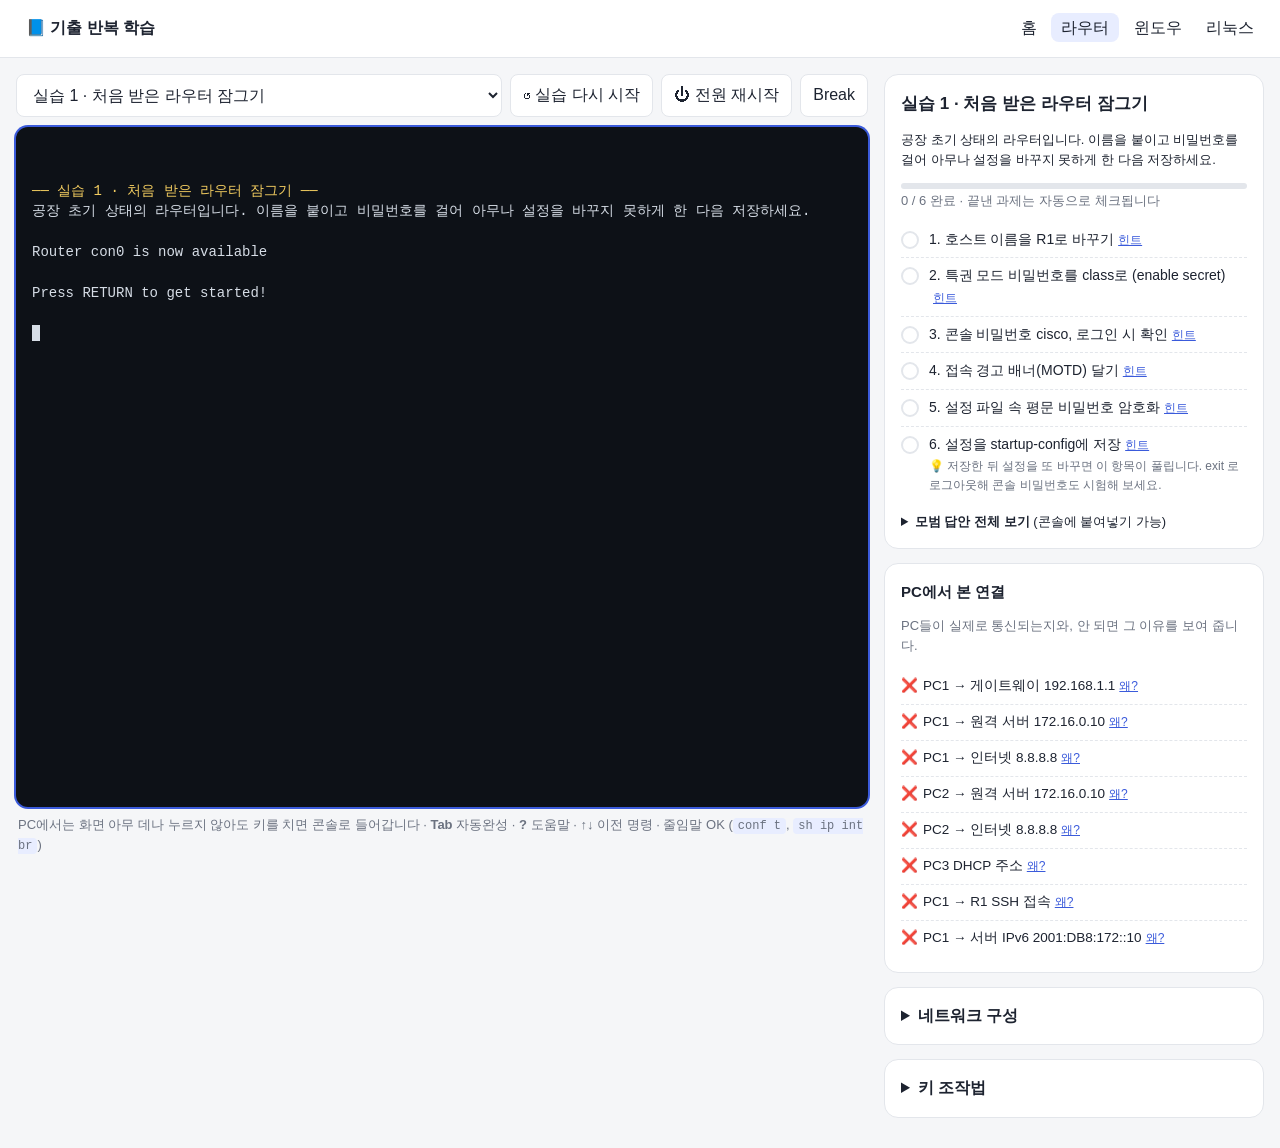
<file: router/index.html>
<!doctype html>
<html lang="ko">
<head>
  <meta charset="utf-8">
  <meta name="viewport" content="width=device-width, initial-scale=1">
  <title>라우터 콘솔 연습장</title>
  <link rel="stylesheet" href="router.css?v=20261122a">
</head>
<body>
  <header class="topbar">
    <a class="brand" href="../index.html">📘 <span class="brand-text">기출 반복 학습</span></a>
    <nav>
      <a href="../index.html">홈</a>
      <a class="on" href="./">라우터</a>
      <a href="../windows/">윈도우</a>
      <a href="../linux/">리눅스</a>
    </nav>
  </header>

  <main class="wrap">
    <section class="left">
      <div class="toolbar">
        <select id="labSel" aria-label="실습 선택"></select>
        <button id="restartBtn" title="이 실습을 처음 상태로">↺ 실습 다시 시작</button>
        <button id="powerBtn" title="저장하지 않은 설정이 사라집니다">⏻ 전원 재시작</button>
        <button id="breakBtn" title="부팅 중에 누르면 ROMMON 진입">Break</button>
      </div>
      <div id="term" class="term" tabindex="0" aria-label="라우터 콘솔">
        <div id="screen"></div>
      </div>
      <div class="mobile-input">
        <input id="mInput" type="text" autocomplete="off" autocapitalize="off" spellcheck="false" placeholder="명령 입력 (예: sh ip int br)">
        <div class="mkeys">
          <button data-k="enter" class="primary">↵</button>
          <button data-k="tab">Tab</button>
          <button data-k="?">?</button>
          <button data-k="up">↑</button>
          <button data-k="down">↓</button>
          <button data-k="ctrlz">^Z</button>
          <button data-k="ctrlc">^C</button>
          <button data-k="abort" title="Ctrl+Shift+6 (중단)">^6</button>
        </div>
      </div>
      <p class="hint muted">PC에서는 화면 아무 데나 누르지 않아도 키를 치면 콘솔로 들어갑니다 · <b>Tab</b> 자동완성 · <b>?</b> 도움말 · <b>↑↓</b> 이전 명령 · 줄임말 OK (<code>conf t</code>, <code>sh ip int br</code>)</p>
    </section>

    <aside class="right">
      <section class="card" id="labCard"></section>
      <section class="card">
        <h3>PC에서 본 연결</h3>
        <p class="muted small">PC들이 실제로 통신되는지와, 안 되면 그 이유를 보여 줍니다.</p>
        <ul id="pcList" class="pclist"></ul>
      </section>
      <section class="card">
        <details>
          <summary><b>네트워크 구성</b></summary>
<pre class="topo">                ISP 203.0.113.1 ── Internet 8.8.8.8, 1.1.1.1
                 │
                 │ G0/1  203.0.113.0/30
PC1 .10  ──┐     │
PC3 DHCP ──┼─ SW1 ── R1 ──────────── R2 ── 172.16.0.0/24 ── SRV .10
PC2 .20  ──┘   G0/0   S0/0/0 (DTE)
         192.168.1.0/24  10.0.0.0/30</pre>
          <table class="mini">
            <tr><th>장비</th><th>주소</th></tr>
            <tr><td>PC1 · PC2</td><td>192.168.1.10 · .20 /24, GW .1 (PC1은 TFTP 서버)</td></tr>
            <tr><td>PC3</td><td>DHCP</td></tr>
            <tr><td>R2</td><td>S0/1/0 10.0.0.2/30 · 2001:DB8:12::2 · Lo0 2.2.2.2<br>HDLC · RIPv2 · OSPF 영역 0 · EIGRP 100</td></tr>
            <tr><td>SRV</td><td>172.16.0.10 · 2001:DB8:172::10</td></tr>
            <tr><td>ISP</td><td>203.0.113.1/30 · 공인 대역 198.51.100.0/29</td></tr>
            <tr><td>R1이 쓸 주소</td><td>G0/0 192.168.1.1/24 · S0/0/0 10.0.0.1/30 · G0/1 203.0.113.2/30 · Lo0 1.1.1.1/32 · IPv6 G0/0 2001:DB8:1::1/64, S0/0/0 2001:DB8:12::1/64</td></tr>
          </table>
        </details>
      </section>
      <section class="card">
        <details>
          <summary><b>키 조작법</b></summary>
          <table class="mini">
            <tr><td><kbd>Tab</kbd></td><td>명령어 자동완성</td></tr>
            <tr><td><kbd>?</kbd></td><td>지금 칠 수 있는 명령 목록</td></tr>
            <tr><td><kbd>↑</kbd> <kbd>↓</kbd> / <kbd>Ctrl+P</kbd> <kbd>Ctrl+N</kbd></td><td>이전·다음 명령</td></tr>
            <tr><td><kbd>Space</kbd> <kbd>Enter</kbd> <kbd>q</kbd></td><td>--More-- 에서 다음 쪽 · 한 줄 · 그만</td></tr>
            <tr><td><kbd>Ctrl+Z</kbd></td><td>특권 EXEC 모드로 바로</td></tr>
            <tr><td><kbd>Ctrl+C</kbd> / <kbd>Esc</kbd></td><td>입력 취소 · 입력 줄 비우기</td></tr>
            <tr><td><kbd>Ctrl+A</kbd> <kbd>Ctrl+E</kbd></td><td>줄 맨 앞 · 맨 끝</td></tr>
            <tr><td><kbd>Ctrl+B</kbd> <kbd>Ctrl+F</kbd></td><td>커서 한 칸 왼쪽 · 오른쪽</td></tr>
            <tr><td><kbd>Ctrl+U</kbd> <kbd>Ctrl+K</kbd> <kbd>Ctrl+D</kbd></td><td>커서 앞 · 뒤 · 한 글자 지우기</td></tr>
            <tr><td><kbd>Ctrl+R</kbd> <kbd>Ctrl+L</kbd></td><td>입력 줄 다시 보기 · 화면 지우기</td></tr>
            <tr><td><kbd>Ctrl+Shift+6</kbd></td><td>ping·traceroute·이름 조회 중단</td></tr>
            <tr><td><kbd>Ctrl+Break</kbd> / <kbd>Pause</kbd></td><td>키보드로 Break 보내기</td></tr>
          </table>
        </details>
      </section>
    </aside>
  </main>

  <script src="engine.js?v=20261122a"></script>
  <script src="commands.js?v=20261122a"></script>
  <script src="labs-text.js?v=20261122a"></script>
  <script src="labs.js?v=20261122a"></script>
  <script src="ui.js?v=20261122a"></script>
</body>
</html>
</file>
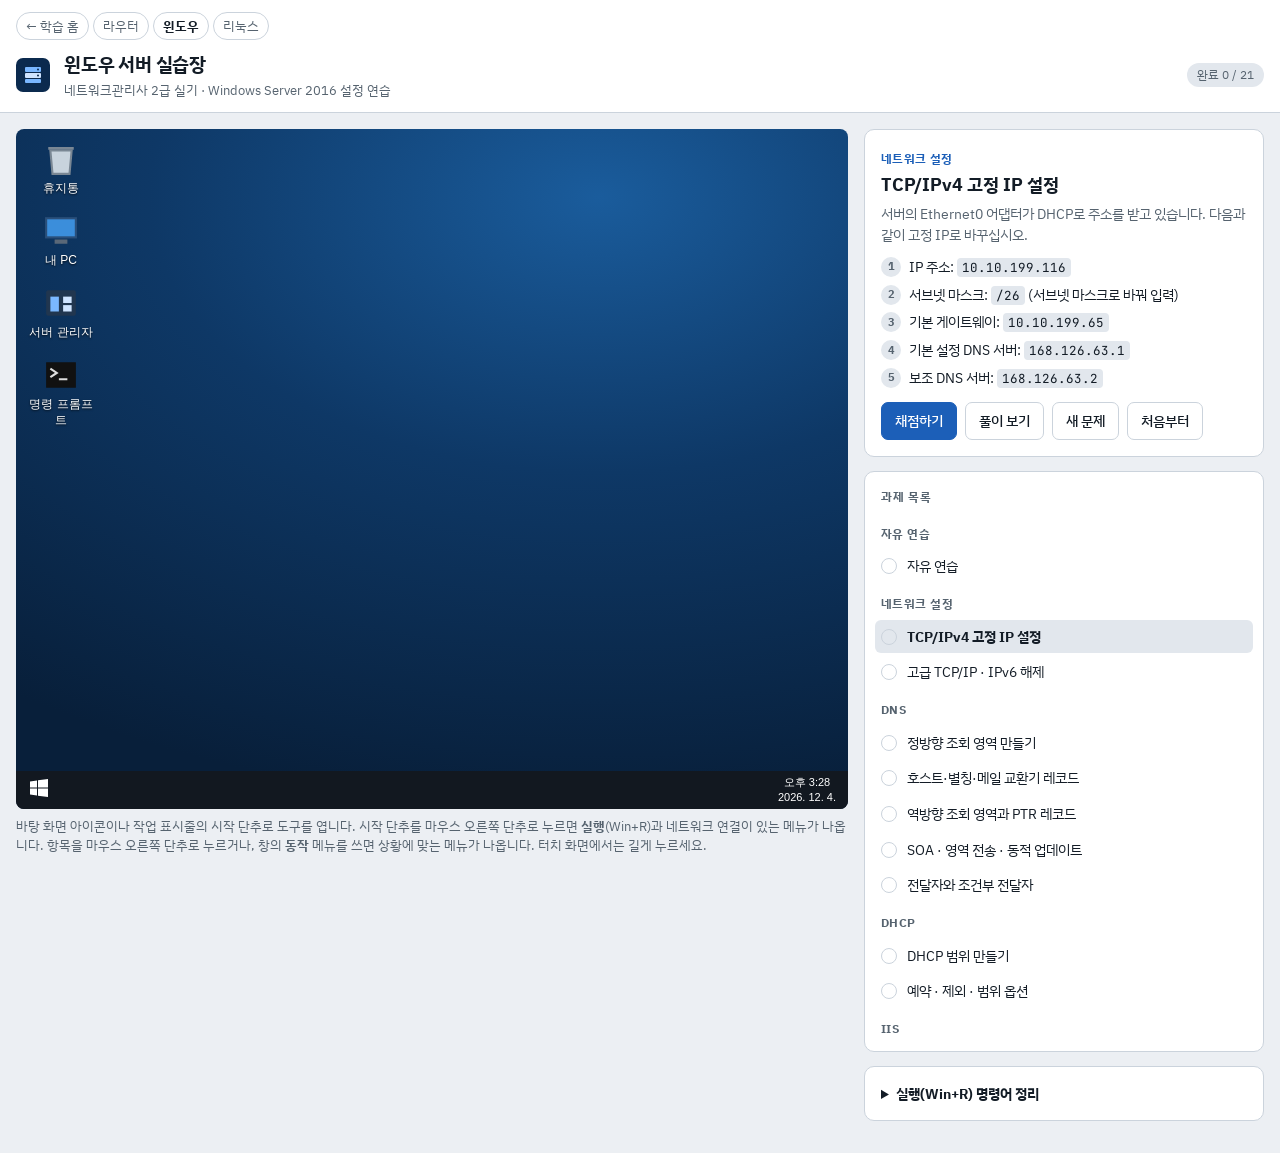
<file: windows/index.html>
<!doctype html>
<html lang="ko">
<head>
<meta charset="utf-8">
<meta name="viewport" content="width=device-width,initial-scale=1,viewport-fit=cover">
<title>윈도우 서버 실습장</title>
<meta name="claude:viewport-fit-sides" content="cover">
<link rel="preconnect" href="https://fonts.googleapis.com">
<link rel="preconnect" href="https://fonts.gstatic.com" crossorigin>
<link rel="stylesheet" href="https://fonts.googleapis.com/css2?family=IBM+Plex+Sans+KR:wght@400;500;700&family=JetBrains+Mono:wght@400;600&display=swap">
<style>
/* 레이아웃: 왼쪽은 Windows Server 2016 바탕 화면을 흉내 낸 실습 화면, 오른쪽은 과제·채점 패널. 좁은 화면에서는 위아래로 쌓는다. */
:root{
  --bg:#ECEFF3; --surface:#FFFFFF; --sunk:#E2E7ED; --line:#CBD3DC;
  --fg:#131C26; --muted:#56636F; --accent:#1C5FB8; --accent-ink:#FFFFFF;
  --ok:#1D8F53; --warn:#A86F08; --bad:#BE3B34;
  --sans:"IBM Plex Sans KR","Apple SD Gothic Neo","Malgun Gothic","Noto Sans KR",system-ui,sans-serif;
  --mono:"JetBrains Mono",ui-monospace,Consolas,"D2Coding",monospace;
  --win:"Malgun Gothic","맑은 고딕","Segoe UI","Apple SD Gothic Neo","Noto Sans KR",sans-serif;
}
@media (prefers-color-scheme: dark){:root:not([data-theme="light"]){
  --bg:#0E141B; --surface:#151D26; --sunk:#10171F; --line:#26313D;
  --fg:#E2E8EE; --muted:#8D9AA7; --accent:#6FA8F2; --accent-ink:#06172C;
  --ok:#3CC97E; --warn:#E3B13F; --bad:#EE6A61; color-scheme:dark}}
:root[data-theme="dark"]{
  --bg:#0E141B; --surface:#151D26; --sunk:#10171F; --line:#26313D;
  --fg:#E2E8EE; --muted:#8D9AA7; --accent:#6FA8F2; --accent-ink:#06172C;
  --ok:#3CC97E; --warn:#E3B13F; --bad:#EE6A61; color-scheme:dark}

*{box-sizing:border-box}
[hidden]{display:none!important}
html,body{margin:0}
body{background:var(--bg);color:var(--fg);font-family:var(--sans);font-size:15px;line-height:1.55}
.wrap{max-width:1440px;margin:0 auto;padding-left:max(16px,env(safe-area-inset-left,0px));padding-right:max(16px,env(safe-area-inset-right,0px))}
button{font:inherit;color:inherit;cursor:pointer}
.top{background:var(--surface);border-bottom:1px solid var(--line)}
.top-in{display:flex;align-items:center;gap:14px;padding-block:12px;flex-wrap:wrap}
.logo{width:34px;height:34px;flex:none;border-radius:7px;background:#0B2A4E;display:grid;place-items:center}
.top h1{margin:0;font-size:19px;letter-spacing:-.01em}
.top p{margin:0;color:var(--muted);font-size:13px}
.top .sp{flex:1}
.pill{font-size:12px;padding:3px 10px;border-radius:99px;background:var(--sunk);color:var(--muted);font-variant-numeric:tabular-nums}

.layout{display:grid;grid-template-columns:minmax(0,1fr) 400px;gap:16px;padding-block:16px 32px;align-items:start}
@media (max-width:1100px){.layout{grid-template-columns:minmax(0,1fr)}}
.side{display:flex;flex-direction:column;gap:14px;min-width:0}
.card{background:var(--surface);border:1px solid var(--line);border-radius:10px;padding:16px;min-width:0}
.card h2{margin:0;font-size:18px;line-height:1.35;text-wrap:balance}
.card h3{margin:0 0 8px;font-size:12px;letter-spacing:.06em;text-transform:uppercase;color:var(--muted);font-weight:700}
.chip{display:inline-block;font-size:12px;font-weight:700;letter-spacing:.03em;color:var(--accent);margin-bottom:4px}
.lead{color:var(--muted);font-size:14px;margin:6px 0 10px}
.req{margin:0;padding:0;list-style:none;display:flex;flex-direction:column;gap:6px;counter-reset:r}
.req li{display:grid;grid-template-columns:22px 1fr;gap:6px;font-size:14px;counter-increment:r}
.req li::before{content:counter(r);font-size:11px;font-weight:700;width:20px;height:20px;border-radius:50%;background:var(--sunk);color:var(--muted);display:grid;place-items:center;margin-top:1px;font-variant-numeric:tabular-nums}
.req li.ok::before{content:"✓";background:var(--ok);color:var(--surface)}
.req li.no::before{content:"✗";background:var(--bad);color:var(--surface)}
.req code,.hint code,.ref code{font-family:var(--mono);font-size:12.5px;background:var(--sunk);padding:1px 5px;border-radius:4px;word-break:break-all}
.req .cmp{grid-column:2;display:grid;grid-template-columns:auto 1fr;gap:3px 10px;font-size:12.5px;background:var(--sunk);border-radius:6px;padding:6px 8px;margin-top:2px;min-width:0}
.req .cmp .k{color:var(--muted);font-weight:700;white-space:nowrap}
.req .cmp .v{color:var(--bad);min-width:0;overflow-wrap:anywhere}
.acts{display:flex;flex-wrap:wrap;gap:8px;margin-top:14px}
.btn{border:1px solid var(--line);background:var(--surface);border-radius:7px;padding:7px 13px;font-size:14px;font-weight:500}
.btn:hover{border-color:var(--accent)}
.btn.pri{background:var(--accent);border-color:var(--accent);color:var(--accent-ink)}
.btn:focus-visible,.tl button:focus-visible{outline:2px solid var(--accent);outline-offset:2px}
.score{margin-top:12px;padding:10px 12px;border-radius:8px;background:var(--sunk);font-size:14px}
.score b{font-variant-numeric:tabular-nums}
.score.all{color:var(--ok)}
.hint{margin-top:12px;font-size:13.5px;border-top:1px dashed var(--line);padding-top:10px}
.hint ol{margin:6px 0 0;padding-left:20px;display:flex;flex-direction:column;gap:4px}
.tl{display:flex;flex-direction:column;gap:2px;max-height:520px;overflow:auto;margin:0 -6px}
.tl .cat{font-size:12px;font-weight:700;color:var(--muted);padding:10px 6px 4px;letter-spacing:.04em}
.tl button{display:grid;grid-template-columns:18px 1fr;gap:8px;text-align:left;border:0;background:none;padding:6px;border-radius:6px;font-size:14px}
.tl button:hover{background:var(--sunk)}
.tl button.cur{background:var(--sunk);font-weight:700}
.tl .st{width:16px;height:16px;border-radius:50%;border:1.5px solid var(--line);margin-top:3px}
.tl .done .st{background:var(--ok);border-color:var(--ok)}
.ref summary{cursor:pointer;font-weight:700;font-size:14px}
.ref table{border-collapse:collapse;width:100%;font-size:13px;margin-top:8px}
.ref td{padding:4px 6px;border-top:1px solid var(--line);vertical-align:top}
.ref td:first-child{white-space:nowrap}
.stage{min-width:0}
.stage .note{font-size:12.5px;color:var(--muted);margin-top:8px}

/* ───── Windows 화면 (실제 Windows처럼 항상 밝은 대화 상자) ───── */
.desk{position:relative;height:680px;border-radius:8px;overflow:hidden;user-select:none;-webkit-user-select:none;
  font-family:var(--win);font-size:12px;color:#000;line-height:1.35;
  background:#0B2A4E radial-gradient(120% 90% at 70% 10%,#1A5C9C 0%,#0E3866 45%,#081F3A 100%);touch-action:manipulation}
@media (max-width:700px){.desk{height:600px}}
.desk input,.desk select,.desk textarea,.desk button{font-family:var(--win);font-size:12px;color:#000}
.icons{position:absolute;left:6px;top:6px;display:flex;flex-direction:column;gap:4px;z-index:1}
.dicon{width:78px;padding:6px 2px;display:flex;flex-direction:column;align-items:center;gap:4px;color:#fff;text-align:center;border:1px solid transparent;cursor:default;text-shadow:0 1px 2px rgba(0,0,0,.8)}
.dicon:hover{background:rgba(255,255,255,.12);border-color:rgba(255,255,255,.25)}
.dicon.sel{background:rgba(120,180,255,.3);border-color:rgba(160,200,255,.6)}
.tbar{position:absolute;left:0;right:0;bottom:0;height:38px;background:#121820;display:flex;align-items:stretch;z-index:5000}
.tbar .sb{width:46px;border:0;background:none;display:grid;place-items:center}
.tbar .sb:hover,.tbar .tb-app:hover{background:#2A323C}
.tb-apps{flex:1;display:flex;min-width:0;overflow:hidden}
.tb-app{border:0;background:none;color:#fff;display:flex;align-items:center;gap:6px;padding:0 10px;max-width:170px;min-width:0;border-bottom:2px solid #7AB7FF}
.tb-app span{white-space:nowrap;overflow:hidden;text-overflow:ellipsis}
.tb-app.act{background:#2E3946}
.tclock{color:#fff;padding:0 12px;display:flex;flex-direction:column;justify-content:center;align-items:center;font-size:11px;font-variant-numeric:tabular-nums}
.smenu{position:absolute;left:0;bottom:38px;width:300px;max-width:100%;max-height:calc(100% - 38px);overflow:auto;background:#1E2328;color:#fff;z-index:5001;padding:8px 0;box-shadow:0 0 20px rgba(0,0,0,.5)}
.smenu .sh{padding:8px 14px 4px;font-size:11px;color:#9AA4AE}
.smenu .si{display:flex;align-items:center;gap:10px;padding:7px 14px;cursor:default}
.smenu .si:hover{background:#3A434C}

.win{position:absolute;background:#fff;border:1px solid #9AA6B2;box-shadow:0 8px 30px rgba(0,0,0,.45);display:flex;flex-direction:column;min-width:200px}
.win.act{border-color:#1883D7}
.win .tt{height:30px;flex:none;display:flex;align-items:center;gap:6px;padding-left:8px;background:#fff;cursor:default;touch-action:none}
.win .tt .tn{flex:1;white-space:nowrap;overflow:hidden;text-overflow:ellipsis;font-size:12px}
.win:not(.act) .tt .tn{color:#888}
.win .tt button{width:44px;height:30px;border:0;background:none;font-size:14px;color:#000;flex:none}
.win .tt button:hover{background:#E5E5E5}
.win .tt button.x:hover{background:#E81123;color:#fff}
.win .wb{flex:1;min-height:0;display:flex;flex-direction:column;overflow:hidden;position:relative}
.win.dlg .wb{background:#F0F0F0;overflow:auto}
.blk{position:absolute;inset:0;z-index:50}
.pad{padding:10px 12px}

.menubar{display:flex;gap:0;padding:1px 2px;border-bottom:1px solid #E3E3E3;flex:none;background:#fff}
.menubar span{padding:3px 8px}
.menubar span:hover{background:#E5F3FF}
.toolbar{display:flex;gap:2px;padding:3px 6px;border-bottom:1px solid #E3E3E3;flex:none;background:#fff;color:#555;flex-wrap:wrap}
.toolbar span{padding:2px 6px;border:1px solid transparent}
.toolbar span.on:hover{border-color:#99D1FF;background:#E5F3FF;color:#000}
.mmc{flex:1;display:flex;min-height:0}
.tree{width:40%;max-width:280px;min-width:120px;border-right:1px solid #DADADA;overflow:auto;padding:2px 0;background:#fff}
.trow{display:flex;align-items:center;gap:3px;height:20px;padding-right:6px;white-space:nowrap;border:1px solid transparent;cursor:default}
.trow:hover{background:#E5F3FF}
.trow.sel{background:#CCE8FF;border-color:#99D1FF}
.trow .ex{width:14px;flex:none;text-align:center;font-size:9px;color:#555}
.pane{flex:1;min-width:0;overflow:auto;background:#fff;display:flex;flex-direction:column}
.status{flex:none;border-top:1px solid #DADADA;padding:2px 6px;color:#555;background:#F0F0F0;min-height:19px}
.lv{border-collapse:collapse;width:100%;min-width:max-content}
.lv th{font-weight:400;text-align:left;padding:3px 8px;border-right:1px solid #E5E5E5;border-bottom:1px solid #E5E5E5;color:#333;white-space:nowrap;position:sticky;top:0;background:#fff}
.lv td{padding:2px 8px;white-space:nowrap;border:1px solid transparent}
.lv tr.r:hover td{background:#E5F3FF}
.lv tr.r.sel td{background:#CCE8FF}
.lv td .ic{vertical-align:-3px;margin-right:4px}
.lvwrap{flex:1;overflow:auto;min-height:60px}
.empty{color:#666;padding:14px;text-align:center}
.box{border:1px solid #828790;background:#fff;overflow:auto}
.dl .lv td{padding:2px 6px}
svg.ic{flex:none;display:inline-block}

.fr{display:flex;align-items:center;gap:8px;margin:5px 0;flex-wrap:wrap}
.fr>label:first-child,.fr>.lb{min-width:var(--lw,120px)}
.wi{height:23px;border:1px solid #7A7A7A;background:#fff;padding:0 4px;outline:none;min-width:0;max-width:100%}
.wi:focus{border-color:#0078D7}
.wi:disabled,.ipc.dis{background:#F0F0F0;border-color:#CCC;color:#6D6D6D}
textarea.wi{height:auto;padding:3px 4px;resize:none}
select.wi{padding:0 2px}
.ipc{display:inline-flex;align-items:center;height:23px;border:1px solid #7A7A7A;background:#fff;padding:0 2px}
.ipc:focus-within{border-color:#0078D7}
.ipc input{width:28px;border:0;outline:none;text-align:center;padding:0;height:19px;background:transparent}
.ipc i{font-style:normal;color:#000}
.ipc.dis i{color:#999}
.ck,.rd{display:inline-flex;align-items:center;gap:5px;margin:3px 0;cursor:default}
.ck input,.rd input{margin:0;width:13px;height:13px}
.dis,.ck.dis,.rd.dis{color:#6D6D6D}
.wbtn{min-width:75px;height:23px;padding:0 10px;background:#E1E1E1;border:1px solid #ADADAD;border-radius:0;white-space:nowrap}
.wbtn:hover:not(:disabled){background:#E5F1FB;border-color:#0078D7}
.wbtn:active:not(:disabled){background:#CCE4F7}
.wbtn.def{border-color:#0078D7;box-shadow:inset 0 0 0 1px #0078D7}
.wbtn:disabled{color:#A0A0A0;background:#CCC;border-color:#BFBFBF}
.wbtn:focus-visible{outline:1px dotted #000;outline-offset:-4px}
.foot{display:flex;justify-content:flex-end;gap:8px;padding:10px 12px;flex-wrap:wrap}
.gb{border:1px solid #DCDCDC;padding:8px 10px 6px;margin:10px 0 6px;position:relative}
.gb>.gl{position:absolute;top:-8px;left:7px;background:#F0F0F0;padding:0 3px}
.tabs{display:flex;gap:0;padding:6px 8px 0;flex-wrap:wrap}
.tabs span{padding:3px 9px;border:1px solid #D9D9D9;border-bottom:0;background:#F0F0F0;margin-right:-1px;cursor:default;position:relative;top:1px}
.tabs span.on{background:#fff;border-color:#D9D9D9;z-index:1;padding-bottom:4px;top:1px}
.tabp{border:1px solid #D9D9D9;background:#fff;margin:0 8px;padding:10px 12px;min-height:200px}
.tabp .gb>.gl{background:#fff}
.txt{margin:4px 0;color:#000}
.small{color:#555;font-size:11px}
.wiz{display:flex;flex-direction:column;min-height:100%}
.wiz-h{background:#fff;padding:10px 16px;border-bottom:1px solid #DADADA}
.wiz-h b{display:block;font-size:12px}
.wiz-h div{padding-left:14px;color:#333;margin-top:2px}
.wiz-b{padding:12px 20px;flex:1}
.wiz-w{display:flex;flex:1;background:#fff}
.wiz-w .band{width:120px;flex:none;background:linear-gradient(#0F5AA6,#06305C)}
.wiz-w .wc{padding:16px 20px}
.wiz-w h4{font-size:17px;font-weight:400;margin:0 0 14px}
.wiz-steps{width:150px;flex:none;padding:10px 12px;border-right:1px solid #DADADA;background:#fff}
.wiz-steps div{padding:3px 0 3px 10px;color:#666}
.wiz-steps div.on{color:#000;font-weight:700}
.wiz-steps div::before{content:"● ";color:#2C7BD3;font-size:8px;vertical-align:2px}
.wsep{border-top:1px solid #DADADA;margin:0}
.ctx{position:absolute;z-index:9000;background:#F2F2F2;border:1px solid #CCC;box-shadow:2px 2px 6px rgba(0,0,0,.25);padding:2px 0;min-width:180px;max-width:300px}
.ctx .mi{padding:4px 28px 4px 26px;position:relative;white-space:nowrap;cursor:default}
.ctx .mi:hover{background:#91C9F7}
.ctx .mi.dis{color:#999}
.ctx .mi.dis:hover{background:none}
.ctx .mi.b{font-weight:700}
.ctx .mi .ar{position:absolute;right:8px}
.ctx .sep{border-top:1px solid #D7D7D7;margin:3px 2px 3px 26px}
.msg{display:flex;gap:12px;padding:18px 16px 10px;background:#fff;white-space:pre-wrap;max-width:420px}
.msg+.foot{background:#F0F0F0;border-top:1px solid #DFDFDF}
.cmdw{flex:1;background:#0C0C0C;color:#CCC;font-family:Consolas,var(--mono);font-size:13px;padding:4px 6px;overflow:auto;white-space:pre-wrap;word-break:break-all;user-select:text;-webkit-user-select:text;line-height:1.3}
.cmdw input{background:transparent;border:0;outline:none;color:#CCC;font:inherit;width:60%;padding:0}
.feat{display:grid;grid-template-columns:repeat(auto-fill,minmax(96px,1fr));gap:4px;padding:8px}
.feat div{display:flex;flex-direction:column;align-items:center;gap:4px;padding:6px 2px;text-align:center;border:1px solid transparent}
.feat div:hover{background:#E5F3FF}
.feat div.sel{background:#CCE8FF;border-color:#99D1FF}
.feat div.na{color:#999}
.iisw{display:flex;flex:1;min-height:0}
.iisw .main{flex:1;min-width:0;overflow:auto;display:flex;flex-direction:column}
.actp{width:190px;flex:none;border-left:1px solid #DADADA;overflow:auto;background:#fff}
.actp .ah{background:#DDE7F3;padding:3px 8px;font-weight:700}
.actp .ag{padding:4px 8px 4px;color:#555;font-weight:700}
.actp a{display:block;padding:2px 8px 2px 18px;color:#0066CC;text-decoration:none;cursor:default}
.actp a:hover{text-decoration:underline}
.actp a.dis{color:#999;text-decoration:none}
.fh{padding:8px 12px;border-bottom:1px solid #E3E3E3}
.fh b{font-size:16px;font-weight:400}
.fh p{margin:4px 0 0;color:#444}
@media (max-width:640px){.iisw{flex-direction:column}.actp{width:auto;border-left:0;border-top:1px solid #DADADA;max-height:150px}.tree{width:42%}}
.addr{display:flex;align-items:center;gap:6px;padding:4px 6px;border-bottom:1px solid #E3E3E3;flex:none}
.addr .ab{flex:1;border:1px solid #D9D9D9;padding:2px 6px;white-space:nowrap;overflow:hidden;text-overflow:ellipsis}
.fgrid{display:flex;flex-wrap:wrap;gap:4px;padding:8px;align-content:flex-start}
.fgrid .fi{width:86px;display:flex;flex-direction:column;align-items:center;gap:3px;padding:6px 2px;text-align:center;border:1px solid transparent;word-break:break-all}
.fgrid .fi:hover{background:#E5F3FF}
.fgrid .fi.sel{background:#CCE8FF;border-color:#99D1FF}
.smw{display:flex;flex:1;min-height:0}
.smw .nav{width:170px;flex:none;background:#fff;border-right:1px solid #DADADA}
.smw .nav div{padding:8px 12px;cursor:default}
.smw .nav div.on{background:#E1ECF7;font-weight:700}
.smw .nav div:hover{background:#EEF4FB}
.smh{background:#21364F;color:#fff;display:flex;align-items:center;padding:8px 12px;gap:10px;flex:none}
.smh b{font-size:17px;font-weight:400;flex:1}
.smh span{padding:2px 8px;cursor:default}
.smh span:hover{background:#3A5576}
.lnk{color:#0066CC;cursor:default}
.lnk:hover{text-decoration:underline}
.kv{display:grid;grid-template-columns:minmax(120px,max-content) 1fr;gap:6px 18px;padding:12px 16px}
.kv div:nth-child(odd){color:#555}
.perm{border-collapse:collapse;width:100%}
.perm th{font-weight:400;text-align:center;width:52px;padding:2px}
.perm th:first-child{text-align:left;width:auto}
.perm td{padding:1px 4px}
.perm td:not(:first-child){text-align:center}
.xnav{display:flex;gap:4px;flex-wrap:wrap;width:100%;font-size:13px;margin-bottom:-4px}
.xnav a{color:var(--muted);text-decoration:none;padding:3px 9px;border-radius:999px;border:1px solid var(--line)}
.xnav a:hover{color:inherit}.xnav a.on{color:inherit;font-weight:700}
</style>
</head>
<body>
<header class="top"><div class="wrap top-in">
<nav class="xnav" aria-label="사이트"><a href="../index.html">← 학습 홈</a><a href="../router/">라우터</a><a href="../windows/" class="on">윈도우</a><a href="../linux/">리눅스</a></nav>
  <div class="logo" aria-hidden="true"><svg width="20" height="20" viewBox="0 0 20 20"><rect x="2" y="2" width="16" height="5" rx="1" fill="#7AB7FF"/><rect x="2" y="8" width="16" height="5" rx="1" fill="#CFE4FF"/><rect x="2" y="14" width="16" height="4" rx="1" fill="#7AB7FF"/><circle cx="15" cy="4.5" r="1" fill="#0B2A4E"/><circle cx="15" cy="10.5" r="1" fill="#0B2A4E"/></svg></div>
  <div><h1>윈도우 서버 실습장</h1><p>네트워크관리사 2급 실기 · Windows Server 2016 설정 연습</p></div>
  <div class="sp"></div>
  <span class="pill" id="prog">완료 0 / 0</span>
</div></header>
<main class="wrap layout">
  <section class="stage">
    <div class="desk" id="desk" aria-label="Windows Server 화면"></div>
    <p class="note">바탕 화면 아이콘이나 작업 표시줄의 시작 단추로 도구를 엽니다. 시작 단추를 마우스 오른쪽 단추로 누르면 <b>실행</b>(Win+R)과 네트워크 연결이 있는 메뉴가 나옵니다. 항목을 마우스 오른쪽 단추로 누르거나, 창의 <b>동작</b> 메뉴를 쓰면 상황에 맞는 메뉴가 나옵니다. 터치 화면에서는 길게 누르세요.</p>
  </section>
  <aside class="side">
    <div class="card" id="taskCard"></div>
    <div class="card"><h3>과제 목록</h3><div class="tl" id="taskList"></div></div>
    <details class="card ref" id="refCard">
      <summary>실행(Win+R) 명령어 정리</summary>
      <table id="refTable"></table>
    </details>
  </aside>
</main>
<script>
'use strict';
/* ================= 기본 도우미 ================= */
const $=(s,r=document)=>r.querySelector(s);
const PROPS=new Set(['value','checked','disabled','selected','readOnly','tabIndex','type']);
function h(tag,props,...kids){
  const el=document.createElement(tag);const later={};
  if(props)for(const k in props){const v=props[k];if(v==null||v===false&&!PROPS.has(k))continue;
    if(k==='class')el.className=v;
    else if(k==='style'&&typeof v==='object')Object.assign(el.style,v);
    else if(k==='html')el.innerHTML=v;
    else if(k.startsWith('on')&&typeof v==='function')el.addEventListener(k.slice(2).toLowerCase(),v);
    else if(PROPS.has(k))later[k]=v;
    else el.setAttribute(k,v===true?'':v);}
  for(const c of kids.flat(Infinity)){if(c==null||c===false||c===true)continue;el.append(c.nodeType?c:document.createTextNode(String(c)));}
  for(const k in later)el[k]=later[k];
  return el;
}
const clone=o=>JSON.parse(JSON.stringify(o));
const rnd=(a,b)=>a+Math.floor(Math.random()*(b-a+1));
const pick=a=>a[Math.floor(Math.random()*a.length)];
const shuffle=a=>{a=a.slice();for(let i=a.length-1;i>0;i--){const j=Math.floor(Math.random()*(i+1));[a[i],a[j]]=[a[j],a[i]];}return a;};
const lc=s=>String(s??'').trim().toLowerCase();
const nodot=s=>lc(s).replace(/\.+$/,'');
const eqName=(a,b)=>nodot(a)===nodot(b);
const LS={get(k,d){try{const v=localStorage.getItem('winlab.'+k);return v===null?d:JSON.parse(v);}catch(e){return d;}},set(k,v){try{localStorage.setItem('winlab.'+k,JSON.stringify(v));}catch(e){}}};

/* IP 계산 */
function ip2n(s){const p=String(s??'').trim().split('.');if(p.length!==4)return null;let n=0;for(const x of p){if(!/^\d{1,3}$/.test(x)||+x>255)return null;n=n*256+(+x);}return n;}
const n2ip=n=>[n>>>24,(n>>>16)&255,(n>>>8)&255,n&255].join('.');
const isIP=s=>ip2n(s)!=null;
const pfx2mask=p=>n2ip(p<=0?0:(0xFFFFFFFF<<(32-p))>>>0);
function mask2pfx(m){const n=ip2n(m);if(n==null)return null;let p=0;while(p<32&&((n>>>(31-p))&1))p++;return ip2n(pfx2mask(p))===n?p:null;}
const isMask=m=>mask2pfx(m)!=null&&mask2pfx(m)>0;
const netOf=(ip,mask)=>n2ip((ip2n(ip)&ip2n(mask))>>>0);
const sameNet=(a,b,mask)=>isIP(a)&&isIP(b)&&isMask(mask)&&netOf(a,mask)===netOf(b,mask);
function classMask(ip){const a=+String(ip).split('.')[0];return a<128?'255.0.0.0':a<192?'255.255.0.0':'255.255.255.0';}
const normIP=s=>isIP(s)?n2ip(ip2n(s)):String(s??'').trim();
function genNet(opts={}){
  const p=opts.p||pick(opts.ps||[24,24,25,26,27,28]);
  const base=pick(opts.bases||['192.168','172.16','10.10']);
  const size=2**(32-p);const blocks=Math.max(1,256/size);
  const n0=ip2n(`${base}.${rnd(1,250)}.0`)+rnd(0,blocks-1)*size;
  return {p,mask:pfx2mask(p),net:n2ip(n0),size,host:i=>n2ip(n0+i),first:n2ip(n0+1),last:n2ip(n0+size-2),bc:n2ip(n0+size-1),n0};
}
const PUBDNS=[['168.126.63.1','168.126.63.2'],['8.8.8.8','8.8.4.4'],['164.124.101.2','164.124.107.9'],['1.1.1.1','1.0.0.1']];
const DOMS=['netadmin.kr','practice.com','examlab.co.kr','webtest.net','itskill.or.kr','study.co.kr','myoffice.com','server-lab.kr'];
const randMac=()=>Array.from({length:6},(_,i)=>(i===0?0:rnd(0,255)).toString(16).padStart(2,'0').toUpperCase()).join('-');
const normMac=s=>String(s??'').replace(/[^0-9a-f]/gi,'').toLowerCase();

/* ================= 아이콘 ================= */
const ICONS={
 folder:'<path d="M1 4h5l1.5 1.5H15V13H1z" fill="#E8B84A"/><path d="M1 6h14v7H1z" fill="#F6CF5E"/>',
 server:'<rect x="3" y="1" width="10" height="14" rx="1" fill="#5A6878"/><rect x="5" y="3" width="6" height="1.5" fill="#B9C7D6"/><rect x="5" y="6" width="6" height="1.5" fill="#B9C7D6"/><circle cx="8" cy="12" r="1.2" fill="#7CFC8A"/>',
 dns:'<circle cx="8" cy="8" r="6.5" fill="#3B8EDB"/><path d="M1.5 8h13M8 1.5c-3 3-3 10 0 13M8 1.5c3 3 3 10 0 13" stroke="#fff" stroke-width=".9" fill="none"/>',
 zone:'<path d="M1 4h5l1.5 1.5H15V13H1z" fill="#E8B84A"/><circle cx="11" cy="10" r="4" fill="#3B8EDB"/><path d="M7 10h8M11 6c-1.6 2-1.6 6 0 8M11 6c1.6 2 1.6 6 0 8" stroke="#fff" stroke-width=".7" fill="none"/>',
 rec:'<path d="M3 1h7l3 3v11H3z" fill="#fff" stroke="#7A8794"/><path d="M5 6h6M5 8.5h6M5 11h4" stroke="#3B8EDB"/>',
 dhcp:'<rect x="1" y="3" width="14" height="10" rx="1" fill="#3E7D3A"/><path d="M4 8h8M9 5l3 3-3 3" stroke="#fff" stroke-width="1.4" fill="none"/>',
 scope:'<path d="M1 4h5l1.5 1.5H15V13H1z" fill="#E8B84A"/><rect x="8" y="7" width="7" height="6" fill="#3E7D3A"/>',
 scopeoff:'<path d="M1 4h5l1.5 1.5H15V13H1z" fill="#E8B84A"/><circle cx="11.5" cy="10.5" r="3.8" fill="#D9342B"/><path d="M11.5 8.3v4M9.8 10.7l1.7 1.7 1.7-1.7" stroke="#fff" stroke-width="1.1" fill="none"/>',
 v4ok:'<rect x="1" y="2" width="14" height="12" rx="1" fill="#2F6FB3"/><text x="8" y="11" font-size="7" text-anchor="middle" fill="#fff" font-family="Arial" font-weight="700">IP</text><circle cx="13" cy="12" r="3" fill="#2EA043"/>',
 v4bad:'<rect x="1" y="2" width="14" height="12" rx="1" fill="#2F6FB3"/><text x="8" y="11" font-size="7" text-anchor="middle" fill="#fff" font-family="Arial" font-weight="700">IP</text><circle cx="13" cy="12" r="3" fill="#D9342B"/>',
 opt:'<rect x="2" y="2" width="12" height="12" fill="#fff" stroke="#7A8794"/><path d="M4 5h8M4 8h8M4 11h8" stroke="#2F6FB3"/>',
 iis:'<rect x="1" y="1" width="14" height="14" rx="2" fill="#2E6CB5"/><path d="M4 11V5l4 3 4-3v6" stroke="#fff" stroke-width="1.5" fill="none"/>',
 site:'<circle cx="8" cy="8" r="6.5" fill="#2E8C4E"/><path d="M1.5 8h13M8 1.5c-3 3-3 10 0 13M8 1.5c3 3 3 10 0 13" stroke="#fff" stroke-width=".9" fill="none"/>',
 siteoff:'<circle cx="8" cy="8" r="6.5" fill="#8D99A6"/><path d="M1.5 8h13M8 1.5c-3 3-3 10 0 13M8 1.5c3 3 3 10 0 13" stroke="#fff" stroke-width=".9" fill="none"/><rect x="9" y="9" width="6" height="6" fill="#D9342B"/>',
 ftp:'<rect x="1" y="2" width="14" height="12" rx="1" fill="#7A57B8"/><text x="8" y="11" font-size="6" text-anchor="middle" fill="#fff" font-family="Arial" font-weight="700">FTP</text>',
 pool:'<rect x="2" y="3" width="12" height="10" rx="1" fill="#5A88C0"/><path d="M5 6h6M5 9h6" stroke="#fff"/>',
 ad:'<path d="M1 4h5l1.5 1.5H15V13H1z" fill="#E8B84A"/><circle cx="8" cy="8.5" r="2" fill="#2F6FB3"/><path d="M4.5 13c.5-2.5 6.5-2.5 7 0z" fill="#2F6FB3"/>',
 domain:'<rect x="1" y="3" width="6" height="5" fill="#3B8EDB"/><rect x="9" y="3" width="6" height="5" fill="#3B8EDB"/><rect x="5" y="10" width="6" height="5" fill="#3B8EDB"/><path d="M4 8v1h8V8M8 9v1" stroke="#333" fill="none"/>',
 ou:'<path d="M1 4h5l1.5 1.5H15V13H1z" fill="#E8B84A"/><rect x="7" y="7" width="6" height="5" fill="#9B6BD0"/><path d="M8 8.5h4M8 10.5h4" stroke="#fff" stroke-width=".8"/>',
 user:'<circle cx="8" cy="5" r="3" fill="#E2A36F"/><path d="M2 15c0-4 12-4 12 0z" fill="#2F6FB3"/>',
 useroff:'<circle cx="8" cy="5" r="3" fill="#E2A36F"/><path d="M2 15c0-4 12-4 12 0z" fill="#8D99A6"/><circle cx="12.5" cy="12" r="3" fill="#fff"/><path d="M11 13.5l3-3" stroke="#333"/><circle cx="12.5" cy="12" r="2.5" fill="none" stroke="#333"/>',
 group:'<circle cx="5.5" cy="5" r="2.5" fill="#E2A36F"/><circle cx="11" cy="5.5" r="2.3" fill="#D79664"/><path d="M0 14c0-4 11-4 11 0z" fill="#2E8C4E"/><path d="M8 14c.5-3.5 8-3.5 8 0z" fill="#3E7D3A"/>',
 comp:'<rect x="1" y="2" width="14" height="9" fill="#3B8EDB" stroke="#2A4F7A"/><rect x="5" y="12" width="6" height="2" fill="#5A6878"/>',
 sec:'<path d="M3 1h7l3 3v11H3z" fill="#fff" stroke="#7A8794"/><rect x="6" y="8" width="5" height="5" fill="#C9A227"/><path d="M7 8V6.5a1.5 1.5 0 013 0V8" stroke="#8C6B12" fill="none"/>',
 pol:'<path d="M3 1h7l3 3v11H3z" fill="#fff" stroke="#7A8794"/><path d="M5 6h6M5 8.5h6M5 11h4" stroke="#C9A227"/>',
 fw:'<rect x="1" y="2" width="14" height="12" fill="#B4472C"/><path d="M1 6h14M1 10h14M5 2v4M11 2v4M8 6v4M4 10v4M12 10v4" stroke="#F3D3C7" stroke-width=".8"/>',
 ruleon:'<circle cx="8" cy="8" r="6.5" fill="#2EA043"/><path d="M4.5 8.3l2.3 2.3 4.7-4.7" stroke="#fff" stroke-width="1.6" fill="none"/>',
 ruleoff:'<circle cx="8" cy="8" r="6.5" fill="#B9C2CC"/>',
 ruleblk:'<circle cx="8" cy="8" r="6.5" fill="#D9342B"/><path d="M5 11l6-6" stroke="#fff" stroke-width="1.8"/>',
 nic:'<rect x="1" y="2" width="14" height="9" fill="#3B8EDB" stroke="#2A4F7A"/><rect x="5" y="12" width="6" height="2" fill="#5A6878"/><path d="M8 11v1" stroke="#333"/>',
 sys:'<rect x="1" y="2" width="14" height="10" fill="#2F6FB3"/><rect x="2.5" y="3.5" width="11" height="7" fill="#9FD0FF"/><rect x="5" y="13" width="6" height="2" fill="#5A6878"/>',
 cmd:'<rect x="1" y="2" width="14" height="12" fill="#111"/><path d="M3 5l3 2-3 2M7 10h4" stroke="#ddd" fill="none"/>',
 sm:'<rect x="1" y="2" width="14" height="12" rx="1" fill="#21364F"/><rect x="3" y="5" width="4" height="7" fill="#7AB7FF"/><rect x="9" y="5" width="4" height="3" fill="#CFE4FF"/><rect x="9" y="9" width="4" height="3" fill="#CFE4FF"/>',
 run:'<rect x="1" y="3" width="14" height="10" fill="#fff" stroke="#7A8794"/><path d="M4 8h6M8 6l2 2-2 2" stroke="#2F6FB3" stroke-width="1.3" fill="none"/>',
 pc:'<rect x="1" y="2" width="14" height="9" fill="#3B8EDB" stroke="#2A4F7A"/><rect x="5" y="12" width="6" height="2" fill="#5A6878"/>',
 disk:'<rect x="1" y="5" width="14" height="7" rx="1" fill="#B8C2CC"/><rect x="3" y="8" width="7" height="2" fill="#2EA043"/>',
 info:'<circle cx="8" cy="8" r="7.5" fill="#1C68C9"/><rect x="7.1" y="7" width="1.8" height="5" fill="#fff"/><circle cx="8" cy="4.6" r="1.1" fill="#fff"/>',
 warn:'<path d="M8 .8l7.5 14H.5z" fill="#F2C511"/><rect x="7.1" y="5" width="1.8" height="5.5" fill="#000"/><circle cx="8" cy="12.5" r="1" fill="#000"/>',
 err:'<circle cx="8" cy="8" r="7.5" fill="#D9342B"/><path d="M5 5l6 6M11 5l-6 6" stroke="#fff" stroke-width="1.8"/>',
 q:'<circle cx="8" cy="8" r="7.5" fill="#1C68C9"/><text x="8" y="12" font-size="11" text-anchor="middle" fill="#fff" font-family="Arial" font-weight="700">?</text>',
 feat:'<rect x="1" y="1" width="14" height="14" rx="2" fill="#E9EEF5" stroke="#8CA0B8"/><path d="M4 5h8M4 8h8M4 11h5" stroke="#2F6FB3" stroke-width="1.2"/>',
 doc:'<path d="M3 1h7l3 3v11H3z" fill="#fff" stroke="#7A8794"/><path d="M5 6h6M5 8.5h6M5 11h6" stroke="#7A8794"/>',
 lock:'<rect x="3" y="7" width="10" height="8" rx="1" fill="#C9A227"/><path d="M5 7V5a3 3 0 016 0v2" stroke="#8C6B12" stroke-width="1.5" fill="none"/>',
 shield:'<path d="M8 1l6 2.5v4C14 11.5 11 14 8 15 5 14 2 11.5 2 7.5v-4z" fill="#2F6FB3"/><path d="M8 1v14C5 14 2 11.5 2 7.5v-4z" fill="#5A9BE0"/>',
 bin:'<path d="M3 4h10l-1 11H4z" fill="#C8D3DD" stroke="#7A8794"/><path d="M2 3h12" stroke="#7A8794" stroke-width="1.4"/>',
};
function ico(k,sz=16){const s=document.createElementNS('http://www.w3.org/2000/svg','svg');s.setAttribute('viewBox','0 0 16 16');s.setAttribute('width',sz);s.setAttribute('height',sz);s.setAttribute('class','ic');s.setAttribute('aria-hidden','true');s.innerHTML=ICONS[k]||ICONS.doc;return s;}

/* ================= 입력 컨트롤 ================= */
const B=(o,k)=>[()=>o[k],v=>{o[k]=v;}];
const fire=el=>el.dispatchEvent(new CustomEvent('wrr',{bubbles:true}));
let uid=0;const nid=()=>'w'+(++uid);
function tx(get,set,o={}){
  const el=h(o.area?'textarea':'input',{class:'wi',type:o.area?null:(o.pw?'password':'text'),value:get()??'',disabled:!!o.dis,readOnly:!!o.ro,placeholder:o.ph||null,rows:o.area||null,id:o.id||nid(),style:{width:o.w?(typeof o.w==='number'?o.w+'px':o.w):(o.area?'100%':'180px')},
    oninput:e=>{set(e.target.value);o.onInput&&o.onInput(e.target.value);},
    onchange:e=>{if(o.rr)fire(e.target);},
    onkeydown:e=>{if(e.key==='Enter'&&o.enter){e.preventDefault();o.enter();}}});
  return el;
}
function ipc(get,set,o={}){
  const wrap=h('span',{class:'ipc'+(o.dis?' dis':'')});
  const ins=[];const cur=()=>{const v=String(get()??'');const p=v?v.split('.'):[];return [0,1,2,3].map(i=>p[i]??'');};
  const save=()=>{const v=ins.map(i=>i.value);set(v.every(x=>x==='')?'':v.join('.'));};
  const vals=cur();
  for(let i=0;i<4;i++){
    const inp=h('input',{type:'text',inputmode:'numeric',maxlength:3,value:vals[i],disabled:!!o.dis,id:i===0?(o.id||nid()):null,'aria-label':`${o.label||'IP 주소'} ${i+1}번째 옥텟`,
      onfocus:()=>{if(o.fill&&ins.every(x=>x.value==='')){const f=o.fill();if(f){const p=f.split('.');ins.forEach((x,j)=>x.value=p[j]);save();}}},
      oninput:e=>{let v=e.target.value.replace(/\D/g,'');if(v.length>3)v=v.slice(0,3);if(+v>255){v='255';}e.target.value=v;save();if(v.length===3&&i<3){ins[i+1].focus();ins[i+1].select();}},
      onkeydown:e=>{
        if((e.key==='.'||e.key===' ')&&i<3){e.preventDefault();if(e.target.value!==''){ins[i+1].focus();ins[i+1].select();}}
        else if(e.key==='Backspace'&&e.target.value===''&&i>0){e.preventDefault();ins[i-1].focus();}
        else if(e.key==='ArrowRight'&&e.target.selectionStart===e.target.value.length&&i<3){ins[i+1].focus();}
        else if(e.key==='ArrowLeft'&&e.target.selectionStart===0&&i>0){ins[i-1].focus();}
        else if(e.key==='Enter'&&o.enter){e.preventDefault();o.enter();}
      },
      onpaste:e=>{const t=(e.clipboardData||window.clipboardData).getData('text').trim();if(isIP(t)){e.preventDefault();const p=t.split('.');ins.forEach((x,j)=>x.value=p[j]);save();}}});
    ins.push(inp);wrap.append(inp);if(i<3)wrap.append(h('i',null,'.'));
  }
  if(o.rr)wrap.addEventListener('focusout',e=>{if(!wrap.contains(e.relatedTarget))setTimeout(()=>fire(wrap),0);});
  wrap.setVal=v=>{const p=v?String(v).split('.'):[];ins.forEach((x,j)=>x.value=p[j]??'');};
  return wrap;
}
function ck(get,set,label,o={}){
  const id=o.id||nid();
  return h('label',{class:'ck'+(o.dis?' dis':''),for:id},h('input',{type:'checkbox',id,checked:!!get(),disabled:!!o.dis,onchange:e=>{set(e.target.checked);o.after&&o.after(e.target.checked);fire(e.target);}}),label);
}
function rd(get,set,val,label,o={}){
  const id=o.id||nid();
  return h('label',{class:'rd'+(o.dis?' dis':''),for:id},h('input',{type:'radio',id,name:o.name||id,checked:get()===val,disabled:!!o.dis,onchange:()=>{set(val);o.after&&o.after(val);fire(document.getElementById(id));}}),label);
}
function sp(get,set,o={}){
  return h('input',{class:'wi',type:'number',min:o.min??0,max:o.max??null,value:get()??'',disabled:!!o.dis,id:o.id||nid(),style:{width:(o.w||70)+'px'},
    oninput:e=>{set(e.target.value===''?'':Number(e.target.value));},onchange:e=>{if(o.rr)fire(e.target);}});
}
function dd(get,set,opts,o={}){
  const el=h('select',{class:'wi',disabled:!!o.dis,id:o.id||nid(),style:{width:o.w?o.w+'px':null},onchange:e=>{const op=opts.find(x=>String(Array.isArray(x)?x[0]:x)===e.target.value);set(Array.isArray(op)?op[0]:op);fire(e.target);}},
    opts.map(x=>{const [v,l]=Array.isArray(x)?x:[x,x];return h('option',{value:String(v)},l);}));
  el.value=String(get()??'');return el;
}
function btn(label,onclick,o={}){return h('button',{class:'wbtn'+(o.def?' def':''),type:'button',disabled:!!o.dis,style:o.w?{minWidth:o.w+'px'}:null,onclick:e=>{e.stopPropagation();onclick&&onclick();}},label);}
const fr=(label,...c)=>h('div',{class:'fr'},label!=null?h('label',null,label):null,...c);
const gb=(label,...c)=>h('div',{class:'gb'},label?h('span',{class:'gl'},label):null,...c);
const foot=(...b)=>h('div',{class:'foot'},...b);
const txt=(s,cls)=>h('div',{class:'txt'+(cls?' '+cls:'')},s);

/* 대화 상자 안의 작은 목록 */
function dlist(cols,rows,sel,onSel,o={}){
  return h('div',{class:'box dl',style:{height:(o.h||110)+'px'}},
    h('table',{class:'lv'},
      cols.length>1||o.head?h('thead',null,h('tr',null,cols.map(c=>h('th',null,c)))):null,
      h('tbody',null,rows.map((r,i)=>h('tr',{class:'r'+(i===sel?' sel':''),onclick:e=>{onSel(i);fire(e.currentTarget);},ondblclick:()=>o.dbl&&o.dbl(i)},(Array.isArray(r)?r:[r]).map((c,j)=>h('td',null,j===0&&o.icon?ico(o.icon):null,c)))))));
}
</script>
<script>
/* ================= 창 관리자 ================= */
const desk=$('#desk');
const wins=new Map();let Z=10,cascade=0,active=null;
const deskW=()=>desk.clientWidth,deskH=()=>desk.clientHeight-38;
function openWin(o){
  if(o.id&&wins.has(o.id)){const W=wins.get(o.id);if(o.onReopen)o.onReopen(W);focusWin(W);return W;}
  const W=Object.assign({kids:[],blocks:0},o);W.key=o.id||nid();
  const body=h('div',{class:'wb'});
  const tbar=h('div',{class:'tt'},o.icon?ico(o.icon):null,h('span',{class:'tn'},o.title),
    o.dlg?null:h('button',{type:'button','aria-label':'최소화',onclick:e=>{e.stopPropagation();W.el.hidden=true;active=null;renderTaskbar();}},'—'),
    h('button',{type:'button',class:'x','aria-label':'닫기',onclick:e=>{e.stopPropagation();(W.onX||(()=>closeWin(W)))();}},'✕'));
  const el=h('div',{class:'win'+(o.dlg?' dlg':''),role:o.dlg?'dialog':null,'aria-label':o.title},tbar,body);
  W.el=el;W.body=body;W.tbar=tbar;
  el.addEventListener('pointerdown',()=>focusWin(W),true);
  body.addEventListener('wrr',()=>W.rerender());
  W.rerender=()=>{
    const keep={};body.querySelectorAll('[data-keep]').forEach(x=>keep[x.dataset.keep]=[x.scrollTop,x.scrollLeft]);
    const ae=document.activeElement,F='input,select,textarea,button';let fi=-1,ss=null,se=null;
    if(ae&&body.contains(ae)){fi=[...body.querySelectorAll(F)].indexOf(ae);try{ss=ae.selectionStart;se=ae.selectionEnd;}catch(e){}}
    const n=W.render(W);body.replaceChildren(...(Array.isArray(n)?n:[n]).filter(Boolean));
    if(fi>=0){const t=body.querySelectorAll(F)[fi];if(t&&!t.disabled){t.focus({preventScroll:true});try{if(ss!=null&&t.setSelectionRange)t.setSelectionRange(ss,se);}catch(e){}}}
    body.querySelectorAll('[data-keep]').forEach(x=>{const k=keep[x.dataset.keep];if(k){x.scrollTop=k[0];x.scrollLeft=k[1];}});
  };
  W.setTitle=t=>{tbar.querySelector('.tn').textContent=t;W.title=t;renderTaskbar();};
  desk.append(el);
  W.rerender();
  const dw=deskW(),dh=deskH();
  const w=Math.min(o.w||600,dw-8);el.style.width=w+'px';
  if(!o.dlg){el.style.height=Math.min(o.h||420,dh-8)+'px';}
  else{el.style.maxHeight=(dh-8)+'px';}
  const eh=el.offsetHeight;
  let x,y;
  if(o.owner){x=o.owner.el.offsetLeft+28;y=o.owner.el.offsetTop+26;}
  else{x=90+cascade*26;y=14+cascade*22;cascade=(cascade+1)%6;}
  if(dw<640){x=o.owner?Math.min(x,dw-w-4):4+(cascade%3)*6;}
  x=Math.max(4,Math.min(x,dw-w-4));y=Math.max(4,Math.min(y,dh-eh-4));
  el.style.left=x+'px';el.style.top=y+'px';
  dragable(W);
  if(o.owner){o.owner.kids.push(W);block(o.owner,1);}
  wins.set(W.key,W);focusWin(W);
  const f=el.querySelector('.wb input:not([disabled]):not([type=checkbox]):not([type=radio]),.wb textarea');
  if(o.dlg&&f&&o.autofocus!==false)setTimeout(()=>f.focus(),0);
  return W;
}
function block(W,d){
  W.blocks+=d;let b=W.el.querySelector(':scope>.blk');
  if(W.blocks>0&&!b){W.el.append(h('div',{class:'blk',onpointerdown:e=>{e.stopPropagation();const k=W.kids[W.kids.length-1];if(k)focusWin(k);}}));}
  if(W.blocks<=0&&b)b.remove();
}
function closeWin(W){
  if(!wins.has(W.key))return;
  [...W.kids].forEach(closeWin);
  W.el.remove();wins.delete(W.key);
  if(W.owner){W.owner.kids=W.owner.kids.filter(k=>k!==W);block(W.owner,-1);focusWin(W.owner);}
  else if(active===W){active=null;const rest=[...wins.values()].filter(x=>!x.el.hidden);if(rest.length)focusWin(rest.sort((a,b)=>b.z-a.z)[0]);}
  W.onClose&&W.onClose();
  renderTaskbar();
}
function focusWin(W){
  if(!W||!wins.has(W.key))return;
  W.el.hidden=false;
  if(W.blocks>0&&W.kids.length){const k=W.kids[W.kids.length-1];W.el.style.zIndex=W.z=++Z;focusWin(k);return;}
  W.el.style.zIndex=W.z=++Z;
  wins.forEach(x=>x.el.classList.toggle('act',x===W));
  let r=W;while(r.owner)r=r.owner;active=r;renderTaskbar();
}
function dragable(W){
  let sx,sy,ox,oy,on=false;
  W.tbar.addEventListener('pointerdown',e=>{if(e.target.closest('button'))return;on=true;sx=e.clientX;sy=e.clientY;ox=W.el.offsetLeft;oy=W.el.offsetTop;W.tbar.setPointerCapture(e.pointerId);});
  W.tbar.addEventListener('pointermove',e=>{if(!on)return;const x=Math.max(-W.el.offsetWidth+60,Math.min(deskW()-60,ox+e.clientX-sx));const y=Math.max(0,Math.min(deskH()-30,oy+e.clientY-sy));W.el.style.left=x+'px';W.el.style.top=y+'px';});
  W.tbar.addEventListener('pointerup',()=>{on=false;});
}
function refreshAll(){wins.forEach(W=>{if(!W.dlg||W.live)W.rerender();});}
function closeAll(){[...wins.values()].filter(W=>!W.owner).forEach(closeWin);closeCtx();$('.smenu',desk)?.remove();}

/* 메시지 상자 */
function msg(owner,text,o={}){
  const btns=o.buttons||['확인'];
  const W=openWin({title:o.title||'알림',dlg:true,owner:owner||null,w:o.w||420,autofocus:false,
    render:()=>[h('div',{class:'msg'},ico(o.icon||'info',32),h('div',{style:{paddingTop:'6px'}},text)),
      foot(...btns.map((b,i)=>btn(b,()=>{closeWin(W);o.on&&o.on(i);},{def:i===0})))]});
  setTimeout(()=>W.el.querySelector('.foot button')?.focus(),0);
  return W;
}
const err=(owner,text,title)=>msg(owner,text,{icon:'err',title:title||'오류'});
const warn=(owner,text,title)=>msg(owner,text,{icon:'warn',title:title||'경고'});
const ask=(owner,text,yes,title,no)=>msg(owner,text,{icon:'warn',title:title||'확인',buttons:['예(Y)','아니요(N)'],on:i=>{if(i===0)yes&&yes();else no&&no();}});

/* 상황에 맞는 메뉴 */
let ctxStack=[];
function closeCtx(level=0){while(ctxStack.length>level)ctxStack.pop().remove();}
function ctxMenu(x,y,items,level=0){
  closeCtx(level);
  if(!items||!items.length)return;
  const m=h('div',{class:'ctx',role:'menu'});
  items.forEach(it=>{
    if(it==='-'){m.append(h('div',{class:'sep'}));return;}
    const mi=h('div',{class:'mi'+(it.dis?' dis':'')+(it.b?' b':''),role:'menuitem',tabindex:-1},it.label,it.sub?h('span',{class:'ar'},'▸'):null);
    const openSub=()=>{const r=mi.getBoundingClientRect(),d=desk.getBoundingClientRect();ctxMenu(r.right-d.left-4,r.top-d.top-3,it.sub,level+1);};
    mi.addEventListener('pointerenter',()=>{if(it.sub&&!it.dis)openSub();else closeCtx(level+1);});
    mi.addEventListener('click',e=>{e.stopPropagation();if(it.dis)return;if(it.sub){openSub();return;}closeCtx();it.act&&it.act();});
    m.append(mi);
  });
  desk.append(m);ctxStack.push(m);
  const dw=deskW(),dh=desk.clientHeight;
  let px=x,py=y;if(px+m.offsetWidth>dw)px=Math.max(0,level?x-m.offsetWidth-170:dw-m.offsetWidth-2);if(py+m.offsetHeight>dh)py=Math.max(0,dh-m.offsetHeight-2);
  m.style.left=px+'px';m.style.top=py+'px';
}
function ctxAt(e,items){e.preventDefault();e.stopPropagation();const d=desk.getBoundingClientRect();ctxMenu(e.clientX-d.left,e.clientY-d.top,items);}
function ctxBelow(el,items){const r=el.getBoundingClientRect(),d=desk.getBoundingClientRect();ctxMenu(r.left-d.left,r.bottom-d.top,items);}
document.addEventListener('pointerdown',e=>{if(!e.target.closest('.ctx'))closeCtx();if(!e.target.closest('.smenu')&&!e.target.closest('.sb'))$('.smenu',desk)?.remove();});

/* 탭 */
function tabs(W,list){
  W.tab=W.tab||0;if(W.tab>=list.length)W.tab=0;
  return [h('div',{class:'tabs',role:'tablist'},list.map(([t],i)=>h('span',{class:i===W.tab?'on':'',role:'tab',onclick:()=>{W.tab=i;W.rerender();}},t))),
    h('div',{class:'tabp'},list[W.tab][1]())];
}

/* 마법사 */
function wizard(o){
  const pages=o.pages;let me=null;
  const W=openWin({title:o.title,dlg:true,owner:o.owner,w:o.w||560,icon:o.icon,pi:0,
    render:W=>{me=W;
      const p=pages[W.pi];
      const first=W.pi===0,last=isLast();
      const body=p.welcome?h('div',{class:'wiz-w'},h('div',{class:'band'}),h('div',{class:'wc'},h('h4',null,p.t),p.body())):
        [h('div',{class:'wiz-h'},h('b',null,p.t),p.s?h('div',null,p.s):null),
         o.steps?h('div',{style:{display:'flex',flex:'1'}},h('div',{class:'wiz-steps'},o.steps().map(s=>h('div',{class:s===p.step?'on':''},s))),h('div',{class:'wiz-b'},p.body())):h('div',{class:'wiz-b'},p.body())];
      return h('div',{class:'wiz',style:{minHeight:(o.h||380)+'px'}},body,h('hr',{class:'wsep'}),
        foot(btn('< 뒤로(B)',back,{dis:first}),last?btn('마침',finish,{def:true}):btn('다음(N) >',next,{def:true}),btn('취소',()=>closeWin(W))));
    }});
  function vis(i){const p=pages[i];return !p.skip||!p.skip();}
  function isLast(){for(let i=me.pi+1;i<pages.length;i++)if(vis(i))return false;return true;}
  function next(){const p=pages[me.pi];const e=p.next&&p.next();if(e){err(me,e,o.title);return;}
    for(let i=me.pi+1;i<pages.length;i++)if(vis(i)){me.pi=i;pages[i].enter&&pages[i].enter();me.rerender();return;}}
  function back(){for(let i=me.pi-1;i>=0;i--)if(vis(i)){me.pi=i;me.rerender();return;}}
  function finish(){const p=pages[me.pi];const e=(p.next&&p.next())||(o.finish&&o.finish(me));if(e){err(me,e,o.title);return;}if(e!==false){closeWin(me);refreshAll();}}
  return W;
}

/* MMC 공통 창 (트리 + 목록) */
function findNode(nodes,id){for(const n of nodes){if(n.id===id)return n;if(n.kids){const f=findNode(n.kids,id);if(f)return f;}}return null;}
function mmc(o){
  return openWin({id:o.id,title:o.title,icon:o.icon,w:o.w||760,h:o.h||480,
    onReopen:o.onReopen,
    render:W=>{
      const nodes=o.tree(W);
      if(!W.open){W.open=new Set(o.openIds||[]);}
      let cur=findNode(nodes,W.sel);if(!cur){cur=o.defSel&&findNode(nodes,o.defSel)||nodes[0];W.sel=cur.id;}
      W.cur=cur;
      const menuFor=n=>o.menu?o.menu(W,n):[];
      const tree=h('div',{class:'tree','data-keep':'t',role:'tree'},(function rec(list,d){return list.map(n=>{
        const open=W.open.has(n.id),hasK=n.kids&&n.kids.length;
        const tog=()=>{if(open)W.open.delete(n.id);else W.open.add(n.id);W.rerender();};
        return [h('div',{class:'trow'+(W.sel===n.id?' sel':''),role:'treeitem',style:{paddingLeft:(2+d*14)+'px'},
          onclick:()=>{if(W.sel!==n.id){W.sel=n.id;W.rowSel=null;W.feature=null;W.rerender();}},
          ondblclick:()=>{if(hasK)tog();},
          oncontextmenu:e=>{W.sel=n.id;W.rowSel=null;W.feature=null;W.rerender();ctxAt(e,menuFor(n));}},
          h('span',{class:'ex',onclick:e=>{e.stopPropagation();if(hasK)tog();}},hasK?(open?'◢':'▷'):''),ico(n.icon),h('span',null,n.label)),
          open&&hasK?rec(n.kids,d+1):null];});})(nodes,0));
      const actMenu=()=>{const rm=W.rowMenuFn&&W.rowSel!=null?W.rowMenuFn():null;return rm&&rm.length?rm:menuFor(cur);};
      const mb=h('div',{class:'menubar'},h('span',null,'파일(F)'),h('span',{onclick:e=>ctxBelow(e.currentTarget,actMenu())},'동작(A)'),h('span',null,'보기(V)'),o.extraMenu?o.extraMenu(W):null,h('span',null,'도움말(H)'));
      W.rowMenuFn=null;
      const pane=o.pane(W,cur);
      return [mb,o.toolbar?o.toolbar(W):null,h('div',{class:'mmc'},tree,pane),o.status?h('div',{class:'status'},o.status(W,cur)):null];
    }});
}
/* 오른쪽 목록 */
function listView(W,cols,rows,o={}){
  const tb=h('tbody');
  rows.forEach(r=>{
    const tr=h('tr',{class:'r'+(W.rowSel===r.key?' sel':''),
      onclick:()=>{W.rowSel=r.key;W.rowMenuFn=o.menu?()=>o.menu(r):null;tb.querySelectorAll('tr').forEach(x=>x.classList.toggle('sel',x===tr));},
      ondblclick:()=>{o.dbl&&o.dbl(r);},
      oncontextmenu:e=>{W.rowSel=r.key;tb.querySelectorAll('tr').forEach(x=>x.classList.toggle('sel',x===tr));e.stopPropagation();if(o.menu)ctxAt(e,o.menu(r));else e.preventDefault();}},
      r.cells.map((c,i)=>h('td',null,i===0&&r.icon?ico(r.icon):null,c)));
    tb.append(tr);
  });
  if(W.rowSel!=null&&o.menu){const r=rows.find(x=>x.key===W.rowSel);if(r)W.rowMenuFn=()=>o.menu(r);}
  return h('div',{class:'lvwrap','data-keep':'p',oncontextmenu:e=>{if(o.bg)ctxAt(e,o.bg());else e.preventDefault();}},
    h('table',{class:'lv'},h('thead',null,h('tr',null,cols.map(c=>h('th',null,c)))),tb),
    rows.length?null:h('div',{class:'empty'},o.empty||'이 보기에 표시할 항목이 없습니다.'));
}
</script>
<script>
/* ================= 서버 상태 ================= */
let S=null;
const DOMAIN='netlab.local';
const srvFqdn=()=>`${(S?S.sys.name:'SERVER').toLowerCase()}.${S?S.ad.domain:DOMAIN}.`;
const myIPs=()=>S.nic.dhcp?(S.nic.lease?[S.nic.lease.ip]:[]):S.nic.ips.map(x=>x.ip).filter(isIP);
function mkZone(name,o={}){
  const fq=o.srv||srvFqdn();
  return {name:lc(name),type:o.type||'primary',rev:!!o.rev,ad:!!o.ad,file:o.ad?'':(o.file||lc(name)+'.dns'),dyn:o.dyn||(o.ad?'secure':'none'),
    masters:o.masters||[],soa:{serial:1,primary:fq,admin:'hostmaster.',refresh:900,retry:600,expire:86400,ttl:3600},
    xfer:{allow:!o.ad,mode:'ns',list:[]},ns:[{fqdn:fq,ip:''}],recs:o.recs||[]};
}
const P3=['full','modify','rx','list','read','write'];
const noP=()=>({full:false,modify:false,rx:false,list:false,read:false,write:false});
const mkP=(...k)=>{const p=noP();k.forEach(x=>p[x]=true);return p;};
const defAcl=()=>[
  {who:'CREATOR OWNER',a:noP(),d:noP(),ia:noP(),special:true,inh:true},
  {who:'SYSTEM',a:noP(),d:noP(),ia:mkP(...P3),inh:true},
  {who:'Administrators',a:noP(),d:noP(),ia:mkP(...P3),inh:true},
  {who:'Users',a:noP(),d:noP(),ia:mkP('rx','list','read'),inh:true}];
const mkFolder=(name,kids=[])=>({name,kids,share:null,acl:defAcl(),attr:{ro:false,hid:false}});
const mkSite=(o)=>Object.assign({id:1,kind:'web',name:'',path:'',pool:'',bind:[],on:true,
  docs:['Default.htm','Default.asp','index.htm','index.html','iisstart.htm'],dirb:false,dirbo:{time:true,size:true,ext:true,date:true,long:false},
  lim:{bwOn:false,bw:1048576,timeout:120,connOn:false,conn:4294967295},ipr:{def:'allow',act:'forbidden',dom:false,proxy:false,rules:[]},
  auth:{anon:true,basic:false,win:false},ssl:'none',fauth:{anon:false,basic:false},authz:[]},o);
const AUD=[['acct','계정 관리 감사'],['acctlogon','계정 로그온 이벤트 감사'],['obj','개체 액세스 감사'],['ds','디렉터리 서비스 액세스 감사'],['logon','로그온 이벤트 감사'],['priv','권한 사용 감사'],['pol','정책 변경 감사'],['proc','프로세스 추적 감사'],['sys','시스템 이벤트 감사']];
const RIGHTS=[['local','로컬 로그온 허용',['Administrators','Backup Operators','Account Operators','Print Operators','Server Operators']],['rdp','원격 데스크톱 서비스를 통한 로그온 허용',['Administrators']],['net','네트워크에서 이 컴퓨터 액세스',['Everyone','Administrators','Authenticated Users','Pre-Windows 2000 Compatible Access']],['shut','시스템 종료',['Administrators','Backup Operators','Server Operators','Print Operators']],['time','시스템 시간 변경',['LOCAL SERVICE','Administrators','Server Operators']]];
function baseState(){
  const fq='server.'+DOMAIN+'.';
  const dz=mkZone(DOMAIN,{ad:true,srv:fq,recs:[{name:'@',type:'A',data:'192.168.100.10'},{name:'server',type:'A',data:'192.168.100.10'}]});
  const fw=(name,grp,on,proto,port,o={})=>Object.assign({name,grp,on,act:'allow',proto,port:port||'',prog:'',prof:{domain:true,private:true,public:true},dir:'in',desc:''},o);
  const G=(name,scope,c,desc)=>({name,scope,type:'security',c,desc:desc||'',sys:true});
  return {
    sys:{name:'SERVER',pending:null,desc:'',domain:DOMAIN,rdp:false,nla:true,ra:false,rdpUsers:[],pendingWg:null},
    nic:{name:'Ethernet0',dhcp:false,ips:[{ip:'192.168.100.10',mask:'255.255.255.0'}],gws:[{gw:'192.168.100.1',metric:'auto'}],dnsAuto:false,dns:['127.0.0.1'],
      suffix:'',reg:true,regSuffix:false,netbios:'default',lmhosts:true,autoMetric:true,ifMetric:'',
      comp:{client:true,share:true,qos:true,v4:true,mux:false,lldp:true,v6:true,rspndr:true,lltdio:true},
      v6:{auto:true,ip:'',len:64,gw:'',dnsAuto:true,d1:'',d2:''},lease:null,mac:'00-0C-29-3A-5F-12'},
    dns:{fwd:[],useRoot:true,adv:{norec:false,bind:false,fail:false,rr:true,mask:true,pollute:true},zones:[dz],cfw:[]},
    dhcp:{auth:true,scopes:[],sopts:{}},
    iis:{pools:['DefaultAppPool','.NET v4.5','.NET v4.5 Classic'],sites:[mkSite({id:1,name:'Default Web Site',path:'%SystemDrive%\\inetpub\\wwwroot',pool:'DefaultAppPool',bind:[{t:'http',ip:'*',port:80,host:''}]})]},
    ad:{domain:DOMAIN,ous:[],users:[
      {logon:'Administrator',first:'',last:'',full:'Administrator',upn:DOMAIN,pw:'',mustChange:false,cannotChange:false,neverExp:true,disabled:false,desc:'컴퓨터/도메인 관리용 기본 제공 계정',phone:'',email:'',office:'',groups:['Domain Admins','Domain Users','Enterprise Admins','Schema Admins','Administrators','Group Policy Creator Owners'],c:'Users',sys:true,exp:null},
      {logon:'Guest',first:'',last:'',full:'Guest',upn:DOMAIN,pw:'',mustChange:false,cannotChange:true,neverExp:true,disabled:true,desc:'컴퓨터/도메인 액세스용 기본 제공 계정',phone:'',email:'',office:'',groups:['Domain Guests','Guests'],c:'Users',sys:true,exp:null},
      {logon:'krbtgt',first:'',last:'',full:'krbtgt',upn:DOMAIN,pw:'',mustChange:false,cannotChange:false,neverExp:false,disabled:true,desc:'키 배포 센터 서비스 계정',phone:'',email:'',office:'',groups:['Domain Users'],c:'Users',sys:true,exp:null}],
      groups:[G('Administrators','local','Builtin','관리자는 컴퓨터/도메인에 대한 모든 액세스 권한을 가집니다.'),G('Users','local','Builtin','사용자는 시스템 차원의 변경을 할 수 없습니다.'),G('Guests','local','Builtin'),
        G('Account Operators','local','Builtin'),G('Backup Operators','local','Builtin'),G('Print Operators','local','Builtin'),G('Server Operators','local','Builtin'),
        G('Remote Desktop Users','local','Builtin','이 그룹의 구성원에게는 원격으로 로그온할 수 있는 권한이 부여됩니다.'),G('Network Configuration Operators','local','Builtin'),
        G('Domain Admins','global','Users','도메인의 지정된 관리자'),G('Domain Users','global','Users','모든 도메인 사용자'),G('Domain Guests','global','Users','모든 도메인 게스트'),
        G('Domain Computers','global','Users'),G('Domain Controllers','global','Users'),G('Enterprise Admins','universal','Users'),G('Schema Admins','universal','Users'),
        G('Group Policy Creator Owners','global','Users'),G('DnsAdmins','local','Users'),G('DnsUpdateProxy','global','Users'),G('Protected Users','global','Users')]},
    sec:{hist:24,maxAge:42,minAge:1,minLen:7,cplx:true,rev:false,lockDur:null,lockThr:0,lockReset:null,
      audit:Object.fromEntries(AUD.map(([k])=>[k,{s:false,f:false}])),rights:Object.fromEntries(RIGHTS.map(([k,,v])=>[k,v.slice()]))},
    fs:{name:'C:',kids:[mkFolder('inetpub',[mkFolder('ftproot'),mkFolder('logs'),mkFolder('wwwroot')]),mkFolder('PerfLogs'),mkFolder('Program Files'),mkFolder('Program Files (x86)'),mkFolder('Users'),mkFolder('Windows')]},
    fw:{prof:{domain:{on:true,in:'block',out:'allow'},private:{on:true,in:'block',out:'allow'},public:{on:true,in:'block',out:'allow'}},rules:[
      fw('파일 및 프린터 공유(에코 요청 - ICMPv4-In)','파일 및 프린터 공유',false,'ICMPv4'),
      fw('파일 및 프린터 공유(SMB-In)','파일 및 프린터 공유',true,'TCP','445'),
      fw('파일 및 프린터 공유(NB-Session-In)','파일 및 프린터 공유',true,'TCP','139'),
      fw('원격 데스크톱 - 사용자 모드(TCP-In)','원격 데스크톱',false,'TCP','3389'),
      fw('원격 데스크톱 - 사용자 모드(UDP-In)','원격 데스크톱',false,'UDP','3389'),
      fw('World Wide Web 서비스(HTTP 트래픽-In)','World Wide Web 서비스(HTTP)',true,'TCP','80'),
      fw('보안 World Wide Web 서비스(HTTPS 트래픽-In)','보안 World Wide Web 서비스(HTTPS)',true,'TCP','443'),
      fw('FTP 서버(FTP 트래픽-In)','FTP 서버',true,'TCP','21'),
      fw('DNS(TCP, 들어오는 트래픽)','DNS 서비스',true,'TCP','53'),
      fw('DNS(UDP, 들어오는 트래픽)','DNS 서비스',true,'UDP','53'),
      fw('DHCP 서버 v4(UDP-In)','DHCP 서버',true,'UDP','67'),
      fw('핵심 네트워킹 - 대상에 연결할 수 없음(ICMPv6-In)','핵심 네트워킹',true,'ICMPv6'),
      fw('핵심 네트워킹 - DNS(UDP-Out)','핵심 네트워킹',true,'UDP','',{dir:'out'}),
      fw('파일 및 프린터 공유(에코 요청 - ICMPv4-Out)','파일 및 프린터 공유',false,'ICMPv4','',{dir:'out'}),
      fw('World Wide Web 서비스(HTTP 트래픽-Out)','World Wide Web 서비스(HTTP)',true,'TCP','',{dir:'out'})]},
    cmd:{log:[],cache:true}
  };
}

/* ================= 바탕 화면 · 작업 표시줄 ================= */
const coarse=matchMedia('(pointer:coarse)').matches;
const APPS={
  sm:{n:'서버 관리자',i:'sm',f:()=>openSM()},
  exp:{n:'파일 탐색기',i:'folder',f:()=>openExp()},
  ncpa:{n:'네트워크 연결',i:'nic',f:()=>openNcpa()},
  cmd:{n:'명령 프롬프트',i:'cmd',f:()=>openCmd()},
  run:{n:'실행',i:'run',f:()=>openRun()},
  ad:{n:'Active Directory 사용자 및 컴퓨터',i:'ad',f:()=>openAD()},
  dhcp:{n:'DHCP',i:'dhcp',f:()=>openDHCP()},
  dns:{n:'DNS',i:'dns',f:()=>openDNS()},
  iis:{n:'IIS(인터넷 정보 서비스) 관리자',i:'iis',f:()=>openIIS()},
  fw:{n:'고급 보안이 포함된 Windows 방화벽',i:'fw',f:()=>openFW()},
  sec:{n:'로컬 보안 정책',i:'sec',f:()=>openSec()},
  gpmc:{n:'그룹 정책 관리',i:'domain',f:()=>openGPMC()},
  sys:{n:'시스템 속성',i:'sys',f:()=>openSys()},
};
const TOOLS=['ad','dhcp','dns','iis','fw','gpmc','sec'];
const RUNCMD=[['ncpa.cpl','ncpa','네트워크 연결'],['dnsmgmt.msc','dns','DNS 관리자'],['dhcpmgmt.msc','dhcp','DHCP 관리자'],['inetmgr','iis','IIS 관리자'],['dsa.msc','ad','Active Directory 사용자 및 컴퓨터'],
  ['secpol.msc','sec','로컬 보안 정책'],['gpmc.msc','gpmc','그룹 정책 관리 (Default Domain Policy 편집)'],['wf.msc','fw','고급 보안이 포함된 Windows 방화벽'],['sysdm.cpl','sys','시스템 속성 (컴퓨터 이름, 원격 데스크톱)'],['cmd','cmd','명령 프롬프트'],['explorer','exp','파일 탐색기'],['servermanager','sm','서버 관리자']];
function renderDesk(){
  desk.replaceChildren();
  const icons=h('div',{class:'icons'});
  [['bin','휴지통',null],['pc','내 PC','exp'],['sm','서버 관리자','sm'],['cmd','명령 프롬프트','cmd']].forEach(([i,n,a])=>{
    const d=h('div',{class:'dicon',tabindex:0,role:'button',
      onclick:()=>{icons.querySelectorAll('.dicon').forEach(x=>x.classList.toggle('sel',x===d));if(coarse&&a)APPS[a].f();},
      ondblclick:()=>{a&&APPS[a].f();},onkeydown:e=>{if(e.key==='Enter'&&a)APPS[a].f();}},ico(i,34),n);
    icons.append(d);
  });
  desk.append(icons);
  const tb=h('div',{class:'tbar'},
    h('button',{class:'sb',type:'button','aria-label':'시작',onclick:toggleStart,oncontextmenu:e=>{ctxAt(e,winX());}},
      h('span',{html:'<svg width="18" height="18" viewBox="0 0 18 18"><path d="M0 2.5l7-1v7H0zM8 1.3L18 0v8.5H8zM0 9.5h7v7l-7-1zM8 9.5h10V18L8 16.7z" fill="#fff"/></svg>'})),
    h('div',{class:'tb-apps',id:'tbApps'}),
    h('div',{class:'tclock',id:'clock'}));
  desk.append(tb);
  desk.addEventListener('contextmenu',e=>{if(e.target===desk||e.target.classList.contains('icons'))ctxAt(e,[{label:'보기',dis:true},{label:'새로 고침',act:()=>{}},'-',{label:'디스플레이 설정',dis:true}]);});
  tick();renderTaskbar();
}
function tick(){const c=$('#clock');if(!c)return;const d=new Date();c.replaceChildren(h('div',null,d.toLocaleTimeString('ko-KR',{hour:'numeric',minute:'2-digit'})),h('div',null,d.toLocaleDateString('ko-KR')));}
setInterval(tick,30000);
function renderTaskbar(){
  const t=$('#tbApps');if(!t)return;t.replaceChildren();
  wins.forEach(W=>{if(W.owner)return;
    t.append(h('button',{type:'button',class:'tb-app'+(active===W&&!W.el.hidden?' act':''),title:W.title,onclick:()=>{if(active===W&&!W.el.hidden){W.el.hidden=true;active=null;renderTaskbar();}else focusWin(W);}},ico(W.icon||'doc'),h('span',null,W.title)));});
}
function winX(){return [{label:'네트워크 연결(W)',act:()=>openNcpa()},{label:'시스템(Y)',act:()=>openSys()},{label:'컴퓨터 관리(G)',dis:true},'-',{label:'명령 프롬프트(C)',act:()=>openCmd()},{label:'명령 프롬프트(관리자)(A)',act:()=>openCmd()},'-',{label:'파일 탐색기(E)',act:()=>openExp()},{label:'실행(R)',act:()=>openRun()}];}
function toggleStart(){
  const old=$('.smenu',desk);if(old){old.remove();return;}
  const it=k=>h('div',{class:'si',onclick:()=>{m.remove();APPS[k].f();}},ico(APPS[k].i,20),APPS[k].n);
  const m=h('div',{class:'smenu'},h('div',{class:'sh'},'Windows 관리 도구'),TOOLS.map(it),h('div',{class:'sh'},'Windows 시스템'),['sm','exp','ncpa','cmd','sys','run'].map(it));
  desk.append(m);
}
document.addEventListener('keydown',e=>{
  if(e.key==='Escape'){if(ctxStack.length){closeCtx();return;}const top=[...wins.values()].filter(W=>W.dlg).sort((a,b)=>b.z-a.z)[0];if(top&&top.el.contains(document.activeElement))closeWin(top);}
  if(e.key==='Enter'&&document.activeElement&&document.activeElement.closest('.win.dlg')&&document.activeElement.tagName==='INPUT'&&!['checkbox','radio'].includes(document.activeElement.type)){
    const W=[...wins.values()].find(x=>x.el.contains(document.activeElement));const d=W&&W.el.querySelector('.foot .wbtn.def');if(d&&!d.disabled&&!W.noEnter){e.preventDefault();d.click();}}
});

/* 실행 */
function openRun(){
  const d={v:''};
  const go=()=>{const v=lc(d.v).replace(/\.exe$/,'');if(!v)return;const c=RUNCMD.find(x=>x[0].replace(/\.exe$/,'')===v||x[0].split('.')[0]===v&&!x[0].includes('.'));
    if(c){closeWin(W);APPS[c[1]].f();}else err(W,`'${d.v}'을(를) 찾을 수 없습니다. 이름을 올바르게 입력했는지 확인하고 다시 시도하십시오.`,d.v);};
  const W=openWin({id:'run',title:'실행',icon:'run',dlg:true,w:400,render:()=>[
    h('div',{class:'pad',style:{display:'flex',gap:'12px'}},ico('run',32),h('div',null,'프로그램, 폴더, 문서 또는 인터넷 리소스 이름을 입력하십시오.')),
    h('div',{class:'pad'},fr('열기(O):',tx(...B(d,'v'),{w:270,enter:go}))),
    foot(btn('확인',go,{def:true}),btn('취소',()=>closeWin(W)),btn('찾아보기(B)...',null,{dis:true}))]});
  W.noEnter=true;
}

/* 서버 관리자 */
function openSM(){
  openWin({id:'sm',title:'서버 관리자',icon:'sm',w:780,h:470,render:W=>{
    W.view=W.view||'local';
    const tools=()=>TOOLS.map(k=>({label:APPS[k].n,act:()=>APPS[k].f()})).concat(['-',{label:'시스템 정보',dis:true},{label:'이벤트 뷰어',dis:true}]);
    const nic=S.nic,ip=nic.dhcp?'DHCP에서 할당한 IPv4 주소':(nic.ips[0]?.ip||'구성되지 않음');
    const link=(t,f)=>h('span',{class:'lnk',onclick:f},t);
    const fwOn=S.fw.prof.domain.on?'도메인: 사용':'도메인: 사용 안 함';
    const content=W.view==='local'?h('div',{style:{overflow:'auto',flex:'1'}},
      h('div',{style:{padding:'10px 16px 0',fontSize:'15px'}},'속성 ',h('span',{class:'small'},'SERVER에 대한 속성')),
      h('div',{class:'kv'},'컴퓨터 이름',link(S.sys.name,()=>openSys(0)),'도메인',link(S.ad.domain,()=>openSys(0)),
        'Windows 방화벽',link(fwOn,()=>openFW()),'원격 관리','사용','원격 데스크톱',link(S.sys.rdp?'사용':'사용 안 함',()=>openSys(1)),'NIC 팀','사용 안 함',
        S.nic.name,link(ip+(nic.comp.v6?', IPv6 사용':''),()=>openNcpa()),'운영 체제','Microsoft Windows Server 2016 Standard','프로세서','Intel(R) Xeon(R) CPU','설치된 메모리(RAM)','4 GB'))
      :h('div',{style:{padding:'16px',overflow:'auto'}},h('div',{style:{fontSize:'18px',marginBottom:'10px'}},'서버 관리자 시작'),
        h('div',{class:'kv',style:{padding:0}},'1','이 로컬 서버 구성','2','역할 및 기능 추가 (설치됨: AD DS, DHCP, DNS, 파일 및 저장소 서비스, IIS)','3','관리할 서버 추가'),
        h('p',{class:'small',style:{marginTop:'14px'}},'도구 메뉴(오른쪽 위)에서 관리 도구를 엽니다.'));
    return [h('div',{class:'smh'},h('b',null,'서버 관리자 · ',W.view==='local'?'로컬 서버':'대시보드'),h('span',null,'관리(M)'),h('span',{onclick:e=>ctxBelow(e.currentTarget,tools())},'도구(T)'),h('span',null,'보기(V)'),h('span',null,'도움말(H)')),
      h('div',{class:'smw'},h('div',{class:'nav'},[['dash','대시보드'],['local','로컬 서버'],['all','모든 서버'],['adds','AD DS'],['dhcp','DHCP'],['dns','DNS'],['iis','IIS'],['file','파일 및 저장소 서비스']].map(([k,n])=>h('div',{class:W.view===k?'on':'',onclick:()=>{W.view=(k==='local'?'local':'dash');W.rerender();}},n))),content)];
  }});
}

/* ================= 명령 프롬프트 ================= */
function resolveName(q){
  q=nodot(q);if(!q)return null;
  if(isIP(q))return {name:q,ip:q};
  if(q==='localhost')return {name:q,ip:'127.0.0.1'};
  if(q===lc(S.sys.name)||q===nodot(srvFqdn()))return {name:nodot(srvFqdn()),ip:myIPs()[0]||'127.0.0.1'};
  for(let hop=0;hop<5;hop++){
    const z=S.dns.zones.filter(z=>!z.rev&&(q===z.name||q.endsWith('.'+z.name))).sort((a,b)=>b.name.length-a.name.length)[0];
    if(!z)break;const rel=q===z.name?'@':q.slice(0,-(z.name.length+1));
    const a=z.recs.find(r=>r.type==='A'&&lc(r.name)===rel);if(a)return {name:q,ip:a.data,alias:hop?true:false};
    const c=z.recs.find(r=>r.type==='CNAME'&&lc(r.name)===rel);if(c){q=nodot(c.data.includes('.')?c.data:c.data+'.'+z.name);continue;}
    break;
  }
  const known={'www.google.com':'142.250.206.196','google.com':'142.250.206.206','dns.google':'8.8.8.8','www.naver.com':'223.130.200.104'};
  if(known[q])return {name:q,ip:known[q]};
  return null;
}
function openCmd(){
  const W=openWin({id:'cmd',title:'관리자: 명령 프롬프트',icon:'cmd',w:640,h:400,render:W=>{
    W.out=W.out||['Microsoft Windows [Version 10.0.14393]','(c) 2016 Microsoft Corporation. All rights reserved.',''];
    W.hist=W.hist||[];
    const inp=h('input',{type:'text','aria-label':'명령 입력',autocomplete:'off',spellcheck:false,onkeydown:e=>{
      if(e.key==='Enter'){const v=inp.value;W.out.push('C:\\Users\\Administrator>'+v);if(v.trim()){W.hist.push(v);W.hp=W.hist.length;}runCmd(W,v);W.rerender();setTimeout(()=>{const n=W.body.querySelector('input');n&&n.focus();const sc=W.body.querySelector('.cmdw');sc.scrollTop=sc.scrollHeight;},0);}
      else if(e.key==='ArrowUp'){e.preventDefault();if(W.hist.length){W.hp=Math.max(0,(W.hp??W.hist.length)-1);inp.value=W.hist[W.hp];}}
      else if(e.key==='ArrowDown'){e.preventDefault();if(W.hist.length){W.hp=Math.min(W.hist.length,(W.hp??W.hist.length)+1);inp.value=W.hist[W.hp]||'';}}}});
    return h('div',{class:'cmdw','data-keep':'c',onclick:e=>{if(!getSelection().toString())inp.focus();}},W.out.join('\n')+'\n','C:\\Users\\Administrator>',inp);
  }});
  setTimeout(()=>{const n=W.body.querySelector('input');n&&n.focus();},0);
}
function ipconfigText(all){
  const n=S.nic,L=['','Windows IP 구성',''];
  const v4=n.dhcp?(n.lease||null):n.ips[0];
  if(all){L.push('   호스트 이름 . . . . . . . . : '+S.sys.name,'   주 DNS 접미사 . . . . . . . : '+S.ad.domain,'   노드 유형 . . . . . . . . . : 혼성','   IP 라우팅 사용. . . . . . . : 아니요','   WINS 프록시 사용. . . . . . : 아니요','   DNS 접미사 검색 목록. . . . : '+S.ad.domain,'');}
  L.push('이더넷 어댑터 '+n.name+':','');
  L.push('   연결별 DNS 접미사. . . . : '+(n.suffix||''));
  if(all){L.push('   설명. . . . . . . . . . . . : Intel(R) 82574L Gigabit Network Connection','   물리적 주소 . . . . . . . . : '+n.mac,'   DHCP 사용 . . . . . . . . . : '+(n.dhcp?'예':'아니요'),'   자동 구성 사용. . . . . . . : 예');}
  if(n.comp.v6)L.push('   링크-로컬 IPv6 주소 . . . . : fe80::a1b2:3c4d:5e6f:7a8b%4'+(all?'(기본 설정)':''));
  if(n.comp.v4&&v4){
    if(n.dhcp)L.push('   IPv4 주소 . . . . . . . . . : '+v4.ip+(all?'(기본 설정)':''),'   서브넷 마스크 . . . . . . . : '+v4.mask);
    else n.ips.forEach(x=>L.push('   IPv4 주소 . . . . . . . . . : '+x.ip+(all?'(기본 설정)':''),'   서브넷 마스크 . . . . . . . : '+x.mask));
    const gw=n.dhcp?(v4.gw||''):(n.gws.map(g=>g.gw).join('\n                                   '));
    L.push('   기본 게이트웨이 . . . . . . : '+gw);
    if(all){const ds=n.dhcp?(v4.dns||[]):n.dns;L.push('   DNS 서버. . . . . . . . . . : '+(ds.join('\n                                   ')||''));
      L.push('   Tcpip를 통한 NetBIOS. . . . : '+(n.netbios==='off'?'사용 안 함':'사용'));}
  }else if(n.comp.v4&&n.dhcp){L.push('   자동 구성 IPv4 주소 . . . . : 169.254.12.34','   서브넷 마스크 . . . . . . . : 255.255.0.0','   기본 게이트웨이 . . . . . . : ');}
  return L;
}
function runCmd(W,raw){
  const v=raw.trim().replace(/\s+/g,' ');const L=W.out;if(!v)return;
  const low=v.toLowerCase().replace(/^(ipconfig|netstat|arp|route|ping|nslookup|tracert)\s+-/,(m,a)=>a+' /').replace(/^ipconfig\s*\/\s*/,'ipconfig /');
  S.cmd.log.push(v.toLowerCase());
  const [c,...a]=low.split(' ');const arg=a.join(' ');
  const say=(...x)=>L.push(...x);
  switch(c){
    case 'cls':W.out=[];return;
    case 'exit':closeWin(W);return;
    case 'ver':say('','Microsoft Windows [Version 10.0.14393]','');return;
    case 'hostname':say(S.sys.name);return;
    case 'help':say('명령에 대한 자세한 내용은 HELP 명령어 이름을 입력하십시오.','ARP        ARP 캐시 표시/수정','CLS        화면 지우기','GETMAC     MAC 주소 표시','HOSTNAME   컴퓨터 이름 표시','IPCONFIG   IP 구성 표시 (/all /release /renew /flushdns /displaydns /registerdns)','NET        net user, net share, net start','NETSTAT    프로토콜 통계와 연결 (-a -n -r -s -o)','NSLOOKUP   DNS 조회','PING       연결 확인 (-n 횟수, -t)','ROUTE      라우팅 테이블 (print)','TRACERT    경로 추적','');return;
    case 'ipconfig':{
      if(!arg){say(...ipconfigText(false),'');return;}
      if(arg==='/all'){say(...ipconfigText(true),'');return;}
      if(arg==='/flushdns'){S.cmd.cache=false;say('','Windows IP 구성','','DNS 확인자 캐시를 플러시했습니다.','');return;}
      if(arg==='/displaydns'){say('','Windows IP 구성','');if(S.cmd.cache)say('    localhost','    ----------------------------------------','    데이터 이름 . . . . . : localhost','    데이터 유형 . . . . . : 1','    TTL(Time To Live) . . : 604800','    (호스트) 레코드 . . . : 127.0.0.1','');else say('    캐시에 레코드가 없습니다.','');return;}
      if(arg==='/registerdns'){say('','Windows IP 구성','','이 컴퓨터의 모든 어댑터에 대한 DNS 리소스 레코드 등록을 시작했습니다. 모든 오류는 몇 분 후 이벤트 뷰어에 보고됩니다.','');return;}
      if(arg==='/release'||arg==='/renew'){
        if(!S.nic.dhcp){say('','Windows IP 구성','',`작업 중 어댑터 ${S.nic.name}에서 오류가 발생했습니다.`,'DHCP가 이 어댑터에 사용되지 않습니다.','');return;}
        if(arg==='/release'){S.nic.lease=null;refreshAll();say(...ipconfigText(false),'');return;}
        const sc=S.dhcp.scopes.find(s=>s.act);
        if(!sc){say('','Windows IP 구성','',`${S.nic.name} 인터페이스의 주소를 갱신하는 동안 오류가 발생했습니다.`,'DHCP 서버에 연결할 수 없습니다. 요청 시간이 초과되었습니다.','');return;}
        S.nic.lease={ip:sc.start,mask:sc.mask,gw:(sc.opts['003']||[])[0]||'',dns:sc.opts['006']||[]};refreshAll();say(...ipconfigText(false),'');return;}
      say('','오류: 인식할 수 없는 명령줄 옵션입니다: "'+a[0]+'"','','사용법: ipconfig [/all | /release | /renew | /flushdns | /displaydns | /registerdns]','');return;}
    case 'getmac':say('','물리적 주소           전송 이름','=================== ==========================================================',S.nic.mac+'   \\Device\\Tcpip_{6A1B2C3D-4E5F-4A7B-8C9D-0E1F2A3B4C5D}','');return;
    case 'ping':{
      let n=4,t=a.filter(x=>!x.startsWith('/')&&!/^\d+$/.test(x)).pop();const ni=a.indexOf('/n');if(ni>=0&&/^\d+$/.test(a[ni+1]))n=Math.min(+a[ni+1],10);
      if(!t){say('','사용법: ping [-t] [-n 횟수] 대상_이름','');return;}
      const r=resolveName(t);if(!r){say('Ping 요청에서 '+t+' 호스트를 찾을 수 없습니다. 이름을 확인하고 다시 시도하십시오.');return;}
      const mine=myIPs().includes(r.ip)||r.ip.startsWith('127.');const gw=S.nic.gws[0]?.gw;const local=mine||r.ip===gw||S.nic.ips.some(x=>sameNet(x.ip,r.ip,x.mask));
      say('','Ping '+(r.name!==r.ip?r.name+' ['+r.ip+']':r.ip)+' 32바이트 데이터 사용:');
      const ok=mine||(local&&r.ip===gw)||(!local&&gw&&!S.nic.dhcp)||r.ip===gw;
      for(let i=0;i<n;i++)say(ok?`${r.ip}의 응답: 바이트=32 시간${mine?'<1ms':'='+rnd(1,9)+'ms'} TTL=${mine?128:local?255:115}`:'요청 시간이 만료되었습니다.');
      say('',r.ip+'에 대한 Ping 통계:',`    패킷: 보냄 = ${n}, 받음 = ${ok?n:0}, 손실 = ${ok?0:n} (${ok?0:100}% 손실),`,'');return;}
    case 'tracert':{const t=a.filter(x=>!x.startsWith('/')).pop();if(!t){say('사용법: tracert 대상_이름');return;}const r=resolveName(t);if(!r){say('대상 시스템 이름 '+t+'을(를) 확인할 수 없습니다.');return;}
      say('','최대 30홉 이상의','('+r.ip+')(으)로 가는 경로 추적:','');const gw=S.nic.gws[0]?.gw||'192.168.100.1';say(`  1    <1 ms    <1 ms    <1 ms  ${gw}`);if(r.ip!==gw)say(`  2     3 ms     2 ms     3 ms  ${r.ip}`);say('','추적을 완료했습니다.','');return;}
    case 'nslookup':{const t=a.filter(x=>!x.startsWith('/')&&!x.startsWith('-'))[0];const ds=S.nic.dns[0]||'127.0.0.1';
      say('서버:    '+(ds==='127.0.0.1'?'localhost':'UnKnown'),'Address:  '+ds,'');
      if(!t){say('> (대화형 모드는 지원하지 않습니다. nslookup 이름 형식으로 입력하세요.)');return;}
      const r=resolveName(t);if(r&&!isIP(t)){say('이름:    '+r.name,'Address:  '+r.ip,'');}
      else if(isIP(t)){const ptr=findPTR(t);if(ptr)say('이름:    '+nodot(ptr),'Address:  '+t,'');else say('*** '+(ds==='127.0.0.1'?'localhost':'UnKnown')+'이(가) '+t+'을(를) 찾을 수 없습니다: Non-existent domain','');}
      else say('*** '+(ds==='127.0.0.1'?'localhost':'UnKnown')+'이(가) '+t+'을(를) 찾을 수 없습니다: Non-existent domain','');return;}
    case 'netstat':{
      if(arg.includes('/r')){routeText(say);return;}
      if(arg.includes('/s')){say('','IPv4 통계','','  받은 패킷                   = 18342','  받은 헤더 오류              = 0','  보낸 요청                   = 15211','');return;}
      const nume=arg.includes('/n'),all=arg.includes('/a');const ip=myIPs()[0]||'0.0.0.0';
      say('','활성 연결','','  프로토콜  로컬 주소              외부 주소              상태');
      const nm=(p)=>nume?p:({'53':'domain','80':'http','88':'kerberos','135':'epmap','389':'ldap','445':'microsoft-ds','3389':'ms-wbt-server','21':'ftp'})[p]||p;
      const host=nume?'':S.sys.name;
      if(all){['53','80','88','135','389','445'].concat(S.sys.rdp?['3389']:[]).concat(S.iis.sites.filter(s=>s.on).flatMap(s=>s.bind.map(b=>String(b.port)))).filter((x,i,arr)=>arr.indexOf(x)===i).forEach(p=>say(`  TCP    ${(nume?'0.0.0.0':host)+':'+nm(p)}`.padEnd(32)+`${nume?'0.0.0.0:0':host+':0'}`.padEnd(23)+'LISTENING'));}
      say(`  TCP    ${(nume?ip:host)+':'+nm('389')}`.padEnd(32)+`${(nume?ip:host)+':49671'}`.padEnd(23)+'ESTABLISHED');
      say(`  TCP    ${(nume?'127.0.0.1':host)+':49680'}`.padEnd(32)+`${(nume?'127.0.0.1':host)+':'+nm('53')}`.padEnd(23)+'TIME_WAIT','');return;}
    case 'route':{if(a[0]==='print'){routeText(say);return;}say('','route print | add | delete | change 형식으로 입력합니다. 이 연습장에서는 route print만 지원합니다.','');return;}
    case 'arp':{if(a[0]==='/a'||a[0]==='/g'){const ip=myIPs()[0]||'0.0.0.0';say('','인터페이스: '+ip+' --- 0x4','  인터넷 주소           물리적 주소           유형');if(S.nic.gws[0])say(('  '+S.nic.gws[0].gw).padEnd(24)+'00-50-56-c0-00-08     동적');say('  224.0.0.22            01-00-5e-00-00-16     정적','  255.255.255.255       ff-ff-ff-ff-ff-ff     정적','');return;}say('','사용법: arp -a','');return;}
    case 'net':{
      if(a[0]==='user'&&a.length===1){say('','\\\\'+S.sys.name+'에 대한 사용자 계정','','-------------------------------------------------------------------------------');const u=S.ad.users.map(x=>x.logon);for(let i=0;i<u.length;i+=3)say(u.slice(i,i+3).map(x=>x.padEnd(25)).join(''));say('명령을 잘 실행했습니다.','');return;}
      if(a[0]==='share'&&a.length===1){say('','공유 이름     리소스                          설명','-------------------------------------------------------------------------------','C$           C:\\                             기본 공유','IPC$                                         원격 IPC','ADMIN$       C:\\Windows                      원격 관리','NETLOGON     C:\\Windows\\SYSVOL\\sysvol\\'+S.ad.domain+'\\SCRIPTS','SYSVOL       C:\\Windows\\SYSVOL\\sysvol');
        allFolders().filter(f=>f.node.share).forEach(f=>say(f.node.share.name.padEnd(13)+f.path.padEnd(32)+(f.node.share.desc||'')));say('명령을 잘 실행했습니다.','');return;}
      if(a[0]==='start'&&a.length===1){say('다음 Windows 서비스가 시작되었습니다.','','   Active Directory Domain Services','   DHCP Server','   DNS Server','   Microsoft FTP Service','   World Wide Web Publishing Service','','명령을 잘 실행했습니다.','');return;}
      say('','이 연습장에서 지원하는 형식: net user, net share, net start','');return;}
    case 'systeminfo':say('','호스트 이름:               '+S.sys.name,'OS 이름:                   Microsoft Windows Server 2016 Standard','OS 버전:                   10.0.14393 N/A 빌드 14393','도메인:                    '+S.ad.domain,'');return;
    default:say(`'${v.split(' ')[0]}'은(는) 내부 또는 외부 명령, 실행할 수 있는 프로그램, 또는`,'배치 파일이 아닙니다.','');
  }
}
function routeText(say){
  const ip=myIPs()[0],gw=S.nic.gws[0]?.gw;
  say('===========================================================================','인터페이스 목록','  4...00 0c 29 3a 5f 12 ......Intel(R) 82574L Gigabit Network Connection','  1...........................Software Loopback Interface 1','===========================================================================','','IPv4 경로 테이블','===========================================================================','활성 경로:','네트워크 대상        네트워크 마스크     게이트웨이        인터페이스    메트릭');
  if(gw&&ip)say('          0.0.0.0          0.0.0.0'.padEnd(34)+gw.padStart(16)+ip.padStart(17)+'     281');
  S.nic.ips.filter(x=>isIP(x.ip)&&isMask(x.mask)).forEach(x=>say(netOf(x.ip,x.mask).padStart(17)+x.mask.padStart(17)+'          연결됨'.padEnd(16)+x.ip.padStart(17)+'     281'));
  say('        127.0.0.0        255.0.0.0'.padEnd(34)+'연결됨'.padStart(14)+'        127.0.0.1     331','===========================================================================','');
}

/* ================= 네트워크 연결 · TCP/IP ================= */
function openNcpa(){
  openWin({id:'ncpa',title:'네트워크 연결',icon:'nic',w:620,h:330,render:W=>{
    const n=S.nic;
    const tile=h('div',{class:'fi'+(W.sel?' sel':''),style:{width:'auto',flexDirection:'row',textAlign:'left',alignItems:'center',gap:'10px',padding:'8px 12px'},
      onclick:()=>{W.sel=true;W.rerender();if(coarse)nicProps(W);},ondblclick:()=>nicProps(W),
      oncontextmenu:e=>{W.sel=true;W.rerender();ctxAt(e,[{label:'사용 안 함(B)',dis:true},{label:'상태(U)',act:()=>nicStatus(W)},{label:'진단(I)',dis:true},'-',{label:'바로 가기 만들기(S)',dis:true},{label:'이름 바꾸기(M)',dis:true},{label:'속성(R)',b:true,act:()=>nicProps(W)}]);}},
      ico('nic',36),h('div',null,h('div',null,n.name),h('div',{class:'small'},n.dhcp&&!n.lease?'식별되지 않은 네트워크':S.ad.domain),h('div',{class:'small'},'Intel(R) 82574L Gigabit Network Connection')));
    return [h('div',{class:'addr'},'◀ ▶ ↑',h('div',{class:'ab'},'제어판 › 네트워크 및 인터넷 › 네트워크 연결')),
      h('div',{class:'toolbar'},h('span',null,'구성 ▾'),h('span',{class:'on',onclick:()=>nicStatus(W)},'이 연결의 상태 보기'),h('span',{class:'on',onclick:()=>nicProps(W)},'이 연결의 설정 변경')),
      h('div',{class:'fgrid',style:{flex:'1',background:'#fff'}},tile),h('div',{class:'status'},'1개 항목')];
  }});
}
function nicStatus(owner){
  const n=S.nic;
  const W=openWin({title:n.name+' 상태',dlg:true,owner,w:340,render:()=>[h('div',{class:'pad'},gb('연결',h('div',{class:'kv',style:{padding:'4px 0'}},'IPv4 연결:',n.dhcp&&!n.lease?'네트워크 액세스 없음':'인터넷','IPv6 연결:',n.comp.v6?'네트워크 액세스 없음':'사용 안 함','미디어 상태:','사용','속도:','1.0Gbps')),
    foot(btn('자세히(E)...',()=>msg(W,ipconfigText(true).slice(1).join('\n'),{title:'네트워크 연결 세부 정보',w:520})),btn('속성(P)',()=>{closeWin(W);nicProps(owner);}),btn('닫기(C)',()=>closeWin(W),{def:true})))]});
}
const NICCOMP=[['client','Microsoft 네트워크용 클라이언트','컴퓨터에서 Microsoft 네트워크의 리소스에 액세스할 수 있도록 합니다.'],['share','Microsoft 네트워크용 파일 및 프린터 공유','다른 컴퓨터에서 Microsoft 네트워크를 사용하여 이 컴퓨터의 리소스에 액세스할 수 있도록 합니다.'],['qos','QoS 패킷 스케줄러','흐름 속도 및 우선 순위 서비스를 포함한 네트워크 트래픽 제어를 제공합니다.'],['v4','인터넷 프로토콜 버전 4(TCP/IPv4)','기본 WAN 프로토콜로, 다양하게 연결된 네트워크 간의 통신을 제공합니다.'],['mux','Microsoft 네트워크 어댑터 멀티플렉서 프로토콜','NIC 팀에 사용되는 커널 장치 드라이버입니다.'],['lldp','Microsoft LLDP 프로토콜 드라이버','링크 계층 검색 프로토콜 드라이버입니다.'],['v6','인터넷 프로토콜 버전 6(TCP/IPv6)','다양하게 연결된 네트워크 간의 통신을 제공하는 최신 버전의 인터넷 프로토콜입니다.'],['rspndr','Link-Layer Topology Discovery Responder','이 PC가 네트워크에서 검색되고 찾아질 수 있도록 합니다.'],['lltdio','Link-Layer Topology Discovery Mapper I/O Driver','네트워크에서 다른 PC, 장치 및 네트워크 인프라 구성 요소를 검색 및 찾습니다.']];
function nicProps(owner){
  const d=clone(S.nic);let sel=3;
  const W=openWin({title:d.name+' 속성',dlg:true,owner,w:400,render:W=>tabs(W,[['네트워킹',()=>[
      txt('연결에 사용할 장치:'),h('div',{class:'fr'},h('div',{class:'box',style:{flex:'1',padding:'3px 6px',display:'flex',gap:'6px',alignItems:'center'}},ico('nic'),'Intel(R) 82574L Gigabit Network Connection')),
      h('div',{class:'fr',style:{justifyContent:'flex-end'}},btn('구성(C)...',null,{dis:true})),
      txt('이 연결에 다음 항목 사용(O):'),
      h('div',{class:'box',style:{height:'150px'}},NICCOMP.map(([k,l],i)=>h('div',{class:'trow'+(i===sel?' sel':''),style:{paddingLeft:'4px'},onclick:e=>{if(e.target.type==='checkbox')return;sel=i;W.rerender();},ondblclick:()=>{sel=i;if(k==='v4'||k==='v6')openProto();}},
        h('input',{type:'checkbox',checked:d.comp[k],'aria-label':l,onchange:e=>{d.comp[k]=e.target.checked;sel=i;W.rerender();}}),l))),
      h('div',{class:'fr'},btn('설치(N)...',null,{dis:true}),btn('제거(U)',null,{dis:true}),h('span',{style:{flex:'1'}}),btn('속성(R)',openProto,{dis:!['v4','v6'].includes(NICCOMP[sel][0])})),
      gb('설명',txt(NICCOMP[sel][2]))]],['공유',()=>[txt('인터넷 연결 공유'),ck(()=>false,()=>{},'다른 네트워크 사용자가 이 컴퓨터의 인터넷 연결을 통해 연결할 수 있도록 허용(N)',{dis:true})]]])
    .concat([foot(btn('확인',()=>{Object.assign(S.nic,d);closeWin(W);refreshAll();},{def:true}),btn('취소',()=>closeWin(W)))])});
  function openProto(){if(NICCOMP[sel][0]==='v4')ipv4Dlg(W,d);else ipv6Dlg(W,d);}
}
function ipv6Dlg(owner,nic){
  const t=clone(nic.v6);
  const W=openWin({title:'인터넷 프로토콜 버전 6(TCP/IPv6) 속성',dlg:true,owner,w:430,render:W=>tabs(W,[['일반',()=>[
    txt('네트워크가 이 기능을 지원하면 IPv6 설정이 자동으로 할당되도록 할 수 있습니다. 지원하지 않으면, 네트워크 관리자에게 적절한 IPv6 설정값을 문의해야 합니다.','small'),
    rd(...B(t,'auto'),true,'자동으로 IPv6 주소 받기(O)'),h('br'),rd(...B(t,'auto'),false,'다음 IPv6 주소 사용(S):'),
    h('div',{style:{paddingLeft:'18px','--lw':'120px'}},fr('IPv6 주소(I):',tx(...B(t,'ip'),{dis:t.auto,w:200})),fr('서브넷 접두사 길이(U):',sp(...B(t,'len'),{dis:t.auto,max:128})),fr('기본 게이트웨이(D):',tx(...B(t,'gw'),{dis:t.auto,w:200}))),
    rd(...B(t,'dnsAuto'),true,'자동으로 DNS 서버 주소 받기(B)',{dis:!t.auto}),h('br'),rd(...B(t,'dnsAuto'),false,'다음 DNS 서버 주소 사용(E):'),
    h('div',{style:{paddingLeft:'18px','--lw':'120px'}},fr('기본 설정 DNS 서버(P):',tx(...B(t,'d1'),{dis:t.dnsAuto&&t.auto,w:200})),fr('보조 DNS 서버(A):',tx(...B(t,'d2'),{dis:t.dnsAuto&&t.auto,w:200})))]]])
    .concat([foot(btn('확인',()=>{if(!t.auto)t.dnsAuto=false;nic.v6=t;closeWin(W);},{def:true}),btn('취소',()=>closeWin(W)))])});
}
function ipv4Dlg(owner,nic){
  const t=clone(nic);
  if(!t.ips.length)t.ips=[{ip:'',mask:''}];
  const g0=()=>t.gws[0]?.gw||'';
  const W=openWin({title:'인터넷 프로토콜 버전 4(TCP/IPv4) 속성',dlg:true,owner,w:430,render:W=>{
    const dis=t.dhcp,ddis=t.dhcp&&t.dnsAuto;
    const list=[['일반',()=>[
      txt('네트워크가 IP 자동 설정 기능을 지원하면 IP 설정이 자동으로 할당되도록 할 수 있습니다. 지원하지 않으면, 네트워크 관리자에게 적절한 IP 설정값을 문의해야 합니다.','small'),
      gb(null,rd(...B(t,'dhcp'),true,'자동으로 IP 주소 받기(O)'),h('br'),
        rd(()=>t.dhcp,v=>{t.dhcp=v;t.dnsAuto=false;},false,'다음 IP 주소 사용(S):'),
        h('div',{style:{paddingLeft:'18px','--lw':'130px'}},
          fr('IP 주소(I):',ipc(()=>t.ips[0].ip,v=>t.ips[0].ip=v,{dis,id:'v4ip',label:'IP 주소'})),
          fr('서브넷 마스크(U):',ipc(()=>t.ips[0].mask,v=>t.ips[0].mask=v,{dis,id:'v4mask',label:'서브넷 마스크',fill:()=>isIP(t.ips[0].ip)?classMask(t.ips[0].ip):null})),
          fr('기본 게이트웨이(D):',ipc(g0,v=>{if(!t.gws.length)t.gws.push({gw:'',metric:'auto'});t.gws[0].gw=v;},{dis,id:'v4gw',label:'기본 게이트웨이'})))),
      gb(null,rd(...B(t,'dnsAuto'),true,'자동으로 DNS 서버 주소 받기(B)',{dis:!t.dhcp}),h('br'),
        rd(...B(t,'dnsAuto'),false,'다음 DNS 서버 주소 사용(E):'),
        h('div',{style:{paddingLeft:'18px','--lw':'130px'}},
          fr('기본 설정 DNS 서버(P):',ipc(()=>t.dns[0]||'',v=>t.dns[0]=v,{dis:ddis,id:'v4dns1',label:'기본 설정 DNS 서버'})),
          fr('보조 DNS 서버(A):',ipc(()=>t.dns[1]||'',v=>t.dns[1]=v,{dis:ddis,id:'v4dns2',label:'보조 DNS 서버'})))),
      h('div',{class:'fr'},ck(()=>W.vx,v=>W.vx=v,'끝낼 때 설정 유효성 검사(L)'),h('span',{style:{flex:'1'}}),btn('고급(V)...',()=>advTcp(W,t)))]]];
    if(t.dhcp)list.push(['대체 구성',()=>[txt('이 컴퓨터를 둘 이상의 네트워크에서 사용하는 경우 아래에 대체 IP 설정을 입력하십시오.','small'),rd(()=>true,()=>{},true,'자동 사설 IP 주소(T)')]]);
    return tabs(W,list).concat([foot(btn('확인',ok,{def:true}),btn('취소',()=>closeWin(W)))]);
  }});
  function ok(){
    if(!t.dhcp){
      const p=t.ips[0];
      if(!p.ip){err(W,'IP 주소를 입력해야 합니다.','Microsoft TCP/IP');return;}
      if(!isIP(p.ip)){err(W,`${p.ip}은(는) 올바른 IP 주소가 아닙니다.`,'Microsoft TCP/IP');return;}
      if(!p.mask){err(W,'어댑터에 서브넷 마스크 항목이 없습니다.','Microsoft TCP/IP');return;}
      if(!isMask(p.mask)){err(W,'입력한 서브넷 마스크가 올바르지 않습니다. 올바른 마스크를 입력하십시오.','Microsoft TCP/IP');return;}
      const gw=g0();
      if(gw&&!isIP(gw)){err(W,'기본 게이트웨이 주소가 올바르지 않습니다.','Microsoft TCP/IP');return;}
      if(gw&&!sameNet(p.ip,gw,p.mask)){ask(W,'기본 게이트웨이가 IP 주소와 서브넷 마스크로 정의된 같은 네트워크 세그먼트(서브넷)에 있지 않습니다. 이 구성을 저장하시겠습니까?',commit,'Microsoft TCP/IP');return;}
    }
    commit();
  }
  function commit(){
    t.dns=t.dns.map(normIP).filter(Boolean);t.gws=t.gws.filter(g=>g.gw).map(g=>({...g,gw:normIP(g.gw)}));
    t.ips=t.ips.filter(x=>x.ip).map(x=>({ip:normIP(x.ip),mask:normIP(x.mask)}));
    if(t.dhcp){t.ips=[];t.gws=[];if(t.dnsAuto)t.dns=[];}
    else{t.lease=null;}
    Object.assign(nic,t);closeWin(W);
  }
}
function advTcp(owner,t0){
  const t=clone(t0);let si=0,sg=0,sd=0;
  if(!t.ips[0]?.ip)t.ips=t.ips.filter(x=>x.ip);
  const W=openWin({title:'고급 TCP/IP 설정',dlg:true,owner,w:440,render:W=>tabs(W,[
    ['IP 설정',()=>[gb('IP 주소(R)',t.dhcp?h('div',{class:'box',style:{height:'80px',padding:'4px'}},'DHCP 사용'):dlist(['IP 주소','서브넷 마스크'],t.ips.map(x=>[x.ip,x.mask]),si,i=>si=i,{h:80}),
        h('div',{class:'fr',style:{justifyContent:'center'}},btn('추가(A)...',()=>ipAdd(-1),{dis:t.dhcp}),btn('편집(T)...',()=>ipAdd(si),{dis:t.dhcp||!t.ips[si]}),btn('제거(V)',()=>{t.ips.splice(si,1);si=0;W.rerender();},{dis:t.dhcp||!t.ips[si]}))),
      gb('기본 게이트웨이(F):',dlist(['게이트웨이','메트릭'],t.gws.map(g=>[g.gw,g.metric==='auto'?'자동':g.metric]),sg,i=>sg=i,{h:70}),
        h('div',{class:'fr',style:{justifyContent:'center'}},btn('추가(D)...',()=>gwAdd(-1)),btn('편집(I)...',()=>gwAdd(sg),{dis:!t.gws[sg]}),btn('제거(M)',()=>{t.gws.splice(sg,1);sg=0;W.rerender();},{dis:!t.gws[sg]}))),
      ck(...B(t,'autoMetric'),'자동 메트릭(U)'),fr('인터페이스 메트릭(N):',tx(...B(t,'ifMetric'),{dis:t.autoMetric,w:70}))]],
    ['DNS',()=>[txt('DNS 서버 주소(사용 순서)(N):'),h('div',{style:{display:'flex',gap:'6px'}},h('div',{style:{flex:'1'}},dlist(['DNS 서버'],t.dns.filter(Boolean),sd,i=>sd=i,{h:80})),
        h('div',{style:{display:'flex',flexDirection:'column',gap:'4px',justifyContent:'center'}},btn('↑',()=>mv(-1),{w:30}),btn('↓',()=>mv(1),{w:30}))),
      h('div',{class:'fr',style:{justifyContent:'center'}},btn('추가(A)...',()=>dnsAdd(-1)),btn('편집(T)...',()=>dnsAdd(sd),{dis:!t.dns[sd]}),btn('제거(V)',()=>{t.dns=t.dns.filter(Boolean);t.dns.splice(sd,1);sd=0;W.rerender();},{dis:!t.dns[sd]})),
      txt('다음 세 설정은 TCP/IP를 사용하는 모든 연결에 적용됩니다. 정규화되지 않은 이름을 확인하려면:','small'),
      rd(()=>'p',()=>{},'p','주 DNS 접미사 및 연결별 DNS 접미사 추가(P)'),h('br'),rd(()=>'p',()=>{},'x','다음 DNS 접미사 추가(순서대로)(H):',{dis:true}),
      fr('이 연결의 DNS 접미사(S):',tx(...B(t,'suffix'),{w:180})),
      ck(...B(t,'reg'),'이 연결의 주소를 DNS에 등록(R)'),h('br'),ck(...B(t,'regSuffix'),'DNS 등록에 이 연결의 DNS 접미사 사용(U)',{dis:!t.reg})]],
    ['WINS',()=>[txt('WINS 주소(사용 순서)(W):'),h('div',{class:'box',style:{height:'60px'}}),h('div',{class:'fr'},btn('추가(A)...',null,{dis:true}),btn('편집(T)...',null,{dis:true}),btn('제거(V)',null,{dis:true})),
      ck(...B(t,'lmhosts'),'LMHOSTS 조회 사용(L)'),
      gb('NetBIOS 설정',rd(...B(t,'netbios'),'default','기본값(F):'),txt('DHCP 서버에서 NetBIOS 설정을 사용합니다. 고정 IP 주소를 사용하거나 DHCP 서버에서 NetBIOS 설정을 제공하지 않으면 TCP/IP에서 NetBIOS를 사용합니다.','small'),
        rd(...B(t,'netbios'),'on','TCP/IP에서 NetBIOS 사용(N)'),h('br'),rd(...B(t,'netbios'),'off','TCP/IP에서 NetBIOS 사용 안 함(S)'))]]
  ]).concat([foot(btn('확인',()=>{Object.assign(t0,t);if(!t0.ips.length&&!t0.dhcp)t0.ips=[{ip:'',mask:''}];closeWin(W);owner.rerender();},{def:true}),btn('취소',()=>closeWin(W)))])});
  function mv(d){t.dns=t.dns.filter(Boolean);const j=sd+d;if(j<0||j>=t.dns.length)return;[t.dns[sd],t.dns[j]]=[t.dns[j],t.dns[sd]];sd=j;W.rerender();}
  function ipAdd(i){const v=i>=0?clone(t.ips[i]):{ip:'',mask:''};
    const D=openWin({title:'TCP/IP 주소',dlg:true,owner:W,w:330,render:()=>[h('div',{class:'pad','style':{'--lw':'110px'}},fr('IP 주소(I):',ipc(...B(v,'ip'),{label:'IP 주소'})),fr('서브넷 마스크(S):',ipc(...B(v,'mask'),{label:'서브넷 마스크',fill:()=>isIP(v.ip)?classMask(v.ip):null}))),
      foot(btn(i>=0?'확인':'추가(A)',()=>{if(!isIP(v.ip)){err(D,'IP 주소가 올바르지 않습니다.','TCP/IP');return;}if(!isMask(v.mask)){err(D,'서브넷 마스크가 올바르지 않습니다.','TCP/IP');return;}
        if(t.ips.some((x,j)=>j!==i&&normIP(x.ip)===normIP(v.ip))){err(D,`IP 주소 ${v.ip}이(가) 이미 목록에 있습니다.`,'TCP/IP');return;}
        v.ip=normIP(v.ip);v.mask=normIP(v.mask);if(i>=0)t.ips[i]=v;else t.ips.push(v);closeWin(D);W.rerender();},{def:true}),btn('취소',()=>closeWin(D)))]});}
  function gwAdd(i){const v=i>=0?clone(t.gws[i]):{gw:'',metric:'auto'};const m={auto:v.metric==='auto',n:v.metric==='auto'?'':v.metric};
    const D=openWin({title:'TCP/IP 게이트웨이 주소',dlg:true,owner:W,w:330,render:()=>[h('div',{class:'pad','style':{'--lw':'90px'}},fr('게이트웨이(G):',ipc(...B(v,'gw'),{label:'게이트웨이'})),ck(...B(m,'auto'),'자동 메트릭(U)'),fr('메트릭(M):',sp(...B(m,'n'),{dis:m.auto}))),
      foot(btn(i>=0?'확인':'추가(A)',()=>{if(!isIP(v.gw)){err(D,'게이트웨이 주소가 올바르지 않습니다.','TCP/IP');return;}v.gw=normIP(v.gw);v.metric=m.auto?'auto':String(m.n||1);if(i>=0)t.gws[i]=v;else t.gws.push(v);closeWin(D);W.rerender();},{def:true}),btn('취소',()=>closeWin(D)))]});}
  function dnsAdd(i){const v={ip:i>=0?t.dns.filter(Boolean)[i]:''};
    const D=openWin({title:'TCP/IP DNS 서버',dlg:true,owner:W,w:300,render:()=>[h('div',{class:'pad'},fr('DNS 서버(S):',ipc(...B(v,'ip'),{label:'DNS 서버'}))),
      foot(btn(i>=0?'확인':'추가(A)',()=>{if(!isIP(v.ip)){err(D,'DNS 서버 주소가 올바르지 않습니다.','TCP/IP');return;}t.dns=t.dns.filter(Boolean);if(i>=0)t.dns[i]=normIP(v.ip);else t.dns.push(normIP(v.ip));closeWin(D);W.rerender();},{def:true}),btn('취소',()=>closeWin(D)))]});}
}

/* ================= 시스템 속성 ================= */
function openSys(tab){
  const W0=wins.get('sys');if(W0){if(tab!=null){W0.tab=tab===1?1:0;W0.rerender();}focusWin(W0);return;}
  const d={desc:S.sys.desc,ra:S.sys.ra,rdp:S.sys.rdp,nla:S.sys.nla,users:S.sys.rdpUsers.slice()};
  const W=openWin({id:'sys',title:'시스템 속성',icon:'sys',dlg:true,w:420,tab:tab===1?1:0,render:W=>tabs(W,[
    ['컴퓨터 이름',()=>[h('div',{class:'fr'},ico('sys',32),txt('다음 정보는 네트워크에서 이 컴퓨터를 확인하는 데 사용됩니다.')),
      fr('컴퓨터 설명(D):',tx(...B(d,'desc'),{w:220})),h('div',{class:'small',style:{paddingLeft:'128px'}},'예: "IIS 운영 서버" 또는 "회계 서버"'),
      h('div',{class:'kv',style:{padding:'8px 0'}},'전체 컴퓨터 이름:',`${S.sys.name}.${S.ad.domain}`,'도메인:',S.ad.domain),
      h('div',{class:'fr'},txt('컴퓨터 이름을 바꾸거나 도메인 또는 작업 그룹을 변경하려면 [변경]을 클릭하십시오.'),btn('변경(C)...',()=>rename(W))),
      S.sys.pending?h('div',{class:'fr',style:{color:'#B00'}},ico('warn'),'변경 내용은 이 컴퓨터를 다시 시작한 후 적용됩니다.'):null]],
    ['원격',()=>[gb('원격 지원',ck(...B(d,'ra'),'이 컴퓨터에 대한 원격 지원 연결 허용(R)')),
      gb('원격 데스크톱',txt('옵션을 클릭한 다음 연결할 수 있는 사용자를 지정하십시오.','small'),
        rd(...B(d,'rdp'),false,'이 컴퓨터에 대한 원격 연결 허용 안 함(D)'),h('br'),
        rd(...B(d,'rdp'),true,'이 컴퓨터에 대한 원격 연결 허용(L)',{after:()=>{if(!S.sys.rdp)msg(W,'원격 데스크톱 연결을 허용하도록 Windows 방화벽 예외를 사용합니다. [적용] 또는 [확인]을 누르면 적용됩니다.',{title:'원격 데스크톱 연결'});}}),
        h('div',{style:{paddingLeft:'18px'}},ck(...B(d,'nla'),'네트워크 수준 인증을 사용하여 원격 데스크톱을 실행하는 컴퓨터에서만 연결 허용(권장)(N)',{dis:!d.rdp})),
        h('div',{class:'fr',style:{justifyContent:'flex-end'}},btn('사용자 선택(S)...',()=>rdpUsers(W,d),{dis:!d.rdp})))]]
  ]).concat([foot(btn('확인',()=>{apply();closeWin(W);},{def:true}),btn('취소',()=>closeWin(W)),btn('적용(A)',apply))])});
  function apply(){Object.assign(S.sys,{desc:d.desc,ra:d.ra,rdp:d.rdp,nla:d.nla,rdpUsers:d.users.slice()});
    if(d.rdp)S.fw.rules.filter(r=>r.grp==='원격 데스크톱').forEach(r=>r.on=true);refreshAll();}
}
function rename(owner){
  const d={name:S.sys.pending||S.sys.name,mode:'domain',dom:S.ad.domain,wg:'WORKGROUP'};
  const W=openWin({title:'컴퓨터 이름/도메인 변경',dlg:true,owner,w:380,render:()=>[h('div',{class:'pad'},
    txt('이 컴퓨터의 이름과 구성원을 변경할 수 있습니다. 변경 내용은 네트워크 리소스에 대한 액세스에 영향을 줄 수 있습니다.','small'),
    txt('컴퓨터 이름(C):'),tx(...B(d,'name'),{w:'100%'}),txt('전체 컴퓨터 이름:'),txt((d.name||'')+'.'+S.ad.domain),
    h('div',{class:'fr',style:{justifyContent:'flex-end'}},btn('자세히(M)...',null,{dis:true})),
    gb('소속 그룹',rd(...B(d,'mode'),'domain','도메인(D):'),h('div',null,tx(...B(d,'dom'),{w:'100%',dis:d.mode!=='domain'})),rd(...B(d,'mode'),'wg','작업 그룹(W):'),h('div',null,tx(...B(d,'wg'),{w:'100%',dis:d.mode!=='wg'})))),
    foot(btn('확인',()=>{const n=d.name.trim();
      if(!n||n.length>15||/[\\/:*?"<>|,~!@#$%^&'.(){}_ ]/.test(n)){err(W,'새 컴퓨터 이름이 올바르지 않습니다. 15자 이하의 문자, 숫자, 하이픈(-)만 사용할 수 있습니다.','컴퓨터 이름/도메인 변경');return;}
      if(d.mode==='wg'){err(W,'이 컴퓨터는 도메인 컨트롤러이므로 도메인에서 제거할 수 없습니다. 먼저 Active Directory 도메인 서비스를 제거해야 합니다.','컴퓨터 이름/도메인 변경');return;}
      if(lc(n)===lc(S.sys.name)){closeWin(W);return;}
      S.sys.pending=n.toUpperCase();closeWin(W);owner.rerender();msg(owner,'변경 사항을 적용하려면 컴퓨터를 다시 시작해야 합니다.\n\n다시 시작하기 전에 열린 파일을 모두 저장하고 프로그램을 모두 닫으십시오.',{title:'컴퓨터 이름/도메인 변경'});},{def:true}),btn('취소',()=>closeWin(W)))]});
}
function rdpUsers(owner,d){
  let si=0;
  const W=openWin({title:'원격 데스크톱 사용자',dlg:true,owner,w:380,render:()=>[h('div',{class:'pad'},
    txt('나열된 사용자 및 Administrators 그룹의 구성원은 이 컴퓨터에 연결할 수 있습니다.'),
    dlist(['이름'],d.users,si,i=>si=i,{h:110,icon:'user'}),txt('Administrator은(는) 이미 액세스할 수 있습니다.','small'),
    h('div',{class:'fr'},btn('추가(D)...',()=>pickObj(W,'사용자 또는 그룹 선택',names=>{names.forEach(n=>{if(!d.users.some(x=>lc(x)===lc(n)))d.users.push(n);});W.rerender();})),btn('제거(R)',()=>{d.users.splice(si,1);si=0;W.rerender();},{dis:!d.users[si]}))),
    foot(btn('확인',()=>closeWin(W),{def:true}),btn('취소',()=>closeWin(W)))]});
}
</script>
<script>
/* ================= DNS 관리자 ================= */
const DYN={none:'없음',nonsecure:'비보안 및 보안',secure:'보안'};
const zoneById=id=>S.dns.zones.find(z=>'z:'+z.name===id);
const fq=s=>{s=String(s||'').trim();return s&&!s.endsWith('.')?s+'.':s;};
function revName(netid){const p=String(netid).trim().replace(/\.+$/,'').split('.').filter(Boolean);if(!p.length||p.length>3||p.some(x=>!/^\d{1,3}$/.test(x)||+x>255))return null;return p.reverse().join('.')+'.in-addr.arpa';}
function revZoneFor(ip){
  const o=ip.split('.');let best=null;
  S.dns.zones.filter(z=>z.rev).forEach(z=>{const p=z.name.replace(/\.in-addr\.arpa$/,'').split('.').reverse();if(p.every((x,i)=>x===o[i])&&(!best||p.length>best.p.length))best={z,p};});
  return best?{zone:best.z,name:o.slice(best.p.length).reverse().join('.')}:null;
}
function findPTR(ip){const r=revZoneFor(ip);if(!r)return null;const p=r.zone.recs.find(x=>x.type==='PTR'&&x.name===r.name);return p?p.data:null;}
const RT={A:'호스트(A)',CNAME:'별칭(CNAME)',MX:'메일 교환기(MX)',PTR:'포인터(PTR)',NS:'이름 서버(NS)',SOA:'권한 시작(SOA)',AAAA:'IPv6 호스트(AAAA)'};
function zoneRows(z){
  const rows=[{key:'soa',cells:['(같은 부모 폴더)',RT.SOA,`[${z.soa.serial}], ${z.soa.primary}, ${z.soa.admin}`,'고정'],icon:'rec',sys:true},
    ...z.ns.map((n,i)=>({key:'ns'+i,cells:['(같은 부모 폴더)',RT.NS,n.fqdn,'고정'],icon:'rec',sys:true}))];
  z.recs.forEach((r,i)=>rows.push({key:'r'+i,i,cells:[r.name==='@'?'(같은 부모 폴더)':r.name,RT[r.type]||r.type,r.type==='MX'?`[${r.pri}]  ${fq(r.data)}`:(r.type==='CNAME'||r.type==='PTR')?fq(r.data):r.data,'고정'],icon:'rec'}));
  return rows;
}
function openDNS(){
  mmc({id:'dns',title:'DNS 관리자',icon:'dns',w:760,openIds:['root','srv','fwd','rev'],defSel:'fwd',
    tree:()=>{const zs=r=>S.dns.zones.filter(z=>z.rev===r).sort((a,b)=>a.name.localeCompare(b.name)).map(z=>({id:'z:'+z.name,label:z.name,icon:'zone'}));
      return [{id:'root',label:'DNS',icon:'dns',kids:[{id:'srv',label:S.sys.name,icon:'server',kids:[{id:'fwd',label:'정방향 조회 영역',icon:'folder',kids:zs(false)},{id:'rev',label:'역방향 조회 영역',icon:'folder',kids:zs(true)},{id:'tp',label:'신뢰 지점',icon:'folder'},{id:'cf',label:'조건부 전달자',icon:'folder'}]}]}];},
    menu:(W,n)=>{
      if(n.id==='srv')return [{label:'DNS 서버 구성...',dis:true},{label:'새 영역(Z)...',act:()=>zoneWizard(W,null)},{label:'캐시 지우기(C)',act:()=>{}},'-',{label:'새로 고침(F)',act:()=>W.rerender()},'-',{label:'속성(R)',b:true,act:()=>dnsSrvProps(W)}];
      if(n.id==='fwd'||n.id==='rev')return [{label:'새 영역(Z)...',act:()=>zoneWizard(W,n.id)},'-',{label:'새로 고침(F)',act:()=>W.rerender()}];
      if(n.id==='cf')return [{label:'새 조건부 전달자(C)...',act:()=>cfwDlg(W)},'-',{label:'새로 고침(F)',act:()=>W.rerender()}];
      const z=zoneById(n.id);if(!z)return [];
      const rec=z.type==='primary';
      return [{label:'영역 데이터 파일 업데이트(U)',dis:z.ad},{label:'다시 로드(E)',act:()=>{}},'-',
        ...(z.rev?[{label:'새 포인터(PTR)(P)...',dis:!rec,act:()=>recDlg(W,z,'PTR')},{label:'새 별칭(CNAME)(A)...',dis:!rec,act:()=>recDlg(W,z,'CNAME')}]:
          [{label:'새 호스트(A 또는 AAAA)(S)...',dis:!rec,act:()=>recDlg(W,z,'A')},{label:'새 별칭(CNAME)(A)...',dis:!rec,act:()=>recDlg(W,z,'CNAME')},{label:'새 메일 교환기(MX)(M)...',dis:!rec,act:()=>recDlg(W,z,'MX')},{label:'새 도메인(O)...',dis:true}]),
        {label:'기타 새 레코드(C)...',dis:true},'-',{label:'삭제(D)',act:()=>ask(W,`영역 ${z.name}을(를) 서버에서 삭제하시겠습니까?`,()=>{S.dns.zones=S.dns.zones.filter(x=>x!==z);refreshAll();},'DNS')},{label:'새로 고침(F)',act:()=>W.rerender()},'-',{label:'속성(R)',b:true,act:()=>zoneProps(W,z)}];
    },
    pane:(W,n)=>{
      if(n.id==='root')return listView(W,['이름'],[{key:'s',cells:[S.sys.name],icon:'server'}]);
      if(n.id==='srv')return listView(W,['이름'],[['fwd','정방향 조회 영역'],['rev','역방향 조회 영역'],['tp','신뢰 지점'],['cf','조건부 전달자']].map(([k,l])=>({key:k,cells:[l],icon:'folder'})),{dbl:r=>{W.sel=r.key;W.rerender();}});
      if(n.id==='fwd'||n.id==='rev'){const zs=S.dns.zones.filter(z=>z.rev===(n.id==='rev'));
        return listView(W,['이름','형식','상태','DNSSEC 상태'],zs.map(z=>({key:z.name,cells:[z.name,(z.ad?'Active Directory 통합 ':'표준 ')+({primary:'주',secondary:'보조',stub:'스텁'})[z.type],'실행 중','서명되지 않음'],icon:'zone'})),
          {dbl:r=>{W.sel='z:'+r.key;W.open.add(n.id);W.rerender();},bg:()=>[{label:'새 영역(Z)...',act:()=>zoneWizard(W,n.id)}],empty:'DNS 서버에 영역이 없습니다. 새 영역을 추가하려면 [동작] 메뉴에서 [새 영역]을 클릭하십시오.'});}
      if(n.id==='cf')return listView(W,['이름','형식','상태'],S.dns.cfw.map((c,i)=>({key:'c'+i,cells:[c.domain,'조건부 전달자','해당 없음'],icon:'zone',c})),{bg:()=>[{label:'새 조건부 전달자(C)...',act:()=>cfwDlg(W)}],
        menu:r=>[{label:'삭제(D)',act:()=>{S.dns.cfw=S.dns.cfw.filter(x=>x!==r.c);refreshAll();}},{label:'속성(R)',b:true,act:()=>cfwDlg(W,r.c)}],dbl:r=>cfwDlg(W,r.c)});
      if(n.id==='tp')return listView(W,['이름'],[]);
      const z=zoneById(n.id);
      if(z.type!=='primary'&&!z.recs.length)return h('div',{class:'empty'},'영역이 로드되지 않았습니다. 마스터 서버('+(z.masters.join(', ')||'없음')+')에서 영역 전송을 받을 때까지 기다리는 중입니다.');
      const menuR=r=>r.sys?[{label:'속성(R)',b:true,act:()=>zoneProps(W,z,r.key==='soa'?1:2)}]:[{label:'삭제(D)',act:()=>ask(W,'서버에서 이 레코드를 삭제하시겠습니까?',()=>{z.recs.splice(r.i,1);W.rowSel=null;refreshAll();},'DNS')},'-',{label:'속성(R)',b:true,act:()=>recDlg(W,z,z.recs[r.i].type,r.i)}];
      const bg=()=>menuFor(W,z);
      return listView(W,['이름','종류','데이터','타임스탬프'],zoneRows(z),{menu:menuR,dbl:r=>menuR(r).find(x=>x.b).act(),bg});
    },
    status:(W,n)=>n.id.startsWith('z:')?`${zoneRows(zoneById(n.id)).length}개 레코드`:'',
  });
  function menuFor(W,z){const m=[];if(z.type==='primary'){if(z.rev)m.push({label:'새 포인터(PTR)(P)...',act:()=>recDlg(W,z,'PTR')});else m.push({label:'새 호스트(A 또는 AAAA)(S)...',act:()=>recDlg(W,z,'A')},{label:'새 별칭(CNAME)(A)...',act:()=>recDlg(W,z,'CNAME')},{label:'새 메일 교환기(MX)(M)...',act:()=>recDlg(W,z,'MX')});}m.push('-',{label:'속성(R)',act:()=>zoneProps(W,z)});return m;}
}
function zoneWizard(owner,dir){
  const d={kind:'primary',ad:false,scope:'domain',dir:dir||'fwd',v6:false,name:'',netMode:'id',netid:'',revname:'',fileMode:'new',file:'',fileFor:'',dyn:'none',masters:[],mIn:''};
  const title='새 영역 마법사';
  const cur=()=>d.dir==='rev'?(d.netMode==='id'?revName(d.netid):lc(d.revname)):lc(d.name).replace(/\.+$/,'');
  wizard({title,owner,w:540,h:360,pages:[
    {welcome:true,t:'새 영역 마법사 시작',body:()=>[txt('이 마법사는 DNS 서버에 대한 새 영역을 만드는 과정을 안내합니다.'),h('br'),txt('영역은 DNS 네임스페이스를 DNS 데이터베이스의 일부로 변환합니다. 이 데이터베이스는 하나 이상의 DNS 서버에서 관리됩니다.'),h('br'),txt('계속하려면 [다음]을 클릭하십시오.')]},
    {t:'영역 형식',s:'DNS 서버는 다양한 형식의 영역과 저장소를 지원합니다.',body:()=>[txt('만들 영역 형식을 선택하십시오.'),
      rd(...B(d,'kind'),'primary','주 영역(P)',{after:()=>{}}),txt('직접 업데이트할 수 있는 영역의 복사본을 만듭니다.','small'),
      rd(...B(d,'kind'),'secondary','보조 영역(S)',{after:()=>{d.ad=false;}}),txt('다른 서버에 있는 영역의 복사본을 만듭니다. 이 옵션은 주 서버의 처리 부하 분산을 돕고 내결함성을 제공합니다.','small'),
      rd(...B(d,'kind'),'stub','스텁 영역(U)'),txt('이름 서버(NS), SOA(권한 시작) 및 GLUE 호스트(A) 레코드만 포함하는 영역의 복사본을 만듭니다.','small'),h('br'),
      ck(...B(d,'ad'),'Active Directory에 영역 저장(도메인 컨트롤러가 쓰기 가능한 DNS 서버인 경우만 사용 가능)(A)',{dis:d.kind==='secondary',after:v=>{d.dyn=v?'secure':'none';}})]},
    {t:'Active Directory 영역 복제 범위',s:'영역 데이터를 복제할 방법을 선택할 수 있습니다.',skip:()=>!d.ad,body:()=>[txt('영역 데이터를 어떻게 복제하시겠습니까?'),
      rd(...B(d,'scope'),'forest','이 포리스트의 도메인 컨트롤러에서 실행 중인 모든 DNS 서버'),h('br'),rd(...B(d,'scope'),'domain',`이 도메인의 도메인 컨트롤러에서 실행 중인 모든 DNS 서버: ${S.ad.domain}`),h('br'),rd(...B(d,'scope'),'w2k',`이 도메인의 모든 도메인 컨트롤러(Windows 2000과 호환): ${S.ad.domain}`)]},
    {t:'정방향 또는 역방향 조회 영역',s:'정방향 또는 역방향 조회 영역을 만들 것인지 선택하십시오.',skip:()=>!!dir,body:()=>[txt('정방향 조회 영역 또는 역방향 조회 영역을 만드시겠습니까?'),
      rd(...B(d,'dir'),'fwd','정방향 조회 영역(F)'),txt('정방향 조회 영역은 이름을 IP 주소로 변환하고 네트워크 서비스에 대한 정보를 제공합니다.','small'),rd(...B(d,'dir'),'rev','역방향 조회 영역(R)'),txt('역방향 조회 영역은 IP 주소를 DNS 이름으로 변환합니다.','small')]},
    {t:'역방향 조회 영역 이름',s:'IPv4 또는 IPv6 주소에 대한 역방향 조회 영역을 만들지 선택합니다.',skip:()=>d.dir!=='rev',body:()=>[rd(...B(d,'v6'),false,'IPv4 역방향 조회 영역(4)'),h('br'),rd(...B(d,'v6'),true,'IPv6 역방향 조회 영역(6)',{dis:true})]},
    {t:'영역 이름',s:'새 영역의 이름은 무엇입니까?',skip:()=>d.dir!=='fwd',body:()=>[txt('영역 이름은 이 서버가 권한을 가진 DNS 네임스페이스 부분을 지정합니다. 영역 이름은 조직의 도메인 이름(예: microsoft.com)이나 도메인 이름의 일부분(예: newzone.microsoft.com)이 될 수 있습니다. 영역 이름은 DNS 서버 이름이 아닙니다.'),h('br'),fr('영역 이름(Z):',tx(...B(d,'name'),{w:260}))],
      next:()=>{const n=cur();if(!n)return '영역 이름을 입력하십시오.';if(!/^[a-z0-9]([a-z0-9-]*[a-z0-9])?(\.[a-z0-9]([a-z0-9-]*[a-z0-9])?)*$/i.test(n))return `${d.name}은(는) 올바른 영역 이름이 아닙니다.`;}},
    {t:'역방향 조회 영역 이름',s:'역방향 조회 영역은 IP 주소를 DNS 이름으로 변환합니다.',skip:()=>d.dir!=='rev',body:()=>[txt('역방향 조회 영역을 식별하려면 네트워크 ID 또는 영역 이름을 입력하십시오.'),
      rd(...B(d,'netMode'),'id','네트워크 ID(E):'),h('div',{style:{paddingLeft:'18px'}},tx(...B(d,'netid'),{w:160,dis:d.netMode!=='id',ph:'예: 192.168.10',onInput:()=>{const r=W2().querySelector('#revauto');if(r)r.textContent=revName(d.netid)||'';}}),
        txt('네트워크 ID는 이 영역에 속하는 IP 주소 부분입니다. 네트워크 ID를 정상적인 순서(역순이 아님)로 입력하십시오.','small')),
      rd(...B(d,'netMode'),'name','역방향 조회 영역 이름(V):'),h('div',{style:{paddingLeft:'18px'}},d.netMode==='name'?tx(...B(d,'revname'),{w:260}):h('div',{class:'box',id:'revauto',style:{width:'260px',height:'23px',padding:'2px 4px',background:'#F0F0F0'}},revName(d.netid)||''))],
      next:()=>{if(!cur())return d.netMode==='id'?'네트워크 ID를 올바르게 입력하십시오. (예: 192.168.10)':'역방향 조회 영역 이름을 입력하십시오.';if(d.netMode==='name'&&!/\.in-addr\.arpa$/.test(cur()))return '역방향 조회 영역 이름은 in-addr.arpa로 끝나야 합니다.';}},
    {t:'영역 파일',s:'새 영역 파일을 만들거나 다른 DNS 서버에서 복사된 기존 파일을 사용할 수 있습니다.',skip:()=>d.ad,enter:()=>{if(d.fileFor!==cur()){d.file=cur()+'.dns';d.fileFor=cur();}},body:()=>{if(d.fileFor!==cur()){d.file=cur()+'.dns';d.fileFor=cur();}return [txt('새 영역 파일을 만들거나 다른 DNS 서버에서 복사된 기존 파일을 사용하시겠습니까?'),
      rd(...B(d,'fileMode'),'new','다음 이름으로 새 파일 만들기(C):'),h('div',{style:{paddingLeft:'18px'}},tx(...B(d,'file'),{w:260,dis:d.fileMode!=='new'})),
      rd(...B(d,'fileMode'),'old','기존 파일 사용(U):'),h('div',{style:{paddingLeft:'18px'}},tx(...B(d,'file'),{w:260,dis:d.fileMode!=='old'}),txt('기존 파일을 사용하려면 먼저 이 서버의 %SystemRoot%\\system32\\dns 폴더로 복사해야 합니다. 그런 다음 [다음]을 클릭하십시오.','small'))];},
      next:()=>{if(!d.file.trim())return '영역 파일 이름을 입력하십시오.';}},
    {t:'마스터 DNS 서버',s:'영역을 복사해 올 DNS 서버를 지정하십시오.',skip:()=>d.kind==='primary',body:()=>[txt('서버는 나열된 순서대로 연결됩니다.'),
      h('div',{class:'fr'},'마스터 서버:',ipc(...B(d,'mIn'),{label:'마스터 서버'}),btn('추가',()=>{if(!isIP(d.mIn)){err(W2w(),'올바른 IP 주소를 입력하십시오.');return;}d.masters.push(normIP(d.mIn));d.mIn='';W2w().rerender();})),
      dlist(['IP 주소','서버 FQDN','확인됨'],d.masters.map(m=>[m,'<확인할 수 없음>','확인']),d.ms??0,i=>d.ms=i,{h:90}),btn('삭제(D)',()=>{d.masters.splice(d.ms??0,1);W2w().rerender();},{dis:!d.masters.length})],
      next:()=>{if(!d.masters.length)return '마스터 서버를 하나 이상 지정해야 합니다.';}},
    {t:'동적 업데이트',s:'이 DNS 영역에서 보안, 비보안 또는 무 동적 업데이트를 허용하도록 지정할 수 있습니다.',skip:()=>d.kind!=='primary',body:()=>[txt('동적 업데이트를 사용하면 DNS 클라이언트 컴퓨터가 변경될 때마다 리소스 레코드를 DNS 서버에 등록하고 동적으로 업데이트합니다.'),txt('허용할 동적 업데이트 종류를 선택하십시오.'),
      rd(...B(d,'dyn'),'secure','보안 동적 업데이트만 허용(Active Directory 통합 영역에만 사용 가능)(S)',{dis:!d.ad}),txt('Active Directory에서 사용할 수 있도록 최적화되었습니다.','small'),
      rd(...B(d,'dyn'),'nonsecure','비보안 및 보안 동적 업데이트 허용(A)'),txt('모든 클라이언트로부터 리소스 레코드의 동적 업데이트를 허용합니다. 신뢰할 수 없는 원본에서 업데이트를 허용할 수 있으므로 보안상 매우 취약합니다.','small'),
      rd(...B(d,'dyn'),'none','동적 업데이트 허용 안 함(D)'),txt('이 영역에서 리소스 레코드의 동적 업데이트가 허용되지 않습니다. 이러한 레코드를 직접 업데이트해야 합니다.','small')]},
    {t:'새 영역 마법사 완료',welcome:true,body:()=>[txt('새 영역 마법사를 완료했습니다. 지정한 설정은 다음과 같습니다.'),
      h('div',{class:'box',style:{padding:'6px',height:'120px',whiteSpace:'pre-wrap'}},`이름: ${cur()}\n형식: ${d.ad?'Active Directory 통합 ':'표준 '}${({primary:'주',secondary:'보조',stub:'스텁'})[d.kind]}\n조회 형식: ${d.dir==='fwd'?'정방향':'역방향'}${d.ad?'':'\n파일 이름: '+d.file}${d.kind==='primary'?'':'\n마스터 서버: '+d.masters.join(', ')}`),
      txt('마법사를 닫고 새 영역을 만들려면 [마침]을 클릭하십시오.')]}
  ],finish:()=>{
    const n=cur();if(S.dns.zones.some(z=>z.name===n))return `영역을 만들 수 없습니다. 영역 ${n}이(가) 이미 있습니다.`;
    const z=mkZone(n,{type:d.kind,rev:d.dir==='rev',ad:d.ad,file:d.file.trim(),dyn:d.kind==='primary'?d.dyn:'none',masters:d.masters.slice()});
    if(d.kind!=='primary'){z.ns=[];z.xfer.allow=false;}
    S.dns.zones.push(z);
    const D=wins.get('dns');if(D){D.open.add(d.dir);D.sel='z:'+n;}
  }});
  function W2w(){return [...wins.values()].find(w=>w.title===title&&w.owner===owner);}
  function W2(){return W2w().body;}
}
function recDlg(owner,z,type,idx){
  const editing=idx!=null;const r0=editing?z.recs[idx]:null;
  const net=z.rev?z.name.replace(/\.in-addr\.arpa$/,'').split('.').reverse().join('.')+'.':'';
  const d=editing?{name:r0.name==='@'?'':r0.name,data:r0.data,pri:r0.pri??10,ptr:false,ip:z.rev?net+r0.name.split('.').reverse().join('.'):''}:{name:'',data:'',pri:10,ptr:false,ip:net};
  const fqdn=()=>(d.name.trim()?d.name.trim()+'.':'')+z.name+'.';
  const title=editing?(type==='A'?d.name||'(같은 부모 폴더)':d.name||'(같은 부모 폴더)')+' 속성':({A:'새 호스트',CNAME:'새 리소스 레코드',MX:'새 리소스 레코드',PTR:'새 리소스 레코드'})[type];
  let done=false;
  const W=openWin({title,dlg:true,owner,w:420,render:W=>{
    const upd=()=>{const f=W.body.querySelector('#fqdn');if(f)f.value=fqdn();};
    let b;
    if(type==='A')b=[txt('이름(비어 있으면 부모 도메인 이름 사용)(N):'),tx(...B(d,'name'),{w:'100%',onInput:upd,dis:editing}),
      txt('FQDN(정규화된 도메인 이름)(F):'),h('input',{class:'wi',id:'fqdn',value:fqdn(),readOnly:true,style:{width:'100%',background:'#F0F0F0'}}),
      txt('IP 주소(P):'),tx(...B(d,'data'),{w:'100%'}),
      ck(...B(d,'ptr'),'연결된 PTR(포인터) 레코드 만들기(C)'),h('br'),ck(()=>false,()=>{},'인증된 사용자가 같은 소유자 이름으로 DNS 레코드를 업데이트하도록 허용(O)',{dis:true})];
    else if(type==='CNAME')b=[gb('별칭(CNAME)',txt('별칭 이름(부모 도메인을 사용하는 경우 비워 둠)(S):'),tx(...B(d,'name'),{w:'100%',onInput:upd,dis:editing}),
      txt('FQDN(정규화된 도메인 이름)(U):'),h('input',{class:'wi',id:'fqdn',value:fqdn(),readOnly:true,style:{width:'100%',background:'#F0F0F0'}}),
      txt('대상 호스트의 FQDN(정규화된 도메인 이름)(F):'),h('div',{class:'fr'},tx(...B(d,'data'),{w:'calc(100% - 100px)'}),btn('찾아보기(B)...',null,{dis:true})))];
    else if(type==='MX')b=[gb('메일 교환기(MX)',txt('호스트 또는 자식 도메인(H):'),tx(...B(d,'name'),{w:'100%',onInput:upd,dis:editing}),
      txt('기본적으로 메일 교환기 레코드를 만들 때 DNS는 부모 도메인 이름을 사용합니다. 호스트나 자식 이름을 지정할 수 있지만 대부분의 배포에서 위의 필드는 비어 있습니다.','small'),
      txt('FQDN(정규화된 도메인 이름)(U):'),h('input',{class:'wi',id:'fqdn',value:fqdn(),readOnly:true,style:{width:'100%',background:'#F0F0F0'}}),
      txt('메일 서버의 FQDN(정규화된 도메인 이름)(F):'),h('div',{class:'fr'},tx(...B(d,'data'),{w:'calc(100% - 100px)'}),btn('찾아보기(B)...',null,{dis:true})),
      fr('메일 서버 우선 순위(S):',sp(...B(d,'pri'),{max:65535})))];
    else b=[gb('포인터(PTR)',txt('호스트 IP 주소(P):'),tx(...B(d,'ip'),{w:'100%',dis:editing}),
      txt('호스트 이름(H):'),h('div',{class:'fr'},tx(...B(d,'data'),{w:'calc(100% - 100px)'}),btn('찾아보기(B)...',null,{dis:true})))];
    const okBtn=type==='A'&&!editing?btn('호스트 추가(H)',add,{def:true}):btn('확인',add,{def:true});
    return [h('div',{class:'pad'},b),foot(okBtn,btn(type==='A'&&!editing&&done?'완료':'취소',()=>{closeWin(W);refreshAll();}))];
  }});
  function add(){
    const name=d.name.trim()||'@';const data=d.data.trim();
    if(type==='A'){if(!isIP(data)){err(W,'잘못된 IP 주소입니다.','DNS');return;}
      if(!editing&&z.recs.some(r=>r.type==='A'&&lc(r.name)===lc(name)&&r.data===normIP(data))){err(W,'같은 이름과 데이터를 가진 레코드가 이미 있습니다.','DNS');return;}
      if(editing){r0.data=normIP(data);closeWin(W);refreshAll();return;}
      z.recs.push({name:lc(name),type:'A',data:normIP(data)});
      const msgs=[`호스트 레코드 ${fqdn()}을(를) 만들었습니다.`];let noRev=false;
      if(d.ptr){const rz=revZoneFor(normIP(data));if(rz){if(!rz.zone.recs.some(r=>r.type==='PTR'&&r.name===rz.name))rz.zone.recs.push({name:rz.name,type:'PTR',data:fqdn()});}
        else{noRev=true;warn(W,'연결된 PTR(포인터) 레코드를 만들거나 수정할 수 없습니다. 참조된 역방향 조회 영역을 찾을 수 없습니다.\n\n호스트 레코드는 만들어졌습니다.','DNS');}}
      done=true;d.name='';d.data='';d.ptr=false;refreshAll();W.rerender();
      if(!noRev)msg(W,msgs[0],{title:'DNS'});return;}
    if(type==='CNAME'){if(!data){err(W,'대상 호스트의 FQDN을 입력하십시오.','DNS');return;}
      if(!editing&&z.recs.some(r=>lc(r.name)===lc(name)&&(r.type==='A'||r.type==='CNAME'))){err(W,'같은 이름의 레코드가 이미 있으므로 별칭을 만들 수 없습니다.','DNS');return;}
      if(editing)r0.data=data;else z.recs.push({name:lc(name),type:'CNAME',data});closeWin(W);refreshAll();return;}
    if(type==='MX'){if(!data){err(W,'메일 서버의 FQDN을 입력하십시오.','DNS');return;}const p=Number(d.pri);if(!Number.isInteger(p)||p<0||p>65535){err(W,'우선 순위는 0에서 65535 사이여야 합니다.','DNS');return;}
      if(editing){r0.data=data;r0.pri=p;}else z.recs.push({name:lc(name),type:'MX',data,pri:p});closeWin(W);refreshAll();return;}
    if(type==='PTR'){const ip=d.ip.trim();if(!data){err(W,'호스트 이름을 입력하십시오.','DNS');return;}
      if(editing){r0.data=data;closeWin(W);refreshAll();return;}
      if(!isIP(ip)){err(W,'호스트 IP 주소를 끝까지 입력하십시오. (예: '+net+'10)','DNS');return;}
      const rz=revZoneFor(normIP(ip));if(!rz||rz.zone!==z){err(W,'입력한 IP 주소는 이 역방향 조회 영역에 속하지 않습니다.','DNS');return;}
      z.recs.push({name:rz.name,type:'PTR',data});closeWin(W);refreshAll();}
  }
}
const UNITS=[[1,'초'],[60,'분'],[3600,'시간'],[86400,'일']];
const toU=s=>{for(let i=3;i>=0;i--)if(s%UNITS[i][0]===0)return {n:s/UNITS[i][0],u:UNITS[i][0]};return {n:s,u:1};};
function durCtl(o){return h('span',{style:{display:'inline-flex',gap:'4px'}},sp(...B(o,'n'),{w:70}),dd(...B(o,'u'),UNITS.map(([v,l])=>[v,l]),{w:70}));}
const fmtDur=s=>{const u=toU(s);return u.n+' '+UNITS.find(x=>x[0]===u.u)[1];};
function zoneProps(owner,z,tab){
  const d={file:z.file,dyn:z.dyn,serial:z.soa.serial,primary:z.soa.primary,admin:z.soa.admin,rf:toU(z.soa.refresh),rt:toU(z.soa.retry),ex:toU(z.soa.expire),tl:toU(z.soa.ttl),
    ns:clone(z.ns),xa:z.xfer.allow,xm:z.xfer.mode,xl:z.xfer.list.slice(),masters:z.masters.slice()};
  let nsi=0;
  const W=openWin({title:z.name+' 속성',dlg:true,owner,w:470,tab:tab||0,render:W=>{
    const t=[['일반',()=>[h('div',{class:'kv',style:{padding:'0 0 6px'}},'상태:','실행 중','형식:',(z.ad?'Active Directory 통합 ':'')+({primary:'주',secondary:'보조',stub:'스텁'})[z.type],'복제:',z.ad?'이 도메인의 모든 DNS 서버':'Active Directory 통합 아님'),
        z.ad?null:fr('영역 파일 이름(Z):',tx(...B(d,'file'),{w:220})),
        z.type==='primary'?fr('동적 업데이트(N):',dd(...B(d,'dyn'),[['none','없음'],['nonsecure','비보안 및 보안'],...(z.ad?[['secure','보안']]:[])],{w:150})):null,
        d.dyn==='nonsecure'?h('div',{class:'fr small'},ico('warn'),'신뢰할 수 없는 원본에서 업데이트를 허용할 수 있으므로 비보안 동적 업데이트를 허용하는 것은 보안상 매우 취약합니다.'):null,
        z.type!=='primary'?gb('마스터 서버',txt(d.masters.join(', ')||'(없음)')):null,
        h('div',{class:'fr'},txt('오래된 리소스 레코드 삭제를 설정하려면 [에이징]을 클릭하십시오.'),btn('에이징(G)...',null,{dis:true}))]]];
    if(z.type==='primary'){
      t.push(['권한 있는 영역 시작(SOA)',()=>[h('div',{style:{'--lw':'150px'}},
        fr('일련 번호(S):',sp(...B(d,'serial'),{w:100}),btn('증가(N)',()=>{d.serial=Number(d.serial)+1;W.rerender();})),
        fr('주 서버(P):',tx(...B(d,'primary'),{w:200})),fr('책임자(R):',tx(...B(d,'admin'),{w:200})),
        fr('새로 고침 간격(E):',durCtl(d.rf)),fr('다시 시도 간격(V):',durCtl(d.rt)),fr('다음 날짜 이후에 만료(X):',durCtl(d.ex)),fr('최소(기본값) TTL(M):',durCtl(d.tl)),
        fr('이 레코드의 TTL(T):',tx(()=>'0 :1 :0 :0',()=>{},{w:100,dis:true}),h('span',{class:'small'},'(DDDDD:HH.MM.SS)')))]]);
      t.push(['이름 서버',()=>[txt('이 영역의 이름 서버 목록에 서버를 추가하려면 [추가]를 클릭하십시오.'),txt('이름 서버(N):'),
        dlist(['서버 FQDN(정규화된 도메인 이름)','IP 주소'],d.ns.map(n=>[n.fqdn,n.ip?'['+n.ip+']':'<알 수 없음>']),nsi,i=>nsi=i,{h:120}),
        h('div',{class:'fr'},btn('추가(D)...',()=>nsDlg(-1)),btn('편집(E)...',()=>nsDlg(nsi),{dis:!d.ns[nsi]}),btn('제거(R)',()=>{d.ns.splice(nsi,1);nsi=0;W.rerender();},{dis:!d.ns[nsi]}))]]);
      t.push(['영역 전송',()=>[txt('영역 전송은 영역의 복사본을 다른 DNS 서버로 보냅니다.'),
        ck(...B(d,'xa'),'영역 전송 허용(O):'),h('div',{style:{paddingLeft:'18px'}},
          rd(...B(d,'xm'),'any','아무 서버로(T)',{dis:!d.xa}),h('br'),rd(...B(d,'xm'),'ns','이름 서버 탭에 나열된 서버로만(S)',{dis:!d.xa}),h('br'),rd(...B(d,'xm'),'list','다음 서버로만(H)',{dis:!d.xa}),
          dlist(['IP 주소','서버 FQDN'],d.xl.map(x=>[x,'<확인할 수 없음>']),-1,()=>{},{h:80}),
          h('div',{class:'fr',style:{justifyContent:'flex-end'}},btn('편집(E)...',()=>ipListDlg(W,'영역 전송 허용',d.xl,()=>W.rerender(),'영역 전송을 허용할 보조 서버'),{dis:!d.xa||d.xm!=='list'}))),
        h('div',{class:'fr'},txt('보조 서버에 대한 알림을 지정하려면 [알림]을 클릭하십시오.'),btn('알림(N)...',null,{dis:true}))]]);
    }
    return tabs(W,t).concat([foot(btn('확인',()=>{if(apply())closeWin(W);},{def:true}),btn('취소',()=>closeWin(W)),btn('적용(A)',apply))]);
  }});
  function apply(){
    const secs=o=>Number(o.n)*Number(o.u);
    for(const [o,l] of [[d.rf,'새로 고침 간격'],[d.rt,'다시 시도 간격'],[d.ex,'만료'],[d.tl,'최소 TTL']])if(!(Number(o.n)>0)){err(W,`${l} 값이 올바르지 않습니다.`,'DNS');return false;}
    if(d.xa&&d.xm==='list'&&!d.xl.length){err(W,'영역 전송을 허용할 서버 목록이 비어 있습니다. [편집]을 클릭하여 서버를 추가하십시오.','DNS');return false;}
    if(!z.ad)z.file=d.file.trim()||z.file;z.dyn=d.dyn;
    if(z.type==='primary'){Object.assign(z.soa,{serial:Number(d.serial),primary:fq(d.primary),admin:fq(d.admin),refresh:secs(d.rf),retry:secs(d.rt),expire:secs(d.ex),ttl:secs(d.tl)});
      z.ns=clone(d.ns);z.xfer={allow:d.xa,mode:d.xm,list:d.xl.slice()};}
    refreshAll();return true;
  }
  function nsDlg(i){const v=i>=0?clone(d.ns[i]):{fqdn:'',ip:''};
    const D=openWin({title:i>=0?'레코드 편집':'새 이름 서버 레코드',dlg:true,owner:W,w:380,render:()=>[h('div',{class:'pad'},txt('서버 FQDN(정규화된 도메인 이름)(S):'),tx(...B(v,'fqdn'),{w:'100%'}),txt('이 레코드의 IP 주소(A):'),ipc(...B(v,'ip'),{label:'IP 주소'})),
      foot(btn('확인',()=>{if(!v.fqdn.trim()){err(D,'서버 FQDN을 입력하십시오.','DNS');return;}if(v.ip&&!isIP(v.ip)){err(D,'IP 주소가 올바르지 않습니다.','DNS');return;}v.fqdn=fq(v.fqdn.trim());if(i>=0)d.ns[i]=v;else d.ns.push(v);closeWin(D);W.rerender();},{def:true}),btn('취소',()=>closeWin(D)))]});}
}
function ipListDlg(owner,title,list,done,label){
  const t=list.slice();const v={ip:''};let si=0;
  const W=openWin({title,dlg:true,owner,w:400,render:W=>[h('div',{class:'pad'},txt((label||'서버')+'의 IP 주소(I):'),
    h('div',{class:'fr'},ipc(...B(v,'ip'),{label:'IP 주소',enter:addIt}),btn('추가(A)',addIt)),
    dlist(['IP 주소','서버 FQDN','확인됨'],t.map(x=>[x,'<확인할 수 없음>','확인']),si,i=>si=i,{h:110}),
    h('div',{class:'fr'},btn('삭제(D)',()=>{t.splice(si,1);si=0;W.rerender();},{dis:!t.length}),btn('위로(U)',()=>{if(si>0){[t[si-1],t[si]]=[t[si],t[si-1]];si--;W.rerender();}},{dis:si<=0}),btn('아래로(O)',()=>{if(si<t.length-1){[t[si+1],t[si]]=[t[si],t[si+1]];si++;W.rerender();}},{dis:si>=t.length-1}))),
    foot(btn('확인',()=>{list.splice(0,list.length,...t);closeWin(W);done&&done();},{def:true}),btn('취소',()=>closeWin(W)))]});
  W.noEnter=true;
  function addIt(){if(!isIP(v.ip)){err(W,'올바른 IP 주소를 입력하십시오.','DNS');return;}const n=normIP(v.ip);if(!t.includes(n))t.push(n);v.ip='';W.rerender();setTimeout(()=>W.body.querySelector('.ipc input')?.focus(),0);}
}
function dnsSrvProps(owner){
  const d={fwd:S.dns.fwd.slice(),useRoot:S.dns.useRoot,adv:clone(S.dns.adv)};
  const W=openWin({title:S.sys.name+' 속성',dlg:true,owner,w:470,tab:1,render:W=>tabs(W,[
    ['인터페이스',()=>[txt('DNS 요청을 처리할 IP 주소를 선택하십시오. 다음 IP 주소에서 DNS 쿼리를 받습니다.'),rd(()=>1,()=>{},1,'모든 IP 주소(A)'),h('br'),rd(()=>1,()=>{},2,'지정한 IP 주소만(O):',{dis:true})]],
    ['전달자',()=>[txt('전달자는 이 서버에서 확인할 수 없는 레코드에 대한 DNS 쿼리를 확인하는 데 사용할 수 있는 DNS 서버입니다.'),
      dlist(['IP 주소','서버 FQDN'],d.fwd.map(x=>[x,'<확인할 수 없음>']),-1,()=>{},{h:120}),
      ck(...B(d,'useRoot'),'사용할 수 있는 전달자가 없을 경우 루트 힌트 사용(U)'),
      h('div',{class:'fr',style:{justifyContent:'flex-end'}},btn('편집(E)...',()=>ipListDlg(W,'전달자 편집',d.fwd,()=>W.rerender(),'전달자'))),
      d.adv.norec?h('div',{class:'fr small'},ico('warn'),'이 서버에서 재귀를 사용하지 않도록 설정했으므로 전달자를 사용할 수 없습니다.'):null,
      txt('참고: 지정된 도메인에 대해 조건부 전달자가 정의된 경우 서버 수준의 전달자 대신 사용됩니다. 조건부 전달자를 만들거나 보려면 범위 트리에서 조건부 전달자 노드로 이동하십시오.','small')]],
    ['고급',()=>[fr('서버 버전 번호:','10.0 14393 (0x3839)'),txt('서버 옵션(V):'),
      h('div',{class:'box',style:{padding:'4px',height:'130px'}},[['norec','재귀 사용 안 함(전달자도 사용 안 함)'],['bind','BIND 보조 영역 사용'],['fail','잘못된 영역 데이터가 있으면 로드 실패'],['rr','라운드 로빈 사용'],['mask','넷 마스크 순서 사용'],['pollute','캐시 오염 방지']].map(([k,l])=>h('div',null,ck(...B(d.adv,k),l)))),
      fr('이름 검사(N):',dd(()=>'multi',()=>{},[['multi','다중 바이트(UTF8)']],{w:180})),fr('시작 시 영역 데이터 로드(Z):',dd(()=>'ad',()=>{},[['ad','Active Directory 및 레지스트리에서']],{w:220}))]],
    ['루트 힌트',()=>[txt('루트 힌트는 다른 DNS 서버의 확인 쿼리를 사용할 수 있도록 하는 것입니다.'),dlist(['서버 FQDN(정규화된 도메인 이름)','IP 주소'],'abcdefghijklm'.split('').map(c=>[c+'.root-servers.net.','<확인할 수 없음>']),-1,()=>{},{h:150})]]
  ]).concat([foot(btn('확인',()=>{apply();closeWin(W);},{def:true}),btn('취소',()=>closeWin(W)),btn('적용(A)',apply))])});
  function apply(){S.dns.fwd=d.fwd.slice();S.dns.useRoot=d.useRoot;S.dns.adv=clone(d.adv);refreshAll();}
}
function cfwDlg(owner,c){
  const d={domain:c?c.domain:'',ips:c?c.ips.slice():[],ad:false};
  const W=openWin({title:c?c.domain+' 속성':'새 조건부 전달자',dlg:true,owner,w:430,render:W=>[h('div',{class:'pad'},
    txt('DNS 도메인(D):'),tx(...B(d,'domain'),{w:'100%',dis:!!c}),txt('마스터 서버의 IP 주소:'),
    dlist(['IP 주소','서버 FQDN','확인됨'],d.ips.map(x=>[x,'<확인할 수 없음>','확인']),-1,()=>{},{h:90}),
    h('div',{class:'fr',style:{justifyContent:'flex-end'}},btn('편집(E)...',()=>ipListDlg(W,'마스터 서버 편집',d.ips,()=>W.rerender(),'마스터 서버'))),
    ck(...B(d,'ad'),'Active Directory에 이 조건부 전달자를 저장하고 다음과 같이 복제합니다.')),
    foot(btn('확인',()=>{const dm=nodot(d.domain);if(!dm){err(W,'DNS 도메인 이름을 입력하십시오.','DNS');return;}if(!d.ips.length){err(W,'마스터 서버의 IP 주소를 하나 이상 입력해야 합니다.','DNS');return;}
      if(c){c.ips=d.ips.slice();}else{if(S.dns.cfw.some(x=>x.domain===dm)){err(W,'조건부 전달자가 이미 있습니다.','DNS');return;}S.dns.cfw.push({domain:dm,ips:d.ips.slice()});}
      closeWin(W);refreshAll();},{def:true}),btn('취소',()=>closeWin(W)))]});
}

/* ================= DHCP ================= */
const scopeNet=s=>netOf(s.start,s.mask);
const OPTS=[['003','라우터',true],['006','DNS 서버',true],['015','DNS 도메인 이름',false],['044','WINS/NBNS 서버',true],['004','시간 서버',true]];
function inRange(ip,a,b){const n=ip2n(ip);return n!=null&&n>=ip2n(a)&&n<=ip2n(b);}
function openDHCP(){
  const sid=s=>'sc:'+scopeNet(s);
  const getSc=id=>S.dhcp.scopes.find(s=>id&&(id===sid(s)||id.startsWith(sid(s)+':')));
  mmc({id:'dhcp',title:'DHCP',icon:'dhcp',w:760,openIds:['root','srv','v4'],defSel:'v4',
    tree:()=>[{id:'root',label:'DHCP',icon:'dhcp',kids:[{id:'srv',label:`${lc(S.sys.name)}.${S.ad.domain}`,icon:'server',kids:[
      {id:'v4',label:'IPv4',icon:S.dhcp.auth?'v4ok':'v4bad',kids:[{id:'sopt',label:'서버 옵션',icon:'opt'},
        ...S.dhcp.scopes.map(s=>({id:sid(s),label:`범위 [${scopeNet(s)}] ${s.name}`,icon:s.act?'scope':'scopeoff',kids:[
          {id:sid(s)+':pool',label:'주소 풀',icon:'folder'},{id:sid(s)+':lease',label:'주소 임대',icon:'folder'},{id:sid(s)+':res',label:'예약',icon:'folder'},{id:sid(s)+':opt',label:'범위 옵션',icon:'opt'},{id:sid(s)+':pol',label:'정책',icon:'folder'}]})),
        {id:'pol',label:'정책',icon:'folder'},{id:'flt',label:'필터',icon:'folder'}]},
      {id:'v6',label:'IPv6',icon:'v4ok'}]}]}],
    menu:(W,n)=>{
      if(n.id==='srv')return [{label:'DHCP 사용자 추가/제거...',dis:true},{label:'백업(B)...',dis:true},{label:'복원(R)...',dis:true},'-',
        S.dhcp.auth?{label:'권한 없음(U)',act:()=>ask(W,'이 DHCP 서버의 권한을 해제하시겠습니까?',()=>{S.dhcp.auth=false;refreshAll();},'DHCP')}:{label:'권한 부여(Z)',act:()=>{S.dhcp.auth=true;refreshAll();}},'-',{label:'새로 고침(F)',act:()=>W.rerender()},{label:'속성(R)',dis:true}];
      if(n.id==='v4')return [{label:'표시 통계(S)...',dis:true},'-',{label:'새 범위(P)...',act:()=>scopeWizard(W)},{label:'새 슈퍼 범위(U)...',dis:true},{label:'새 다중 캐스트 범위(M)...',dis:true},'-',{label:'정의된 옵션 설정(O)...',dis:true},'-',{label:'새로 고침(F)',act:()=>W.rerender()},{label:'속성(R)',dis:true}];
      if(n.id==='sopt')return [{label:'옵션 구성(C)...',act:()=>optDlg(W,null)},'-',{label:'새로 고침(F)',act:()=>W.rerender()}];
      const s=getSc(n.id);if(!s)return [];
      if(n.id===sid(s))return [{label:'표시 통계(S)...',dis:true},'-',s.act?{label:'비활성화(D)',act:()=>{s.act=false;refreshAll();}}:{label:'활성화(A)',act:()=>{s.act=true;refreshAll();}},'-',
        {label:'삭제(L)',act:()=>ask(W,`범위 [${scopeNet(s)}]을(를) 삭제하시겠습니까? 이 범위의 모든 임대와 예약이 삭제됩니다.`,()=>{S.dhcp.scopes=S.dhcp.scopes.filter(x=>x!==s);W.sel='v4';refreshAll();},'DHCP')},{label:'새로 고침(F)',act:()=>W.rerender()},'-',{label:'속성(R)',b:true,act:()=>scopeProps(W,s)}];
      if(n.id.endsWith(':pool'))return [{label:'새 제외 범위(E)...',act:()=>exclDlg(W,s)},'-',{label:'새로 고침(F)',act:()=>W.rerender()}];
      if(n.id.endsWith(':res'))return [{label:'새 예약(R)...',act:()=>resDlg(W,s)},'-',{label:'새로 고침(F)',act:()=>W.rerender()}];
      if(n.id.endsWith(':opt'))return [{label:'옵션 구성(C)...',act:()=>optDlg(W,s)},'-',{label:'새로 고침(F)',act:()=>W.rerender()}];
      return [{label:'새로 고침(F)',act:()=>W.rerender()}];
    },
    pane:(W,n)=>{
      const optRows=o=>OPTS.filter(([c])=>o[c]!=null&&(Array.isArray(o[c])?o[c].length:o[c]!=='')).map(([c,l])=>({key:c,cells:[`${c} ${l}`,'표준',Array.isArray(o[c])?o[c].join(', '):o[c],'없음'],icon:'opt'}));
      if(n.id==='root')return listView(W,['DHCP 서버의 내용','상태'],[{key:'s',cells:[`${lc(S.sys.name)}.${S.ad.domain} [${myIPs()[0]||''}]`,S.dhcp.auth?'':'권한 없음'],icon:'server'}]);
      if(n.id==='srv')return listView(W,['이름'],[{key:'v4',cells:['IPv4'],icon:'v4ok'},{key:'v6',cells:['IPv6'],icon:'v4ok'}],{dbl:r=>{W.sel=r.key;W.rerender();}});
      if(n.id==='v4'){if(!S.dhcp.auth)return h('div',{class:'pad'},h('b',null,'DHCP 서버에 권한을 부여해야 합니다.'),txt('DHCP 서버가 Active Directory에서 권한을 부여받아야 클라이언트에 IP 주소를 임대할 수 있습니다. 서버를 마우스 오른쪽 단추로 클릭한 다음 [권한 부여]를 클릭하십시오.'));
        if(!S.dhcp.scopes.length)return h('div',{class:'pad'},h('b',{style:{fontSize:'14px'}},'새 범위 추가'),txt('범위는 IP 주소의 범위이며 네트워크의 컴퓨터에 할당되거나 임대됩니다. DHCP 서버에서 IP 주소를 배포하려면 범위를 만들어야 합니다.'),txt('새 범위를 추가하려면 [동작] 메뉴에서 [새 범위]를 클릭하십시오.'));
        return listView(W,['DHCP 서버의 내용','상태','설명'],[{key:'sopt',cells:['서버 옵션','',''],icon:'opt'},...S.dhcp.scopes.map(s=>({key:sid(s),cells:[`범위 [${scopeNet(s)}] ${s.name}`,s.act?'활성':'비활성',s.desc],icon:s.act?'scope':'scopeoff'}))],{dbl:r=>{W.sel=r.key;W.rerender();},bg:()=>[{label:'새 범위(P)...',act:()=>scopeWizard(W)}]});}
      if(n.id==='sopt')return listView(W,['옵션 이름','공급 업체','값','정책 이름'],optRows(S.dhcp.sopts),{bg:()=>[{label:'옵션 구성(C)...',act:()=>optDlg(W,null)}],empty:'옵션을 구성하려면 [동작] 메뉴에서 [옵션 구성]을 클릭하십시오.'});
      if(['pol','flt','v6'].includes(n.id))return listView(W,['이름'],[]);
      const s=getSc(n.id);
      if(n.id===sid(s)){const rows=[['pool','주소 풀'],['lease','주소 임대'],['res','예약'],['opt','범위 옵션'],['pol','정책']].map(([k,l])=>({key:sid(s)+':'+k,cells:[l],icon:k==='opt'?'opt':'folder'}));
        return h('div',{style:{display:'flex',flexDirection:'column',flex:'1'}},s.act?null:h('div',{class:'pad',style:{background:'#FFF4CE',borderBottom:'1px solid #E8D48A'}},'범위가 활성 상태가 아닙니다. 이 범위의 주소를 클라이언트에 배포하려면 범위를 마우스 오른쪽 단추로 클릭한 다음 [활성화]를 클릭하십시오.'),
          listView(W,['범위 내용'],rows,{dbl:r=>{W.sel=r.key;W.open.add(sid(s));W.rerender();}}));}
      if(n.id.endsWith(':pool'))return listView(W,['시작 IP 주소','끝 IP 주소','설명'],[{key:'r',cells:[s.start,s.end,'주소 범위 배포'],icon:'pool'},...s.excl.map((e,i)=>({key:'e'+i,i,cells:[e.s,e.e,'배포에서 제외된 IP 주소'],icon:'pool'}))],
        {menu:r=>r.key==='r'?[]:[{label:'삭제(D)',act:()=>ask(W,'선택한 제외 범위를 삭제하시겠습니까?',()=>{s.excl.splice(r.i,1);refreshAll();},'DHCP')}],bg:()=>[{label:'새 제외 범위(E)...',act:()=>exclDlg(W,s)}]});
      if(n.id.endsWith(':lease')){const rows=s.res.map((r,i)=>({key:'l'+i,cells:[r.ip,r.name,'예약(비활성)',r.mac],icon:'comp'}));
        if(S.nic.dhcp&&S.nic.lease&&inRange(S.nic.lease.ip,s.start,s.end))rows.push({key:'me',cells:[S.nic.lease.ip,S.sys.name,'8일',normMac(S.nic.mac)],icon:'comp'});
        return listView(W,['클라이언트 IP 주소','이름','임대 만료','고유 ID'],rows);}
      if(n.id.endsWith(':res'))return listView(W,['예약'],s.res.map((r,i)=>({key:'r'+i,i,cells:[`[${r.ip}] ${r.name}`],icon:'comp'})),
        {menu:r=>[{label:'삭제(D)',act:()=>ask(W,'선택한 예약을 삭제하시겠습니까?',()=>{s.res.splice(r.i,1);refreshAll();},'DHCP')},'-',{label:'속성(R)',b:true,act:()=>resDlg(W,s,r.i)}],dbl:r=>resDlg(W,s,r.i),bg:()=>[{label:'새 예약(R)...',act:()=>resDlg(W,s)}],empty:'새 예약을 추가하려면 [동작] 메뉴에서 [새 예약]을 클릭하십시오.'});
      if(n.id.endsWith(':opt'))return listView(W,['옵션 이름','공급 업체','값','정책 이름'],optRows(s.opts),{bg:()=>[{label:'옵션 구성(C)...',act:()=>optDlg(W,s)}],menu:r=>[{label:'삭제(D)',act:()=>{delete s.opts[r.key];refreshAll();}},{label:'속성(R)',b:true,act:()=>optDlg(W,s)}]});
      return listView(W,['이름'],[]);
    }});
}
function scopeWizard(owner){
  const d={name:'',desc:'',start:'',end:'',len:'',mask:'',excl:[],es:'',ee:'',ei:0,delay:0,ld:8,lh:0,lm:0,now:true,rt:[],rtIn:'',ri:0,parent:S.ad.domain,sname:'',dns:myIPs().slice(0,1),dnsIn:'',di:0,wins:[],wIn:'',act:true};
  const title='새 범위 마법사';let me;
  const syncLen=()=>{const p=Number(d.len);if(Number.isInteger(p)&&p>0&&p<=32)d.mask=pfx2mask(p);};
  const syncMask=()=>{const p=mask2pfx(d.mask);if(p)d.len=p;};
  const listBlock=(arr,key,iKey,ip,label)=>[h('div',{class:'fr'},label,ipc(...B(d,ip),{label})),
    h('div',{style:{display:'flex',gap:'8px'}},h('div',{style:{flex:'1'}},dlist([label],arr,d[iKey],i=>d[iKey]=i,{h:90})),
      h('div',{style:{display:'flex',flexDirection:'column',gap:'4px'}},btn('추가(D)',()=>{if(!isIP(d[ip])){err(me,'올바른 IP 주소를 입력하십시오.',title);return;}const v=normIP(d[ip]);if(!arr.includes(v))arr.push(v);d[ip]='';me.rerender();}),
        btn('제거(R)',()=>{arr.splice(d[iKey],1);d[iKey]=0;me.rerender();},{dis:!arr.length}),btn('위로(U)',()=>{const i=d[iKey];if(i>0){[arr[i-1],arr[i]]=[arr[i],arr[i-1]];d[iKey]--;me.rerender();}}),btn('아래로(O)',()=>{const i=d[iKey];if(i<arr.length-1){[arr[i+1],arr[i]]=[arr[i],arr[i+1]];d[iKey]++;me.rerender();}})))];
  me=wizard({title,owner,w:560,h:390,pages:[
    {welcome:true,t:'새 범위 마법사 시작',body:()=>[txt('이 마법사는 IP 주소를 네트워크의 컴퓨터에 배포하기 위한 범위를 설정하는 과정을 안내합니다.'),h('br'),txt('계속하려면 [다음]을 클릭하십시오.')]},
    {t:'범위 이름',s:'범위를 식별하는 이름을 입력해야 합니다. 설명을 입력할 수도 있습니다.',body:()=>[txt('이 범위의 이름과 설명을 입력하십시오. 이 정보를 사용하여 네트워크에서 범위가 어떻게 사용되는지 빨리 식별할 수 있습니다.'),h('br'),
      fr('이름(A):',tx(...B(d,'name'),{w:280})),fr('설명(D):',tx(...B(d,'desc'),{w:280}))],next:()=>{if(!d.name.trim())return '범위 이름을 입력하십시오.';}},
    {t:'IP 주소 범위',s:'연속되는 IP 주소 집합을 식별하여 범위 주소 범위를 정의합니다.',body:()=>[
      gb('DHCP 서버에 대한 구성 설정',txt('범위에서 배포하는 주소의 범위를 입력하십시오.'),
        h('div',{style:{'--lw':'110px'}},fr('시작 IP 주소(S):',ipc(...B(d,'start'),{label:'시작 IP 주소',rr:true})),fr('끝 IP 주소(E):',ipc(...B(d,'end'),{label:'끝 IP 주소'})))),
      gb('DHCP 클라이언트로 전파하기 위한 구성 설정',h('div',{style:{'--lw':'110px'}},
        fr('길이(L):',sp(()=>d.len,v=>{d.len=v;syncLen();},{max:32,rr:true,id:'sclen'})),
        fr('서브넷 마스크(U):',ipc(()=>d.mask,v=>{d.mask=v;syncMask();},{label:'서브넷 마스크',rr:true,fill:()=>{if(isIP(d.start)){const m=classMask(d.start);d.len=mask2pfx(m);return m;}}})))),
      ],enter:()=>{},next:()=>{
        if(!isIP(d.start))return '시작 IP 주소가 올바르지 않습니다.';if(!isIP(d.end))return '끝 IP 주소가 올바르지 않습니다.';
        if(!isMask(d.mask))return '서브넷 마스크가 올바르지 않습니다.';syncMask();
        if(!sameNet(d.start,d.end,d.mask))return '시작 및 끝 IP 주소는 같은 서브넷에 있어야 합니다.';
        if(ip2n(d.start)>ip2n(d.end))return '끝 IP 주소는 시작 IP 주소보다 크거나 같아야 합니다.';
        d.start=normIP(d.start);d.end=normIP(d.end);d.mask=normIP(d.mask);
        if(S.dhcp.scopes.some(s=>scopeNet(s)===netOf(d.start,d.mask)))return `범위 ${netOf(d.start,d.mask)}이(가) 이미 있습니다.`;}},
    {t:'제외 및 지연 추가',s:'제외는 서버에서 배포하지 않는 주소 또는 주소 범위입니다. 지연은 서버가 DHCPOFFER 메시지 전송을 지연시키는 시간입니다.',body:()=>[
      txt('제외할 IP 주소 범위를 입력하십시오. 단일 주소를 제외하려면 시작 IP 주소에만 주소를 입력하십시오.'),
      h('div',{class:'fr'},'시작 IP 주소(S):',ipc(...B(d,'es'),{label:'제외 시작 IP'}),'끝 IP 주소(E):',ipc(...B(d,'ee'),{label:'제외 끝 IP'}),btn('추가(D)',()=>{
        if(!isIP(d.es)){err(me,'시작 IP 주소가 올바르지 않습니다.',title);return;}const e=d.ee?d.ee:d.es;if(!isIP(e)){err(me,'끝 IP 주소가 올바르지 않습니다.',title);return;}
        if(!inRange(d.es,d.start,d.end)||!inRange(e,d.start,d.end)){err(me,'제외 범위의 주소는 범위의 주소 범위 안에 있어야 합니다.',title);return;}
        if(ip2n(d.es)>ip2n(e)){err(me,'끝 IP 주소는 시작 IP 주소보다 크거나 같아야 합니다.',title);return;}
        d.excl.push({s:normIP(d.es),e:normIP(e)});d.es='';d.ee='';me.rerender();})),
      txt('제외된 주소 범위(C):'),h('div',{style:{display:'flex',gap:'8px'}},h('div',{style:{flex:'1'}},dlist(['범위'],d.excl.map(x=>x.s===x.e?'주소 '+x.s:`${x.s} - ${x.e}`),d.ei,i=>d.ei=i,{h:90})),btn('제거(V)',()=>{d.excl.splice(d.ei,1);d.ei=0;me.rerender();},{dis:!d.excl.length})),
      fr('서브넷 지연(밀리초)(L):',sp(...B(d,'delay'),{max:1000}))]},
    {t:'임대 기간',s:'임대 기간은 클라이언트가 범위의 IP 주소를 사용할 수 있는 기간을 지정합니다.',body:()=>[
      txt('임대 기간은 일반적으로 컴퓨터가 같은 물리적 네트워크에 연결되어 있는 평균 시간과 같아야 합니다. 주로 휴대용 컴퓨터나 전화 접속 클라이언트로 구성된 모바일 네트워크의 경우 임대 기간을 짧게 설정하는 것이 좋습니다.'),h('br'),
      txt('이 서버에서 배포하는 범위의 임대 기간을 설정하십시오.'),
      h('div',{class:'fr'},h('span',null,'일(D): ',sp(...B(d,'ld'),{max:999,w:60})),h('span',null,'시간(O): ',sp(...B(d,'lh'),{max:23,w:60})),h('span',null,'분(M): ',sp(...B(d,'lm'),{max:59,w:60})))],
      next:()=>{const t=Number(d.ld)*1440+Number(d.lh)*60+Number(d.lm);if(!(t>0))return '임대 기간은 1분 이상이어야 합니다.';}},
    {t:'DHCP 옵션 구성',s:'클라이언트가 범위를 사용할 수 있으려면 가장 일반적인 DHCP 옵션을 구성해야 합니다.',body:()=>[
      txt('클라이언트가 주소를 얻으면 라우터(기본 게이트웨이)의 IP 주소, DNS 서버 및 해당 범위의 WINS 설정과 같은 DHCP 옵션이 지정됩니다.'),h('br'),
      txt('지금 이 범위에 대한 DHCP 옵션을 구성하시겠습니까?'),rd(...B(d,'now'),true,'예, 지금 이 옵션을 구성합니다.(Y)'),h('br'),rd(...B(d,'now'),false,'아니요, 나중에 이 옵션을 구성합니다.(O)')]},
    {t:'라우터(기본 게이트웨이)',s:'이 범위에서 사용할 라우터 또는 기본 게이트웨이를 지정할 수 있습니다.',skip:()=>!d.now,body:()=>[txt('클라이언트에서 사용할 라우터의 IP 주소를 추가하려면 아래에 주소를 입력하십시오.'),...listBlock(d.rt,'rt','ri','rtIn','IP 주소(P):')]},
    {t:'도메인 이름 및 DNS 서버',s:'DNS(Domain Name System)는 네트워크에서 클라이언트가 사용하는 도메인 이름을 매핑하고 변환합니다.',skip:()=>!d.now,body:()=>[
      fr('부모 도메인(M):',tx(...B(d,'parent'),{w:240})),txt('DNS 이름 확인에 네트워크의 DNS 서버를 사용하도록 범위 클라이언트를 구성하려면 해당 서버의 IP 주소를 입력하십시오.','small'),
      h('div',{class:'fr'},'서버 이름(S):',tx(...B(d,'sname'),{w:140}),btn('확인(E)...',()=>{const r=resolveName(d.sname);if(r){d.dnsIn=r.ip;me.rerender();}else err(me,'이름을 확인할 수 없습니다.',title);})),
      ...listBlock(d.dns,'dns','di','dnsIn','IP 주소(P):')]},
    {t:'WINS 서버',s:'이 범위의 컴퓨터는 WINS 서버를 사용하여 NetBIOS 이름을 IP 주소로 변환할 수 있습니다.',skip:()=>!d.now,body:()=>[txt('여기에 서버 IP 주소를 입력하면 Windows 클라이언트는 브로드캐스트를 사용하여 이름을 등록하고 확인하기 전에 WINS를 쿼리할 수 있습니다.'),...listBlock(d.wins,'wins','wi','wIn','IP 주소(P):')]},
    {t:'범위 활성화',s:'범위를 활성화해야 클라이언트가 주소 임대를 받을 수 있습니다.',skip:()=>!d.now,body:()=>[txt('지금 이 범위를 활성화하시겠습니까?'),rd(...B(d,'act'),true,'예, 지금 이 범위를 활성화합니다.(Y)'),h('br'),rd(...B(d,'act'),false,'아니요, 나중에 이 범위를 활성화합니다.(O)')]},
    {welcome:true,t:'새 범위 마법사 완료',body:()=>[txt('새 범위 마법사를 완료했습니다.'),h('br'),txt('이 마법사를 닫으려면 [마침]을 클릭하십시오.')]}
  ],finish:()=>{
    const s={name:d.name.trim(),desc:d.desc.trim(),start:d.start,end:d.end,mask:d.mask,excl:d.excl.slice(),delay:Number(d.delay)||0,lease:{d:Number(d.ld)||0,h:Number(d.lh)||0,m:Number(d.lm)||0},unl:false,opts:{},res:[],act:d.now?d.act:false};
    if(d.now){if(d.rt.length)s.opts['003']=d.rt.slice();if(d.dns.length)s.opts['006']=d.dns.slice();if(d.parent.trim())s.opts['015']=d.parent.trim();if(d.wins.length)s.opts['044']=d.wins.slice();}
    S.dhcp.scopes.push(s);
  }});
}
function exclDlg(owner,s){
  const d={a:'',b:''};
  const W=openWin({title:'제외 추가',dlg:true,owner,w:340,render:()=>[h('div',{class:'pad','style':{'--lw':'100px'}},txt('제외할 IP 주소 범위를 입력하십시오. 단일 주소를 제외하려면 시작 IP 주소에만 주소를 입력하십시오.'),
    fr('시작 IP 주소(S):',ipc(...B(d,'a'),{label:'시작 IP 주소'})),fr('끝 IP 주소(E):',ipc(...B(d,'b'),{label:'끝 IP 주소'}))),
    foot(btn('추가(D)',()=>{const e=d.b||d.a;if(!isIP(d.a)||!isIP(e)){err(W,'IP 주소가 올바르지 않습니다.','DHCP');return;}
      if(!inRange(d.a,s.start,s.end)||!inRange(e,s.start,s.end)){err(W,'제외 범위의 주소는 범위의 주소 범위 안에 있어야 합니다.','DHCP');return;}
      if(ip2n(d.a)>ip2n(e)){err(W,'끝 IP 주소는 시작 IP 주소보다 크거나 같아야 합니다.','DHCP');return;}
      s.excl.push({s:normIP(d.a),e:normIP(e)});d.a='';d.b='';refreshAll();W.rerender();},{def:true}),btn('닫기(C)',()=>closeWin(W)))]});
}
function resDlg(owner,s,i){
  const r0=i!=null?s.res[i]:null;const pre=s.start.split('.').slice(0,3).join('.')+'.';
  const d=r0?clone(r0):{name:'',ip:pre,mac:'',desc:'',type:'both'};
  const W=openWin({title:r0?'['+r0.ip+'] '+r0.name+' 속성':'새 예약',dlg:true,owner,w:360,render:()=>[h('div',{class:'pad','style':{'--lw':'110px'}},
    txt('예약된 클라이언트에 대한 정보를 입력하십시오.'),fr('예약 이름(R):',tx(...B(d,'name'),{w:190})),fr('IP 주소(P):',tx(...B(d,'ip'),{w:190})),fr('MAC 주소(M):',tx(...B(d,'mac'),{w:190})),fr('설명(E):',tx(...B(d,'desc'),{w:190})),
    gb('지원되는 유형',rd(...B(d,'type'),'both','둘 다(B)'),h('br'),rd(...B(d,'type'),'dhcp','DHCP(D)'),h('br'),rd(...B(d,'type'),'bootp','BOOTP(O)'))),
    foot(btn(r0?'확인':'추가(A)',()=>{
      if(!d.name.trim()){err(W,'예약 이름을 입력하십시오.','DHCP');return;}
      if(!isIP(d.ip)){err(W,'IP 주소가 올바르지 않습니다.','DHCP');return;}
      if(!sameNet(d.ip,s.start,s.mask)){err(W,'지정한 IP 주소가 현재 범위에 속하지 않습니다.','DHCP');return;}
      if(normMac(d.mac).length!==12){err(W,'MAC 주소가 올바르지 않습니다. 16진수 12자리(예: 00-11-22-33-44-55)로 입력하십시오.','DHCP');return;}
      if(s.res.some((x,j)=>j!==i&&x.ip===normIP(d.ip))){err(W,'지정한 IP 주소는 이미 다른 클라이언트에 예약되어 있습니다.','DHCP');return;}
      if(s.res.some((x,j)=>j!==i&&normMac(x.mac)===normMac(d.mac))){err(W,'지정한 MAC 주소는 이미 이 범위에서 예약되어 있습니다.','DHCP');return;}
      const v={name:d.name.trim(),ip:normIP(d.ip),mac:d.mac.trim(),desc:d.desc,type:d.type};
      if(r0){s.res[i]=v;closeWin(W);}else{s.res.push(v);d.name='';d.ip=pre;d.mac='';d.desc='';W.rerender();}refreshAll();},{def:true}),btn(r0?'취소':'닫기(C)',()=>closeWin(W)))]});
}
function optDlg(owner,s){
  const src=s?s.opts:S.dhcp.sopts;const d={};OPTS.forEach(([c,,isL])=>{d[c]={on:src[c]!=null,v:isL?(src[c]||[]).slice():(src[c]||''),in:'',nm:'',si:0};});
  let cur='003';
  const W=openWin({title:s?'범위 옵션':'서버 옵션',dlg:true,owner,w:430,render:W=>tabs(W,[['일반',()=>{
    const o=OPTS.find(x=>x[0]===cur),x=d[cur];
    return [txt('사용 가능한 옵션'),h('div',{class:'box',style:{height:'120px'}},OPTS.map(([c,l])=>h('div',{class:'trow'+(c===cur?' sel':''),style:{paddingLeft:'4px'},onclick:e=>{if(e.target.type==='checkbox')return;cur=c;W.rerender();}},
        h('input',{type:'checkbox',checked:d[c].on,'aria-label':c+' '+l,onchange:e=>{d[c].on=e.target.checked;cur=c;W.rerender();}}),`${c} ${l}`))),
      gb('데이터 항목',o[2]?[h('div',{class:'fr'},'서버 이름(S):',tx(...B(x,'nm'),{w:150,dis:!x.on}),btn('확인(E)',()=>{const r=resolveName(x.nm);if(r){x.in=r.ip;W.rerender();}else err(W,'이름을 확인할 수 없습니다.','DHCP');},{dis:!x.on})),
        h('div',{class:'fr'},'IP 주소(P):',ipc(...B(x,'in'),{dis:!x.on,label:'IP 주소'}),btn('추가(D)',()=>{if(!isIP(x.in)){err(W,'올바른 IP 주소를 입력하십시오.','DHCP');return;}const v=normIP(x.in);if(!x.v.includes(v))x.v.push(v);x.in='';W.rerender();},{dis:!x.on})),
        h('div',{style:{display:'flex',gap:'8px'}},h('div',{style:{flex:'1'}},dlist(['IP 주소'],x.v,x.si,i=>x.si=i,{h:70})),h('div',{style:{display:'flex',flexDirection:'column',gap:'4px'}},btn('제거(R)',()=>{x.v.splice(x.si,1);x.si=0;W.rerender();},{dis:!x.on||!x.v.length}),btn('위로(U)',()=>{if(x.si>0){[x.v[x.si-1],x.v[x.si]]=[x.v[x.si],x.v[x.si-1]];x.si--;W.rerender();}},{dis:!x.on})))]
        :[fr('문자열 값(S):',tx(...B(x,'v'),{w:220,dis:!x.on}))])];}],['고급',()=>[txt('공급 업체 클래스(V): DHCP 표준 옵션'),txt('사용자 클래스(U): 기본 사용자 클래스')]]])
    .concat([foot(btn('확인',()=>{if(apply())closeWin(W);},{def:true}),btn('취소',()=>closeWin(W)),btn('적용(A)',apply))])});
  function apply(){
    for(const [c,l,isL] of OPTS){const x=d[c];if(x.on&&(isL?!x.v.length:!String(x.v).trim())){err(W,`${c} ${l} 옵션에 값이 없습니다. 값을 입력하거나 확인란 선택을 취소하십시오.`,'DHCP');cur=c;W.rerender();return false;}}
    OPTS.forEach(([c,,isL])=>{const x=d[c];if(x.on)src[c]=isL?x.v.slice():String(x.v).trim();else delete src[c];});refreshAll();return true;
  }
}
function scopeProps(owner,s){
  const d={name:s.name,desc:s.desc,start:s.start,end:s.end,unl:!!s.unl,ld:s.lease.d,lh:s.lease.h,lm:s.lease.m};
  const W=openWin({title:`범위 [${scopeNet(s)}] ${s.name} 속성`,dlg:true,owner,w:420,render:W=>tabs(W,[['일반',()=>[h('div',{style:{'--lw':'110px'}},
    fr('범위 이름(C):',tx(...B(d,'name'),{w:220})),fr('시작 IP 주소(S):',ipc(...B(d,'start'),{label:'시작 IP 주소'})),fr('끝 IP 주소(E):',ipc(...B(d,'end'),{label:'끝 IP 주소'})),
    fr('서브넷 마스크:',ipc(()=>s.mask,()=>{},{dis:true,label:'서브넷 마스크'}),'길이(L): '+mask2pfx(s.mask))),
    gb('DHCP 클라이언트 임대 기간',rd(...B(d,'unl'),false,'제한(M):'),h('div',{class:'fr',style:{paddingLeft:'18px'}},h('span',null,'일(D): ',sp(...B(d,'ld'),{max:999,w:56,dis:d.unl})),h('span',null,'시간(O): ',sp(...B(d,'lh'),{max:23,w:56,dis:d.unl})),h('span',null,'분(T): ',sp(...B(d,'lm'),{max:59,w:56,dis:d.unl}))),rd(...B(d,'unl'),true,'무제한(U)')),
    txt('설명(D):'),tx(...B(d,'desc'),{w:'100%'})]],['DNS',()=>[ck(()=>true,()=>{},'아래 설정에 따라 DNS 동적 업데이트 사용(E):'),h('div',{style:{paddingLeft:'18px'}},rd(()=>'r',()=>{},'r','DHCP 클라이언트가 요청하는 경우에만 DNS 레코드 동적 업데이트(C)'),h('br'),rd(()=>'r',()=>{},'a','항상 DNS 레코드 동적 업데이트(U)'))]],['고급',()=>[gb('다음 클라이언트에게만 IP 주소를 동적으로 할당',rd(()=>'d',()=>{},'d','DHCP만(D)'),h('br'),rd(()=>'d',()=>{},'b','BOOTP만(B)'),h('br'),rd(()=>'d',()=>{},'x','둘 다(O)'))]]])
    .concat([foot(btn('확인',()=>{if(apply())closeWin(W);},{def:true}),btn('취소',()=>closeWin(W)),btn('적용(A)',apply))])});
  function apply(){
    if(!d.name.trim()){err(W,'범위 이름을 입력하십시오.','DHCP');return false;}
    if(!isIP(d.start)||!isIP(d.end)){err(W,'IP 주소가 올바르지 않습니다.','DHCP');return false;}
    if(!sameNet(d.start,s.start,s.mask)||!sameNet(d.end,s.start,s.mask)){err(W,'시작 및 끝 IP 주소는 범위의 서브넷 안에 있어야 합니다.','DHCP');return false;}
    if(ip2n(d.start)>ip2n(d.end)){err(W,'끝 IP 주소는 시작 IP 주소보다 크거나 같아야 합니다.','DHCP');return false;}
    if(!d.unl&&!(Number(d.ld)*1440+Number(d.lh)*60+Number(d.lm)>0)){err(W,'임대 기간은 1분 이상이어야 합니다.','DHCP');return false;}
    Object.assign(s,{name:d.name.trim(),desc:d.desc,start:normIP(d.start),end:normIP(d.end),unl:d.unl,lease:{d:Number(d.ld)||0,h:Number(d.lh)||0,m:Number(d.lm)||0}});
    W.setTitle(`범위 [${scopeNet(s)}] ${s.name} 속성`);refreshAll();return true;
  }
}
</script>
<script>
/* ================= IIS 관리자 ================= */
const bindInfo=b=>`${b.ip==='*'?'*':b.ip}:${b.port}:${b.host||''}`;
const ipShow=ip=>ip==='*'?'*':ip;
function bindClash(site,list){
  const fam=b=>b.t==='ftp'?'ftp':'web';
  for(const o of S.iis.sites){if(o===site||!o.on)continue;
    for(const a of list)for(const b of o.bind){if(fam(a)!==fam(b)||Number(a.port)!==Number(b.port)||lc(a.host)!==lc(b.host))continue;if(a.ip==='*'||b.ip==='*'||a.ip===b.ip)return {o,b};}}
  return null;
}
const siteById=id=>S.iis.sites.find(s=>'site:'+s.id===id);
const WEBFEAT=[['auth','인증','user'],['docs','기본 문서','doc'],['dirb','디렉터리 검색','folder'],['ipr','IP 주소 및 도메인 제한','shield'],['x1','HTTP 응답 헤더','feat'],['x2','MIME 형식','feat'],['x3','오류 페이지','feat'],['x4','로깅','feat'],['x5','압축','feat'],['x6','처리기 매핑','feat']];
const FTPFEAT=[['fauthz','FTP 권한 부여 규칙','lock'],['fauth','FTP 인증','user'],['fssl','FTP SSL 설정','lock'],['x7','FTP IP 주소 및 도메인 제한','shield'],['x8','FTP 디렉터리 검색','folder'],['x9','FTP 로깅','feat'],['x10','FTP 메시지','feat']];
function openIIS(){
  mmc({id:'iis',title:'IIS(인터넷 정보 서비스) 관리자',icon:'iis',w:860,h:500,openIds:['start','srv','sites'],defSel:'srv',
    tree:()=>[{id:'start',label:'시작 페이지',icon:'iis',kids:[{id:'srv',label:`${S.sys.name} (NETLAB\\Administrator)`,icon:'server',kids:[
      {id:'pools',label:'응용 프로그램 풀',icon:'pool'},{id:'sites',label:'사이트',icon:'folder',kids:S.iis.sites.map(s=>({id:'site:'+s.id,label:s.name,icon:s.kind==='ftp'?'ftp':(s.on?'site':'siteoff')}))}]}]}],
    menu:(W,n)=>{
      if(n.id==='sites')return [{label:'웹 사이트 추가...',act:()=>siteDlg(W)},{label:'FTP 사이트 추가...',act:()=>ftpWizard(W)},'-',{label:'새로 고침',act:()=>W.rerender()}];
      const s=siteById(n.id);if(!s)return [{label:'새로 고침',act:()=>W.rerender()}];
      return [{label:'탐색',dis:true},{label:'사용 권한 편집...',dis:true},'-',s.kind==='ftp'?{label:'FTP 사이트 관리',sub:[{label:'다시 시작',act:()=>startSite(W,s)},{label:'시작',dis:s.on,act:()=>startSite(W,s)},{label:'중지',dis:!s.on,act:()=>{s.on=false;refreshAll();}}]}:{label:'웹 사이트 관리',sub:[{label:'다시 시작',act:()=>startSite(W,s)},{label:'시작',dis:s.on,act:()=>startSite(W,s)},{label:'중지',dis:!s.on,act:()=>{s.on=false;refreshAll();}}]},
        '-',{label:'바인딩 편집...',act:()=>bindsDlg(W,s)},{label:'기본 설정...',act:()=>basicDlg(W,s)},'-',{label:'제거',act:()=>ask(W,`'${s.name}'을(를) 제거하시겠습니까?`,()=>{S.iis.sites=S.iis.sites.filter(x=>x!==s);W.sel='sites';refreshAll();},'제거 확인')},{label:'이름 바꾸기',dis:true},'-',{label:'새로 고침',act:()=>W.rerender()}];
    },
    pane:(W,n)=>{
      const acts=[];const A=(g,items)=>{acts.push(h('div',{class:'ag'},g));items.forEach(([l,f,dis])=>acts.push(h('a',{class:dis?'dis':'',href:'#',onclick:e=>{e.preventDefault();if(!dis&&f)f();}},l)));};
      let main;
      if(n.id==='start'){main=h('div',{class:'pad'},h('div',{style:{fontSize:'18px'}},'Microsoft 인터넷 정보 서비스'),txt('왼쪽 트리에서 서버를 펼친 다음 사이트를 선택하십시오.'));}
      else if(n.id==='srv'){main=[h('div',{class:'fh'},h('b',null,S.sys.name+' 홈')),h('div',{class:'pad'},txt('서버 수준 기능은 이 연습장에서 다루지 않습니다. [사이트]를 펼쳐 사이트를 관리하십시오.'))];A('관리 서버',[['다시 시작'],['시작',null,true],['중지']]);}
      else if(n.id==='pools'){main=[h('div',{class:'fh'},h('b',null,'응용 프로그램 풀'),h('p',null,'이 페이지에서 서버의 응용 프로그램 풀 목록을 보고 관리할 수 있습니다.')),
        listView(W,['이름','상태','.NET CLR 버전','관리되는 파이프라인 모드','ID','응용 프로그램'],S.iis.pools.map(p=>({key:p,cells:[p,'시작됨','v4.0',p.includes('Classic')?'클래식':'통합','ApplicationPoolIdentity',String(S.iis.sites.filter(s=>s.pool===p).length)],icon:'pool'})))];
        A('작업',[['응용 프로그램 풀 추가...',null,true],['응용 프로그램 풀 기본값 설정...',null,true]]);}
      else if(n.id==='sites'){main=[h('div',{class:'fh'},h('b',null,'사이트')),listView(W,['이름','ID','상태','바인딩','경로'],S.iis.sites.map(s=>({key:s.id,cells:[s.name,String(s.id),s.on?'시작됨 ('+(s.kind==='ftp'?'ftp':'http')+')':'중지됨',s.bind.map(b=>bindInfo(b)+' ('+b.t+')').join(', '),s.path],icon:s.kind==='ftp'?'ftp':s.on?'site':'siteoff'})),{dbl:r=>{W.sel='site:'+r.key;W.rerender();}})];
        A('작업',[['웹 사이트 추가...',()=>siteDlg(W)],['웹 사이트 기본값 설정...',null,true],['FTP 사이트 추가...',()=>ftpWizard(W)],['FTP 사이트 기본값 설정...',null,true]]);}
      else{const s=siteById(n.id);
        if(!W.feature){const F=s.kind==='ftp'?FTPFEAT:WEBFEAT;
          main=[h('div',{class:'fh'},h('b',null,s.name+' 홈')),h('div',{class:'feat'},F.map(([k,l,ic])=>h('div',{class:(W.ftSel===k?'sel':'')+(k.startsWith('x')?' na':''),role:'button',tabindex:0,
            onclick:e=>{W.ftSel=k;e.currentTarget.parentNode.querySelectorAll('div').forEach(x=>x.classList.toggle('sel',x===e.currentTarget));if(coarse)openFeat(k);},ondblclick:()=>openFeat(k),onkeydown:e=>{if(e.key==='Enter')openFeat(k);}},ico(ic,32),l)))];
          A('작업',[['기능 열기',()=>W.ftSel&&openFeat(W.ftSel),!W.ftSel]]);
        }else main=featPage(W,s,A);
        A('사이트 편집',[['바인딩...',()=>bindsDlg(W,s)],['기본 설정...',()=>basicDlg(W,s)],['응용 프로그램 보기',null,true],['가상 디렉터리 보기',null,true]]);
        A(s.kind==='ftp'?'FTP 사이트 관리':'웹 사이트 관리',[['다시 시작',()=>startSite(W,s)],['시작',()=>startSite(W,s),s.on],['중지',()=>{s.on=false;refreshAll();},!s.on]]);
        if(s.kind!=='ftp'){A('웹 사이트 검색',s.bind.filter(b=>b.t.startsWith('http')).map(b=>[`${b.host||'*'}:${b.port} (${b.t}) 찾아보기`,()=>browse(W,s,b)]));A('구성',[['제한...',()=>limitDlg(W,s)],['HSTS...',null,true]]);}
        A('',[['고급 설정...',null,true]]);
      }
      function openFeat(k){if(k.startsWith('x')){msg(W,'이 기능은 연습장에서 다루지 않습니다.',{title:'IIS 관리자'});return;}W.feature=k;W.fRow=null;W.fd=null;W.rerender();}
      return h('div',{class:'iisw'},h('div',{class:'main','data-keep':'m'},main),h('div',{class:'actp'},h('div',{class:'ah'},'작업'),acts));
    }});
}
function browse(owner,s,b){
  const ok=s.on;msg(owner,ok?`브라우저가 http://${b.host||(b.ip==='*'?'localhost':b.ip)}${b.port==80?'':':'+b.port}/ 을(를) 엽니다.\n\n${s.path} 의 기본 문서 ${s.docs[0]||'(없음)'} 을(를) 표시합니다.`:'사이트가 중지되어 있어 연결할 수 없습니다.',{title:'웹 사이트 검색',icon:ok?'info':'warn'});
}
function startSite(W,s){const c=bindClash(s,s.bind);if(c){err(W,`다른 웹 사이트에서 같은 바인딩을 사용하고 있을 수 있으므로 이 웹 사이트를 시작할 수 없습니다.\n\n충돌: '${c.o.name}' 사이트의 ${bindInfo(c.b)}`,'IIS 관리자');return;}s.on=true;refreshAll();}
function featPage(W,s,A){
  const back=h('div',{class:'fr',style:{padding:'4px 10px',margin:0,borderBottom:'1px solid #EEE'}},h('span',{class:'lnk',onclick:()=>{W.feature=null;W.rerender();}},'◀ '+s.name+' 홈'));
  const f=W.feature;
  if(f==='docs'){
    A('작업',[['추가...',()=>{const d={n:''};const D=openWin({title:'기본 문서 추가',dlg:true,owner:W,w:320,render:()=>[h('div',{class:'pad'},txt('이름(N):'),tx(...B(d,'n'),{w:'100%'}),txt('예: Default.aspx','small')),
        foot(btn('확인',()=>{const n=d.n.trim();if(!n){err(D,'이름을 입력하십시오.','기본 문서 추가');return;}if(s.docs.some(x=>lc(x)===lc(n))){err(D,`'${n}'은(는) 이미 기본 문서 목록에 있습니다.`,'기본 문서 추가');return;}s.docs.unshift(n);W.fRow=n;closeWin(D);refreshAll();},{def:true}),btn('취소',()=>closeWin(D)))]});}],
      ['제거',()=>{if(W.fRow==null)return;ask(W,'선택한 항목을 제거하시겠습니까?',()=>{s.docs=s.docs.filter(x=>x!==W.fRow);W.fRow=null;refreshAll();},'제거 확인');},W.fRow==null],
      ['위로 이동',()=>mv(-1),W.fRow==null],['아래로 이동',()=>mv(1),W.fRow==null],[s.docsOff?'사용':'사용 안 함',()=>{s.docsOff=!s.docsOff;refreshAll();}]]);
    function mv(d){const i=s.docs.indexOf(W.fRow),j=i+d;if(i<0||j<0||j>=s.docs.length)return;[s.docs[i],s.docs[j]]=[s.docs[j],s.docs[i]];refreshAll();}
    return [back,h('div',{class:'fh'},h('b',null,'기본 문서'),h('p',null,'이 기능을 사용하여 클라이언트가 URL에 특정 파일 이름을 지정하지 않을 때 반환할 기본 파일을 구성합니다. 기본 문서는 우선 순위대로 설정하십시오.')),
      s.docsOff?h('div',{class:'pad small'},'기본 문서가 사용하지 않도록 설정되었습니다.'):null,
      fList(W,['이름','항목 유형'],s.docs.map(d=>({key:d,cells:[d,['Default.htm','Default.asp','index.htm','index.html','iisstart.htm'].includes(d)?'상속됨':'로컬']})))];
  }
  if(f==='dirb'){
    W.fd=W.fd||clone(s.dirbo);
    A('작업',[['적용',()=>{s.dirbo=clone(W.fd);msg(W,'변경 내용을 저장했습니다.',{title:'디렉터리 검색'});refreshAll();},!s.dirb],['취소',()=>{W.fd=null;W.rerender();},!s.dirb],[s.dirb?'사용 안 함':'사용',()=>{s.dirb=!s.dirb;refreshAll();}]]);
    return [back,h('div',{class:'fh'},h('b',null,'디렉터리 검색'),h('p',null,'이 기능을 사용하여 웹 브라우저의 디렉터리 목록에 표시할 정보를 지정합니다.')),
      s.dirb?null:h('div',{class:'pad',style:{background:'#FFF4CE'}},'디렉터리 검색이 사용하지 않도록 설정되었습니다.'),
      h('div',{class:'pad'},[['time','시간(T)'],['size','크기(S)'],['ext','확장명(E)'],['date','날짜(D)'],['long','긴 날짜(L)']].map(([k,l])=>h('div',null,ck(...B(W.fd,k),l,{dis:!s.dirb||(k==='long'&&!W.fd.date)}))))];
  }
  if(f==='ipr'){
    const add=mode=>{const d={kind:'one',ip:'',rng:'',mask:''};const D=openWin({title:mode==='allow'?'허용 제한 규칙 추가':'거부 제한 규칙 추가',dlg:true,owner:W,w:360,render:()=>[h('div',{class:'pad'},
        rd(...B(d,'kind'),'one','특정 IP 주소(S):'),h('div',{style:{paddingLeft:'18px'}},tx(...B(d,'ip'),{w:200,dis:d.kind!=='one'})),
        rd(...B(d,'kind'),'rng','IP 주소 범위(R):'),h('div',{style:{paddingLeft:'18px'}},tx(...B(d,'rng'),{w:200,dis:d.kind!=='rng'}),txt('마스크 또는 접두사(M):'),tx(...B(d,'mask'),{w:200,dis:d.kind!=='rng'}))),
      foot(btn('확인',()=>{let ip,mask='';
        if(d.kind==='one'){ip=d.ip.trim();if(!isIP(ip)){err(D,'IP 주소가 올바르지 않습니다.','IP 주소 및 도메인 제한');return;}}
        else{ip=d.rng.trim();if(!isIP(ip)){err(D,'IP 주소 범위가 올바르지 않습니다.','IP 주소 및 도메인 제한');return;}const m=d.mask.trim();
          if(/^\d{1,2}$/.test(m)&&+m<=32)mask=pfx2mask(+m);else if(isMask(m))mask=normIP(m);else{err(D,'마스크 또는 접두사가 올바르지 않습니다. 예: 255.255.255.0 또는 24','IP 주소 및 도메인 제한');return;}}
        s.ipr.rules.push({mode,ip:normIP(ip),mask});closeWin(D);refreshAll();},{def:true}),btn('취소',()=>closeWin(D)))]});};
    A('작업',[['허용 항목 추가...',()=>add('allow')],['거부 항목 추가...',()=>add('deny')],['제거',()=>{if(W.fRow==null)return;s.ipr.rules.splice(W.fRow,1);W.fRow=null;refreshAll();},W.fRow==null],['기능 설정 편집...',()=>iprSet(W,s)],['동적 제한 설정 편집...',null,true]]);
    return [back,h('div',{class:'fh'},h('b',null,'IP 주소 및 도메인 제한'),h('p',null,'이 기능을 사용하여 특정 IP 주소 또는 도메인 이름에 대한 웹 콘텐츠 액세스를 제한하거나 부여하는 규칙을 구성합니다.')),
      h('div',{class:'pad small'},'지정되지 않은 클라이언트에 대한 액세스: ',s.ipr.def==='allow'?'허용':'거부'),
      fList(W,['모드','요청자','항목 유형'],s.ipr.rules.map((r,i)=>({key:i,cells:[r.mode==='allow'?'허용':'거부',r.mask?`${r.ip}(${r.mask})`:r.ip,'로컬']})))];
  }
  if(f==='auth'||f==='fauth'){
    const rows=f==='auth'?[['anon','익명 인증','','auth'],['basic','기본 인증','HTTP 401 확인','auth'],['win','Windows 인증','HTTP 401 확인','auth']]:[['anon','익명 인증','기본 제공','fauth'],['basic','기본 인증','기본 제공','fauth']];
    const o=s[f];const sel=W.fRow;
    A('작업',[['사용',()=>{o[sel]=true;refreshAll();},sel==null||o[sel]],['사용 안 함',()=>{o[sel]=false;refreshAll();},sel==null||!o[sel]],['편집...',null,true]]);
    return [back,h('div',{class:'fh'},h('b',null,f==='auth'?'인증':'FTP 인증'),h('p',null,f==='auth'?'그룹화 기준: 그룹화 안 함':'이 기능을 사용하여 FTP 클라이언트가 콘텐츠에 액세스하는 데 사용할 수 있는 인증 방법을 구성합니다.')),
      fList(W,['이름','상태',f==='auth'?'응답 유형':'유형'],rows.map(([k,l,t])=>({key:k,cells:[l,o[k]?'사용':'사용 안 함',t]})))];
  }
  if(f==='fauthz'){
    const add=mode=>{const d={who:'all',roles:'',users:'',r:false,w:false};const D=openWin({title:mode==='allow'?'허용 권한 부여 규칙 추가':'거부 권한 부여 규칙 추가',dlg:true,owner:W,w:380,render:()=>[h('div',{class:'pad'},
        txt(mode==='allow'?'다음 사용자에게 이 콘텐츠에 대한 액세스 허용:':'다음 사용자의 이 콘텐츠에 대한 액세스 거부:'),
        rd(...B(d,'who'),'all','모든 사용자(A)'),h('br'),rd(...B(d,'who'),'anon','모든 익명 사용자(N)'),h('br'),
        rd(...B(d,'who'),'roles','지정한 역할 또는 사용자 그룹(R):'),h('div',{style:{paddingLeft:'18px'}},tx(...B(d,'roles'),{w:240,dis:d.who!=='roles'})),
        rd(...B(d,'who'),'users','지정한 사용자(U):'),h('div',{style:{paddingLeft:'18px'}},tx(...B(d,'users'),{w:240,dis:d.who!=='users'}),txt('예: User1, User2','small')),
        gb('사용 권한',ck(...B(d,'r'),'읽기(D)'),h('br'),ck(...B(d,'w'),'쓰기(W)'))),
      foot(btn('확인',()=>{if(!d.r&&!d.w){err(D,'하나 이상의 사용 권한을 선택해야 합니다.','FTP 권한 부여 규칙');return;}const nm=d.who==='roles'?d.roles.trim():d.who==='users'?d.users.trim():'';if((d.who==='roles'||d.who==='users')&&!nm){err(D,'사용자 또는 역할을 입력하십시오.','FTP 권한 부여 규칙');return;}
        s.authz.push({mode,who:d.who,name:nm,r:d.r,w:d.w});closeWin(D);refreshAll();},{def:true}),btn('취소',()=>closeWin(D)))]});};
    A('작업',[['허용 규칙 추가...',()=>add('allow')],['거부 규칙 추가...',()=>add('deny')],['제거',()=>{if(W.fRow==null)return;s.authz.splice(W.fRow,1);W.fRow=null;refreshAll();},W.fRow==null]]);
    return [back,h('div',{class:'fh'},h('b',null,'FTP 권한 부여 규칙'),h('p',null,'이 기능을 사용하여 사용자가 콘텐츠에 액세스할 수 있도록 하는 규칙을 관리합니다.')),
      fList(W,['모드','사용자','역할','사용 권한'],s.authz.map((r,i)=>({key:i,cells:[r.mode==='allow'?'허용':'거부',r.who==='all'?'모든 사용자':r.who==='anon'?'모든 익명 사용자':r.who==='users'?r.name:'',r.who==='roles'?r.name:'',[r.r?'읽기':'',r.w?'쓰기':''].filter(Boolean).join(', ')]})))];
  }
  if(f==='fssl'){
    W.fd=W.fd||{ssl:s.ssl==='none'?'allow':s.ssl};
    A('작업',[['적용',()=>{s.ssl=W.fd.ssl;msg(W,'변경 내용을 저장했습니다.',{title:'FTP SSL 설정'});refreshAll();}],['취소',()=>{W.fd=null;W.rerender();}]]);
    return [back,h('div',{class:'fh'},h('b',null,'FTP SSL 설정'),h('p',null,'이 기능을 사용하여 FTP 서버와 클라이언트 간 제어 채널 및 데이터 채널 전송의 암호화를 관리합니다.')),
      h('div',{class:'pad'},fr('SSL 인증서(C):',dd(()=>s.ssl==='none'?'':'srv',()=>{},[['','선택 안 됨'],['srv',S.sys.name]],{w:160})),gb('SSL 정책',rd(...B(W.fd,'ssl'),'allow','SSL 연결 허용(W)'),h('br'),rd(...B(W.fd,'ssl'),'require','SSL 연결 필요(R)'),h('br'),rd(...B(W.fd,'ssl'),'custom','사용자 지정(U)',{dis:true})))];
  }
  return [back];
}
function fList(W,cols,rows){
  return h('div',{class:'lvwrap'},h('table',{class:'lv'},h('thead',null,h('tr',null,cols.map(c=>h('th',null,c)))),h('tbody',null,rows.map(r=>h('tr',{class:'r'+(W.fRow===r.key?' sel':''),onclick:()=>{W.fRow=r.key;W.rerender();}},r.cells.map(c=>h('td',null,c)))))),rows.length?null:h('div',{class:'empty'},'항목이 없습니다.'));
}
function iprSet(owner,s){
  const d={def:s.ipr.def,act:s.ipr.act,dom:s.ipr.dom,proxy:s.ipr.proxy};
  const W=openWin({title:'IP 및 도메인 제한 설정 편집',dlg:true,owner,w:380,render:()=>[h('div',{class:'pad'},
    txt('지정되지 않은 클라이언트에 대한 액세스(A):'),dd(...B(d,'def'),[['allow','허용'],['deny','거부']],{w:140}),h('br'),
    ck(...B(d,'dom'),'도메인 이름 제한 사용(E)'),h('br'),ck(...B(d,'proxy'),'프록시 모드 사용(P)'),
    txt('거부 작업 유형(D):'),dd(...B(d,'act'),[['unauth','권한 없음'],['forbidden','금지'],['notfound','찾을 수 없음'],['abort','중단']],{w:160})),
    foot(btn('확인',()=>{Object.assign(s.ipr,d);closeWin(W);refreshAll();},{def:true}),btn('취소',()=>closeWin(W)))]});
}
function pathPick(owner,cb){
  let sel=null;const rows=allFolders().filter(f=>f.depth<=2);
  const W=openWin({title:'폴더 찾아보기',dlg:true,owner,w:360,render:W=>[h('div',{class:'pad'},txt('사이트의 실제 경로로 사용할 폴더를 선택하십시오.'),
    h('div',{class:'box',style:{height:'200px'}},h('div',{class:'trow'},ico('disk'),'로컬 디스크 (C:)'),rows.map((f,i)=>h('div',{class:'trow'+(sel===i?' sel':''),style:{paddingLeft:(4+f.depth*14)+'px'},onclick:()=>{sel=i;W.rerender();},ondblclick:()=>{cb(f.path);closeWin(W);}},ico('folder'),f.node.name))),
    h('div',{class:'small',style:{marginTop:'4px'}},sel!=null?rows[sel].path:'')),
    foot(btn('확인',()=>{if(sel!=null){cb(rows[sel].path);closeWin(W);}},{def:true,dis:sel==null}),btn('취소',()=>closeWin(W)))]});
}
const ipOpts=()=>[['*','지정하지 않은 모든 IP'],...myIPs().map(x=>[x,x])];
function siteDlg(owner){
  const d={name:'',pool:'',path:'',t:'http',ip:'*',port:80,host:'',start:true};
  const W=openWin({title:'웹 사이트 추가',dlg:true,owner,w:480,render:W=>[h('div',{class:'pad'},
    h('div',{style:{display:'flex',gap:'10px',flexWrap:'wrap'}},h('div',null,txt('사이트 이름(S):'),tx(()=>d.name,v=>{d.name=v;const p=W.body.querySelector('#poolv');if(p)p.value=v;},{w:200})),
      h('div',null,txt('응용 프로그램 풀(L):'),h('div',{class:'fr',style:{margin:0}},h('input',{class:'wi',id:'poolv',readOnly:true,value:d.name,style:{width:'150px',background:'#F0F0F0'}}),btn('선택(E)...',null,{dis:true})))),
    gb('콘텐츠 디렉터리',txt('실제 경로(P):'),h('div',{class:'fr'},tx(...B(d,'path'),{w:340}),btn('...',()=>pathPick(W,p=>{d.path=p;W.rerender();}),{w:30})),
      txt('통과 인증'),h('div',{class:'fr'},btn('연결 계정(C)...',null,{dis:true}),btn('설정 테스트(G)...',null,{dis:true}))),
    gb('바인딩',h('div',{style:{display:'flex',gap:'8px',flexWrap:'wrap'}},
      h('div',null,txt('종류(T):'),dd(()=>d.t,v=>{d.t=v;if(v==='https'&&d.port==80)d.port=443;if(v==='http'&&d.port==443)d.port=80;},[['http','http'],['https','https']],{w:70})),
      h('div',null,txt('IP 주소(I):'),dd(...B(d,'ip'),ipOpts(),{w:170})),
      h('div',null,txt('포트(O):'),tx(()=>String(d.port),v=>d.port=v,{w:50}))),
      txt('호스트 이름(H):'),tx(...B(d,'host'),{w:'100%'}),txt('예: www.contoso.com 또는 marketing.contoso.com','small'),
      d.t==='https'?h('div',null,txt('SSL 인증서(F):'),dd(()=>'srv',()=>{},[['srv',S.sys.name]],{w:200})):null),
    ck(...B(d,'start'),'즉시 웹 사이트 시작(M)')),
    foot(btn('확인',ok,{def:true}),btn('취소',()=>closeWin(W)))]});
  function ok(){
    const name=d.name.trim(),port=Number(d.port);
    if(!name){err(W,'사이트 이름을 입력하십시오.','웹 사이트 추가');return;}
    if(S.iis.sites.some(s=>lc(s.name)===lc(name))){err(W,'이 이름을 가진 사이트가 이미 있습니다.','웹 사이트 추가');return;}
    if(!d.path.trim()){err(W,'실제 경로를 입력하십시오.','웹 사이트 추가');return;}
    if(!Number.isInteger(port)||port<1||port>65535){err(W,'포트 번호는 1에서 65535 사이여야 합니다.','웹 사이트 추가');return;}
    if(d.host&&!/^[a-z0-9.-]+$/i.test(d.host.trim())){err(W,'호스트 이름에 잘못된 문자가 있습니다.','웹 사이트 추가');return;}
    const b={t:d.t,ip:d.ip,port,host:lc(d.host)};
    const make=on=>{const id=Math.max(0,...S.iis.sites.map(s=>s.id))+1;if(!S.iis.pools.includes(name))S.iis.pools.push(name);
      S.iis.sites.push(mkSite({id,name,path:d.path.trim(),pool:name,bind:[b],on}));closeWin(W);const I=wins.get('iis');if(I){I.sel='site:'+id;I.feature=null;}refreshAll();};
    const c=d.start?bindClash(null,[b]):null;
    if(c)ask(W,`이 사이트의 바인딩 '${bindInfo(b)}'이(가) 다른 사이트 '${c.o.name}'에 할당되어 있습니다. 계속하면 사이트 중 하나만 시작할 수 있습니다. 계속하시겠습니까?`,()=>make(false),'웹 사이트 추가');
    else make(d.start);
  }
}
function bindsDlg(owner,s){
  let si=0;
  const W=openWin({title:'사이트 바인딩',dlg:true,owner,w:520,render:W=>[h('div',{class:'pad',style:{display:'flex',gap:'8px'}},
    h('div',{style:{flex:'1',minWidth:0}},dlist(['종류','호스트 이름','포트','IP 주소','바인딩 정보'],s.bind.map(b=>[b.t,b.host,String(b.port),ipShow(b.ip),'']),si,i=>si=i,{h:160,dbl:i=>edit(i)})),
    h('div',{style:{display:'flex',flexDirection:'column',gap:'4px'}},btn('추가(A)...',()=>edit(-1)),btn('편집(E)...',()=>edit(si),{dis:!s.bind[si]}),btn('제거(R)',()=>{if(s.bind.length<=1){err(W,'사이트에는 바인딩이 하나 이상 있어야 합니다.','사이트 바인딩');return;}ask(W,'선택한 바인딩을 제거하시겠습니까?',()=>{s.bind.splice(si,1);si=0;refreshAll();W.rerender();},'사이트 바인딩');},{dis:!s.bind[si]}),btn('찾아보기(B)',null,{dis:true}))),
    foot(btn('닫기(C)',()=>closeWin(W),{def:true}))]});
  function edit(i){
    const b0=i>=0?s.bind[i]:null;const d=b0?{...b0}:{t:s.kind==='ftp'?'ftp':'http',ip:'*',port:s.kind==='ftp'?21:80,host:''};
    const D=openWin({title:b0?'사이트 바인딩 편집':'사이트 바인딩 추가',dlg:true,owner:W,w:420,render:()=>[h('div',{class:'pad'},
      h('div',{style:{display:'flex',gap:'8px',flexWrap:'wrap'}},h('div',null,txt('종류(T):'),dd(...B(d,'t'),s.kind==='ftp'?[['ftp','ftp']]:[['http','http'],['https','https']],{w:70,dis:!!b0})),
        h('div',null,txt('IP 주소(I):'),dd(...B(d,'ip'),ipOpts().concat(d.ip!=='*'&&!myIPs().includes(d.ip)?[[d.ip,d.ip]]:[]),{w:170})),h('div',null,txt('포트(O):'),tx(()=>String(d.port),v=>d.port=v,{w:50}))),
      txt('호스트 이름(H):'),tx(...B(d,'host'),{w:'100%'}),txt('예: www.contoso.com 또는 marketing.contoso.com','small')),
      foot(btn('확인',()=>{const port=Number(d.port);if(!Number.isInteger(port)||port<1||port>65535){err(D,'포트 번호는 1에서 65535 사이여야 합니다.','사이트 바인딩');return;}
        const nb={t:d.t,ip:d.ip,port,host:lc(d.host)};
        if(s.bind.some((x,j)=>j!==i&&x.t===nb.t&&bindInfo(x)===bindInfo(nb))){err(D,'이 바인딩은 이미 사이트에 있습니다.','사이트 바인딩');return;}
        const fin=()=>{if(i>=0)s.bind[i]=nb;else s.bind.push(nb);closeWin(D);refreshAll();W.rerender();};
        const c=s.on?bindClash(s,[nb]):null;
        if(c)ask(D,`이 바인딩 '${bindInfo(nb)}'은(는) 다른 사이트 '${c.o.name}'에 할당되어 있습니다. 계속하면 사이트 중 하나만 시작할 수 있습니다. 계속하시겠습니까?`,()=>{s.on=false;fin();},'사이트 바인딩');else fin();},{def:true}),btn('취소',()=>closeWin(D)))]});
  }
}
function basicDlg(owner,s){
  const d={name:s.name,path:s.path};
  const W=openWin({title:'사이트 편집',dlg:true,owner,w:440,render:W=>[h('div',{class:'pad'},
    h('div',{style:{display:'flex',gap:'10px',flexWrap:'wrap'}},h('div',null,txt('사이트 이름(S):'),tx(...B(d,'name'),{w:200})),h('div',null,txt('응용 프로그램 풀(L):'),tx(()=>s.pool||'',()=>{},{w:150,ro:true}))),
    txt('실제 경로(P):'),h('div',{class:'fr'},tx(...B(d,'path'),{w:330}),btn('...',()=>pathPick(W,p=>{d.path=p;W.rerender();}),{w:30}))),
    foot(btn('확인',()=>{const n=d.name.trim();if(!n||!d.path.trim()){err(W,'사이트 이름과 실제 경로를 입력하십시오.','사이트 편집');return;}
      if(S.iis.sites.some(x=>x!==s&&lc(x.name)===lc(n))){err(W,'이 이름을 가진 사이트가 이미 있습니다.','사이트 편집');return;}
      s.name=n;s.path=d.path.trim();closeWin(W);refreshAll();},{def:true}),btn('취소',()=>closeWin(W)))]});
}
function limitDlg(owner,s){
  const d=clone(s.lim);
  const W=openWin({title:'웹 사이트 제한 편집',dlg:true,owner,w:360,render:()=>[h('div',{class:'pad'},
    ck(...B(d,'bwOn'),'대역폭 사용 제한(바이트)(B):'),h('div',{style:{paddingLeft:'18px'}},sp(...B(d,'bw'),{w:140,dis:!d.bwOn})),
    txt('연결 시간 제한(초)(T):'),h('div',{style:{paddingLeft:'18px'}},sp(...B(d,'timeout'),{w:140})),
    ck(...B(d,'connOn'),'연결 수 제한(L):'),h('div',{style:{paddingLeft:'18px'}},sp(...B(d,'conn'),{w:140,dis:!d.connOn}))),
    foot(btn('확인',()=>{if(!(Number(d.timeout)>0)){err(W,'연결 시간 제한은 1 이상이어야 합니다.','웹 사이트 제한 편집');return;}if(d.connOn&&!(Number(d.conn)>0)){err(W,'연결 수 제한은 1 이상이어야 합니다.','웹 사이트 제한 편집');return;}
      d.timeout=Number(d.timeout);d.conn=Number(d.conn);d.bw=Number(d.bw);s.lim=d;closeWin(W);refreshAll();},{def:true}),btn('취소',()=>closeWin(W)))]});
}
function ftpWizard(owner){
  const d={name:'',path:'',ip:'*',port:21,vh:false,host:'',start:true,ssl:'allow',cert:'',anon:false,basic:false,who:'',roles:'',users:'',r:false,w:false};
  const title='FTP 사이트 추가';
  wizard({title,owner,w:540,h:380,steps:()=>['사이트 정보','바인딩 및 SSL 설정','인증 및 권한 부여 정보'],pages:[
    {t:'사이트 정보',step:'사이트 정보',body:()=>[txt('FTP 사이트 이름(T):'),tx(...B(d,'name'),{w:300}),gb('콘텐츠 디렉터리',txt('실제 경로(H):'),h('div',{class:'fr'},tx(...B(d,'path'),{w:250}),btn('...',()=>pathPick(cur(),p=>{d.path=p;cur().rerender();}),{w:30})))],
      next:()=>{if(!d.name.trim())return 'FTP 사이트 이름을 입력하십시오.';if(S.iis.sites.some(s=>lc(s.name)===lc(d.name.trim())))return '이 이름을 가진 사이트가 이미 있습니다.';if(!d.path.trim())return '실제 경로를 입력하십시오.';}},
    {t:'바인딩 및 SSL 설정',step:'바인딩 및 SSL 설정',body:()=>[gb('바인딩',h('div',{style:{display:'flex',gap:'8px',flexWrap:'wrap'}},h('div',null,txt('IP 주소(A):'),dd(...B(d,'ip'),ipOpts(),{w:170})),h('div',null,txt('포트(O):'),tx(()=>String(d.port),v=>d.port=v,{w:50}))),
        ck(...B(d,'vh'),'가상 호스트 이름 사용(E):'),h('div',{style:{paddingLeft:'18px'}},txt('가상 호스트(예: ftp.contoso.com)(H):'),tx(...B(d,'host'),{w:240,dis:!d.vh}))),
      ck(...B(d,'start'),'자동으로 FTP 사이트 시작(T)'),
      gb('SSL',rd(...B(d,'ssl'),'none','SSL 없음(L)'),h('br'),rd(...B(d,'ssl'),'allow','허용(W)'),h('br'),rd(...B(d,'ssl'),'require','필요(R)'),
        h('div',{class:'fr'},'SSL 인증서(C):',dd(...B(d,'cert'),[['','선택 안 됨'],['srv',S.sys.name]],{w:160,dis:d.ssl==='none'})))],
      next:()=>{const p=Number(d.port);if(!Number.isInteger(p)||p<1||p>65535)return '포트 번호는 1에서 65535 사이여야 합니다.';if(d.vh&&!d.host.trim())return '가상 호스트 이름을 입력하십시오.';if(d.ssl!=='none'&&!d.cert)return 'SSL을 허용하거나 요구하려면 SSL 인증서를 선택해야 합니다.';}},
    {t:'인증 및 권한 부여 정보',step:'인증 및 권한 부여 정보',body:()=>[gb('인증',ck(...B(d,'anon'),'익명(A)'),h('br'),ck(...B(d,'basic'),'기본(B)')),
      gb('권한 부여',txt('액세스 허용(C):'),dd(...B(d,'who'),[['','선택하세요'],['all','모든 사용자'],['anon','익명 사용자'],['roles','지정한 역할 또는 사용자 그룹'],['users','지정한 사용자']],{w:220}),
        d.who==='roles'||d.who==='users'?h('div',null,tx(...B(d,d.who),{w:220})):null,
        gb('사용 권한',ck(...B(d,'r'),'읽기(D)',{dis:!d.who}),h('br'),ck(...B(d,'w'),'쓰기(W)',{dis:!d.who})))],
      next:()=>{if(d.who&&!d.r&&!d.w)return '권한 부여 규칙에 대해 읽기 또는 쓰기 권한을 하나 이상 선택해야 합니다.';if((d.who==='roles'||d.who==='users')&&!d[d.who].trim())return '사용자 또는 역할을 입력하십시오.';}}
  ],finish:()=>{
    const b={t:'ftp',ip:d.ip,port:Number(d.port),host:d.vh?lc(d.host.trim()):''};const id=Math.max(0,...S.iis.sites.map(s=>s.id))+1;
    const clash=d.start?bindClash(null,[b]):null;
    S.iis.sites.push(mkSite({id,kind:'ftp',name:d.name.trim(),path:d.path.trim(),pool:'',bind:[b],on:d.start&&!clash,ssl:d.ssl,fauth:{anon:d.anon,basic:d.basic},authz:d.who?[{mode:'allow',who:d.who,name:(d.who==='roles'||d.who==='users')?d[d.who].trim():'',r:d.r,w:d.w}]:[]}));
    const I=wins.get('iis');if(I){I.sel='site:'+id;I.feature=null;}
    if(clash)setTimeout(()=>warn(I||owner,`바인딩 ${bindInfo(b)}을(를) 다른 FTP 사이트 '${clash.o.name}'에서 사용 중이므로 사이트를 시작하지 못했습니다.`,'FTP 사이트 추가'),0);
  }});
  function cur(){return [...wins.values()].find(w=>w.title===title);}
}
</script>
<script>
/* ================= 개체 선택 (공통) ================= */
const WELL=['Everyone','Authenticated Users','Users','Administrators','Guests','SYSTEM','CREATOR OWNER','Remote Desktop Users','Backup Operators','Domain Users','Domain Admins'];
function allPrincipals(o={}){const u=S.ad.users.map(x=>x.logon),g=S.ad.groups.map(x=>x.name);return [...new Set([...(o.groupsOnly?[]:u),...g,...(o.groupsOnly||o.noWell?[]:WELL)])];}
function resolvePrincipal(n,o){n=n.trim();if(!n)return null;const all=allPrincipals(o);const strip=n.replace(/^.*\\/,'').replace(/@.*$/,'');
  let m=all.find(x=>lc(x)===lc(strip));if(m)return m;
  const u=S.ad.users.find(x=>!o?.groupsOnly&&lc(x.full)===lc(strip));if(u)return u.logon;
  const pre=all.filter(x=>lc(x).startsWith(lc(strip)));return pre.length===1?pre[0]:null;}
function pickObj(owner,title,cb,o={}){
  const d={t:''};
  const W=openWin({title,dlg:true,owner,w:430,render:W=>[h('div',{class:'pad'},
    txt('개체 유형 선택(S):'),h('div',{class:'fr'},h('input',{class:'wi',readOnly:true,value:o.groupsOnly?'그룹':'사용자, 그룹 또는 기본 제공 보안 주체',style:{flex:'1',background:'#F0F0F0'}}),btn('개체 유형(O)...',null,{dis:true})),
    txt('찾을 위치(F):'),h('div',{class:'fr'},h('input',{class:'wi',readOnly:true,value:S.ad.domain,style:{flex:'1',background:'#F0F0F0'}}),btn('위치(L)...',null,{dis:true})),
    txt('선택할 개체 이름을 입력하십시오(예제)(E):'),h('div',{class:'fr',style:{alignItems:'flex-start'}},tx(...B(d,'t'),{area:3,w:'calc(100% - 100px)',id:'pickT'}),h('div',{style:{display:'flex',flexDirection:'column',gap:'4px'}},btn('이름 확인(C)',check))),
    txt('여러 개는 세미콜론(;)으로 구분합니다. 예: user1; user2','small')),
    foot(btn('고급(A)...',null,{dis:true}),h('span',{style:{flex:'1'}}),btn('확인',ok,{def:true}),btn('취소',()=>closeWin(W)))]});
  function parts(){return d.t.split(/[;\n]/).map(x=>x.trim()).filter(Boolean);}
  function check(){const p=parts();const bad=[];const r=p.map(x=>{const m=resolvePrincipal(x,o);if(!m)bad.push(x);return m||x;});d.t=r.join('; ');W.rerender();
    if(bad.length){err(W,`다음 개체를 찾을 수 없습니다: "${bad.join('", "')}"\n\n선택한 개체 유형과 위치가 올바른지, 개체 이름을 올바르게 입력했는지 확인하십시오.`,'이름을 찾을 수 없음');return null;}return r;}
  function ok(){const p=parts();if(!p.length){closeWin(W);return;}const r=check();if(r){closeWin(W);cb([...new Set(r)]);}}
}

/* ================= Active Directory 사용자 및 컴퓨터 ================= */
const SCOPE={local:'도메인 로컬',global:'글로벌',universal:'유니버설'};
const gType=g=>(g.type==='security'?'보안 그룹':'배포 그룹')+' - '+SCOPE[g.scope];
function cName(c){return c.startsWith('ou:')?c.slice(3):c;}
function checkPw(pw,logon,full){
  const p=S.sec;const why=[];
  if(pw.length<p.minLen)why.push(`최소 ${p.minLen}자 이상이어야 합니다.`);
  if(p.cplx){let k=0;if(/[A-Z]/.test(pw))k++;if(/[a-z]/.test(pw))k++;if(/\d/.test(pw))k++;if(/[^A-Za-z0-9]/.test(pw))k++;
    if(k<3)why.push('영문 대문자, 영문 소문자, 숫자, 특수 문자 중 세 가지 이상을 포함해야 합니다.');
    if(logon&&logon.length>=3&&lc(pw).includes(lc(logon)))why.push('사용자 계정 이름을 포함할 수 없습니다.');}
  return why;
}
function openAD(){
  const D=()=>S.ad.domain;
  const ouKids=parent=>S.ad.ous.filter(o=>o.parent===parent).map(o=>({id:'ou:'+o.name,label:o.name,icon:'ou',kids:ouKids(o.name)}));
  const contName=id=>id==='dom'?D():cName(id);
  mmc({id:'ad',title:'Active Directory 사용자 및 컴퓨터',icon:'ad',w:780,openIds:['root','dom'],defSel:'Users',
    tree:()=>[{id:'root',label:`Active Directory 사용자 및 컴퓨터 [${S.sys.name}.${D()}]`,icon:'ad',kids:[{id:'sq',label:'저장된 쿼리',icon:'folder'},{id:'dom',label:D(),icon:'domain',kids:[
      ...['Builtin','Computers','Domain Controllers','ForeignSecurityPrincipals','Managed Service Accounts','Users'].map(c=>({id:c,label:c,icon:'folder'})),...ouKids('')]}]}],
    menu:(W,n)=>{
      if(n.id==='root'||n.id==='sq')return [{label:'새로 고침',act:()=>W.rerender()}];
      const canOu=n.id==='dom'||n.id.startsWith('ou:');
      const m=[{label:'위임 제어(E)...',dis:true},{label:'찾기(I)...',dis:true},'-',
        {label:'새로 만들기(N)',sub:[{label:'컴퓨터',dis:true},{label:'연락처',dis:true},{label:'그룹',act:()=>newGroup(W,n.id)},{label:'InetOrgPerson',dis:true},{label:'프린터',dis:true},{label:'사용자',act:()=>newUser(W,n.id)},{label:'공유 폴더',dis:true},...(canOu?[{label:'조직 구성 단위',act:()=>newOU(W,n.id)}]:[])],dis:n.id==='Builtin'},
        {label:'모든 작업(K)',dis:true},'-'];
      if(n.id.startsWith('ou:'))m.push({label:'삭제(D)',act:()=>delOU(W,n.id.slice(3))},{label:'이름 바꾸기(M)',dis:true});
      m.push({label:'새로 고침(F)',act:()=>W.rerender()},'-',{label:'속성(R)',b:true,act:()=>{if(n.id.startsWith('ou:'))ouProps(W,n.id.slice(3));},dis:!n.id.startsWith('ou:')});
      return m;
    },
    pane:(W,n)=>{
      if(n.id==='root')return listView(W,['이름','종류','설명'],[{key:'sq',cells:['저장된 쿼리','',''],icon:'folder'},{key:'dom',cells:[D(),'도메인',''],icon:'domain'}],{dbl:r=>{W.sel=r.key;W.rerender();}});
      if(n.id==='sq')return listView(W,['이름','종류','설명'],[]);
      const rows=[];
      if(n.id==='dom'){['Builtin','Computers','Domain Controllers','ForeignSecurityPrincipals','Managed Service Accounts','Users'].forEach(c=>rows.push({key:c,cells:[c,c==='Builtin'?'builtinDomain':'컨테이너',c==='Users'?'Default container for upgraded user accounts':''],icon:'folder',nav:c}));}
      S.ad.ous.filter(o=>(n.id==='dom'?o.parent==='':('ou:'+o.parent)===n.id)).forEach(o=>rows.push({key:'ou:'+o.name,cells:[o.name,'조직 구성 단위',o.desc||''],icon:'ou',nav:'ou:'+o.name,ou:o}));
      if(n.id==='Domain Controllers')rows.push({key:'dc',cells:[S.sys.name,'컴퓨터',''],icon:'comp'});
      S.ad.users.filter(u=>u.c===n.id).forEach(u=>rows.push({key:'u:'+u.logon,cells:[u.full,'사용자',u.desc],icon:u.disabled?'useroff':'user',u}));
      S.ad.groups.filter(g=>g.c===n.id).forEach(g=>rows.push({key:'g:'+g.name,cells:[g.name,g.c==='Builtin'?'보안 그룹 - 도메인 로컬':gType(g),g.desc],icon:'group',g}));
      rows.sort((a,b)=>(a.nav?0:1)-(b.nav?0:1)||a.cells[0].localeCompare(b.cells[0]));
      const menu=r=>{
        if(r.nav)return r.ou?[{label:'새로 만들기(N)',sub:[{label:'그룹',act:()=>newGroup(W,r.nav)},{label:'사용자',act:()=>newUser(W,r.nav)},{label:'조직 구성 단위',act:()=>newOU(W,r.nav)}]},'-',{label:'삭제(D)',act:()=>delOU(W,r.ou.name)},{label:'속성(R)',b:true,act:()=>ouProps(W,r.ou.name)}]:[{label:'열기(O)',b:true,act:()=>{W.sel=r.nav;W.rerender();}}];
        if(r.u){const u=r.u;return [{label:'복사(Y)...',dis:true},{label:'그룹에 추가(G)...',act:()=>pickObj(W,'그룹 선택',gs=>{gs.forEach(g=>{if(!u.groups.includes(g))u.groups.push(g);});msg(W,'그룹에 추가 작업을 완료했습니다.',{title:'Active Directory 도메인 서비스'});refreshAll();},{groupsOnly:true})},
          {label:'이름 매핑(P)...',dis:true},u.disabled?{label:'계정 사용(E)',act:()=>{u.disabled=false;msg(W,`${u.full} 개체를 사용할 수 있습니다.`,{title:'Active Directory 도메인 서비스'});refreshAll();}}:{label:'계정 사용 안 함(S)',act:()=>{u.disabled=true;msg(W,`${u.full} 개체를 사용할 수 없습니다.`,{title:'Active Directory 도메인 서비스'});refreshAll();}},
          {label:'암호 재설정(A)...',act:()=>resetPw(W,u)},{label:'이동(V)...',dis:true},'-',{label:'삭제(D)',dis:u.sys,act:()=>ask(W,`${u.full}을(를) 삭제하시겠습니까?`,()=>{S.ad.users=S.ad.users.filter(x=>x!==u);W.rowSel=null;refreshAll();},'Active Directory 도메인 서비스')},{label:'이름 바꾸기(M)',dis:true},'-',{label:'속성(R)',b:true,act:()=>userProps(W,u)}];}
        if(r.g){const g=r.g;return [{label:'그룹에 추가(G)...',dis:true},'-',{label:'삭제(D)',dis:g.sys,act:()=>ask(W,`${g.name}을(를) 삭제하시겠습니까?`,()=>{S.ad.groups=S.ad.groups.filter(x=>x!==g);S.ad.users.forEach(u=>u.groups=u.groups.filter(x=>x!==g.name));W.rowSel=null;refreshAll();},'Active Directory 도메인 서비스')},'-',{label:'속성(R)',b:true,act:()=>groupProps(W,g)}];}
        return [{label:'속성(R)',dis:true}];
      };
      return listView(W,['이름','종류','설명'],rows,{menu,dbl:r=>{const m=menu(r).find(x=>x.b);m&&m.act();},bg:()=>n.id==='Builtin'?[]:[{label:'새로 만들기(N)',sub:[{label:'그룹',act:()=>newGroup(W,n.id)},{label:'사용자',act:()=>newUser(W,n.id)},...(n.id==='dom'||n.id.startsWith('ou:')?[{label:'조직 구성 단위',act:()=>newOU(W,n.id)}]:[])]},{label:'새로 고침(F)',act:()=>W.rerender()}]});
    },
    status:(W,n)=>''});
}
const where=c=>`만들 위치:  ${S.ad.domain}/${c==='dom'?'':cName(c)}`;
function newOU(owner,parent){
  const d={name:'',protect:true};
  const W=openWin({title:'새 개체 - 조직 구성 단위',dlg:true,owner,w:420,render:()=>[h('div',{class:'pad'},h('div',{class:'fr'},ico('ou',32),where(parent)),h('hr',{class:'wsep'}),
    txt('이름(A):'),tx(...B(d,'name'),{w:'100%'}),h('br'),ck(...B(d,'protect'),'실수로 삭제되지 않도록 컨테이너 보호(P)')),
    foot(btn('확인',()=>{const n=d.name.trim();if(!n){err(W,'이름을 입력하십시오.','Active Directory 도메인 서비스');return;}
      if(S.ad.ous.some(o=>lc(o.name)===lc(n))||['users','computers','builtin','domain controllers'].includes(lc(n))){err(W,'같은 이름을 가진 개체가 이미 있습니다.','Active Directory 도메인 서비스');return;}
      S.ad.ous.push({name:n,parent:parent==='dom'?'':cName(parent),protect:d.protect,desc:''});closeWin(W);refreshAll();},{def:true}),btn('취소',()=>closeWin(W)),btn('도움말',null,{dis:true}))]});
}
function delOU(owner,name){
  const o=S.ad.ous.find(x=>x.name===name);if(!o)return;
  if(o.protect){err(owner,`${name}을(를) 삭제할 수 있는 권한이 없거나 이 개체는 실수로 삭제되지 않도록 보호되어 있습니다.\n\n보호를 해제하려면 [보기] → [고급 기능]을 켠 뒤 개체 속성의 [개체] 탭에서 '실수로 삭제되지 않도록 개체 보호'를 해제하십시오. (이 연습장에서는 속성 창에서 바로 해제할 수 있습니다.)`,'Active Directory 도메인 서비스');return;}
  ask(owner,`조직 구성 단위 ${name}을(를) 삭제하시겠습니까?`,()=>{const c='ou:'+name;if(S.ad.users.some(u=>u.c===c)||S.ad.groups.some(g=>g.c===c)||S.ad.ous.some(x=>x.parent===name)){err(owner,'이 컨테이너에 다른 개체가 들어 있으므로 삭제할 수 없습니다.','Active Directory 도메인 서비스');return;}S.ad.ous=S.ad.ous.filter(x=>x!==o);const A=wins.get('ad');if(A&&A.sel===c)A.sel='dom';refreshAll();},'Active Directory 도메인 서비스');
}
function ouProps(owner,name){
  const o=S.ad.ous.find(x=>x.name===name);const d={desc:o.desc||'',protect:o.protect};
  const W=openWin({title:name+' 속성',dlg:true,owner,w:400,render:W=>tabs(W,[['일반',()=>[h('div',{class:'fr'},ico('ou',32),name),fr('설명(D):',tx(...B(d,'desc'),{w:220}))]],['개체',()=>[txt('정식 개체 이름: '+S.ad.domain+'/'+name),h('br'),ck(...B(d,'protect'),'실수로 삭제되지 않도록 개체 보호(P)')]]])
    .concat([foot(btn('확인',()=>{o.desc=d.desc;o.protect=d.protect;closeWin(W);refreshAll();},{def:true}),btn('취소',()=>closeWin(W)))])});
}
function newUser(owner,c){
  const d={last:'',first:'',ini:'',full:'',fullT:false,logon:'',pre:'',preT:false,upn:S.ad.domain,pw:'',pw2:'',must:true,cannot:false,never:false,dis:false};
  const fullAuto=()=>(d.last+d.first+(d.ini?' '+d.ini+'.':'')).trim();
  const title='새 개체 - 사용자';
  wizard({title,owner,w:470,h:300,pages:[
    {t:'',body:()=>{const upd=()=>{if(!d.fullT){d.full=fullAuto();const f=cur().body.querySelector('#ufull');if(f)f.value=d.full;}};
      return [h('div',{class:'fr'},ico('user',32),where(c)),h('hr',{class:'wsep'}),h('div',{style:{'--lw':'150px'}},
      h('div',{class:'fr'},h('label',null,'성(L):'),tx(()=>d.last,v=>{d.last=v;upd();},{w:110}),'이니셜(I):',tx(()=>d.ini,v=>{d.ini=v;upd();},{w:40})),
      fr('이름(F):',tx(()=>d.first,v=>{d.first=v;upd();},{w:110})),
      fr('전체 이름(A):',tx(()=>d.full,v=>{d.full=v;d.fullT=true;},{w:240,id:'ufull'})),
      txt('사용자 로그온 이름(U):'),h('div',{class:'fr'},tx(()=>d.logon,v=>{d.logon=v;if(!d.preT){d.pre=v.slice(0,20);const p=cur().body.querySelector('#upre');if(p)p.value=d.pre;}},{w:180}),dd(...B(d,'upn'),['@'+S.ad.domain].map(x=>[x.slice(1),x]),{w:150})),
      txt('사용자 로그온 이름(Windows 2000 이전 버전)(W):'),h('div',{class:'fr'},h('input',{class:'wi',readOnly:true,value:'NETLAB\\',style:{width:'150px',background:'#F0F0F0'}}),tx(()=>d.pre,v=>{d.pre=v;d.preT=true;},{w:150,id:'upre'})))];},
      next:()=>{if(!d.full.trim())return '전체 이름을 입력하십시오.';const l=d.logon.trim();if(!l)return '사용자 로그온 이름을 입력하십시오.';
        if(/[\\/\[\]:;|=,+*?<>"@ ]/.test(l))return `사용자 로그온 이름 "${l}"에 잘못된 문자가 있습니다.`;
        if(S.ad.users.some(u=>lc(u.logon)===lc(l)))return '이 사용자 로그온 이름은 이미 사용 중입니다. 다른 로그온 이름을 입력하십시오.';
        if(S.ad.users.some(u=>u.c===c&&lc(u.full)===lc(d.full.trim())))return `이 컨테이너에 이름이 "${d.full.trim()}"인 개체가 이미 있습니다.`;}},
    {t:'',body:()=>[h('div',{class:'fr'},ico('user',32),where(c)),h('hr',{class:'wsep'}),
      fr('암호(P):',tx(...B(d,'pw'),{pw:true,w:220})),fr('암호 확인(C):',tx(...B(d,'pw2'),{pw:true,w:220})),
      ck(...B(d,'must'),'다음 로그온할 때 반드시 암호 변경(M)',{after:v=>{if(v&&d.never){d.never=false;msg(cur(),"'다음 로그온할 때 반드시 암호 변경'을 선택했습니다. 이 옵션과 '암호 사용 기간 제한 없음'은 함께 사용할 수 없으므로 '암호 사용 기간 제한 없음'의 선택이 해제됩니다.",{title:'Active Directory 도메인 서비스'});cur().rerender();}}}),h('br'),
      ck(...B(d,'cannot'),'사용자가 암호를 변경할 수 없음(S)'),h('br'),
      ck(...B(d,'never'),'암호 사용 기간 제한 없음(W)',{after:v=>{if(v&&d.must){d.must=false;msg(cur(),"'암호 사용 기간 제한 없음'을 선택했습니다. 사용자가 다음 로그온할 때 암호를 변경하지 않아도 됩니다.",{title:'Active Directory 도메인 서비스'});cur().rerender();}}}),h('br'),
      ck(...B(d,'dis'),'계정 사용 안 함(O)')],
      next:()=>{if(d.pw!==d.pw2)return '입력한 암호가 일치하지 않습니다. 새 암호를 다시 입력하십시오.';if(d.must&&d.cannot)return "'다음 로그온할 때 반드시 암호 변경'을 선택한 경우 '사용자가 암호를 변경할 수 없음'은 선택할 수 없습니다.";}},
    {t:'',body:()=>[h('div',{class:'fr'},ico('user',32),where(c)),h('hr',{class:'wsep'}),txt('[마침]을 클릭하면 다음 개체가 만들어집니다:'),
      h('div',{class:'box',style:{padding:'6px',height:'140px',whiteSpace:'pre-wrap'}},`전체 이름: ${d.full}\n\n사용자 로그온 이름: ${d.logon}@${d.upn}\n`+[d.must&&'사용자가 다음 로그온 시 암호를 변경해야 합니다.',d.cannot&&'사용자가 암호를 변경할 수 없습니다.',d.never&&'암호 사용 기간에 제한이 없습니다.',d.dis&&'계정을 사용할 수 없습니다.'].filter(Boolean).join('\n'))]}
  ],finish:()=>{
    const why=checkPw(d.pw,d.logon,d.full);
    if(why.length)return `Windows에서 ${d.full}에 대한 암호를 설정할 수 없습니다. 입력한 암호가 암호 정책 요구 사항을 충족하지 않습니다. 최소 암호 길이, 암호 복잡성 및 암호 기록 요구 사항을 확인하십시오.\n\n• ${why.join('\n• ')}`;
    S.ad.users.push({logon:d.logon.trim(),first:d.first.trim(),last:d.last.trim(),full:d.full.trim(),upn:d.upn,pw:d.pw,pre:(d.pre||d.logon).trim(),mustChange:d.must,cannotChange:d.cannot,neverExp:d.never,disabled:d.dis,desc:'',phone:'',email:'',office:'',groups:['Domain Users'],c,exp:null});
  }});
  function cur(){return [...wins.values()].find(w=>w.title===title);}
}
function newGroup(owner,c){
  const d={name:'',pre:'',preT:false,scope:'global',type:'security'};
  const W=openWin({title:'새 개체 - 그룹',dlg:true,owner,w:430,render:W=>[h('div',{class:'pad'},h('div',{class:'fr'},ico('group',32),where(c)),h('hr',{class:'wsep'}),
    txt('그룹 이름(A):'),tx(()=>d.name,v=>{d.name=v;if(!d.preT){d.pre=v;const p=W.body.querySelector('#gpre');if(p)p.value=v;}},{w:'100%'}),
    txt('그룹 이름(Windows 2000 이전 버전)(W):'),tx(()=>d.pre,v=>{d.pre=v;d.preT=true;},{w:'100%',id:'gpre'}),
    h('div',{style:{display:'flex',gap:'10px'}},h('div',{style:{flex:'1'}},gb('그룹 범위',rd(...B(d,'scope'),'local','도메인 로컬(O)'),h('br'),rd(...B(d,'scope'),'global','글로벌(G)'),h('br'),rd(...B(d,'scope'),'universal','유니버설(U)'))),
      h('div',{style:{flex:'1'}},gb('그룹 종류',rd(...B(d,'type'),'security','보안(S)'),h('br'),rd(...B(d,'type'),'dist','배포(D)'))))),
    foot(btn('확인',()=>{const n=d.name.trim();if(!n){err(W,'그룹 이름을 입력하십시오.','Active Directory 도메인 서비스');return;}
      if(S.ad.groups.some(g=>lc(g.name)===lc(n))||S.ad.users.some(u=>lc(u.logon)===lc(n))){err(W,`그룹 이름 "${n}"은(는) 이미 사용 중입니다.`,'Active Directory 도메인 서비스');return;}
      S.ad.groups.push({name:n,scope:d.scope,type:d.type,c,desc:'',sys:false});closeWin(W);refreshAll();},{def:true}),btn('취소',()=>closeWin(W)))]});
}
function resetPw(owner,u){
  const d={a:'',b:'',must:true,unlock:false};
  const W=openWin({title:'암호 재설정',dlg:true,owner,w:380,render:()=>[h('div',{class:'pad','style':{'--lw':'100px'}},fr('새 암호(N):',tx(...B(d,'a'),{pw:true,w:200})),fr('암호 확인(C):',tx(...B(d,'b'),{pw:true,w:200})),
    ck(...B(d,'must'),'다음 로그온할 때 반드시 암호 변경(U)'),txt('사용자가 변경 내용을 적용하려면 로그오프한 다음 다시 로그온해야 합니다.','small'),txt('이 도메인 컨트롤러의 계정 잠금 상태: 잠금 해제됨'),ck(...B(d,'unlock'),'사용자 계정 잠금 해제(L)',{dis:true})),
    foot(btn('확인',()=>{if(d.a!==d.b){err(W,'입력한 암호가 일치하지 않습니다.','Active Directory 도메인 서비스');return;}const why=checkPw(d.a,u.logon,u.full);if(why.length){err(W,'암호가 암호 정책 요구 사항을 충족하지 않습니다.\n\n• '+why.join('\n• '),'Active Directory 도메인 서비스');return;}
      u.pw=d.a;u.mustChange=d.must;if(d.must)u.neverExp=false;closeWin(W);msg(owner,`${u.full}의 암호가 변경되었습니다.`,{title:'Active Directory 도메인 서비스'});refreshAll();},{def:true}),btn('취소',()=>closeWin(W)))]});
}
function userProps(owner,u){
  const d=clone(u);d.expOn=!!u.exp;d.expD=u.exp||new Date(Date.now()+30*864e5).toISOString().slice(0,10);let gi=0;
  const W=openWin({title:u.full+' 속성',dlg:true,owner,w:450,render:W=>tabs(W,[
    ['일반',()=>[h('div',{class:'fr'},ico('user',32),u.full),h('hr',{class:'wsep'}),h('div',{style:{'--lw':'100px'}},
      fr('성(L):',tx(...B(d,'last'),{w:240})),fr('이름(F):',tx(...B(d,'first'),{w:240})),fr('표시 이름(S):',tx(...B(d,'full'),{w:240})),fr('설명(D):',tx(...B(d,'desc'),{w:240})),fr('사무실(C):',tx(...B(d,'office'),{w:240})),
      fr('전화 번호(T):',tx(...B(d,'phone'),{w:240})),fr('전자 메일(M):',tx(...B(d,'email'),{w:240})),fr('웹 페이지(W):',tx(()=>'',()=>{},{w:240,dis:true})))]],
    ['계정',()=>[txt('사용자 로그온 이름(U):'),h('div',{class:'fr'},tx(...B(d,'logon'),{w:180,dis:u.sys}),'@'+u.upn),
      txt('사용자 로그온 이름(Windows 2000 이전 버전)(W):'),h('div',{class:'fr'},h('input',{class:'wi',readOnly:true,value:'NETLAB\\',style:{width:'90px',background:'#F0F0F0'}}),tx(()=>d.pre||d.logon,v=>d.pre=v,{w:150,dis:u.sys})),
      h('div',{class:'fr'},btn('로그온 시간(L)...',null,{dis:true}),btn('로그온 대상(F)...',null,{dis:true})),
      txt('계정 옵션(O):'),h('div',{class:'box',style:{padding:'4px',height:'100px'}},
        h('div',null,ck(...B(d,'mustChange'),'다음 로그온할 때 반드시 암호 변경',{after:v=>{if(v)d.neverExp=false;}})),h('div',null,ck(...B(d,'cannotChange'),'사용자가 암호를 변경할 수 없음')),
        h('div',null,ck(...B(d,'neverExp'),'암호 사용 기간 제한 없음',{after:v=>{if(v)d.mustChange=false;}})),h('div',null,ck(()=>false,()=>{},'해독 가능한 암호화를 사용하여 암호 저장',{dis:true})),h('div',null,ck(...B(d,'disabled'),'계정 사용 안 함'))),
      gb('계정 만료',rd(...B(d,'expOn'),false,'기한 없음(V)'),h('br'),h('div',{class:'fr',style:{margin:0}},rd(...B(d,'expOn'),true,'만료 날짜(E):'),h('input',{class:'wi',type:'date',value:d.expD,disabled:!d.expOn,oninput:e=>d.expD=e.target.value})))]],
    ['소속 그룹',()=>[txt('소속 그룹(M):'),dlist(['이름','Active Directory 도메인 서비스 폴더'],d.groups.map(g=>{const G=S.ad.groups.find(x=>x.name===g);return [g,`${S.ad.domain}/${G?cName(G.c):'Users'}`];}),gi,i=>gi=i,{h:140,icon:'group'}),
      h('div',{class:'fr'},btn('추가(D)...',()=>pickObj(W,'그룹 선택',gs=>{gs.forEach(g=>{if(!d.groups.includes(g))d.groups.push(g);});W.rerender();},{groupsOnly:true})),
        btn('제거(R)',()=>{const g=d.groups[gi];if(g==='Domain Users'){err(W,'주 그룹은 제거할 수 없습니다. 먼저 다른 그룹을 주 그룹으로 설정하십시오.','Active Directory 도메인 서비스');return;}d.groups.splice(gi,1);gi=0;W.rerender();},{dis:!d.groups[gi]})),
      txt('주 그룹: Domain Users')]]
  ]).concat([foot(btn('확인',()=>{if(apply())closeWin(W);},{def:true}),btn('취소',()=>closeWin(W)),btn('적용(A)',apply))])});
  function apply(){
    if(d.mustChange&&d.cannotChange){err(W,"'다음 로그온할 때 반드시 암호 변경'과 '사용자가 암호를 변경할 수 없음'은 함께 선택할 수 없습니다.",'Active Directory 도메인 서비스');return false;}
    if(!u.sys&&lc(d.logon)!==lc(u.logon)&&S.ad.users.some(x=>x!==u&&lc(x.logon)===lc(d.logon))){err(W,'이 사용자 로그온 이름은 이미 사용 중입니다.','Active Directory 도메인 서비스');return false;}
    const exp=d.expOn?d.expD:null;delete d.expOn;delete d.expD;Object.assign(u,clone(d),{exp});d.expOn=!!exp;d.expD=exp||d.expD;refreshAll();return true;
  }
}
function groupProps(owner,g){
  const d={desc:g.desc,scope:g.scope,type:g.type,email:g.email||''};
  const members=()=>S.ad.users.filter(u=>u.groups.includes(g.name));let mi=0;
  let add=[],rem=[];
  const cur=()=>members().map(u=>u.logon).filter(x=>!rem.includes(x)).concat(add.filter(x=>!members().some(u=>u.logon===x)));
  const W=openWin({title:g.name+' 속성',dlg:true,owner,w:430,render:W=>tabs(W,[
    ['일반',()=>[h('div',{class:'fr'},ico('group',32),g.name),h('hr',{class:'wsep'}),fr('그룹 이름(Windows 2000 이전 버전)(W):',tx(()=>g.name,()=>{},{w:180,dis:true})),
      fr('설명(E):',tx(...B(d,'desc'),{w:240})),fr('전자 메일(M):',tx(...B(d,'email'),{w:240})),
      h('div',{style:{display:'flex',gap:'10px'}},h('div',{style:{flex:'1'}},gb('그룹 범위',rd(...B(d,'scope'),'local','도메인 로컬(O)',{dis:g.sys}),h('br'),rd(...B(d,'scope'),'global','글로벌(G)',{dis:g.sys}),h('br'),rd(...B(d,'scope'),'universal','유니버설(U)',{dis:g.sys}))),
        h('div',{style:{flex:'1'}},gb('그룹 종류',rd(...B(d,'type'),'security','보안(S)',{dis:g.sys}),h('br'),rd(...B(d,'type'),'dist','배포(B)',{dis:g.sys}))))]],
    ['구성원',()=>{const c=cur();return [txt('구성원(M):'),dlist(['이름','Active Directory 도메인 서비스 폴더'],c.map(l=>{const u=S.ad.users.find(x=>x.logon===l);return [u?u.full:l,`${S.ad.domain}/${u?cName(u.c):''}`];}),mi,i=>mi=i,{h:150,icon:'user'}),
      h('div',{class:'fr'},btn('추가(D)...',()=>pickObj(W,'사용자, 연락처, 컴퓨터, 서비스 계정 또는 그룹 선택',ns=>{ns.forEach(n=>{const u=S.ad.users.find(x=>lc(x.logon)===lc(n));if(!u){return;}rem=rem.filter(x=>x!==u.logon);if(!add.includes(u.logon))add.push(u.logon);});W.rerender();},{noWell:true})),
        btn('제거(R)',()=>{const l=cur()[mi];if(!l)return;add=add.filter(x=>x!==l);if(!rem.includes(l))rem.push(l);mi=0;W.rerender();},{dis:!c.length}))];}]
  ]).concat([foot(btn('확인',()=>{apply();closeWin(W);},{def:true}),btn('취소',()=>closeWin(W)),btn('적용(A)',apply))])});
  function apply(){Object.assign(g,d);S.ad.users.forEach(u=>{if(add.includes(u.logon)&&!u.groups.includes(g.name))u.groups.push(g.name);if(rem.includes(u.logon))u.groups=u.groups.filter(x=>x!==g.name);});add=[];rem=[];refreshAll();W.rerender();}
}

/* ================= 로컬 보안 정책 ================= */
const PWP=[['hist','최근 암호 기억',v=>`${v}개 암호 기억됨`,0,24,'개 암호 기억'],['maxAge','최대 암호 사용 기간',v=>v===0?'암호 사용 기간 제한 없음':`${v}일`,0,999,'일 후 암호 만료'],['minLen','최소 암호 길이',v=>`${v} 문자`,0,14,'문자 이상'],['minAge','최소 암호 사용 기간',v=>`${v}일`,0,998,'일 후 변경 가능'],['cplx','암호는 복잡성을 만족해야 함',v=>v?'사용':'사용 안 함'],['rev','해독 가능한 암호화를 사용하여 암호 저장',v=>v?'사용':'사용 안 함']];
const LKP=[['lockDur','계정 잠금 기간',v=>v==null?'적용할 수 없음':`${v}분`,0,99999,'분'],['lockThr','계정 잠금 임계값',v=>`${v}번의 잘못된 로그온 시도`,0,999,'번의 잘못된 로그온 시도 후'],['lockReset','다음 시간 후 계정 잠금 수를 원래대로 설정',v=>v==null?'적용할 수 없음':`${v}분`,1,99999,'분 후 원래대로 설정']];
const audTxt=a=>a.s&&a.f?'성공, 실패':a.s?'성공':a.f?'실패':'감사 안 함';
function openSec(){
  mmc({id:'sec',title:'로컬 보안 정책',icon:'sec',w:740,openIds:['root','acct','local'],defSel:'pw',
    tree:()=>[{id:'root',label:'보안 설정',icon:'sec',kids:[{id:'acct',label:'계정 정책',icon:'folder',kids:[{id:'pw',label:'암호 정책',icon:'folder'},{id:'lk',label:'계정 잠금 정책',icon:'folder'}]},
      {id:'local',label:'로컬 정책',icon:'folder',kids:[{id:'aud',label:'감사 정책',icon:'folder'},{id:'ura',label:'사용자 권한 할당',icon:'folder'},{id:'so',label:'보안 옵션',icon:'folder'}]},
      {id:'wfp',label:'고급 보안이 포함된 Windows 방화벽',icon:'fw'},{id:'nlm',label:'네트워크 목록 관리자 정책',icon:'folder'},{id:'pk',label:'공개 키 정책',icon:'folder'}]}],
    menu:(W,n)=>[{label:'새로 고침(F)',act:()=>W.rerender()},{label:'목록 내보내기(L)...',dis:true}],
    pane:(W,n)=>secPane(W,n)});
}
function secPane(W,n){
      const P=S.sec;
      if(n.id==='pw'||n.id==='lk'){const L=n.id==='pw'?PWP:LKP;
        return listView(W,['정책','보안 설정'],L.map(x=>({key:x[0],cells:[x[1],x[2](P[x[0]])],icon:'pol',x})),{dbl:r=>polDlg(W,r.x),menu:r=>[{label:'속성(R)',b:true,act:()=>polDlg(W,r.x)}]});}
      if(n.id==='aud')return listView(W,['정책','보안 설정'],AUD.map(([k,l])=>({key:k,cells:[l,audTxt(P.audit[k])],icon:'pol',k,l})),{dbl:r=>audDlg(W,r.k,r.l),menu:r=>[{label:'속성(R)',b:true,act:()=>audDlg(W,r.k,r.l)}]});
      if(n.id==='ura')return listView(W,['정책','보안 설정'],RIGHTS.map(([k,l])=>({key:k,cells:[l,P.rights[k].join(', ')],icon:'pol',k,l})),{dbl:r=>rightDlg(W,r.k,r.l),menu:r=>[{label:'속성(R)',b:true,act:()=>rightDlg(W,r.k,r.l)}]});
      if(n.id==='so')return listView(W,['정책','보안 설정'],[['계정: Administrator 계정 상태','사용'],['계정: Guest 계정 상태','사용 안 함'],['대화형 로그온: 마지막 사용자 이름 표시 안 함','사용 안 함']].map((r,i)=>({key:i,cells:r,icon:'pol'})));
      return listView(W,['이름','설명'],(n.kids||[]).map(k=>({key:k.id,cells:[k.label,''],icon:'folder'})),{dbl:r=>{W.sel=r.key;W.rerender();}});
}
function openGPMC(){
  const D=S.ad.domain;
  const gpoPane=(name,linked)=>h('div',{style:{flex:'1',overflow:'auto'}},h('div',{class:'fh'},h('b',null,name)),
    h('div',{class:'kv'},'링크 위치',linked,'강제','아니요','링크 사용','예','GPO 상태','사용','보안 필터링','Authenticated Users'),
    h('div',{class:'pad small'},'설정을 바꾸려면 GPO를 마우스 오른쪽 단추로 클릭한 다음 [편집]을 클릭하십시오.'));
  const gpoMenu=name=>[{label:'편집(E)...',b:true,act:()=>openGPME(name)},{label:'강제(N)',dis:true},{label:'링크 사용(L)',dis:true},{label:'보고서 저장(S)...',dis:true}];
  mmc({id:'gpmc',title:'그룹 정책 관리',icon:'domain',w:760,openIds:['root','forest','doms','dom'],defSel:'ddp',
    tree:()=>[{id:'root',label:'그룹 정책 관리',icon:'domain',kids:[{id:'forest',label:'포리스트: '+D,icon:'domain',kids:[{id:'doms',label:'도메인',icon:'folder',kids:[{id:'dom',label:D,icon:'domain',kids:[
      {id:'ddp',label:'Default Domain Policy',icon:'pol'},{id:'dc',label:'Domain Controllers',icon:'ou',kids:[{id:'ddcp',label:'Default Domain Controllers Policy',icon:'pol'}]},
      ...S.ad.ous.filter(o=>!o.parent).map(o=>({id:'ou:'+o.name,label:o.name,icon:'ou'})),
      {id:'gpos',label:'그룹 정책 개체',icon:'folder',kids:[{id:'g1',label:'Default Domain Policy',icon:'pol'},{id:'g2',label:'Default Domain Controllers Policy',icon:'pol'}]}]}]},{id:'sites',label:'사이트',icon:'folder'}]}]}],
    menu:(W,n)=>['ddp','g1'].includes(n.id)?gpoMenu('Default Domain Policy'):['ddcp','g2'].includes(n.id)?gpoMenu('Default Domain Controllers Policy'):[{label:'이 도메인에서 GPO를 만들어 여기에 연결(C)...',dis:true},{label:'기존 GPO 연결(L)...',dis:true},'-',{label:'새로 고침(F)',act:()=>W.rerender()}],
    pane:(W,n)=>{
      if(['ddp','g1'].includes(n.id))return gpoPane('Default Domain Policy',D);
      if(['ddcp','g2'].includes(n.id))return gpoPane('Default Domain Controllers Policy',D+'/Domain Controllers');
      if(n.id==='dom'||n.id==='dc'||n.id.startsWith('ou:'))return listView(W,['링크 순서','GPO','강제','링크 사용'],n.id==='dom'?[{key:'ddp',cells:['1','Default Domain Policy','아니요','예'],icon:'pol'}]:n.id==='dc'?[{key:'ddcp',cells:['1','Default Domain Controllers Policy','아니요','예'],icon:'pol'}]:[],
        {dbl:r=>{W.sel=r.key;W.rerender();},menu:r=>gpoMenu(r.cells[1])});
      if(n.id==='gpos')return listView(W,['이름','GPO 상태'],[{key:'g1',cells:['Default Domain Policy','사용'],icon:'pol'},{key:'g2',cells:['Default Domain Controllers Policy','사용'],icon:'pol'}],{dbl:r=>{W.sel=r.key;W.rerender();},menu:r=>gpoMenu(r.cells[0])});
      return listView(W,['이름'],(n.kids||[]).map(k=>({key:k.id,cells:[k.label],icon:k.icon})),{dbl:r=>{W.sel=r.key;W.open.add(n.id);W.rerender();}});
    }});
}
function openGPME(name){
  name=name||'Default Domain Policy';
  const W0=wins.get('gpme');if(W0)closeWin(W0);
  mmc({id:'gpme',title:'그룹 정책 관리 편집기',icon:'pol',w:780,openIds:['groot','cc','ccp','ws','ss','acct','local'],defSel:'pw',
    tree:()=>[{id:'groot',label:`${name} [${S.sys.name}.${S.ad.domain}] 정책`,icon:'pol',kids:[
      {id:'cc',label:'컴퓨터 구성',icon:'comp',kids:[{id:'ccp',label:'정책',icon:'folder',kids:[{id:'sws',label:'소프트웨어 설정',icon:'folder'},{id:'ws',label:'Windows 설정',icon:'folder',kids:[{id:'ss',label:'보안 설정',icon:'sec',kids:[
        {id:'acct',label:'계정 정책',icon:'folder',kids:[{id:'pw',label:'암호 정책',icon:'folder'},{id:'lk',label:'계정 잠금 정책',icon:'folder'}]},
        {id:'local',label:'로컬 정책',icon:'folder',kids:[{id:'aud',label:'감사 정책',icon:'folder'},{id:'ura',label:'사용자 권한 할당',icon:'folder'},{id:'so',label:'보안 옵션',icon:'folder'}]}]}]},{id:'at',label:'관리 템플릿',icon:'folder'}]},{id:'ccpref',label:'기본 설정',icon:'folder'}]},
      {id:'uc',label:'사용자 구성',icon:'user',kids:[{id:'ucp',label:'정책',icon:'folder'},{id:'ucpref',label:'기본 설정',icon:'folder'}]}]}],
    menu:(W,n)=>[{label:'새로 고침(F)',act:()=>W.rerender()}],
    pane:(W,n)=>secPane(W,n)});
}
function polDlg(owner,x){
  const [k,label,fmt,mn,mx,unit]=x;const P=S.sec;const isBool=typeof P[k]==='boolean';
  const d={v:P[k]??(k==='lockDur'||k==='lockReset'?30:0),def:P[k]!=null};
  const W=openWin({title:label+' 속성',dlg:true,owner,w:400,render:W=>tabs(W,[['로컬 보안 설정',()=>[h('div',{class:'fr'},ico('pol',24),h('b',null,label)),h('br'),
    isBool?[rd(...B(d,'v'),true,'사용(E)'),h('br'),rd(...B(d,'v'),false,'사용 안 함(S)')]:
      [(k==='lockDur'||k==='lockReset')&&P.lockThr===0?h('div',{class:'small',style:{color:'#B00'}},'계정 잠금 임계값이 0이므로 이 설정은 적용되지 않습니다. 먼저 계정 잠금 임계값을 설정하십시오.'):null,
       h('div',{class:'fr'},k==='maxAge'?'암호 사용 기간:':k==='minAge'?'암호 변경 가능:':k==='minLen'?'암호 길이:':k==='hist'?'기억할 암호 수:':k==='lockThr'?'계정 잠금 기준:':'계정 잠금:',sp(...B(d,'v'),{min:mn,max:mx,w:80,dis:(k==='lockDur'||k==='lockReset')&&P.lockThr===0}),unit)],
    k==='maxAge'?txt('0으로 설정하면 암호가 만료되지 않습니다.','small'):null,k==='lockDur'?txt('0으로 설정하면 관리자가 잠금을 해제할 때까지 계정이 잠깁니다.','small'):null]],
    ['설명',()=>[txt(label),txt('이 보안 설정은 '+label+'을(를) 결정합니다.','small')]]]).concat([foot(btn('확인',()=>{if(apply())closeWin(W);},{def:true}),btn('취소',()=>closeWin(W)),btn('적용(A)',apply))])});
  function apply(){
    if(isBool){if(k==='cplx'||k==='rev')P[k]=!!d.v;refreshAll();return true;}
    if((k==='lockDur'||k==='lockReset')&&P.lockThr===0){return true;}
    const v=Number(d.v);if(!Number.isInteger(v)||v<mn||v>mx){err(W,`값은 ${mn}에서 ${mx} 사이여야 합니다.`,label);return false;}
    if(k==='minAge'&&P.maxAge&&v>=P.maxAge){err(W,`최소 암호 사용 기간은 최대 암호 사용 기간(${P.maxAge}일)보다 작아야 합니다.`,label);return false;}
    if(k==='maxAge'&&v&&P.minAge>=v){suggest(W,label,`최대 암호 사용 기간이 ${v}일이므로 다음 항목에 대한 설정이 제안된 값으로 변경됩니다.`,[['최소 암호 사용 기간',`${v-1}일`]],()=>{P.maxAge=v;P.minAge=v-1;refreshAll();closeWin(W);});return false;}
    if(k==='lockThr'){
      if(v>0&&(P.lockDur==null||P.lockReset==null)){suggest(W,label,`계정 잠금 임계값 값이 이제 ${v}번의 잘못된 로그온 시도이므로 다음 항목에 대한 설정이 제안된 값으로 변경됩니다.`,[['계정 잠금 기간','30분'],['다음 시간 후 계정 잠금 수를 원래대로 설정','30분']],()=>{P.lockThr=v;P.lockDur=P.lockDur??30;P.lockReset=P.lockReset??30;refreshAll();closeWin(W);});return false;}
      P.lockThr=v;if(v===0){P.lockDur=null;P.lockReset=null;}refreshAll();return true;}
    if(k==='lockReset'&&P.lockDur&&v>P.lockDur){suggest(W,label,`다음 시간 후 계정 잠금 수를 원래대로 설정 값(${v}분)이 계정 잠금 기간보다 크므로 다음 항목에 대한 설정이 제안된 값으로 변경됩니다.`,[['계정 잠금 기간',`${v}분`]],()=>{P.lockReset=v;P.lockDur=v;refreshAll();closeWin(W);});return false;}
    if(k==='lockDur'&&v!==0&&P.lockReset>v){suggest(W,label,`계정 잠금 기간이 ${v}분이므로 다음 항목에 대한 설정이 제안된 값으로 변경됩니다.`,[['다음 시간 후 계정 잠금 수를 원래대로 설정',`${v}분`]],()=>{P.lockDur=v;P.lockReset=v;refreshAll();closeWin(W);});return false;}
    P[k]=v;refreshAll();return true;
  }
}
function suggest(owner,title,text,rows,ok){
  const W=openWin({title:'제안된 값 변경',dlg:true,owner,w:440,render:()=>[h('div',{class:'pad'},txt(text),dlist(['정책','정책 설정','제안 설정'],rows.map(([a,b])=>[a,'적용할 수 없음',b]),-1,()=>{},{h:80,head:true})),
    foot(btn('확인',()=>{closeWin(W);ok();},{def:true}),btn('취소',()=>closeWin(W)))]});
}
function audDlg(owner,k,l){
  const d=clone(S.sec.audit[k]);
  const W=openWin({title:l+' 속성',dlg:true,owner,w:380,render:W=>tabs(W,[['로컬 보안 설정',()=>[h('div',{class:'fr'},ico('pol',24),h('b',null,l)),h('br'),txt('다음 시도 감사:'),ck(...B(d,'s'),'성공(S)'),h('br'),ck(...B(d,'f'),'실패(F)')]]])
    .concat([foot(btn('확인',()=>{S.sec.audit[k]=d;closeWin(W);refreshAll();},{def:true}),btn('취소',()=>closeWin(W)),btn('적용(A)',()=>{S.sec.audit[k]=clone(d);refreshAll();}))])});
}
function rightDlg(owner,k,l){
  const t=S.sec.rights[k].slice();let si=0;
  const W=openWin({title:l+' 속성',dlg:true,owner,w:400,render:W=>tabs(W,[['로컬 보안 설정',()=>[h('div',{class:'fr'},ico('pol',24),h('b',null,l)),dlist(['이름'],t,si,i=>si=i,{h:140,icon:'group'}),
    h('div',{class:'fr'},btn('사용자 또는 그룹 추가(U)...',()=>pickObj(W,'사용자 또는 그룹 선택',ns=>{ns.forEach(n=>{if(!t.includes(n))t.push(n);});W.rerender();})),btn('제거(R)',()=>{t.splice(si,1);si=0;W.rerender();},{dis:!t.length}))]]])
    .concat([foot(btn('확인',()=>{S.sec.rights[k]=t.slice();closeWin(W);refreshAll();},{def:true}),btn('취소',()=>closeWin(W)),btn('적용(A)',()=>{S.sec.rights[k]=t.slice();refreshAll();}))])});
}

/* ================= 고급 보안이 포함된 Windows 방화벽 ================= */
const PROF=[['domain','도메인'],['private','개인'],['public','공용']];
const profTxt=p=>p.domain&&p.private&&p.public?'모두':PROF.filter(([k])=>p[k]).map(([,l])=>l).join(', ');
const PREDEF=['파일 및 프린터 공유','원격 데스크톱','World Wide Web 서비스(HTTP)','FTP 서버','DNS 서비스','핵심 네트워킹'];
function openFW(){
  mmc({id:'fw',title:'고급 보안이 포함된 Windows 방화벽',icon:'fw',w:820,openIds:['root'],defSel:'in',
    tree:()=>[{id:'root',label:'로컬 컴퓨터의 고급 보안이 포함된 Windows 방화벽',icon:'fw',kids:[{id:'in',label:'인바운드 규칙',icon:'ruleon'},{id:'out',label:'아웃바운드 규칙',icon:'ruleon'},{id:'csr',label:'연결 보안 규칙',icon:'lock'},{id:'mon',label:'모니터링',icon:'folder'}]}],
    menu:(W,n)=>n.id==='in'||n.id==='out'?[{label:'새 규칙(N)...',act:()=>ruleWizard(W,n.id)},'-',{label:'프로필별 필터',dis:true},{label:'상태별 필터',dis:true},{label:'그룹별 필터',dis:true},'-',{label:'새로 고침(F)',act:()=>W.rerender()}]
      :n.id==='root'?[{label:'정책 가져오기(I)...',dis:true},{label:'정책 내보내기(E)...',dis:true},{label:'기본 정책 복원(R)',dis:true},'-',{label:'속성(R)',b:true,act:()=>fwProps(W)}]:[{label:'새로 고침(F)',act:()=>W.rerender()}],
    pane:(W,n)=>{
      if(n.id==='root')return h('div',{class:'pad',style:{overflow:'auto'}},h('div',{style:{fontSize:'14px',fontWeight:'700'}},'로컬 컴퓨터의 고급 보안이 포함된 Windows 방화벽'),txt('고급 보안이 포함된 Windows 방화벽은 Windows 컴퓨터에 네트워크 보안을 제공합니다.'),
        gb('개요',PROF.map(([k,l])=>{const p=S.fw.prof[k];return h('div',{style:{margin:'6px 0'}},h('b',null,l+' 프로필'+(k==='domain'?'이 활성 상태입니다.':'')),h('div',{class:'fr',style:{margin:'2px 0'}},ico(p.on?'ruleon':'ruleblk'),p.on?'Windows 방화벽이 켜져 있습니다.':'Windows 방화벽이 꺼져 있습니다.'),
          h('div',{class:'small'},p.in==='block'?'규칙과 일치하지 않는 인바운드 연결은 차단됩니다.':p.in==='blockall'?'모든 인바운드 연결이 차단됩니다.':'인바운드 연결이 허용됩니다.'),h('div',{class:'small'},p.out==='allow'?'규칙과 일치하지 않는 아웃바운드 연결은 허용됩니다.':'아웃바운드 연결이 차단됩니다.'));}),
          h('span',{class:'lnk',onclick:()=>fwProps(W)},'Windows 방화벽 속성')));
      if(n.id!=='in'&&n.id!=='out')return listView(W,['이름'],[]);
      const rules=S.fw.rules.filter(r=>r.dir===n.id);
      const menu=r=>[r.r.on?{label:'규칙 사용 안 함(I)',act:()=>{r.r.on=false;refreshAll();}}:{label:'규칙 사용(E)',act:()=>{r.r.on=true;refreshAll();}},{label:'잘라내기(T)',dis:true},{label:'복사(C)',dis:true},{label:'삭제(D)',act:()=>ask(W,'선택한 규칙을 삭제하시겠습니까?',()=>{S.fw.rules=S.fw.rules.filter(x=>x!==r.r);W.rowSel=null;refreshAll();},'고급 보안이 포함된 Windows 방화벽')},'-',{label:'속성(R)',b:true,act:()=>ruleProps(W,r.r)}];
      return listView(W,['이름','그룹','프로필','사용','작업','프로토콜','로컬 포트'],rules.map((r,i)=>({key:r.name+i,r,cells:[r.name,r.grp,profTxt(r.prof),r.on?'예':'아니요',r.act==='allow'?'허용':r.act==='secure'?'보안 연결 허용':'차단',r.proto,r.port||'모두'],icon:!r.on?'ruleoff':r.act==='block'?'ruleblk':'ruleon'})),
        {menu,dbl:r=>ruleProps(W,r.r),bg:()=>[{label:'새 규칙(N)...',act:()=>ruleWizard(W,n.id)}]});
    }});
}
function fwProps(owner){
  const d=clone(S.fw.prof);
  const W=openWin({title:'로컬 컴퓨터의 고급 보안이 포함된 Windows 방화벽 속성',dlg:true,owner,w:430,render:W=>tabs(W,PROF.map(([k,l])=>[l+' 프로필',()=>[
    gb('상태',fr('방화벽 상태(F):',dd(()=>d[k].on?'on':'off',v=>d[k].on=v==='on',[['on','사용(권장)'],['off','사용 안 함']],{w:150})),
      h('div',{style:{paddingLeft:'20px','--lw':'110px'}},fr('인바운드 연결(I):',dd(...B(d[k],'in'),[['block','차단(기본값)'],['blockall','모두 차단'],['allow','허용']],{w:150,dis:!d[k].on})),fr('아웃바운드 연결(U):',dd(...B(d[k],'out'),[['allow','허용(기본값)'],['block','차단']],{w:150,dis:!d[k].on}))))]]))
    .concat([foot(btn('확인',()=>{S.fw.prof=clone(d);closeWin(W);refreshAll();},{def:true}),btn('취소',()=>closeWin(W)),btn('적용(A)',()=>{S.fw.prof=clone(d);refreshAll();}))])});
}
const portOk=s=>/^\s*\d{1,5}(\s*-\s*\d{1,5})?(\s*,\s*\d{1,5}(\s*-\s*\d{1,5})?)*\s*$/.test(s)&&s.match(/\d+/g).every(n=>+n>=1&&+n<=65535);
const normPorts=s=>String(s||'').replace(/\s+/g,'');
function ruleWizard(owner,dir){
  const d={kind:'port',prog:'all',path:'',proto:'TCP',pmode:'spec',ports:'',grp:PREDEF[0],pick:{},act:'allow',prof:{domain:true,private:true,public:true},name:'',desc:'',cproto:'모두'};
  const title=dir==='in'?'새 인바운드 규칙 마법사':'새 아웃바운드 규칙 마법사';
  const steps=()=>({program:['규칙 종류','프로그램','작업','프로필','이름'],port:['규칙 종류','프로토콜 및 포트','작업','프로필','이름'],pre:['규칙 종류','미리 정의된 규칙','작업'],custom:['규칙 종류','프로그램','프로토콜 및 포트','작업','프로필','이름']})[d.kind];
  const grpRules=()=>S.fw.rules.filter(r=>r.dir===dir&&r.grp===d.grp);
  wizard({title,owner,w:620,h:380,steps,pages:[
    {t:'규칙 종류',s:'만들 방화벽 규칙 종류를 선택합니다.',step:'규칙 종류',body:()=>[txt('어떤 종류의 규칙을 만드시겠습니까?'),
      rd(...B(d,'kind'),'program','프로그램(P)'),txt('프로그램에 대한 연결을 제어하는 규칙입니다.','small'),
      rd(...B(d,'kind'),'port','포트(O)'),txt('TCP 또는 UDP 포트 연결을 제어하는 규칙입니다.','small'),
      rd(...B(d,'kind'),'pre','미리 정의됨(E):'),h('div',{style:{paddingLeft:'18px'}},dd(...B(d,'grp'),PREDEF,{w:260,dis:d.kind!=='pre'})),txt('Windows 환경에 대한 연결을 제어하는 규칙입니다.','small'),
      rd(...B(d,'kind'),'custom','사용자 지정(C)'),txt('사용자 지정 규칙입니다.','small')]},
    {t:'프로그램',s:'이 규칙이 일치하는 프로그램의 전체 프로그램 경로 및 실행 파일 이름을 지정합니다.',step:'프로그램',skip:()=>d.kind!=='program'&&d.kind!=='custom',body:()=>[txt('이 규칙을 모든 프로그램에 적용하시겠습니까, 아니면 특정 프로그램에 적용하시겠습니까?'),
      rd(...B(d,'prog'),'all','모든 프로그램(A)'),txt('규칙이 다른 규칙 속성과 일치하는 컴퓨터의 모든 연결에 적용됩니다.','small'),rd(...B(d,'prog'),'path','이 프로그램 경로(T):'),h('div',{style:{paddingLeft:'18px'}},tx(...B(d,'path'),{w:300,dis:d.prog!=='path',ph:'예: %ProgramFiles%\\app\\app.exe'}))],
      next:()=>{if(d.prog==='path'&&!d.path.trim())return '프로그램 경로를 입력하십시오.';if(d.kind==='program'&&d.prog==='all')return null;}},
    {t:'프로토콜 및 포트',s:'이 규칙이 적용되는 프로토콜 및 포트를 지정합니다.',step:'프로토콜 및 포트',skip:()=>d.kind!=='port'&&d.kind!=='custom',body:()=>d.kind==='port'?[
      txt('이 규칙을 TCP에 적용하시겠습니까, 아니면 UDP에 적용하시겠습니까?'),rd(...B(d,'proto'),'TCP','TCP(T)'),h('br'),rd(...B(d,'proto'),'UDP','UDP(U)'),h('br'),h('br'),
      txt('이 규칙을 모든 로컬 포트에 적용하시겠습니까, 아니면 특정 로컬 포트에 적용하시겠습니까?'),rd(...B(d,'pmode'),'all','모든 로컬 포트(A)'),h('br'),
      h('div',{class:'fr',style:{margin:0}},rd(...B(d,'pmode'),'spec','특정 로컬 포트(S):'),tx(...B(d,'ports'),{w:180,dis:d.pmode!=='spec'})),h('div',{class:'small',style:{paddingLeft:'140px'}},'예: 80, 443, 5000-5010')]
      :[fr('프로토콜 종류(P):',dd(...B(d,'cproto'),['모두','TCP','UDP','ICMPv4','ICMPv6'],{w:140})),fr('로컬 포트(L):',dd(()=>d.pmode,v=>d.pmode=v,[['all','모든 포트'],['spec','특정 포트']],{w:140,dis:!['TCP','UDP'].includes(d.cproto)})),
        h('div',{style:{paddingLeft:'128px'}},tx(...B(d,'ports'),{w:180,dis:d.pmode!=='spec'||!['TCP','UDP'].includes(d.cproto)}),txt('예: 80, 443, 5000-5010','small'))],
      next:()=>{const needP=d.kind==='port'||['TCP','UDP'].includes(d.cproto);if(needP&&d.pmode==='spec'&&!portOk(d.ports))return '포트 값이 올바르지 않습니다. 1에서 65535 사이의 포트 번호나 범위를 쉼표로 구분하여 입력하십시오.';}},
    {t:'미리 정의된 규칙',s:'만들 규칙을 선택하십시오.',step:'미리 정의된 규칙',skip:()=>d.kind!=='pre',body:()=>{const rs=grpRules();rs.forEach((r,i)=>{if(d.pick[r.name]==null)d.pick[r.name]=true;});
      return [txt('다음 규칙을 만드시겠습니까?'),h('div',{class:'box',style:{height:'170px',padding:'4px'}},rs.length?rs.map(r=>h('div',null,ck(()=>d.pick[r.name],v=>d.pick[r.name]=v,`${r.name}   (규칙이 ${r.on?'있으며 사용 중':'있지만 사용 안 함'} · ${profTxt(r.prof)})`))):txt('이 그룹에 해당하는 규칙이 없습니다.'))];},
      next:()=>{if(!grpRules().some(r=>d.pick[r.name]))return '규칙을 하나 이상 선택해야 합니다.';}},
    {t:'작업',s:'연결이 규칙에 지정된 조건과 일치할 때 수행할 작업을 지정합니다.',step:'작업',body:()=>[txt('연결이 지정된 조건과 일치할 때 어떤 작업을 수행해야 합니까?'),
      rd(...B(d,'act'),'allow','연결 허용(A)'),txt('IPsec을 사용하여 보호된 연결과 보호되지 않은 연결을 모두 포함합니다.','small'),
      rd(...B(d,'act'),'secure','보안 연결만 허용(C)'),txt('IPsec을 사용하여 인증된 연결만 포함합니다.','small'),
      rd(...B(d,'act'),'block','연결 차단(K)')]},
    {t:'프로필',s:'이 규칙이 적용되는 프로필을 지정합니다.',step:'프로필',skip:()=>d.kind==='pre',body:()=>[txt('이 규칙은 언제 적용됩니까?'),
      ck(...B(d.prof,'domain'),'도메인(D)'),txt('컴퓨터가 회사 도메인에 연결된 경우 적용됩니다.','small'),ck(...B(d.prof,'private'),'개인(P)'),txt('컴퓨터가 집이나 회사 같은 개인 네트워크 위치에 연결된 경우 적용됩니다.','small'),ck(...B(d.prof,'public'),'공용(U)'),txt('컴퓨터가 공용 네트워크 위치에 연결된 경우 적용됩니다.','small')],
      next:()=>{if(!d.prof.domain&&!d.prof.private&&!d.prof.public)return '프로필을 하나 이상 선택해야 합니다.';}},
    {t:'이름',s:'이 규칙의 이름 및 설명을 지정합니다.',step:'이름',skip:()=>d.kind==='pre',body:()=>[txt('이름(N):'),tx(...B(d,'name'),{w:'100%'}),txt('설명(옵션)(D):'),tx(...B(d,'desc'),{area:4})],
      next:()=>{if(!d.name.trim())return '규칙 이름을 입력하십시오.';}}
  ],finish:()=>{
    if(d.kind==='pre'){grpRules().forEach(r=>{if(d.pick[r.name]){r.on=true;r.act=d.act;}});return;}
    const proto=d.kind==='port'?d.proto:d.kind==='custom'?d.cproto:'모두';const usesPort=['TCP','UDP'].includes(proto);
    S.fw.rules.push({name:d.name.trim(),grp:'',on:true,act:d.act,proto,port:usesPort&&d.pmode==='spec'?normPorts(d.ports):'',prog:d.prog==='path'?d.path.trim():'',prof:clone(d.prof),dir,desc:d.desc});
  }});
}
function ruleProps(owner,r){
  const d=clone(r);d.pmode=d.port?'spec':'all';
  const W=openWin({title:r.name+' 속성',dlg:true,owner,w:440,render:W=>tabs(W,[
    ['일반',()=>[fr('이름(N):',tx(...B(d,'name'),{w:260,dis:!!r.grp})),fr('설명(D):',tx(...B(d,'desc'),{w:260})),h('br'),ck(...B(d,'on'),'사용(E)'),
      gb('작업',rd(...B(d,'act'),'allow','연결 허용(L)'),h('br'),rd(...B(d,'act'),'secure','보안 연결만 허용(S)'),h('br'),rd(...B(d,'act'),'block','연결 차단(K)'))]],
    ['프로그램 및 서비스',()=>[rd(()=>d.prog?'p':'a',v=>{if(v==='a')d.prog='';},'a','이 조건을 만족하는 모든 프로그램(A)'),h('br'),rd(()=>d.prog?'p':'a',()=>{if(!d.prog)d.prog='%SystemRoot%\\';},'p','이 프로그램(P):'),h('div',{style:{paddingLeft:'18px'}},tx(...B(d,'prog'),{w:280,dis:!d.prog}))]],
    ['프로토콜 및 포트',()=>[fr('프로토콜 종류(P):',dd(...B(d,'proto'),['모두','TCP','UDP','ICMPv4','ICMPv6'],{w:140,dis:!!r.grp})),fr('로컬 포트(L):',dd(...B(d,'pmode'),[['all','모든 포트'],['spec','특정 포트']],{w:140,dis:!!r.grp||!['TCP','UDP'].includes(d.proto)})),
      h('div',{style:{paddingLeft:'128px'}},tx(...B(d,'port'),{w:160,dis:!!r.grp||d.pmode!=='spec'}),txt('예: 80, 443, 5000-5010','small'))]],
    ['고급',()=>[gb('프로필',ck(...B(d.prof,'domain'),'도메인(O)'),h('br'),ck(...B(d.prof,'private'),'개인(R)'),h('br'),ck(...B(d.prof,'public'),'공용(U)'))]]
  ]).concat([foot(btn('확인',()=>{if(apply())closeWin(W);},{def:true}),btn('취소',()=>closeWin(W)),btn('적용(A)',apply))])});
  function apply(){
    if(!d.name.trim()){err(W,'규칙 이름을 입력하십시오.','방화벽 규칙');return false;}
    const usesPort=['TCP','UDP'].includes(d.proto);if(usesPort&&d.pmode==='spec'&&!portOk(d.port)){err(W,'포트 값이 올바르지 않습니다.','방화벽 규칙');return false;}
    if(!d.prof.domain&&!d.prof.private&&!d.prof.public){err(W,'프로필을 하나 이상 선택해야 합니다.','방화벽 규칙');return false;}
    const v=clone(d);v.port=usesPort&&d.pmode==='spec'?normPorts(d.port):'';delete v.pmode;Object.assign(r,v);W.setTitle(r.name+' 속성');refreshAll();return true;
  }
}

/* ================= 파일 탐색기 · 공유 · NTFS ================= */
function allFolders(){const out=[];(function rec(n,path,depth){n.kids.forEach(k=>{const p=path+'\\'+k.name;out.push({node:k,path:p,depth,parent:n});rec(k,p,depth+1);});})(S.fs,'C:',0);return out;}
const folderAt=path=>{if(lc(path)==='c:'||lc(path)==='c:\\')return S.fs;return allFolders().find(f=>lc(f.path)===lc(path.replace(/\\+$/,'')))?.node||null;};
const SYSF=['inetpub','PerfLogs','Program Files','Program Files (x86)','Users','Windows'];
function openExp(path){
  openWin({id:'exp',title:'로컬 디스크 (C:)',icon:'folder',w:680,h:420,cwd:path||'C:',onReopen:W=>{if(path){W.cwd=path;W.rerender();}},render:W=>{
    let dir=folderAt(W.cwd);if(!dir){W.cwd='C:';dir=S.fs;}
    const name=W.cwd==='C:'?'로컬 디스크 (C:)':W.cwd.split('\\').pop();if(W.title!==name)setTimeout(()=>W.setTitle(name),0);
    const crumbs=W.cwd==='C:'?['내 PC','로컬 디스크 (C:)']:['내 PC','로컬 디스크 (C:)',...W.cwd.split('\\').slice(1)];
    const up=()=>{if(W.cwd!=='C:'){W.cwd=W.cwd.split('\\').slice(0,-1).join('\\');W.fsel=null;W.rerender();}};
    const newFolder=()=>{let n='새 폴더',i=2;while(dir.kids.some(k=>lc(k.name)===lc(n)))n=`새 폴더 (${i++})`;dir.kids.push(mkFolder(n));W.fsel=n;W.ren=n;W.rerender();};
    const menuF=k=>[{label:'열기(O)',b:true,act:()=>{W.cwd=W.cwd+'\\'+k.name;W.fsel=null;W.rerender();}},{label:'새 창에서 열기(E)',dis:true},'-',{label:'액세스 권한 부여',dis:true},{label:'공유 대상(H)',dis:true},'-',{label:'잘라내기(T)',dis:true},{label:'복사(C)',dis:true},'-',
      {label:'삭제(D)',dis:W.cwd==='C:'&&SYSF.includes(k.name),act:()=>{if(k.share){err(W,'이 폴더는 공유되어 있습니다. 먼저 공유를 중지하십시오.','폴더 삭제');return;}dir.kids=dir.kids.filter(x=>x!==k);W.fsel=null;refreshAll();}},{label:'이름 바꾸기(M)',dis:W.cwd==='C:'&&SYSF.includes(k.name),act:()=>{W.ren=k.name;W.rerender();}},'-',{label:'속성(R)',act:()=>folderProps(W,W.cwd+'\\'+k.name)}];
    const items=dir.kids.slice().sort((a,b)=>a.name.localeCompare(b.name)).map(k=>{
      if(W.ren===k.name){const inp=h('input',{class:'wi',value:k.name,style:{width:'82px'},onkeydown:e=>{if(e.key==='Enter')inp.blur();if(e.key==='Escape'){W.ren=null;W.rerender();}},onblur:()=>{const v=inp.value.trim();
          if(W.ren==null)return;W.ren=null;if(v&&v!==k.name){if(/[\\/:*?"<>|]/.test(v)){err(W,'파일 이름에는 다음 문자를 사용할 수 없습니다.\n\\ / : * ? " < > |','이름 바꾸기');W.rerender();return;}if(dir.kids.some(x=>x!==k&&lc(x.name)===lc(v))){err(W,'이 위치에 같은 이름의 폴더가 이미 있습니다.','이름 바꾸기');W.rerender();return;}k.name=v;W.fsel=v;}refreshAll();}});
        setTimeout(()=>{inp.focus();inp.select();},0);return h('div',{class:'fi sel'},ico('folder',36),inp);}
      return h('div',{class:'fi'+(W.fsel===k.name?' sel':''),tabindex:0,onclick:e=>{W.fsel=k.name;e.currentTarget.parentNode.querySelectorAll('.fi').forEach(x=>x.classList.toggle('sel',x===e.currentTarget));},
        ondblclick:()=>{W.cwd=W.cwd+'\\'+k.name;W.fsel=null;W.rerender();},oncontextmenu:e=>{W.fsel=k.name;W.rerender();ctxAt(e,menuF(k));}},
        h('span',{style:{position:'relative'}},ico('folder',36),k.share?h('span',{style:{position:'absolute',left:'-2px',bottom:'-2px'}},ico('group',14)):null),k.name);});
    const selK=dir.kids.find(k=>k.name===W.fsel);
    return [h('div',{class:'toolbar'},h('span',{class:'on',onclick:newFolder},'새 폴더'),h('span',{class:selK?'on':'',onclick:()=>selK&&folderProps(W,W.cwd+'\\'+selK.name)},'속성'),h('span',{class:selK?'on':'',onclick:()=>{if(selK){W.ren=selK.name;W.rerender();}}},'이름 바꾸기'),h('span',{class:'on',onclick:()=>openNcpa()},'네트워크 연결 열기')),
      h('div',{class:'addr'},h('span',{class:'lnk',onclick:up,'aria-label':'위로'},'↑'),h('div',{class:'ab'},crumbs.join(' › '))),
      h('div',{class:'mmc'},h('div',{class:'tree',style:{maxWidth:'170px'}},[['바탕 화면','pc'],['문서','doc'],['내 PC','pc']].map(([l,i])=>h('div',{class:'trow'},h('span',{class:'ex'}),ico(i),l)),h('div',{class:'trow sel',onclick:()=>{W.cwd='C:';W.rerender();}},h('span',{class:'ex'}),ico('disk'),'로컬 디스크 (C:)'),h('div',{class:'trow'},h('span',{class:'ex'}),ico('pc'),'네트워크')),
        h('div',{class:'pane'},h('div',{class:'fgrid','data-keep':'f',style:{flex:'1'},oncontextmenu:e=>{if(e.target.closest('.fi'))return;ctxAt(e,[{label:'보기(V)',dis:true},{label:'정렬 기준(O)',dis:true},{label:'새로 고침(E)',act:()=>W.rerender()},'-',{label:'새로 만들기(X)',sub:[{label:'폴더(F)',act:newFolder},{label:'바로 가기(S)',dis:true},{label:'텍스트 문서',dis:true}]},'-',{label:'속성(R)',dis:true}]);}},
          items.length?items:h('div',{class:'empty',style:{width:'100%'}},'이 폴더는 비어 있습니다.')))),
      h('div',{class:'status'},`${dir.kids.length}개 항목`+(selK?' · 1개 항목 선택함':''))];
  }});
}
function folderProps(owner,path){
  const f=folderAt(path);if(!f)return;const d={ro:f.attr.ro,hid:f.attr.hid};let ai=0;
  const W=openWin({title:f.name+' 속성',dlg:true,owner,w:400,render:W=>tabs(W,[
    ['일반',()=>[h('div',{class:'fr'},ico('folder',32),h('input',{class:'wi',value:f.name,readOnly:true,style:{width:'250px'}})),h('hr',{class:'wsep'}),
      h('div',{class:'kv',style:{padding:'8px 0'}},'종류:','파일 폴더','위치:',path.split('\\').slice(0,-1).join('\\')||'C:\\','크기:','0바이트','내용:','파일 0, 폴더 '+f.kids.length),h('hr',{class:'wsep'}),
      h('div',{class:'fr'},'특성:',ck(...B(d,'ro'),'읽기 전용(폴더의 파일에만 적용)(R)'),ck(...B(d,'hid'),'숨김(H)'))]],
    ['공유',()=>[gb('네트워크 파일 및 폴더 공유',h('div',{class:'fr'},ico('folder',24),h('div',null,h('div',null,f.name),h('div',{class:'small'},f.share?'공유됨':'공유 안 됨'))),
        txt('네트워크 경로(N):'),txt(f.share?`\\\\${S.sys.name}\\${f.share.name}`:'공유 안 됨'),btn('공유(S)...',null,{dis:true})),
      gb('고급 공유',txt('사용자 지정 권한을 설정하고, 여러 공유를 만들고, 다른 고급 공유 옵션을 설정합니다.'),btn('고급 공유(D)...',()=>advShare(W,f,path)))]],
    ['보안',()=>{const acl=f.acl;const e=acl[ai]||acl[0];const P=effP(e);
      return [txt('개체 이름:  '+path),txt('그룹 또는 사용자 이름(G):'),dlist(['이름'],acl.map(x=>x.who),ai,i=>ai=i,{h:100,icon:'group'}),
        h('div',{class:'fr'},txt('사용 권한을 변경하려면 [편집]을 클릭하십시오.'),h('span',{style:{flex:'1'}}),btn('편집(E)...',()=>ntfsEdit(W,f,path))),
        h('table',{class:'perm'},h('thead',null,h('tr',null,h('th',null,(e?e.who:'')+'에 대한 사용 권한(P)'),h('th',null,'허용'),h('th',null,'거부'))),
          h('tbody',null,NTFS.map(([k,l])=>h('tr',null,h('td',null,l),h('td',null,P.a[k]?'✓':''),h('td',null,P.d[k]?'✓':''))),h('tr',null,h('td',null,'특정 권한'),h('td',null,e&&e.special?'✓':''),h('td',null,'')))),
        h('div',{class:'fr'},txt('특정 권한이나 고급 설정을 보려면 [고급]을 클릭하십시오.'),btn('고급(V)',null,{dis:true}))];}]
  ]).concat([foot(btn('확인',()=>{f.attr={ro:d.ro,hid:d.hid};closeWin(W);refreshAll();},{def:true}),btn('취소',()=>closeWin(W)),btn('적용(A)',()=>{f.attr={ro:d.ro,hid:d.hid};}))])});
  W.live=true;
}
const NTFS=[['full','모든 권한'],['modify','수정'],['rx','읽기 및 실행'],['list','폴더 내용 보기'],['read','읽기'],['write','쓰기']];
const COMP={full:['modify','rx','list','read','write'],modify:['rx','list','read','write'],rx:['list','read']};
const effP=e=>{if(!e)return {a:noP(),d:noP()};const a=noP();P3.forEach(k=>a[k]=e.a[k]||e.ia[k]);return {a,d:e.d};};
function permToggle(set,k,v,comp){
  set[k]=v;
  if(v&&comp[k])comp[k].forEach(x=>set[x]=true);
  if(!v)Object.keys(comp).forEach(c=>{if(comp[c].includes(k))set[c]=false;});
}
function ntfsEdit(owner,f,path){
  const acl=clone(f.acl);let ai=0;
  const W=openWin({title:f.name+'의 사용 권한',dlg:true,owner,w:400,render:W=>tabs(W,[['보안',()=>{const e=acl[ai];
    const row=(k,l)=>{const ia=e?e.ia[k]:false;return h('tr',null,h('td',null,l),
      h('td',null,h('input',{type:'checkbox','aria-label':l+' 허용',checked:!!(e&&(e.a[k]||ia)),disabled:!e||ia||e.special,onchange:x=>{permToggle(e.a,k,x.target.checked,COMP);if(x.target.checked)NTFS.forEach(([q])=>{if(e.a[q])e.d[q]=false;});W.rerender();}})),
      h('td',null,h('input',{type:'checkbox','aria-label':l+' 거부',checked:!!(e&&e.d[k]),disabled:!e||e.special,onchange:x=>{permToggle(e.d,k,x.target.checked,COMP);if(x.target.checked)NTFS.forEach(([q])=>{if(e.d[q])e.a[q]=false;});W.rerender();}})));};
    return [txt('개체 이름:  '+path),txt('그룹 또는 사용자 이름(G):'),dlist(['이름'],acl.map(x=>x.who),ai,i=>ai=i,{h:100,icon:'group'}),
      h('div',{class:'fr',style:{justifyContent:'flex-end'}},btn('추가(D)...',()=>pickObj(W,'사용자, 컴퓨터, 서비스 계정 또는 그룹 선택',ns=>{ns.forEach(n=>{let x=acl.find(y=>lc(y.who)===lc(n));if(!x){x={who:n,a:mkP('rx','list','read'),d:noP(),ia:noP(),inh:false};acl.push(x);}ai=acl.indexOf(x);});W.rerender();})),
        btn('제거(R)',()=>{const x=acl[ai];if(!x)return;if(x.inh){err(W,`부모로부터 이 사용 권한을 상속하므로 ${x.who}을(를) 제거할 수 없습니다. ${x.who}을(를) 제거하려면 이 개체가 사용 권한을 상속하지 않도록 해야 합니다. 사용 권한을 상속하는 옵션을 끄고 다시 제거하십시오.`,'Windows 보안');return;}acl.splice(ai,1);ai=0;W.rerender();},{dis:!acl[ai]})),
      h('table',{class:'perm'},h('thead',null,h('tr',null,h('th',null,(e?e.who:'')+'에 대한 사용 권한(P)'),h('th',null,'허용'),h('th',null,'거부'))),h('tbody',null,NTFS.map(([k,l])=>row(k,l)))),
      e&&e.inh?txt('회색으로 표시된 허용 확인란은 부모 폴더에서 상속된 권한입니다. 거부 확인란으로 상속 권한을 막을 수 있습니다.','small'):null];}]])
    .concat([foot(btn('확인',()=>apply(()=>closeWin(W)),{def:true}),btn('취소',()=>closeWin(W)),btn('적용(A)',()=>apply()))])});
  function apply(then){const hasDeny=acl.some(x=>P3.some(k=>x.d[k]))&&!f.acl.some(x=>P3.some(k=>x.d[k]));const go=()=>{f.acl=clone(acl);refreshAll();then&&then();};
    if(hasDeny)msg(W,'거부 사용 권한 항목을 설정하고 있습니다. 거부 항목은 허용 항목보다 우선합니다. 따라서 사용자가 여러 그룹의 구성원일 때 거부 항목이 있으면 허용된 권한도 적용되지 않습니다.',{title:'Windows 보안',icon:'warn',buttons:['예(Y)','아니요(N)'],on:i=>{if(i===0)go();}});else go();}
}
function advShare(owner,f,path){
  const s=f.share;const d={on:!!s,name:s?s.name:f.name,limit:s?s.limit:16777216,desc:s?s.desc:'',perms:s?clone(s.perms):[{who:'Everyone',a:{full:false,change:false,read:true},d:{full:false,change:false,read:false}}]};
  const W=openWin({title:'고급 공유',dlg:true,owner,w:380,render:W=>[h('div',{class:'pad'},ck(...B(d,'on'),'선택한 폴더 공유(S)'),
    gb('설정',txt('공유 이름(H):'),tx(...B(d,'name'),{w:'100%',dis:!d.on||!!s}),h('div',{class:'fr'},btn('추가(A)',null,{dis:true}),btn('제거(R)',null,{dis:true})),
      fr('동시 사용자 수 제한(L):',sp(...B(d,'limit'),{min:1,max:16777216,w:110,dis:!d.on})),txt('설명(O):'),tx(...B(d,'desc'),{area:3,dis:!d.on}),
      h('div',{class:'fr'},btn('권한(P)',()=>sharePerms(W,d),{dis:!d.on}),btn('캐싱(C)',null,{dis:true})))),
    foot(btn('확인',()=>{if(apply())closeWin(W);},{def:true}),btn('취소',()=>closeWin(W)),btn('적용(A)',apply))]});
  function apply(){
    if(!d.on){if(f.share){const go=()=>{f.share=null;refreshAll();owner.rerender();};go();}return true;}
    const n=d.name.trim();if(!n||/[\\/:*?"<>|+=;,\[\]]/.test(n)){err(W,'공유 이름이 올바르지 않습니다.','고급 공유');return false;}
    if(allFolders().some(x=>x.node!==f&&x.node.share&&lc(x.node.share.name)===lc(n))||['c$','admin$','ipc$','netlogon','sysvol'].includes(lc(n))){err(W,`공유 이름 ${n}이(가) 이미 있습니다.`,'고급 공유');return false;}
    const lim=Number(d.limit);if(!Number.isInteger(lim)||lim<1){err(W,'동시 사용자 수는 1 이상이어야 합니다.','고급 공유');return false;}
    f.share={name:n,limit:lim,desc:d.desc,perms:clone(d.perms)};refreshAll();owner.rerender();return true;
  }
}
const SCOMP={full:['change','read'],change:['read']};
function sharePerms(owner,d){
  const perms=clone(d.perms);let ai=0;
  const L=[['full','모든 권한'],['change','변경'],['read','읽기']];
  const W=openWin({title:d.name+'의 사용 권한',dlg:true,owner,w:380,render:W=>tabs(W,[['공유 권한',()=>{const e=perms[ai];
    return [txt('그룹 또는 사용자 이름(G):'),dlist(['이름'],perms.map(x=>x.who),ai,i=>ai=i,{h:100,icon:'group'}),
      h('div',{class:'fr',style:{justifyContent:'flex-end'}},btn('추가(D)...',()=>pickObj(W,'사용자, 컴퓨터, 서비스 계정 또는 그룹 선택',ns=>{ns.forEach(n=>{let x=perms.find(y=>lc(y.who)===lc(n));if(!x){x={who:n,a:{full:false,change:false,read:true},d:{full:false,change:false,read:false}};perms.push(x);}ai=perms.indexOf(x);});W.rerender();})),
        btn('제거(R)',()=>{perms.splice(ai,1);ai=0;W.rerender();},{dis:!perms[ai]})),
      h('table',{class:'perm'},h('thead',null,h('tr',null,h('th',null,(e?e.who:'')+'에 대한 사용 권한(P)'),h('th',null,'허용'),h('th',null,'거부'))),
        h('tbody',null,L.map(([k,l])=>h('tr',null,h('td',null,l),
          h('td',null,h('input',{type:'checkbox','aria-label':l+' 허용',checked:!!(e&&e.a[k]),disabled:!e,onchange:x=>{permToggle(e.a,k,x.target.checked,SCOMP);L.forEach(([q])=>{if(e.a[q])e.d[q]=false;});W.rerender();}})),
          h('td',null,h('input',{type:'checkbox','aria-label':l+' 거부',checked:!!(e&&e.d[k]),disabled:!e,onchange:x=>{permToggle(e.d,k,x.target.checked,SCOMP);L.forEach(([q])=>{if(e.d[q])e.a[q]=false;});W.rerender();}}))))))];}]])
    .concat([foot(btn('확인',()=>{d.perms=clone(perms);closeWin(W);},{def:true}),btn('취소',()=>closeWin(W)),btn('적용(A)',()=>{d.perms=clone(perms);}))])});
}
</script>
<script>
/* ================= 실습 과제 ================= */
const esc=s=>String(s).replace(/[&<>"]/g,c=>({'&':'&amp;','<':'&lt;','>':'&gt;','"':'&quot;'})[c]);
const C=s=>`<code>${esc(s)}</code>`;
const SRVIP='192.168.100.10';
const maskTxt=N=>N.showP?`${C('/'+N.p)} (서브넷 마스크로 바꿔 입력)`:C(N.mask);
const ok=(c,why)=>c?true:why;
const zoneOf=n=>S.dns.zones.find(z=>z.name===lc(n));
const rec=(z,type,name)=>z&&z.recs.find(r=>r.type===type&&lc(r.name)===lc(name));
const fmtLease=l=>[l.d&&l.d+'일',l.h&&l.h+'시간',l.m&&l.m+'분'].filter(Boolean).join(' ')||'0분';
const KNAMES=[['김','민수'],['이','서연'],['박','지훈'],['최','유진'],['정','하늘'],['강','도윤'],['윤','수아'],['한','지민']];
const LOGONS=['kim01','user01','netadmin','sales01','dev02','hong','admin2','tester'];
const OUS=['영업부','기술부','인사팀','관리부','개발팀','Sales','Office'];
function addUser(st,o){st.ad.users.push(Object.assign({first:'',last:'',full:o.logon,upn:st.ad.domain,pw:'P@ssw0rd',mustChange:false,cannotChange:false,neverExp:false,disabled:false,desc:'',phone:'',email:'',office:'',groups:['Domain Users'],c:'Users',exp:null},o));}
function mkFolderAt(st,name){if(!st.fs.kids.some(k=>lc(k.name)===lc(name)))st.fs.kids.push(mkFolder(name));}
const findSite=n=>S.iis.sites.find(s=>lc(s.name)===lc(n));
const findFolder=n=>S.fs.kids.find(k=>lc(k.name)===lc(n));
const aclOf=(f,who)=>f&&f.acl.find(x=>lc(x.who)===lc(who));

const TASKS=[
{id:'free',cat:'자유 연습',t:'자유 연습',lead:'채점 없이 모든 도구를 마음대로 다뤄 봅니다.',gen:()=>({}),items:()=>[],hint:()=>['과제 목록에서 연습할 과제를 고르면 문제와 채점이 나옵니다.','어떤 설정이든 [처음부터]를 누르면 서버가 처음 상태로 돌아갑니다.']},

{id:'ip',cat:'네트워크 설정',t:'TCP/IPv4 고정 IP 설정',lead:'서버의 Ethernet0 어댑터가 DHCP로 주소를 받고 있습니다. 다음과 같이 고정 IP로 바꾸십시오.',
 gen:()=>{const N=genNet({ps:[24,25,26,27,28]});N.showP=Math.random()<.45;const gwLast=Math.random()<.35;const gw=gwLast?N.last:N.first;const ip=N.host(gwLast?rnd(1,N.size-4):rnd(2,N.size-3));const dns=pick(PUBDNS);return {N,gw,ip,dns};},
 setup:(st)=>{Object.assign(st.nic,{dhcp:true,ips:[],gws:[],dnsAuto:true,dns:[]});},
 items:p=>[
  {t:`IP 주소: ${C(p.ip)}`,f:()=>ok(!S.nic.dhcp&&S.nic.ips[0]?.ip===p.ip,S.nic.dhcp?'아직 "자동으로 IP 주소 받기"입니다.':`현재 ${S.nic.ips[0]?.ip||'없음'}`)},
  {t:`서브넷 마스크: ${maskTxt(p.N)}`,f:()=>ok(!S.nic.dhcp&&S.nic.ips[0]?.mask===p.N.mask,`현재 ${S.nic.ips[0]?.mask||'없음'}`)},
  {t:`기본 게이트웨이: ${C(p.gw)}`,f:()=>ok(S.nic.gws[0]?.gw===p.gw,`현재 ${S.nic.gws[0]?.gw||'없음'}`)},
  {t:`기본 설정 DNS 서버: ${C(p.dns[0])}`,f:()=>ok(S.nic.dns[0]===p.dns[0],`현재 ${S.nic.dns[0]||'없음'}`)},
  {t:`보조 DNS 서버: ${C(p.dns[1])}`,f:()=>ok(S.nic.dns[1]===p.dns[1],`현재 ${S.nic.dns[1]||'없음'}`)}],
 hint:p=>['시작 단추 오른쪽 클릭 → <b>네트워크 연결</b> (또는 실행 창에 '+C('ncpa.cpl')+')','<b>Ethernet0</b> 오른쪽 클릭 → <b>속성</b>','<b>인터넷 프로토콜 버전 4(TCP/IPv4)</b> 선택 → <b>속성</b>','<b>다음 IP 주소 사용</b>을 고르고 IP, 마스크, 게이트웨이, DNS 입력'+(p.N.showP?` (/${p.N.p} = ${p.N.mask})`:''),'<b>확인</b> → 어댑터 속성 창에서도 <b>확인</b>을 눌러야 적용됩니다.']},

{id:'ipadv',cat:'네트워크 설정',t:'고급 TCP/IP · IPv6 해제',lead:`Ethernet0은 ${C(SRVIP+'/24')}로 설정되어 있습니다. 기존 주소는 그대로 두고 다음을 추가로 설정하십시오.`,
 gen:()=>{const N=genNet({ps:[24,16],bases:['10.10','172.20']});return {ip2:N.host(rnd(5,200)),mask2:N.mask,suf:pick(DOMS),dns2:pick(PUBDNS)[0]};},
 items:p=>[
  {t:`두 번째 IP 주소 ${C(p.ip2)} / ${C(p.mask2)} 추가 (고급 → IP 설정)`,f:()=>ok(S.nic.ips[0]?.ip===SRVIP&&S.nic.ips.some(x=>x.ip===p.ip2&&x.mask===p.mask2),S.nic.ips[0]?.ip!==SRVIP?'기존 주소 '+SRVIP+'가 첫 번째 주소가 아닙니다.':'목록에 없습니다.')},
  {t:`보조 DNS 서버로 ${C(p.dns2)} 추가`,f:()=>ok(S.nic.dns[0]==='127.0.0.1'&&S.nic.dns[1]===p.dns2,`현재 DNS: ${S.nic.dns.join(', ')||'없음'}`)},
  {t:`이 연결의 DNS 접미사: ${C(p.suf)} (고급 → DNS)`,f:()=>ok(lc(S.nic.suffix)===p.suf,`현재 "${S.nic.suffix}"`)},
  {t:'TCP/IP에서 NetBIOS 사용 안 함 (고급 → WINS)',f:()=>ok(S.nic.netbios==='off')},
  {t:'인터넷 프로토콜 버전 6(TCP/IPv6) 사용 해제',f:()=>ok(!S.nic.comp.v6,'어댑터 속성의 IPv6 확인란이 아직 선택되어 있습니다.')}],
 hint:()=>['네트워크 연결 → Ethernet0 속성','IPv6 확인란을 해제합니다.','IPv4 속성 → 보조 DNS 서버 입력 → <b>고급</b>','<b>IP 설정</b> 탭 → IP 주소 [추가], <b>DNS</b> 탭 → 접미사, <b>WINS</b> 탭 → NetBIOS 사용 안 함','고급 창 확인 → IPv4 창 확인 → 어댑터 창 확인']},

{id:'zone',cat:'DNS',t:'정방향 조회 영역 만들기',lead:'DNS 서버에 새 정방향 조회 영역을 만드십시오.',
 gen:()=>{const z=pick(DOMS);const cf=Math.random()<.4;return {z,dyn:pick(['none','nonsecure']),file:cf?z.split('.')[0]+'.dns':z+'.dns',cf};},
 items:p=>[
  {t:`영역 이름 ${C(p.z)}, 주 영역, 정방향`,f:()=>{const z=zoneOf(p.z);return ok(z&&!z.rev&&z.type==='primary',z?'영역 형식이나 방향이 다릅니다.':'영역이 없습니다.');}},
  {t:'Active Directory에 영역을 저장하지 않음 (영역 파일 사용)',f:()=>{const z=zoneOf(p.z);return ok(z&&!z.ad,z?'AD 통합 영역으로 만들어졌습니다.':'영역이 없습니다.');}},
  {t:`영역 파일 이름: ${C(p.file)}${p.cf?'':' (기본값)'}`,f:()=>{const z=zoneOf(p.z);return ok(z&&lc(z.file)===lc(p.file),z?`현재 ${z.file||'(AD 통합)'}`:'영역이 없습니다.');}},
  {t:`동적 업데이트: ${p.dyn==='none'?'동적 업데이트 허용 안 함':'비보안 및 보안 동적 업데이트 허용'}`,f:()=>{const z=zoneOf(p.z);return ok(z&&z.dyn===p.dyn,z?`현재 ${DYN[z.dyn]}`:'영역이 없습니다.');}}],
 hint:()=>['서버 관리자 → 도구 → <b>DNS</b> (또는 '+C('dnsmgmt.msc')+')','<b>정방향 조회 영역</b> 오른쪽 클릭 → <b>새 영역</b>','주 영역 선택, <b>Active Directory에 영역 저장</b> 확인란 해제','영역 이름 → 영역 파일 이름 확인/수정 → 동적 업데이트 선택 → 마침']},

{id:'rec',cat:'DNS',t:'호스트·별칭·메일 교환기 레코드',lead:'',
 gen:()=>{const N=genNet({p:24});const z=pick(DOMS);const ips=shuffle([10,20,30,40,50,80]).slice(0,3).map(i=>N.host(i));return {z,www:ips[0],ftp:ips[1],mail:ips[2],al:pick(['web','home','blog','shop']),pri:pick([5,10,20])};},
 setup:(st,p)=>{st.dns.zones.push(mkZone(p.z,{srv:'server.'+DOMAIN+'.'}));},
 leadF:p=>`영역 ${C(p.z)}이(가) 만들어져 있습니다. 이 영역에 다음 레코드를 등록하십시오.`,
 items:p=>{const Z=()=>zoneOf(p.z);return [
  {t:`호스트(A) ${C('www')} → ${C(p.www)}`,f:()=>{const r=rec(Z(),'A','www');return ok(r&&r.data===p.www,r?`현재 ${r.data}`:'레코드가 없습니다.');}},
  {t:`호스트(A) ${C('ftp')} → ${C(p.ftp)}`,f:()=>{const r=rec(Z(),'A','ftp');return ok(r&&r.data===p.ftp,r?`현재 ${r.data}`:'레코드가 없습니다.');}},
  {t:`호스트(A) ${C('mail')} → ${C(p.mail)}`,f:()=>{const r=rec(Z(),'A','mail');return ok(r&&r.data===p.mail,r?`현재 ${r.data}`:'레코드가 없습니다.');}},
  {t:`별칭(CNAME) ${C(p.al)} → 대상 ${C('www.'+p.z)}`,f:()=>{const r=rec(Z(),'CNAME',p.al);return ok(r&&eqName(r.data,'www.'+p.z),r?`대상이 ${r.data}입니다. 대상은 FQDN으로 입력합니다.`:'레코드가 없습니다.');}},
  {t:`메일 교환기(MX) (같은 부모 폴더) → ${C('mail.'+p.z)}, 우선 순위 ${C(p.pri)}`,f:()=>{const r=Z()&&Z().recs.find(r=>r.type==='MX'&&r.name==='@');return ok(r&&eqName(r.data,'mail.'+p.z)&&r.pri===p.pri,r?`현재 [${r.pri}] ${r.data}`+(eqName(r.data,'mail.'+p.z)?'':' (메일 서버는 FQDN으로 입력)'):'호스트 칸을 비운 MX 레코드가 없습니다.');}}];},
 hint:p=>['DNS 관리자 → 정방향 조회 영역 → '+C(p.z)+' 선택','영역 오른쪽 클릭 → <b>새 호스트(A 또는 AAAA)</b> → 이름과 IP 입력 → <b>호스트 추가</b> (세 번 반복 후 완료)','<b>새 별칭(CNAME)</b> → 별칭 이름, 대상 호스트의 FQDN '+C('www.'+p.z),'<b>새 메일 교환기(MX)</b> → 호스트 칸은 비우고 메일 서버 FQDN과 우선 순위 입력']},

{id:'rev',cat:'DNS',t:'역방향 조회 영역과 PTR 레코드',lead:'',
 gen:()=>{const N=genNet({p:24});const z=pick(DOMS);return {N,z,ip:N.host(rnd(10,200)),h:pick(['www','web','srv1'])};},
 setup:(st,p)=>{st.dns.zones.push(mkZone(p.z,{srv:'server.'+DOMAIN+'.'}));},
 leadF:p=>`정방향 영역 ${C(p.z)}이(가) 있습니다. ${C(p.N.net+'/24')} 네트워크의 역방향 조회 영역을 만들고 호스트를 등록하십시오.`,
 items:p=>{const rn=revName(p.N.net.split('.').slice(0,3).join('.'));return [
  {t:`IPv4 역방향 조회 영역 ${C(rn)} (주 영역, 영역 파일 사용)`,f:()=>{const z=zoneOf(rn);return ok(z&&z.rev&&z.type==='primary'&&!z.ad,z?'형식이 다릅니다 (주 영역, AD 저장 안 함).':'영역이 없습니다. 네트워크 ID에 '+p.N.net.split('.').slice(0,3).join('.')+'을(를) 입력합니다.');}},
  {t:`정방향 영역에 호스트(A) ${C(p.h)} → ${C(p.ip)}`,f:()=>{const r=rec(zoneOf(p.z),'A',p.h);return ok(r&&r.data===p.ip,r?`현재 ${r.data}`:'레코드가 없습니다.');}},
  {t:`${C(p.ip)} → ${C(p.h+'.'+p.z)} 포인터(PTR) 레코드`,f:()=>{const d=findPTR(p.ip);return ok(d&&eqName(d,p.h+'.'+p.z),d?`현재 ${d}`:'PTR 레코드가 없습니다.');}}];},
 hint:p=>['DNS 관리자 → <b>역방향 조회 영역</b> 오른쪽 클릭 → 새 영역','주 영역(AD 저장 해제) → IPv4 역방향 조회 영역 → 네트워크 ID '+C(p.N.net.split('.').slice(0,3).join('.')),'정방향 영역에서 새 호스트를 만들 때 <b>연결된 PTR(포인터) 레코드 만들기</b>를 선택하면 PTR이 함께 만들어집니다.','또는 역방향 영역 오른쪽 클릭 → 새 포인터(PTR)']},

{id:'soa',cat:'DNS',t:'SOA · 영역 전송 · 동적 업데이트',lead:'',
 gen:()=>({z:pick(DOMS),rf:pick([30,60,120]),rt:pick([10,15,20]),ex:pick([7,14,30]),tl:pick([1,2,6]),sec:'192.168.100.'+rnd(11,60)}),
 setup:(st,p)=>{st.dns.zones.push(mkZone(p.z,{srv:'server.'+DOMAIN+'.',recs:[{name:'www',type:'A',data:SRVIP}]}));},
 leadF:p=>`영역 ${C(p.z)}의 속성을 다음과 같이 바꾸십시오.`,
 items:p=>{const Z=()=>zoneOf(p.z);const S_=(k,v,l)=>({t:l,f:()=>ok(Z()&&Z().soa[k]===v,Z()?'현재 '+fmtDur(Z().soa[k]):'영역이 없습니다.')});return [
  S_('refresh',p.rf*60,`새로 고침 간격: ${C(p.rf+'분')}`),S_('retry',p.rt*60,`다시 시도 간격: ${C(p.rt+'분')}`),S_('expire',p.ex*86400,`다음 날짜 이후에 만료: ${C(p.ex+'일')}`),S_('ttl',p.tl*3600,`최소(기본값) TTL: ${C(p.tl+'시간')}`),
  {t:`영역 전송은 보조 DNS 서버 ${C(p.sec)}로만 허용`,f:()=>{const x=Z()&&Z().xfer;return ok(x&&x.allow&&x.mode==='list'&&x.list.length===1&&x.list[0]===p.sec,x?(!x.allow?'영역 전송이 허용되지 않았습니다.':x.mode!=='list'?'"다음 서버로만"을 선택해야 합니다.':'서버 목록: '+(x.list.join(', ')||'없음')):'영역이 없습니다.');}},
  {t:'동적 업데이트: 비보안 및 보안',f:()=>ok(Z()&&Z().dyn==='nonsecure',Z()?'현재 '+DYN[Z().dyn]:'')}];},
 hint:()=>['DNS 관리자 → 영역 오른쪽 클릭 → <b>속성</b>','<b>권한 있는 영역 시작(SOA)</b> 탭: 숫자와 단위(분/시간/일)를 함께 맞춥니다.','<b>영역 전송</b> 탭: 영역 전송 허용 → 다음 서버로만 → [편집]에서 IP 추가','<b>일반</b> 탭: 동적 업데이트 선택 → 확인']},

{id:'fwd',cat:'DNS',t:'전달자와 조건부 전달자',lead:'',
 gen:()=>{const a=pick(PUBDNS);return {f1:a[0],f2:a[1],cd:pick(DOMS),cip:`10.${rnd(1,50)}.${rnd(0,250)}.${rnd(2,250)}`};},
 leadF:p=>'이 DNS 서버가 확인할 수 없는 이름을 외부 DNS 서버로 넘기도록 설정하십시오.',
 items:p=>[
  {t:`전달자 1순위 ${C(p.f1)}, 2순위 ${C(p.f2)}`,f:()=>ok(S.dns.fwd[0]===p.f1&&S.dns.fwd[1]===p.f2,`현재 ${S.dns.fwd.join(', ')||'없음'}`)},
  {t:'사용할 수 있는 전달자가 없을 경우 루트 힌트 사용 안 함',f:()=>ok(!S.dns.useRoot)},
  {t:`조건부 전달자: 도메인 ${C(p.cd)} → 마스터 서버 ${C(p.cip)}`,f:()=>{const c=S.dns.cfw.find(x=>x.domain===p.cd);return ok(c&&c.ips.includes(p.cip),c?'마스터 서버: '+c.ips.join(', '):'조건부 전달자가 없습니다.');}}],
 hint:()=>['DNS 관리자 → 서버(SERVER) 오른쪽 클릭 → <b>속성</b> → <b>전달자</b> 탭 → [편집]','IP를 순서대로 추가하고 루트 힌트 확인란을 해제합니다.','<b>조건부 전달자</b> 폴더 오른쪽 클릭 → 새 조건부 전달자']},

{id:'scope',cat:'DHCP',t:'DHCP 범위 만들기',lead:'DHCP 서버에 새 IPv4 범위를 만드십시오.',
 leadF:p=>p.unauth?'DHCP 서버가 아직 Active Directory에서 권한을 부여받지 않았습니다. 권한을 부여하고 새 IPv4 범위를 만드십시오.':'DHCP 서버에 새 IPv4 범위를 만드십시오.',
 setup:(st,p)=>{if(p.unauth)st.dhcp.auth=false;},
 gen:()=>{const N=genNet({ps:[24,24,25]});N.showP=Math.random()<.4;const a=pick([11,21,31]);const b=N.size-pick([6,11]);const ea=a+rnd(10,30),eb=ea+rnd(4,9);
   return {unauth:Math.random()<.5,N,name:pick(['본사-LAN','영업부','Office','LAN-A','3층']),s:N.host(a),e:N.host(b),xs:N.host(ea),xe:N.host(eb),lease:pick([{d:1,h:0,m:0},{d:3,h:12,m:0},{d:0,h:8,m:0},{d:7,h:0,m:0},{d:2,h:0,m:30}]),dns:pick([[SRVIP],pick(PUBDNS)]),dom:pick([DOMAIN,...DOMS])};},
 items:p=>{const sc=()=>S.dhcp.scopes.find(s=>scopeNet(s)===p.N.net);const no='범위 ['+p.N.net+']가 없습니다.';return [
  {t:`범위 이름 ${C(p.name)}`,f:()=>ok(sc()&&sc().name===p.name,sc()?'현재 '+sc().name:no)},
  {t:`주소 범위 ${C(p.s)} ~ ${C(p.e)}, 서브넷 마스크 ${maskTxt(p.N)}`,f:()=>{const s=sc();return ok(s&&s.start===p.s&&s.end===p.e&&s.mask===p.N.mask,s?`현재 ${s.start} ~ ${s.end} / ${s.mask}`:no);}},
  {t:`제외 범위 ${C(p.xs)} ~ ${C(p.xe)}`,f:()=>{const s=sc();return ok(s&&s.excl.some(x=>x.s===p.xs&&x.e===p.xe),s?'제외 범위: '+(s.excl.map(x=>x.s+'-'+x.e).join(', ')||'없음'):no);}},
  {t:`임대 기간 ${C(fmtLease(p.lease))}`,f:()=>{const s=sc();return ok(s&&!s.unl&&s.lease.d===p.lease.d&&s.lease.h===p.lease.h&&s.lease.m===p.lease.m,s?'현재 '+fmtLease(s.lease):no);}},
  {t:`라우터(기본 게이트웨이) ${C(p.N.first)}`,f:()=>{const s=sc();return ok(s&&(s.opts['003']||[])[0]===p.N.first,s?'현재 '+((s.opts['003']||[]).join(', ')||'없음'):no);}},
  {t:`DNS 서버 ${p.dns.map(C).join(', ')}, 부모 도메인 ${C(p.dom)}`,f:()=>{const s=sc();return ok(s&&JSON.stringify(s.opts['006']||[])===JSON.stringify(p.dns)&&lc(s.opts['015'])===p.dom,s?`현재 DNS ${(s.opts['006']||[]).join(', ')||'없음'}, 도메인 ${s.opts['015']||'없음'}`:no);}},
  {t:'범위 활성화',f:()=>ok(sc()&&sc().act,sc()?'범위가 비활성 상태입니다.':no)},
  ...(p.unauth?[{t:'DHCP 서버 권한 부여',f:()=>ok(S.dhcp.auth,'권한이 부여되지 않았습니다 (IPv4 아이콘이 빨간색).')}]:[])];},
 hint:p=>['서버 관리자 → 도구 → <b>DHCP</b> (또는 '+C('dhcpmgmt.msc')+')','<b>IPv4</b> 오른쪽 클릭 → <b>새 범위</b>','범위 이름 → 시작/끝 IP, 길이 또는 서브넷 마스크'+(p.N.showP?` (/${p.N.p} = ${p.N.mask})`:''),'제외 범위 [추가] → 임대 기간','"예, 지금 이 옵션을 구성합니다" → 라우터 → 도메인 이름 및 DNS 서버(기본으로 들어 있는 주소는 [제거]) → WINS → 범위 활성화',...(p.unauth?['서버(server.netlab.local) 오른쪽 클릭 → <b>권한 부여</b>. 권한이 없으면 범위를 만들어도 주소를 나눠 주지 않습니다.']:[])]},

{id:'dhcpres',cat:'DHCP',t:'예약 · 제외 · 범위 옵션',lead:'',
 gen:()=>{const N=genNet({p:24,bases:['192.168']});return {N,name:pick(['PRINTER-1','NAS','PC-01','CCTV']),rip:N.host(rnd(120,170)),mac:randMac(),xs:N.host(190),xe:N.host(200),dns:pick(PUBDNS)[0],ld:pick([1,3,14,30]),dom:pick(DOMS)};},
 setup:(st,p)=>{st.dhcp.scopes.push({name:'LAN',desc:'',start:p.N.host(100),end:p.N.host(200),mask:'255.255.255.0',excl:[],delay:0,lease:{d:8,h:0,m:0},unl:false,opts:{'003':[p.N.host(1)],'006':[SRVIP],'015':DOMAIN},res:[],act:true});},
 leadF:p=>`범위 [${p.N.net}] LAN (${p.N.host(100)} ~ ${p.N.host(200)})이 있습니다. 다음과 같이 설정하십시오.`,
 items:p=>{const sc=()=>S.dhcp.scopes.find(s=>scopeNet(s)===p.N.net);return [
  {t:`예약: 이름 ${C(p.name)}, IP ${C(p.rip)}, MAC ${C(p.mac)}`,f:()=>{const r=sc()?.res.find(x=>x.ip===p.rip);return ok(r&&r.name===p.name&&normMac(r.mac)===normMac(p.mac),r?`현재 ${r.name} / ${r.mac}`:'예약이 없습니다.');}},
  {t:`제외 범위 ${C(p.xs)} ~ ${C(p.xe)}`,f:()=>ok(sc()?.excl.some(x=>x.s===p.xs&&x.e===p.xe),'제외 범위가 없습니다.')},
  {t:`범위 옵션 006 DNS 서버에 ${C(p.dns)}를 두 번째로 추가 (기존 ${SRVIP} 유지)`,f:()=>{const v=sc()?.opts['006']||[];return ok(v[0]===SRVIP&&v[1]===p.dns,'현재 '+(v.join(', ')||'없음'));}},
  {t:`범위 옵션 015 DNS 도메인 이름을 ${C(p.dom)}(으)로 변경`,f:()=>ok(lc(sc()?.opts['015'])===p.dom,'현재 '+(sc()?.opts['015']||'없음'))},
  {t:`임대 기간 ${C(p.ld+'일')} (범위 속성)`,f:()=>{const l=sc()?.lease;return ok(l&&!sc().unl&&l.d===p.ld&&!l.h&&!l.m,l?'현재 '+fmtLease(l):'');}}];},
 hint:()=>['DHCP → IPv4 → 범위 펼치기','<b>예약</b> 오른쪽 클릭 → 새 예약 (MAC은 하이픈 없이 입력해도 됩니다)','<b>주소 풀</b> 오른쪽 클릭 → 새 제외 범위','<b>범위 옵션</b> 오른쪽 클릭 → 옵션 구성 → 006, 015 선택해 값 수정','범위 오른쪽 클릭 → 속성 → 임대 기간']},

{id:'site',cat:'IIS',t:'웹 사이트 추가',lead:'',
 gen:()=>{const v=pick(['port','host','stop']);return {v,name:pick(['webtest','mysite','company','homepage']),dir:pick(['web','webroot','www','site']),port:v==='port'?pick([8080,8000,8888]):80,host:v==='host'?'www.'+pick(DOMS):''};},
 setup:(st,p)=>{mkFolderAt(st,p.dir);},
 leadF:p=>`IIS에 새 웹 사이트를 추가하십시오. 콘텐츠 폴더 ${C('C:\\'+p.dir)}는 이미 있습니다.`,
 items:p=>{const s=()=>findSite(p.name);const no='사이트가 없습니다.';const it=[
  {t:`사이트 이름 ${C(p.name)}, 실제 경로 ${C('C:\\'+p.dir)}`,f:()=>ok(s()&&lc(s().path.replace(/\\+$/,''))===lc('C:\\'+p.dir),s()?'현재 경로 '+s().path:no)},
  {t:`바인딩: http, IP ${C(SRVIP)}, 포트 ${C(p.port)}${p.host?', 호스트 이름 '+C(p.host):''}`,f:()=>{const b=s()?.bind.find(b=>b.t==='http');return ok(b&&b.ip===SRVIP&&b.port===p.port&&lc(b.host)===lc(p.host),b?'현재 '+bindInfo(b):no);}}];
  it.push({t:`응용 프로그램 풀 ${C(p.name)} (사이트 이름과 같은 기본값)`,f:()=>ok(s()&&s().pool===p.name,s()?'현재 '+s().pool:no)});
  if(p.v==='stop')it.push({t:`포트 80을 쓰는 ${C('Default Web Site')} 중지 또는 제거`,f:()=>ok(!findSite('Default Web Site')?.on,'Default Web Site가 아직 시작됨 상태입니다.')});
  it.push({t:'새 사이트가 시작됨 상태',f:()=>ok(s()&&s().on,s()?'사이트가 중지되어 있습니다.':no)});return it;},
 hint:p=>['서버 관리자 → 도구 → <b>IIS(인터넷 정보 서비스) 관리자</b> (또는 '+C('inetmgr')+')','<b>사이트</b> 오른쪽 클릭 → <b>웹 사이트 추가</b>','사이트 이름, 실제 경로([...]로 선택), IP 주소 목록에서 '+SRVIP+', 포트'+(p.host?', 호스트 이름':''),p.v==='stop'?'Default Web Site를 먼저 선택해 오른쪽 작업 창에서 <b>중지</b>하거나, 오른쪽 클릭 → <b>제거</b>한 뒤 새 사이트를 시작합니다. (바인딩이 겹치면 한 사이트만 시작할 수 있습니다.)':'즉시 웹 사이트 시작 → 확인']},

{id:'iisdoc',cat:'IIS',t:'기본 문서 · 디렉터리 검색 · 연결 제한',lead:`${'Default Web Site'}를 다음과 같이 설정하십시오.`,
 gen:()=>({doc:pick(['main.html','index.php','home.htm','start.html']),to:pick([60,180,240,300]),cn:pick([100,200,500,1000])}),
 items:p=>{const s=()=>findSite('Default Web Site');return [
  {t:`기본 문서 ${C(p.doc)}를 추가하고 목록 맨 위에 두기`,f:()=>ok(lc(s()?.docs[0])===lc(p.doc),s()?.docs.some(d=>lc(d)===lc(p.doc))?'추가했지만 맨 위가 아닙니다. [위로 이동]을 쓰세요.':'목록에 없습니다.')},
  {t:`기본 문서 ${C('iisstart.htm')} 제거`,f:()=>ok(!s()?.docs.some(d=>lc(d)==='iisstart.htm'))},
  {t:'디렉터리 검색 사용',f:()=>ok(s()?.dirb,'디렉터리 검색이 사용 안 함 상태입니다.')},
  {t:`연결 시간 제한 ${C(p.to+'초')}`,f:()=>ok(s()?.lim.timeout===p.to,'현재 '+s()?.lim.timeout+'초')},
  {t:`연결 수 제한 ${C(p.cn)}`,f:()=>ok(s()?.lim.connOn&&s().lim.conn===p.cn,s()?.lim.connOn?'현재 '+s().lim.conn:'연결 수 제한 확인란이 꺼져 있습니다.')}];},
 hint:()=>['IIS 관리자 → 사이트 → Default Web Site','<b>기본 문서</b> 아이콘을 두 번 클릭 → 작업 창의 추가/제거/위로 이동','<b>디렉터리 검색</b> → 작업 창 [사용]','사이트를 다시 선택 → 작업 창 <b>구성 › 제한...</b>']},

{id:'iisip',cat:'IIS',t:'IP 주소 제한과 인증',lead:'Default Web Site에 접근 제한을 거십시오.',
 gen:()=>{const N=genNet({p:24,bases:['10.10','172.16']});return {N,usePfx:Math.random()<.5,deny:'192.168.100.'+rnd(50,99)};},
 items:p=>{const s=()=>findSite('Default Web Site');return [
  {t:'지정되지 않은 클라이언트에 대한 액세스: 거부',f:()=>ok(s()?.ipr.def==='deny','현재 허용')},
  {t:`허용 항목: IP 주소 범위 ${C(p.N.net)}, ${p.usePfx?'접두사 '+C(p.N.p):'마스크 '+C(p.N.mask)}`,f:()=>ok(s()?.ipr.rules.some(r=>r.mode==='allow'&&r.ip===p.N.net&&r.mask===p.N.mask),'일치하는 허용 항목이 없습니다.')},
  {t:`거부 항목: 특정 IP 주소 ${C(p.deny)}`,f:()=>ok(s()?.ipr.rules.some(r=>r.mode==='deny'&&r.ip===p.deny&&!r.mask),'일치하는 거부 항목이 없습니다.')},
  {t:'익명 인증 사용 안 함, 기본 인증 사용',f:()=>ok(s()&&!s().auth.anon&&s().auth.basic,s()?`익명 ${s().auth.anon?'사용':'사용 안 함'} / 기본 ${s().auth.basic?'사용':'사용 안 함'}`:'')}];},
 hint:()=>['IIS 관리자 → Default Web Site → <b>IP 주소 및 도메인 제한</b>','작업 창: 허용 항목 추가 / 거부 항목 추가 / <b>기능 설정 편집</b>(지정되지 않은 클라이언트 거부)','<b>인증</b> 아이콘 → 항목 선택 후 작업 창의 사용/사용 안 함']},

{id:'ftp',cat:'IIS',t:'FTP 사이트 추가',lead:'',
 gen:()=>{const v=pick(['anon','basic']);return {v,name:pick(['FTP-Site','DataFTP','ftpsvc']),dir:pick(['ftp','ftpdata','upload']),port:pick([21,21,2121])};},
 setup:(st,p)=>{mkFolderAt(st,p.dir);},
 leadF:p=>`IIS에 FTP 사이트를 추가하십시오. 폴더 ${C('C:\\'+p.dir)}는 이미 있습니다.`,
 items:p=>{const s=()=>S.iis.sites.find(x=>x.kind==='ftp'&&lc(x.name)===lc(p.name));const no='FTP 사이트가 없습니다.';return [
  {t:`FTP 사이트 이름 ${C(p.name)}, 실제 경로 ${C('C:\\'+p.dir)}`,f:()=>ok(s()&&lc(s().path.replace(/\\+$/,''))===lc('C:\\'+p.dir),s()?'현재 경로 '+s().path:no)},
  {t:`바인딩: IP ${C(SRVIP)}, 포트 ${C(p.port)}, 자동 시작`,f:()=>{const b=s()?.bind[0];return ok(b&&b.ip===SRVIP&&b.port===p.port&&s().on,b?`현재 ${bindInfo(b)}${s().on?'':' (중지됨)'}`:no);}},
  {t:'SSL 없음',f:()=>ok(s()?.ssl==='none',s()?'현재 '+({allow:'허용',require:'필요'})[s().ssl]:no)},
  p.v==='anon'?{t:'인증: 익명만 사용 (기본 인증 사용 안 함)',f:()=>ok(s()&&s().fauth.anon&&!s().fauth.basic)}:{t:'인증: 기본만 사용 (익명 사용 안 함)',f:()=>ok(s()&&!s().fauth.anon&&s().fauth.basic)},
  p.v==='anon'?{t:'권한 부여: 익명 사용자에게 읽기 허용 (쓰기 없음)',f:()=>ok(s()?.authz.some(r=>r.mode==='allow'&&r.who==='anon'&&r.r&&!r.w),'일치하는 권한 부여 규칙이 없습니다.')}:{t:'권한 부여: 모든 사용자에게 읽기·쓰기 허용',f:()=>ok(s()?.authz.some(r=>r.mode==='allow'&&r.who==='all'&&r.r&&r.w),'일치하는 권한 부여 규칙이 없습니다.')}];},
 hint:()=>['IIS 관리자 → <b>사이트</b> 오른쪽 클릭 → <b>FTP 사이트 추가</b>','사이트 정보 → 바인딩 및 SSL 설정 (IP, 포트, SSL 없음)','인증 및 권한 부여: 인증 방식 확인란, 액세스 허용 대상, 읽기/쓰기']},

{id:'aduser',cat:'Active Directory',t:'조직 구성 단위와 사용자 만들기',lead:'',
 gen:()=>{const [l,f]=pick(KNAMES);const v=pick(['never','must']);return {ou:pick(OUS),l,f,logon:pick(LOGONS),pw:pick(['P@ssw0rd','Net!2345','Admin#2026']),v};},
 leadF:p=>`도메인 ${C(DOMAIN)}에 조직 구성 단위(OU)와 사용자를 만드십시오.`,
 items:p=>{const u=()=>S.ad.users.find(x=>lc(x.logon)===lc(p.logon));const no='사용자가 없습니다.';const it=[
  {t:`도메인 바로 아래 조직 구성 단위 ${C(p.ou)}`,f:()=>ok(S.ad.ous.some(o=>o.name===p.ou&&o.parent===''),'OU가 없습니다.')},
  {t:`${C(p.ou)} 안에 사용자 성 ${C(p.l)}, 이름 ${C(p.f)} (전체 이름 ${C(p.l+p.f)})`,f:()=>ok(u()&&u().c==='ou:'+p.ou&&u().last===p.l&&u().first===p.f,u()?(u().c!=='ou:'+p.ou?'사용자가 '+cName(u().c)+'에 있습니다.':'성/이름이 다릅니다.'):no)},
  {t:`사용자 로그온 이름(UPN) ${C(p.logon+'@'+DOMAIN)}, Windows 2000 이전 버전 ${C('NETLAB\\'+p.logon)}`,f:()=>ok(u()&&lc(u().pre||u().logon)===lc(p.logon),u()?'현재 NETLAB\\'+u().pre:no)},
  {t:`암호 ${C(p.pw)}`,f:()=>ok(u()&&u().pw===p.pw,u()?'암호가 다릅니다.':no)}];
  if(p.v==='never')it.push({t:'다음 로그온할 때 반드시 암호 변경: 해제',f:()=>ok(u()&&!u().mustChange,no)},{t:'암호 사용 기간 제한 없음: 선택',f:()=>ok(u()?.neverExp,no)});
  else it.push({t:'다음 로그온할 때 반드시 암호 변경: 선택',f:()=>ok(u()?.mustChange,no)},{t:'계정 사용 안 함: 선택',f:()=>ok(u()?.disabled,no)});
  return it;},
 hint:()=>['서버 관리자 → 도구 → <b>Active Directory 사용자 및 컴퓨터</b> (또는 '+C('dsa.msc')+')','도메인 오른쪽 클릭 → 새로 만들기 → <b>조직 구성 단위</b>','만든 OU 오른쪽 클릭 → 새로 만들기 → <b>사용자</b>','암호 화면에서 확인란을 고릅니다. 기본으로 선택된 "다음 로그온할 때 반드시 암호 변경"을 확인하세요.']},

{id:'adgroup',cat:'Active Directory',t:'그룹 만들기와 구성원 추가',lead:'',
 gen:()=>({ou:pick(OUS),g:pick(['Sales_G','DevTeam','HR-Group','NetAdmins']),scope:pick(['global','local','universal']),type:pick(['security','security','dist']),u1:'user'+rnd(10,49),u2:'user'+rnd(50,99),ph:`02-${rnd(100,999)}-${rnd(1000,9999)}`}),
 setup:(st,p)=>{st.ad.ous.push({name:p.ou,parent:'',protect:true,desc:''});addUser(st,{logon:p.u1,full:p.u1,c:'ou:'+p.ou});addUser(st,{logon:p.u2,full:p.u2,c:'ou:'+p.ou});},
 leadF:p=>`OU ${C(p.ou)}에 사용자 ${C(p.u1)}, ${C(p.u2)}가 있습니다.`,
 items:p=>{const g=()=>S.ad.groups.find(x=>lc(x.name)===lc(p.g));const u=n=>S.ad.users.find(x=>x.logon===n);return [
  {t:`${C(p.ou)} 안에 그룹 ${C(p.g)}`,f:()=>ok(g()&&g().c==='ou:'+p.ou,g()?'그룹 위치가 '+cName(g().c)+'입니다.':'그룹이 없습니다.')},
  {t:`그룹 범위: ${SCOPE[p.scope]}, 그룹 종류: ${p.type==='security'?'보안':'배포'}`,f:()=>ok(g()&&g().scope===p.scope&&g().type===p.type,g()?`현재 ${gType(g())}`:'그룹이 없습니다.')},
  {t:`${C(p.u1)}, ${C(p.u2)}를 그룹 구성원으로 추가`,f:()=>ok(u(p.u1)?.groups.includes(g()?.name)&&u(p.u2)?.groups.includes(g()?.name),'구성원이 모두 들어 있지 않습니다.')},
  {t:`${C(p.u1)}의 전화 번호 ${C(p.ph)}`,f:()=>ok(u(p.u1)?.phone===p.ph,'현재 '+(u(p.u1)?.phone||'없음'))}];},
 hint:()=>['AD 사용자 및 컴퓨터 → OU 오른쪽 클릭 → 새로 만들기 → <b>그룹</b>','사용자 오른쪽 클릭 → <b>그룹에 추가</b> (또는 그룹 속성 → 구성원 → 추가)','이름 입력 후 [이름 확인] → 확인','사용자 속성 → 일반 탭 → 전화 번호']},

{id:'pwpol',cat:'보안 정책',t:'암호 정책과 계정 잠금 정책',lead:'로컬 보안 정책을 다음과 같이 설정하십시오.',
 gen:()=>{const d=pick([10,15,30]);return {len:pick([8,10,12]),max:pick([30,60,90]),min:pick([1,2,3]),hist:pick([5,10,12]),thr:pick([3,5,10]),dur:d,rs:pick([5,10,d].filter(x=>x<=d))};},
 items:p=>[
  {t:`최소 암호 길이 ${C(p.len+' 문자')}`,f:()=>ok(S.sec.minLen===p.len,'현재 '+S.sec.minLen)},
  {t:`최대 암호 사용 기간 ${C(p.max+'일')}, 최소 암호 사용 기간 ${C(p.min+'일')}`,f:()=>ok(S.sec.maxAge===p.max&&S.sec.minAge===p.min,`현재 ${S.sec.maxAge}일 / ${S.sec.minAge}일`)},
  {t:`최근 암호 기억 ${C(p.hist+'개')}`,f:()=>ok(S.sec.hist===p.hist,'현재 '+S.sec.hist)},
  {t:'암호는 복잡성을 만족해야 함: 사용',f:()=>ok(S.sec.cplx)},
  {t:`계정 잠금 임계값 ${C(p.thr+'번')}, 잠금 기간 ${C(p.dur+'분')}, 잠금 수 원래대로 설정 ${C(p.rs+'분')}`,f:()=>ok(S.sec.lockThr===p.thr&&S.sec.lockDur===p.dur&&S.sec.lockReset===p.rs,`현재 ${S.sec.lockThr}번 / ${S.sec.lockDur??'-'}분 / ${S.sec.lockReset??'-'}분`)},
  {t:'로그온 이벤트 감사: 성공, 실패',f:()=>ok(S.sec.audit.logon.s&&S.sec.audit.logon.f,'현재 '+audTxt(S.sec.audit.logon))}],
 hint:()=>['서버 관리자 → 도구 → <b>로컬 보안 정책</b> (또는 '+C('secpol.msc')+')','계정 정책 → 암호 정책 / 계정 잠금 정책 → 항목 두 번 클릭','계정 잠금 임계값을 먼저 설정하면 나머지 두 항목이 30분으로 제안됩니다. 그다음 값을 고칩니다.','로컬 정책 → 감사 정책 → 로그온 이벤트 감사','같은 설정을 <b>그룹 정책 관리</b>('+C('gpmc.msc')+') → Default Domain Policy 오른쪽 클릭 → 편집 → 컴퓨터 구성 › 정책 › Windows 설정 › 보안 설정에서도 바꿀 수 있습니다. 실제 도메인 컨트롤러에서는 이쪽이 도메인 암호 정책입니다.']},

{id:'share',cat:'파일 공유',t:'폴더 공유와 공유 권한',lead:'',
 gen:()=>{const f=pick(['Data','Share','Docs','Public']);const hid=Math.random()<.4;return {f,sn:hid?f+'$':f+'_share',hid,lim:pick([5,10,20]),desc:pick(['부서 자료','공용 문서','백업 자료'])};},
 setup:(st,p)=>{mkFolderAt(st,p.f);},
 leadF:p=>`폴더 ${C('C:\\'+p.f)}를 네트워크에 공유하십시오.`,
 items:p=>{const sh=()=>findFolder(p.f)?.share;const no='폴더가 공유되지 않았습니다.';const pe=w=>sh()?.perms.find(x=>lc(x.who)===lc(w));return [
  {t:`공유 이름 ${C(p.sn)}${p.hid?' (숨김 공유)':''}`,f:()=>ok(sh()&&sh().name===p.sn,sh()?'현재 '+sh().name:no)},
  {t:`동시 사용자 수 제한 ${C(p.lim)}`,f:()=>ok(sh()?.limit===p.lim,sh()?'현재 '+sh().limit:no)},
  {t:`설명 ${C(p.desc)}`,f:()=>ok(sh()&&sh().desc.trim()===p.desc,sh()?'현재 "'+sh().desc+'"':no)},
  {t:`공유 권한: Everyone 읽기만 허용`,f:()=>{const e=pe('Everyone');return ok(e&&e.a.read&&!e.a.change&&!e.a.full,e?'Everyone 권한이 읽기만이 아닙니다.':'Everyone 항목이 없습니다.');}},
  {t:`공유 권한: Administrators 모든 권한 허용`,f:()=>{const e=pe('Administrators');return ok(e&&e.a.full,e?'모든 권한이 허용되지 않았습니다.':'Administrators 항목이 없습니다.');}}];},
 hint:()=>['파일 탐색기(내 PC) → 로컬 디스크 (C:) → 폴더 오른쪽 클릭 → <b>속성</b>','<b>공유</b> 탭 → <b>고급 공유</b> → 선택한 폴더 공유','공유 이름, 동시 사용자 수, 설명 → <b>권한</b>','[추가]에서 Administrators 입력 → 이름 확인 → 모든 권한 허용']},

{id:'ntfs',cat:'파일 공유',t:'NTFS 보안 권한',lead:'',
 gen:()=>({f:pick(['Project','Account','HRdocs']),u:pick(LOGONS)}),
 setup:(st,p)=>{mkFolderAt(st,p.f);addUser(st,{logon:p.u,full:p.u});},
 leadF:p=>`폴더 ${C('C:\\'+p.f)}의 보안(NTFS) 권한을 설정하십시오. 도메인 사용자 ${C(p.u)}가 있습니다.`,
 items:p=>{const f=()=>findFolder(p.f);return [
  {t:`${C(p.u)}에게 수정 권한 허용`,f:()=>{const e=aclOf(f(),p.u);return ok(e&&e.a.modify,e?'수정 권한이 허용되지 않았습니다.':'사용자가 목록에 없습니다.');}},
  {t:`${C(p.u)}의 모든 권한은 허용하지 않음`,f:()=>{const e=aclOf(f(),p.u);return ok(e&&!e.a.full,e?'모든 권한까지 허용되어 있습니다.':'사용자가 목록에 없습니다.');}},
  {t:`${C('Users')} 그룹에 쓰기 거부`,f:()=>ok(aclOf(f(),'Users')?.d.write,'Users의 쓰기 거부가 선택되지 않았습니다.')}];},
 hint:p=>['파일 탐색기 → '+C('C:\\'+p.f)+' 속성 → <b>보안</b> 탭 → <b>편집</b>','[추가] → 사용자 이름 입력 → 이름 확인','사용자 선택 → 수정 허용, Users 선택 → 쓰기 거부 → 확인']},

{id:'fw',cat:'방화벽',t:'인바운드 규칙 만들기',lead:'',
 gen:()=>{const pr=pick(['TCP','TCP','UDP']);return {name:pick(['WebApp-In','Custom-Service','App-Port']),pr,port:pr==='TCP'?pick(['8080','3306','1433','5000-5010']):pick(['514','161','69']),act:pick(['allow','block'])};},
 leadF:p=>'고급 보안이 포함된 Windows 방화벽에서 다음을 설정하십시오.',
 items:p=>{const r=()=>S.fw.rules.find(x=>x.dir==='in'&&x.name===p.name);const no='규칙이 없습니다.';return [
  {t:`인바운드 규칙 이름 ${C(p.name)}, 사용`,f:()=>ok(r()&&r().on,r()?'규칙이 사용 안 함 상태입니다.':no)},
  {t:`프로토콜 ${C(p.pr)}, 특정 로컬 포트 ${C(p.port)}`,f:()=>ok(r()&&r().proto===p.pr&&r().port===p.port,r()?`현재 ${r().proto} ${r().port||'모든 포트'}`:no)},
  {t:`작업: ${p.act==='allow'?'연결 허용':'연결 차단'}`,f:()=>ok(r()?.act===p.act,no)},
  {t:'프로필: 도메인, 개인만 (공용 제외)',f:()=>ok(r()&&r().prof.domain&&r().prof.private&&!r().prof.public,r()?'현재 '+profTxt(r().prof):no)},
  {t:`ping 응답 허용: ${C('파일 및 프린터 공유(에코 요청 - ICMPv4-In)')} 규칙 사용`,f:()=>ok(S.fw.rules.find(x=>x.name==='파일 및 프린터 공유(에코 요청 - ICMPv4-In)')?.on,'규칙이 사용 안 함 상태입니다.')}];},
 hint:()=>['서버 관리자 → 도구 → <b>고급 보안이 포함된 Windows 방화벽</b> (또는 '+C('wf.msc')+')','<b>인바운드 규칙</b> 오른쪽 클릭 → 새 규칙 → <b>포트</b>','TCP/UDP, 특정 로컬 포트 → 작업 → 프로필(공용 해제) → 이름','목록에서 에코 요청 규칙 오른쪽 클릭 → <b>규칙 사용</b>']},

{id:'rdp',cat:'시스템',t:'원격 데스크톱 허용과 컴퓨터 이름',lead:'',
 gen:()=>({n:pick(['WEB-SRV','DC01','NETSRV','SRV2016']),nla:Math.random()<.5,u:pick(LOGONS)}),
 setup:(st,p)=>{addUser(st,{logon:p.u,full:p.u});},
 leadF:p=>`도메인 사용자 ${C(p.u)}가 있습니다. 시스템 속성에서 다음을 설정하십시오.`,
 items:p=>[
  {t:'이 컴퓨터에 대한 원격 연결 허용',f:()=>ok(S.sys.rdp,'원격 연결이 허용되지 않았습니다.')},
  {t:`네트워크 수준 인증 확인란: ${p.nla?'선택':'해제'}`,f:()=>ok(S.sys.rdp&&S.sys.nla===p.nla)},
  {t:`원격 데스크톱 사용자에 ${C(p.u)} 추가`,f:()=>ok(S.sys.rdpUsers.some(x=>lc(x)===lc(p.u)),'목록에 없습니다.')},
  {t:'원격 지원 연결 허용: 해제',f:()=>ok(!S.sys.ra)},
  {t:`컴퓨터 이름을 ${C(p.n)}(으)로 변경 (다시 시작 대기)`,f:()=>ok(S.sys.pending===p.n,'현재 '+(S.sys.pending||S.sys.name))}],
 hint:()=>['실행 창에 '+C('sysdm.cpl')+' (또는 서버 관리자 → 로컬 서버 → 원격 데스크톱)','<b>원격</b> 탭 → 원격 연결 허용, NLA 확인란, [사용자 선택] → 추가','<b>컴퓨터 이름</b> 탭 → [변경] → 새 이름 → 확인 → 다시 시작 안내 확인','시스템 속성 창에서 <b>확인</b>(또는 적용)을 눌러야 원격 설정이 저장됩니다.']},

{id:'cmd',cat:'명령 프롬프트',t:'네트워크 명령어',lead:'명령 프롬프트에서 다음 작업을 하는 명령을 실행하십시오.',
 gen:()=>{const pool=[
   ['DNS 확인자 캐시를 비우기',['ipconfig /flushdns']],['DNS 확인자 캐시 내용 보기',['ipconfig /displaydns']],['MAC 주소와 DNS 서버까지 포함한 자세한 IP 구성 보기',['ipconfig /all']],
   ['라우팅 테이블 보기',['route print','netstat /r']],['모든 연결과 수신 대기 포트를 숫자 형식으로 보기',['netstat /an','netstat /na','netstat /a /n','netstat /n /a']],['ARP 캐시 보기',['arp /a','arp /g']],
   ['DNS에 이 컴퓨터 이름을 다시 등록하기',['ipconfig /registerdns']],['컴퓨터 이름 확인',['hostname']],['이 서버의 공유 폴더 목록 보기',['net share']],
   ['8.8.8.8로 에코 요청을 6번 보내기',['ping /n 6 8.8.8.8','ping 8.8.8.8 /n 6']],['8.8.8.8까지 거치는 라우터 경로 추적',['tracert 8.8.8.8']],['www.google.com의 IP 주소를 DNS에 질의',['nslookup www.google.com']]];
   return {q:shuffle(pool).slice(0,4)};},
 items:p=>p.q.map(([q,a])=>({t:q,f:()=>{const norm=s=>s.replace(/\s+/g,' ').trim().replace(/^(ipconfig|netstat|arp|route|ping|nslookup|tracert)\s+-/,(m,x)=>x+' /').replace(/ -/g,' /');return ok(S.cmd.log.some(l=>a.includes(norm(l))),'아직 실행하지 않았습니다.');}})),
 hint:p=>['바탕 화면 <b>명령 프롬프트</b> 또는 실행 창에 '+C('cmd'),...p.q.map(([q,a])=>q+': '+C(a[0].replace(/\/(n|a|r|g)\b/g,'-$1').replace('-n 6','-n 6')))]},
];
</script>
<script>
/* ================= 과제 패널 ================= */
let CUR=null,P=null,RES=null,SHOWH=false;
const done=LS.get('done',{});
function startTask(id,keepP){
  CUR=TASKS.find(t=>t.id===id)||TASKS[1];
  if(!keepP)P=CUR.gen();
  S=baseState();CUR.setup&&CUR.setup(S,P);
  RES=null;SHOWH=false;
  closeAll();renderDesk();renderPanel();LS.set('cur',CUR.id);
}
function grade(){
  RES=CUR.items(P).map(it=>{let r;try{r=it.f();}catch(e){r='설정을 찾을 수 없습니다.';}return r===true?{ok:true}:{ok:false,why:typeof r==='string'?r:''};});
  if(RES.length&&RES.every(r=>r.ok)){done[CUR.id]=true;LS.set('done',done);}
  renderPanel();
}
function renderPanel(){
  const card=$('#taskCard');const items=CUR.items(P);
  const n=RES?RES.filter(r=>r.ok).length:0;
  card.replaceChildren(...[
    h('span',{class:'chip'},CUR.cat),h('h2',null,CUR.t),
    h('p',{class:'lead',html:CUR.leadF?CUR.leadF(P):CUR.lead}),
    items.length?h('ol',{class:'req'},items.map((it,i)=>h('li',{class:RES?(RES[i].ok?'ok':'no'):''},h('span',{html:it.t}),RES&&!RES[i].ok?h('div',{class:'cmp'},h('span',{class:'k'},'기대 값'),h('span',{html:it.t}),h('span',{class:'k'},'현재 값'),h('span',{class:'v'},(RES[i].why||'요구 조건을 만족하지 않습니다.').replace(/^현재\s*/,''))):null))):null,
    RES&&items.length?h('div',{class:'score'+(n===items.length?' all':'')},n===items.length?h('b',null,`모두 맞았습니다. ${n} / ${items.length}`):[h('b',null,`${n} / ${items.length}`),' 항목 완료. 빨간 항목을 고친 뒤 다시 채점하세요.']):null,
    h('div',{class:'acts'},items.length?h('button',{class:'btn pri',type:'button',onclick:grade},'채점하기'):null,
      h('button',{class:'btn',type:'button',onclick:()=>{SHOWH=!SHOWH;renderPanel();}},SHOWH?'풀이 숨기기':'풀이 보기'),
      CUR.id!=='free'?h('button',{class:'btn',type:'button',onclick:()=>startTask(CUR.id)},'새 문제'):null,
      h('button',{class:'btn',type:'button',onclick:()=>startTask(CUR.id,true)},'처음부터')),
    SHOWH?h('div',{class:'hint'},h('b',null,'풀이 순서'),h('ol',null,CUR.hint(P).map(s=>h('li',{html:s})))):null].filter(Boolean));
  const tl=$('#taskList');tl.replaceChildren();let cat='';
  TASKS.forEach(t=>{if(t.cat!==cat){cat=t.cat;tl.append(h('div',{class:'cat'},cat));}
    tl.append(h('button',{type:'button',class:(t===CUR?'cur ':'')+(done[t.id]?'done':''),onclick:()=>{startTask(t.id);if(innerWidth<1100)$('#desk').scrollIntoView({behavior:'smooth',block:'start'});}},h('span',{class:'st'}),t.t));});
  const real=TASKS.filter(t=>t.id!=='free');$('#prog').textContent=`완료 ${real.filter(t=>done[t.id]).length} / ${real.length}`;
}
$('#refTable').append(...RUNCMD.map(([c,,d])=>h('tr',null,h('td',null,h('code',null,c)),h('td',null,d))),h('tr',null,h('td',null,h('code',null,'control')),h('td',null,'제어판 (이 연습장에서는 지원하지 않음)')));
startTask(LS.get('cur','ip'));
</script>
</body>
</html>
</file>
<file: style.css>
:root {
  --bg: #f5f6f8;
  --card: #ffffff;
  --text: #1d2330;
  --muted: #6b7280;
  --line: #e3e6eb;
  --primary: #3b5bdb;
  --primary-soft: #e8edff;
  --good: #1f9d55;
  --good-soft: #e3f6ea;
  --bad: #d93838;
  --bad-soft: #fde8e8;
}
@media (prefers-color-scheme: dark) {
  :root {
    --bg: #12151c;
    --card: #1b1f29;
    --text: #e6e8ee;
    --muted: #9aa1ad;
    --line: #2c3240;
    --primary: #7b93ff;
    --primary-soft: #232b48;
    --good: #4ccb7f;
    --good-soft: #17301f;
    --bad: #ff6b6b;
    --bad-soft: #3a1c1f;
  }
}
* { box-sizing: border-box; }
[hidden] { display: none !important; }
body {
  margin: 0;
  background: var(--bg);
  color: var(--text);
  font-family: -apple-system, BlinkMacSystemFont, "Apple SD Gothic Neo", "Malgun Gothic", "Noto Sans KR", sans-serif;
  line-height: 1.6;
}
button { font: inherit; color: inherit; cursor: pointer; }

.topbar {
  position: sticky; top: 0; z-index: 10;
  display: flex; justify-content: space-between; align-items: center;
  padding: 10px 16px;
  background: var(--card);
  border-bottom: 1px solid var(--line);
}
.topbar button { background: none; border: none; padding: 6px 10px; border-radius: 8px; }
.topbar button:hover { background: var(--primary-soft); }
.brand { font-weight: 700; }
.badge {
  display: inline-block; min-width: 20px; padding: 0 6px;
  border-radius: 10px; background: var(--bad); color: #fff;
  font-size: 12px; text-align: center;
}

main { max-width: 760px; margin: 0 auto; padding: 20px 16px 60px; }

.card {
  background: var(--card);
  border: 1px solid var(--line);
  border-radius: 14px;
  padding: 20px;
  margin-bottom: 16px;
}
h1 { font-size: 22px; margin: 0 0 6px; }
h2 { font-size: 17px; margin: 0 0 12px; }
.muted { color: var(--muted); font-size: 14px; }

.stats { display: grid; grid-template-columns: repeat(4, 1fr); gap: 10px; }
.stat { text-align: center; padding: 12px 6px; border-radius: 10px; background: var(--bg); }
.stat b { display: block; font-size: 20px; }
.stat span { font-size: 13px; color: var(--muted); }
@media (max-width: 520px) { .stats { grid-template-columns: repeat(2, 1fr); } }

.field { margin-bottom: 14px; }
.field label { display: block; font-size: 14px; color: var(--muted); margin-bottom: 6px; }
select, input[type=text], textarea {
  width: 100%; padding: 10px 12px; font: inherit; color: var(--text);
  background: var(--bg); border: 1px solid var(--line); border-radius: 10px;
}
textarea { min-height: 60px; resize: vertical; }

.seg { display: flex; flex-wrap: wrap; gap: 8px; }
.seg button {
  flex: 1; min-width: 90px; padding: 10px; border-radius: 10px;
  border: 1px solid var(--line); background: var(--bg);
}
.seg button.on { border-color: var(--primary); background: var(--primary-soft); color: var(--primary); font-weight: 700; }

.btn {
  display: inline-block; padding: 12px 18px; border-radius: 10px;
  border: 1px solid var(--line); background: var(--card);
}
.btn.primary { background: var(--primary); border-color: var(--primary); color: #fff; font-weight: 700; }
.btn.danger { color: var(--bad); }
.btn.small { padding: 6px 12px; font-size: 14px; }
.btn:disabled { opacity: .5; cursor: not-allowed; }
.btn.block { width: 100%; }
.row { display: flex; gap: 8px; flex-wrap: wrap; }
.row .btn { flex: 1; }

.progress { height: 6px; background: var(--line); border-radius: 3px; overflow: hidden; margin: 8px 0 16px; }
.progress > div { height: 100%; background: var(--primary); transition: width .2s; }
.qhead { display: flex; justify-content: space-between; font-size: 14px; color: var(--muted); }
.qtext { font-size: 18px; font-weight: 600; white-space: pre-wrap; margin: 4px 0 16px; }
.qimg { max-width: 100%; border-radius: 8px; margin-bottom: 12px; }

.choices { display: flex; flex-direction: column; gap: 8px; }
.choice {
  display: flex; gap: 10px; text-align: left; width: 100%;
  padding: 12px 14px; border-radius: 10px;
  border: 1px solid var(--line); background: var(--bg);
}
.choice:hover:not(:disabled) { border-color: var(--primary); }
.choice .num { font-weight: 700; color: var(--muted); }
.choice.correct { border-color: var(--good); background: var(--good-soft); }
.choice.wrong { border-color: var(--bad); background: var(--bad-soft); }
.choice:disabled { cursor: default; }

.feedback { margin-top: 16px; padding: 14px 16px; border-radius: 10px; border-left: 4px solid; }
.feedback.good { background: var(--good-soft); border-color: var(--good); }
.feedback.bad { background: var(--bad-soft); border-color: var(--bad); }
.feedback .title { font-weight: 700; font-size: 16px; }
.feedback .why { margin-top: 6px; white-space: pre-wrap; }

.score { font-size: 44px; font-weight: 800; text-align: center; }
.list-item { border-top: 1px solid var(--line); padding: 14px 0; }
.list-item:first-child { border-top: none; padding-top: 0; }
.tag { display: inline-block; font-size: 12px; padding: 1px 8px; border-radius: 6px; background: var(--primary-soft); color: var(--primary); margin-right: 4px; }
.tag.bad { background: var(--bad-soft); color: var(--bad); }
.answer-line { margin-top: 6px; }
.answer-line b { color: var(--good); }
.empty { text-align: center; padding: 30px 0; color: var(--muted); }
.kbd-hint { font-size: 12px; color: var(--muted); margin-top: 10px; text-align: right; }
.choice.picked { border-color: var(--primary); background: var(--primary-soft); }
.choice span:last-child { flex: 1; }

/* 용어 학습 표 */
.toggle { display: flex; align-items: center; gap: 8px; margin-top: 12px; font-size: 14px; cursor: pointer; }
.gl-table { width: 100%; border-collapse: collapse; font-size: 14px; }
.gl-table th { text-align: left; font-size: 13px; color: var(--muted); font-weight: 600; padding: 8px; border-bottom: 2px solid var(--line); }
.gl-table td { padding: 12px 8px; border-bottom: 1px solid var(--line); vertical-align: top; }
.gl-table tr.known td { opacity: .55; }
.gl-term b { font-size: 15px; }
.gl-term .muted { font-size: 12px; margin: 2px 0 4px; }
.gl-tip span { display: block; }
.gl-quiz { margin-top: 8px; }
.gl-known label { display: flex; align-items: center; gap: 4px; font-size: 13px; white-space: nowrap; cursor: pointer; }
.gl-table td.hidden { cursor: pointer; }
.gl-table td.hidden > * { visibility: hidden; }
.gl-table td.hidden { background: repeating-linear-gradient(45deg, var(--bg), var(--bg) 8px, var(--line) 8px, var(--line) 16px); border-radius: 8px; }
.gl-table td.hidden::before { content: attr(data-label) " · 눌러서 보기"; display: block; color: var(--muted); font-size: 13px; margin-bottom: -1.4em; }
@media (max-width: 640px) {
  .gl-table thead { display: none; }
  .gl-table, .gl-table tbody, .gl-table tr, .gl-table td { display: block; width: 100%; }
  .gl-table tr { border-bottom: 1px solid var(--line); padding: 12px 0; }
  .gl-table td { border: none; padding: 4px 0; }
  .gl-table td.hidden { padding: 8px; margin: 4px 0; min-height: 44px; }
  .gl-table td[data-label]:not(.hidden)::before { content: attr(data-label); display: block; font-size: 12px; color: var(--muted); font-weight: 600; }
}

/* 페이지 넘기기 */
.gl-head { display: flex; justify-content: space-between; margin-bottom: 8px; }
.pager { display: flex; flex-wrap: wrap; justify-content: center; gap: 6px; margin-top: 16px; }
.pager button { min-width: 38px; padding: 8px 10px; border-radius: 8px; border: 1px solid var(--line); background: var(--bg); font-size: 14px; }
.pager button.on { background: var(--primary); border-color: var(--primary); color: #fff; font-weight: 700; }
.pager button:disabled { opacity: .4; cursor: default; }
.pager .gap { padding: 8px 2px; color: var(--muted); }

/* 단어 추가 · 뜻 찾기 */
.link { background: none; border: none; padding: 0; color: var(--primary); font-size: 13px; text-decoration: underline; }
.link.danger { color: var(--bad); }
.tag.mine { background: var(--good-soft); color: var(--good); }
.gl-mine-actions { margin-top: 6px; font-size: 13px; color: var(--muted); }
.gl-meaning .src { display: inline-block; margin-top: 4px; font-size: 12px; }
.lk-block { margin-top: 14px; padding: 12px 14px; border-radius: 10px; background: var(--bg); border: 1px solid var(--line); }
.lk-title { font-weight: 700; margin-bottom: 6px; }
.lk-item { padding: 6px 0; border-top: 1px dashed var(--line); font-size: 14px; }
.lk-item:first-of-type { border-top: none; }
.lk-item .link { margin-left: 8px; }
.lk-links { margin-top: 10px; font-size: 13px; }
.lk-links a { color: var(--primary); }
.lk-editor { margin-top: 14px; padding: 14px; border-radius: 10px; border: 1px dashed var(--primary); }
@media (max-width: 640px) {
  .pager { gap: 4px; }
  .pager button { min-width: 34px; padding: 7px 8px; font-size: 13px; }
}

/* 과목(카테고리) */
.cat-seg { margin: 12px 0 14px; }
.cat-seg button { display: flex; flex-direction: column; align-items: center; gap: 2px; font-weight: 600; }
.cat-seg button small { font-size: 12px; font-weight: 400; color: var(--muted); }
.cat-seg button.on small { color: var(--primary); }
.tag.hot { background: #fff1d6; color: #a15c00; }
@media (prefers-color-scheme: dark) { .tag.hot { background: #3a2c10; color: #f3c46b; } }
.feedback .seen { margin-top: 8px; font-size: 13px; }
.cat-seg .short { display: none; }
@media (max-width: 520px) { .cat-seg .full { display: none; } .cat-seg .short { display: inline; } }

.topbar a.navlink { padding: 6px 10px; border-radius: 8px; color: inherit; text-decoration: none; }
.topbar a.navlink:hover { background: var(--primary-soft); }

/* 계산 연습 */
.px-q code, .px-why code { font-family: ui-monospace, SFMono-Regular, Menlo, Consolas, monospace; font-size: .92em; }
.px-given { margin: 10px 0 4px; padding: 10px 14px; border-radius: 10px; background: var(--primary-soft); color: var(--primary); font-family: ui-monospace, SFMono-Regular, Menlo, Consolas, monospace; font-size: 17px; font-weight: 700; white-space: normal; }
.px-fields { display: grid; grid-template-columns: 1fr 1fr; gap: 0 12px; }
@media (max-width: 520px) { .px-fields { grid-template-columns: 1fr; } }
.px-fields input { font-family: ui-monospace, SFMono-Regular, Menlo, Consolas, monospace; }
.px-fields input.ok { border-color: var(--good); background: var(--good-soft); }
.px-fields input.ng { border-color: var(--bad); background: var(--bad-soft); }
.px-ans { font-size: 13px; margin-top: 4px; min-height: 1em; }
.px-ans b { color: var(--good); font-family: ui-monospace, SFMono-Regular, Menlo, Consolas, monospace; }
.good-t { color: var(--good); }
.feedback .px-why { white-space: normal; line-height: 1.75; }
.px-bin { margin: 10px 0 6px; padding: 10px 12px; border-radius: 8px; background: var(--card); border: 1px solid var(--line); font-size: 13px; overflow-x: auto; }
.px-bin div { white-space: nowrap; }
.px-bin div > span:first-child { display: inline-block; width: 74px; color: var(--muted); }
.px-net { color: var(--primary); font-weight: 700; }
.px-host { color: #c2410c; }
@media (prefers-color-scheme: dark) { .px-host { color: #fb923c; } }
.px-pre { margin: 10px 0 0; padding: 10px 12px; border-radius: 8px; background: var(--bg); border: 1px solid var(--line); font-size: 13px; font-weight: 400; overflow-x: auto; white-space: pre; }
.px-table { border-collapse: collapse; font-size: 13px; margin-top: 8px; }
.px-table td, .px-table th { border: 1px solid var(--line); padding: 2px 10px; text-align: left; }
.px-order { display: flex; flex-wrap: wrap; gap: 6px; min-height: 30px; margin-bottom: 12px; padding: 8px; border-radius: 10px; border: 1px dashed var(--line); }
.px-order .tag { font-size: 14px; padding: 3px 10px; }
.gl-meaning > span, .gl-tip > span { white-space: pre-line; }
.topbar nav { white-space: nowrap; }
@media (max-width: 560px) {
  .brand-t { display: none; }
  .topbar { padding: 8px 6px; }
  .topbar nav button, .topbar a.navlink { padding: 6px 5px; font-size: 14px; }
}

/* 실기 실습장 */
.lab-card { display: flex; gap: 14px; align-items: center; color: inherit; text-decoration: none; }
.lab-card:hover { border-color: var(--primary); }
.lab-ic { font-size: 30px; flex: none; }
.lab-body { flex: 1; min-width: 0; }
.lab-body h2 { margin-bottom: 4px; }
.lab-body p { margin: 0 0 10px; }
.lab-prog { height: 6px; border-radius: 99px; background: var(--bg); overflow: hidden; margin-bottom: 4px; }
.lab-prog div { height: 100%; background: var(--primary); }
.lab-go { font-size: 26px; color: var(--muted); flex: none; }
.small { font-size: 13px; }

/* ── 학습 엔진(간격 반복·확신도) ── */
.topbar nav .on { background: var(--primary-soft); color: var(--primary); font-weight: 700; }
.small { font-size: 13px; }
details > summary { cursor: pointer; list-style: none; }
details > summary::-webkit-details-marker { display: none; }
details > summary::before { content: "▸"; display: inline-block; width: 1em; color: var(--muted); transition: transform .15s; }
details[open] > summary::before { transform: rotate(90deg); }

.today { border-color: var(--primary); box-shadow: 0 2px 14px rgba(59, 91, 219, .08); }
.today-head { display: flex; justify-content: space-between; align-items: center; gap: 8px; margin-bottom: 10px; }
.today-head h1 { margin: 0; }
.streak { font-size: 13px; padding: 3px 10px; border-radius: 999px; background: var(--bg); color: var(--muted); white-space: nowrap; }
.streak.on { background: #fff1d6; color: #a15c00; font-weight: 700; }
.today-nums { display: grid; grid-template-columns: repeat(3, 1fr); gap: 10px; margin-bottom: 14px; }
.today-nums > div { text-align: center; padding: 12px 6px; border-radius: 10px; background: var(--bg); }
.today-nums b { display: block; font-size: 26px; line-height: 1.2; }
.today-nums span { font-size: 13px; color: var(--muted); }
.btn.big { padding: 14px; font-size: 17px; }
.done-box { display: flex; gap: 12px; align-items: center; padding: 12px 14px; border-radius: 10px; background: var(--good-soft); margin-bottom: 12px; }
.done-ic { font-size: 28px; }

.week { display: grid; grid-template-columns: repeat(7, 1fr); gap: 6px; margin-top: 16px; }
.wk { text-align: center; font-size: 12px; color: var(--muted); }
.wk-bar { height: 44px; border-radius: 6px; background: var(--bg); display: flex; align-items: flex-end; overflow: hidden; }
.wk-bar > div { width: 100%; background: var(--primary); opacity: .75; border-radius: 6px 6px 0 0; }
.wk.today span { color: var(--primary); font-weight: 700; }

.memstack { display: flex; height: 14px; border-radius: 7px; overflow: hidden; background: var(--bg); gap: 2px; }
.memlegend { display: flex; flex-wrap: wrap; gap: 6px 14px; margin-top: 8px; font-size: 13px; color: var(--muted); }
.memlegend i { display: inline-block; width: 10px; height: 10px; border-radius: 3px; margin-right: 5px; vertical-align: -1px; }
.memlegend b { color: var(--text); }
.m0 { background: var(--line); }
.m1 { background: #f59f00; }
.m2 { background: #4dabf7; }
.m3 { background: var(--good); }
.hyper-box { display: flex; justify-content: space-between; align-items: center; gap: 10px; margin-top: 12px; padding: 10px 12px; border-radius: 10px; background: #fff1d6; }
.hyper-box .btn { flex: 0 0 auto; }

.sci-link { display: flex; gap: 12px; align-items: center; color: inherit; text-decoration: none; }
.sci-link > span:first-child { font-size: 28px; }
.sci-link > div { flex: 1; }
.sci-link:hover { border-color: var(--primary); }

.tag.new { background: var(--good-soft); color: var(--good); }
.tag.re { background: #fff1d6; color: #a15c00; }
.qimg-link { display: block; }
.qimg { display: block; margin: 4px auto 4px; border: 1px solid var(--line); background: #fff; }
.qimg-hint { text-align: center; margin-bottom: 12px; }
.small-img { max-height: 220px; width: auto; margin: 8px 0; }

.recall-box { padding: 14px; border: 1px dashed var(--primary); border-radius: 10px; background: var(--primary-soft); display: grid; gap: 10px; }
.conf { margin-top: 12px; padding: 12px; border-radius: 10px; background: var(--bg); }
.conf-q { font-weight: 700; margin-bottom: 8px; }
.conf-btns { display: grid; grid-template-columns: repeat(3, 1fr); gap: 8px; }
.conf-btns button { padding: 10px 6px; border-radius: 10px; border: 1px solid var(--line); background: var(--card); }
.conf-btns button b { display: inline-block; min-width: 18px; color: var(--muted); }
.conf-btns .conf-sure:hover { border-color: var(--good); background: var(--good-soft); }
.conf-btns .conf-mid:hover { border-color: #4dabf7; }
.conf-btns .conf-guess:hover { border-color: #f59f00; background: #fff1d6; }
.fb-msgs { display: grid; gap: 6px; margin-top: 10px; }
.fb-note { padding: 8px 10px; border-radius: 8px; background: var(--card); font-size: 14px; }
.fb-note.hyper { border: 1px solid #f59f00; }
.result-notes { display: grid; gap: 6px; margin: 4px 0 14px; padding: 12px 14px; border-radius: 10px; background: var(--bg); font-size: 14px; }
.note-ans { margin-top: 6px; }
.note-ans > summary { color: var(--primary); font-size: 14px; }

.sci h2 { margin-bottom: 10px; }
.sci-row { display: grid; grid-template-columns: 86px 1fr; gap: 10px; margin-bottom: 8px; font-size: 15px; }
.sci-row b { color: var(--primary); font-size: 14px; padding-top: 2px; }
.sci-row p { margin: 0; }
.sci-refs { font-size: 13px; }
.sci-refs ul { margin: 6px 0 0; padding-left: 18px; }
.sci-refs li { margin-bottom: 4px; }
.sci-refs a { color: var(--muted); }
.sci-flow { display: flex; flex-wrap: wrap; align-items: center; gap: 6px; margin-top: 10px; font-size: 13px; }
.sci-flow span { padding: 3px 10px; border-radius: 999px; background: var(--primary-soft); color: var(--primary); }
.sci-flow i { font-style: normal; color: var(--muted); }

@media (prefers-color-scheme: dark) {
  .streak.on, .hyper-box, .tag.re, .conf-btns .conf-guess:hover { background: #3a2c10; color: #f3c46b; }
  .qimg { background: #fff; }
}
@media (max-width: 520px) {
  .sci-row { grid-template-columns: 1fr; gap: 2px; }
  .today-nums b { font-size: 22px; }
  .hyper-box { flex-direction: column; align-items: stretch; }
}

/* ── 힌트 · 보기별 이유 ── */
.hint-area { margin-top: 12px; }
.hint-btn { width: 100%; border-style: dashed; }
.hint-item { margin-bottom: 8px; padding: 10px 12px; border-radius: 10px; background: var(--bg); font-size: 14px; line-height: 1.6; }
.hint-item.clue { background: var(--primary-soft); }
.choice.elim { opacity: .45; text-decoration: line-through; }
.choice.elim .why-line { text-decoration: none; }
.why-line { display: block; margin-top: 4px; font-size: 13px; color: var(--muted); text-decoration: none; }
.choice.correct .why-line { color: var(--good); }
.choice.wrong .why-line { color: var(--bad); }
.why-box { margin-top: 10px; padding: 10px 12px; border-radius: 10px; background: var(--card); }
.why-box.not { border: 1px solid var(--bad); }
.why-box.yes { border: 1px solid var(--good); }
.why-h { font-weight: 700; margin-bottom: 4px; }
.why-item { margin-top: 4px; }
.why-item div { font-size: 14px; }
.why-item .num { color: var(--muted); font-weight: 700; }

/* ── 영어 약어 풀이 ── */
abbr.ab { text-decoration: underline dotted var(--primary); text-underline-offset: 3px; cursor: help; }
.ab-box { margin: 10px 0 12px; padding: 10px 12px; border-radius: 10px; background: var(--bg); font-size: 14px; }
.ab-title { font-weight: 700; font-size: 13px; color: var(--muted); margin-bottom: 4px; }
.ab-row { padding: 4px 0; border-top: 1px solid var(--line); }
.ab-row:first-of-type { border-top: none; }
.ab-row b { color: var(--primary); }
.ab-full { font-weight: 600; }
.ab-mean { color: var(--muted); font-size: 13px; }
.feedback .ab-box { background: var(--card); }
.ab-tip { position: absolute; z-index: 50; max-width: min(340px, calc(100vw - 16px)); padding: 8px 12px; border-radius: 10px; background: var(--text); color: var(--card); font-size: 14px; line-height: 1.5; box-shadow: 0 4px 16px rgba(0,0,0,.2); }
.ab-tip div { opacity: .85; font-size: 13px; }
</file>
<file: router/router.css>
:root {
  --bg: #f5f6f8; --card: #ffffff; --text: #1d2330; --muted: #6b7280; --line: #e3e6eb;
  --primary: #3b5bdb; --primary-soft: #e8edff; --good: #1f9d55; --good-soft: #e3f6ea; --bad: #d93838; --bad-soft: #fde8e8;
  --term-bg: #0d1117; --term-fg: #d6dde6; --term-dim: #7d8590; --term-accent: #7ee787;
}
@media (prefers-color-scheme: dark) {
  :root { --bg: #12151c; --card: #1b1f29; --text: #e6e8ee; --muted: #9aa1ad; --line: #2c3240; --primary: #7b93ff; --primary-soft: #232b48; --good: #4ccb7f; --good-soft: #17301f; --bad: #ff6b6b; --bad-soft: #3a1c1f; }
}
* { box-sizing: border-box; }
body { margin: 0; background: var(--bg); color: var(--text); font-family: -apple-system, BlinkMacSystemFont, "Apple SD Gothic Neo", "Malgun Gothic", "Noto Sans KR", sans-serif; line-height: 1.55; }
a { color: inherit; text-decoration: none; }
.topbar { position: sticky; top: 0; z-index: 10; display: flex; justify-content: space-between; align-items: center; padding: 10px 16px; background: var(--card); border-bottom: 1px solid var(--line); }
.topbar a { padding: 6px 10px; border-radius: 8px; }
.topbar a:hover, .topbar a.on { background: var(--primary-soft); }
.brand { font-weight: 700; }
.wrap { display: grid; grid-template-columns: minmax(0, 1fr) 380px; gap: 16px; max-width: 1400px; margin: 0 auto; padding: 16px; }
@media (max-width: 960px) { .wrap { grid-template-columns: minmax(0, 1fr); } }
.toolbar { display: flex; flex-wrap: wrap; gap: 8px; margin-bottom: 10px; }
.toolbar select, .toolbar button { font: inherit; padding: 8px 12px; border-radius: 8px; border: 1px solid var(--line); background: var(--card); color: var(--text); cursor: pointer; }
.toolbar select { flex: 1; min-width: 200px; }
.toolbar button:hover { border-color: var(--primary); }
#breakBtn.armed { border-color: #f0ad00; background: #fff4d6; color: #7a5300; }
.term { background: var(--term-bg); color: var(--term-fg); border-radius: 12px; padding: 14px 16px; height: calc(100vh - 220px); min-height: 380px; overflow-y: auto; font-family: "D2Coding", "JetBrains Mono", Menlo, Consolas, "Courier New", monospace; font-size: 14px; line-height: 1.45; outline: none; white-space: pre-wrap; word-break: break-all; cursor: text; }
.term:focus { box-shadow: 0 0 0 2px var(--primary); }
.term .cur { background: var(--term-fg); color: var(--term-bg); }
.term.blur .cur { background: transparent; outline: 1px solid var(--term-dim); color: var(--term-fg); }
.term .more { background: var(--term-fg); color: var(--term-bg); }
.term .sys { color: #f2cc60; }
.hint { font-size: 13px; margin: 8px 2px 0; }
.muted { color: var(--muted); }
.small { font-size: 13px; }
code, kbd { font-family: Menlo, Consolas, monospace; font-size: 12px; background: var(--primary-soft); padding: 1px 5px; border-radius: 4px; }
.mobile-input { display: none; margin-top: 8px; }
.mobile-input input { width: 100%; font: 15px Menlo, Consolas, monospace; padding: 10px 12px; border-radius: 10px; border: 1px solid var(--line); background: var(--card); color: var(--text); }
.mkeys { display: flex; gap: 6px; margin-top: 6px; flex-wrap: wrap; }
.mkeys button { flex: 1; min-width: 44px; padding: 8px 6px; border-radius: 8px; border: 1px solid var(--line); background: var(--card); color: var(--text); font: 14px Menlo, Consolas, monospace; }
.mkeys button.primary { background: var(--primary); color: #fff; border-color: var(--primary); }
@media (max-width: 960px), (pointer: coarse) { .mobile-input { display: block; } .term { height: 56vh; min-height: 300px; font-size: 12.5px; padding: 10px; } }
.card { background: var(--card); border: 1px solid var(--line); border-radius: 14px; padding: 16px; margin-bottom: 14px; }
.card h2 { font-size: 17px; margin: 0 0 6px; }
.card h3 { font-size: 15px; margin: 0 0 4px; }
.tasks { list-style: none; margin: 10px 0 0; padding: 0; }
.tasks li { display: grid; grid-template-columns: 22px 1fr; gap: 6px; padding: 7px 0; border-top: 1px dashed var(--line); font-size: 14px; }
.tasks li:first-child { border-top: none; }
.tasks .ck { width: 18px; height: 18px; border-radius: 50%; border: 2px solid var(--line); margin-top: 2px; display: flex; align-items: center; justify-content: center; font-size: 11px; color: #fff; }
.tasks li.done .ck { background: var(--good); border-color: var(--good); }
.tasks li.done .tt { color: var(--muted); }
.tasks .note { display: block; font-size: 12px; color: var(--muted); margin-top: 2px; }
.tasks .hintbtn { background: none; border: none; color: var(--primary); font-size: 12px; padding: 0; cursor: pointer; text-decoration: underline; margin-left: 4px; }
.tasks pre.h { margin: 6px 0 0; background: var(--term-bg); color: var(--term-fg); border-radius: 8px; padding: 8px 10px; font-size: 12px; white-space: pre-wrap; }
.progress { height: 6px; background: var(--line); border-radius: 3px; overflow: hidden; margin: 8px 0 2px; }
.progress > div { height: 100%; background: var(--good); transition: width .3s; }
.labdone { margin-top: 10px; padding: 10px 12px; border-radius: 10px; background: var(--good-soft); color: var(--good); font-weight: 700; }
details summary { cursor: pointer; }
details pre.ans { background: var(--term-bg); color: var(--term-fg); border-radius: 8px; padding: 10px 12px; font-size: 12px; white-space: pre-wrap; margin: 8px 0 0; }
.pclist { list-style: none; margin: 8px 0 0; padding: 0; }
.pclist li { padding: 7px 0; border-top: 1px dashed var(--line); font-size: 13.5px; }
.pclist li:first-child { border-top: none; }
.pclist .st { display: inline-block; width: 22px; }
.pclist .why { display: block; font-size: 12.5px; color: var(--bad); margin: 3px 0 0 22px; }
.pclist .note { color: var(--muted); font-size: 12px; margin-left: 4px; }
.pclist .whybtn { background: none; border: none; color: var(--primary); font-size: 12px; cursor: pointer; text-decoration: underline; padding: 0; margin-left: 4px; }
.topo { font-size: 11px; overflow-x: auto; background: var(--bg); padding: 8px; border-radius: 8px; margin: 8px 0; }
table.mini { width: 100%; border-collapse: collapse; font-size: 12.5px; margin-top: 6px; }
table.mini td, table.mini th { border-top: 1px solid var(--line); padding: 5px 4px; vertical-align: top; text-align: left; }
@media (max-width: 520px) { .brand-text { display: none; } .wrap { padding: 10px; } }
@media (max-width: 700px) { .term { white-space: pre; word-break: normal; overflow-x: auto; font-size: 11.5px; } }
</file>
